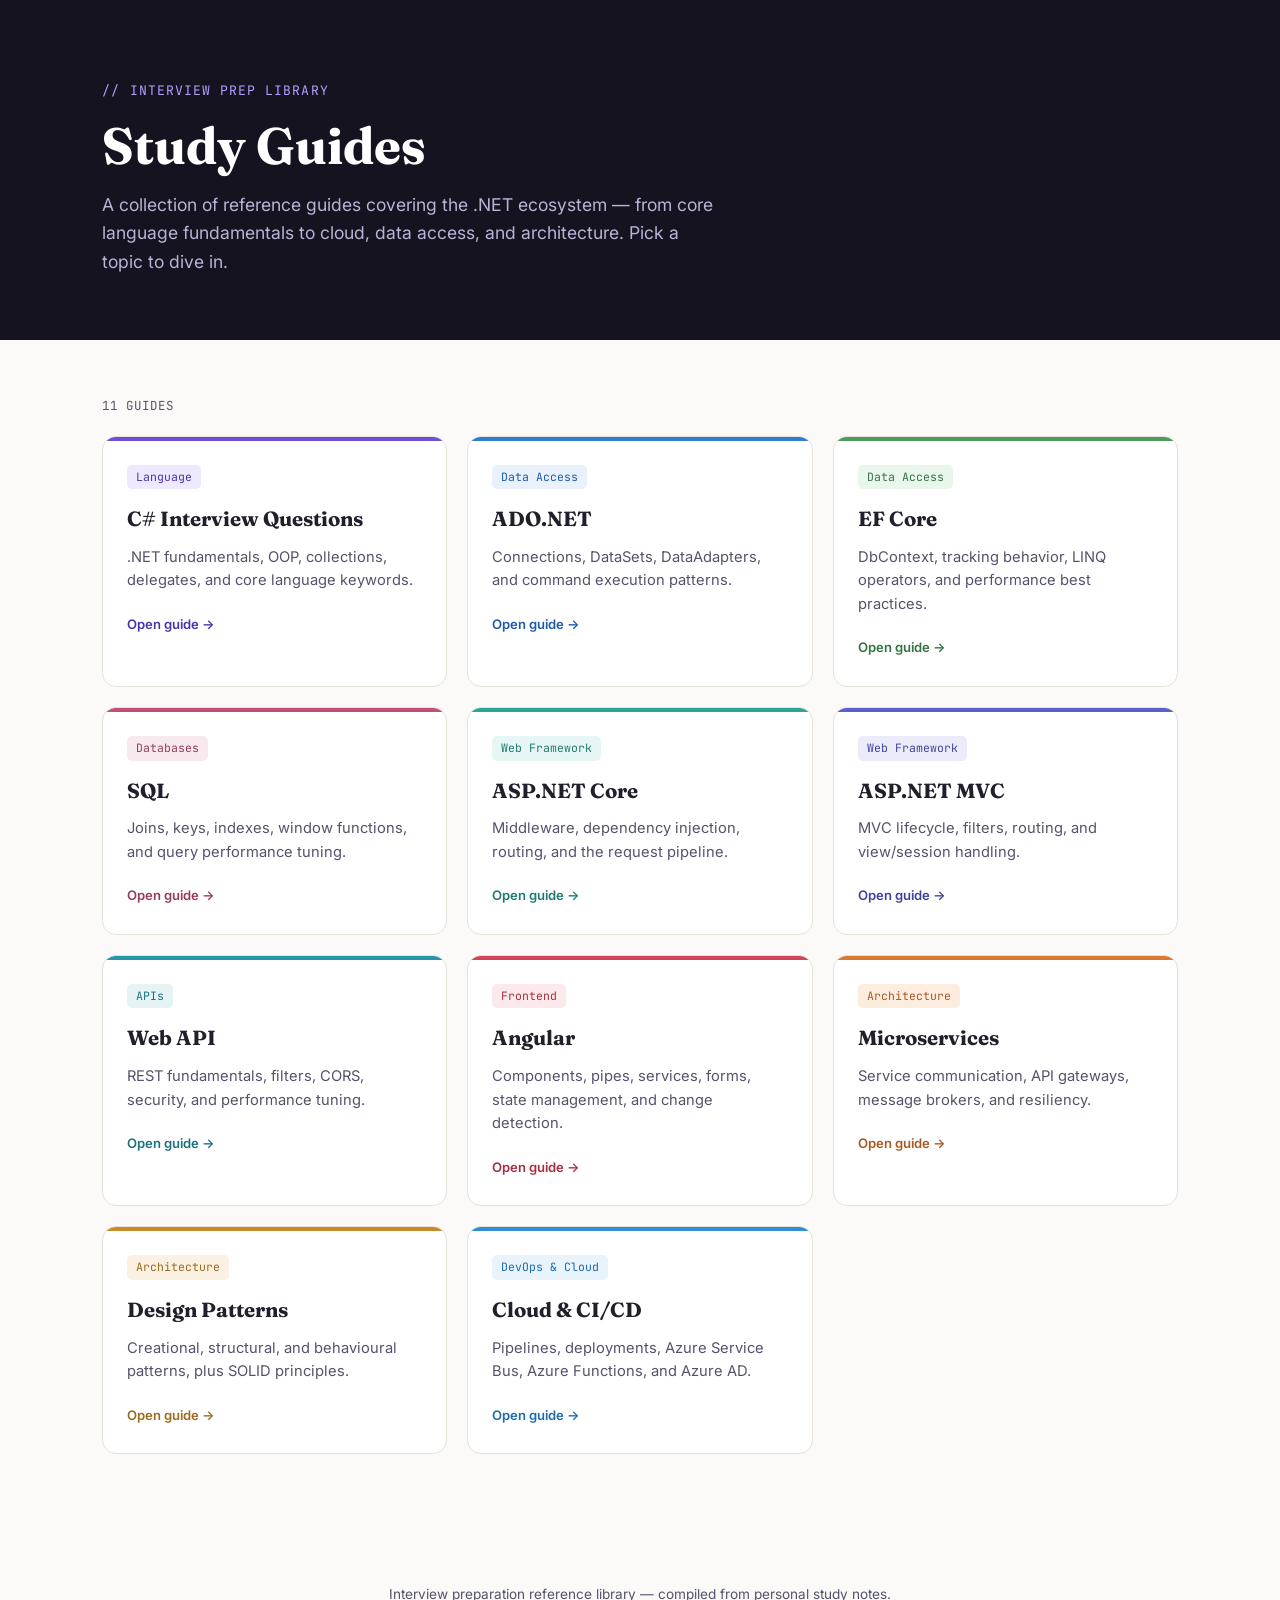
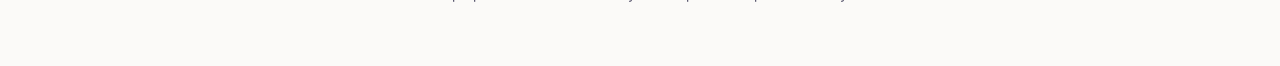
<file: index.html>
<!DOCTYPE html>
<html lang="en">
<head>
<meta charset="UTF-8">
<meta name="viewport" content="width=device-width, initial-scale=1.0">
<title>Interview Prep — Study Guides</title>
<link rel="preconnect" href="https://fonts.googleapis.com">
<link href="https://fonts.googleapis.com/css2?family=Fraunces:opsz,wght@9..144,500;9..144,700&family=Inter:wght@400;500;600;700&family=JetBrains+Mono:wght@400;500;600&display=swap" rel="stylesheet">
<style>
  :root{
    --bg: #fbfaf8;
    --panel: #14131f;
    --panel-soft: #1d1c2c;
    --ink: #201f2b;
    --ink-soft: #55536b;
    --rule: #e6e2da;
    --code-key: #b79bff;
  }
  *{box-sizing:border-box;}
  body{
    margin:0;
    background:var(--bg);
    color:var(--ink);
    font-family:'Inter', system-ui, sans-serif;
    line-height:1.6;
  }
  header.hero{
    background:var(--panel);
    color:#fff;
    padding:80px 8vw 64px;
  }
  header.hero .eyebrow{
    font-family:'JetBrains Mono', monospace;
    font-size:.82rem;
    color:var(--code-key);
    letter-spacing:.08em;
    text-transform:uppercase;
    margin-bottom:18px;
    display:block;
  }
  header.hero h1{
    font-family:'Fraunces', serif;
    font-weight:700;
    font-size:3.2rem;
    line-height:1.06;
    margin:0 0 18px;
    max-width:16ch;
  }
  header.hero p{
    color:#b8b4d6;
    font-size:1.1rem;
    max-width:56ch;
    margin:0;
  }
  .grid-wrap{
    padding:56px 8vw 100px;
    max-width:1280px;
    margin:0 auto;
  }
  .grid-label{
    font-family:'JetBrains Mono', monospace;
    font-size:.78rem;
    text-transform:uppercase;
    letter-spacing:.08em;
    color:var(--ink-soft);
    margin-bottom:20px;
    display:block;
  }
  .grid{
    display:grid;
    grid-template-columns:repeat(auto-fill, minmax(280px, 1fr));
    gap:20px;
  }
  .card{
    display:block;
    background:#fff;
    border:1px solid var(--rule);
    border-radius:14px;
    padding:26px 24px;
    text-decoration:none;
    color:inherit;
    position:relative;
    overflow:hidden;
    transition:transform .16s ease, box-shadow .16s ease, border-color .16s ease;
  }
  .card::before{
    content:"";
    position:absolute;
    top:0; left:0; right:0;
    height:4px;
    background:var(--accent);
  }
  .card:hover{
    transform:translateY(-3px);
    box-shadow:0 12px 28px rgba(20,19,31,.09);
    border-color:var(--accent);
  }
  .card .tag{
    font-family:'JetBrains Mono', monospace;
    font-size:.72rem;
    color:var(--accent-deep);
    background:var(--accent-soft);
    display:inline-block;
    padding:3px 9px;
    border-radius:5px;
    margin-bottom:14px;
  }
  .card h2{
    font-family:'Fraunces', serif;
    font-size:1.28rem;
    font-weight:700;
    margin:0 0 10px;
    color:var(--ink);
  }
  .card p{
    font-size:.92rem;
    color:var(--ink-soft);
    margin:0 0 18px;
  }
  .card .go{
    font-size:.82rem;
    font-weight:600;
    color:var(--accent-deep);
  }
  footer.site{
    text-align:center;
    color:var(--ink-soft);
    font-size:.85rem;
    padding:30px 8vw 60px;
  }
  @media (max-width:640px){
    header.hero{ padding:56px 6vw 44px; }
    header.hero h1{ font-size:2.2rem; }
    .grid-wrap{ padding:40px 6vw 80px; }
  }
</style>
</head>
<body>

<header class="hero">
  <span class="eyebrow">// Interview Prep Library</span>
  <h1>Study Guides</h1>
  <p>A collection of reference guides covering the .NET ecosystem — from core language fundamentals to cloud, data access, and architecture. Pick a topic to dive in.</p>
</header>

<div class="grid-wrap">
  <span class="grid-label">11 guides</span>
  <div class="grid">

    <a class="card" href="pages/csharp.html" style="--accent:#6c4fd6; --accent-deep:#4b34a8; --accent-soft:#efe9ff;">
      <span class="tag">Language</span>
      <h2>C# Interview Questions</h2>
      <p>.NET fundamentals, OOP, collections, delegates, and core language keywords.</p>
      <span class="go">Open guide &rarr;</span>
    </a>

    <a class="card" href="pages/ado-net.html" style="--accent:#2f7dd1; --accent-deep:#1f5aa8; --accent-soft:#e8f1fc;">
      <span class="tag">Data Access</span>
      <h2>ADO.NET</h2>
      <p>Connections, DataSets, DataAdapters, and command execution patterns.</p>
      <span class="go">Open guide &rarr;</span>
    </a>

    <a class="card" href="pages/ef-core.html" style="--accent:#4a9b5e; --accent-deep:#357245; --accent-soft:#e9f6ec;">
      <span class="tag">Data Access</span>
      <h2>EF Core</h2>
      <p>DbContext, tracking behavior, LINQ operators, and performance best practices.</p>
      <span class="go">Open guide &rarr;</span>
    </a>

    <a class="card" href="pages/sql.html" style="--accent:#c14f7a; --accent-deep:#953c5e; --accent-soft:#f8e9ef;">
      <span class="tag">Databases</span>
      <h2>SQL</h2>
      <p>Joins, keys, indexes, window functions, and query performance tuning.</p>
      <span class="go">Open guide &rarr;</span>
    </a>

    <a class="card" href="pages/aspnet-core.html" style="--accent:#2ea39a; --accent-deep:#1f7a73; --accent-soft:#e6f6f4;">
      <span class="tag">Web Framework</span>
      <h2>ASP.NET Core</h2>
      <p>Middleware, dependency injection, routing, and the request pipeline.</p>
      <span class="go">Open guide &rarr;</span>
    </a>

    <a class="card" href="pages/mvc.html" style="--accent:#5b5fc7; --accent-deep:#40439c; --accent-soft:#ecebfa;">
      <span class="tag">Web Framework</span>
      <h2>ASP.NET MVC</h2>
      <p>MVC lifecycle, filters, routing, and view/session handling.</p>
      <span class="go">Open guide &rarr;</span>
    </a>

    <a class="card" href="pages/web-api.html" style="--accent:#2696a8; --accent-deep:#1c7180; --accent-soft:#e5f3f5;">
      <span class="tag">APIs</span>
      <h2>Web API</h2>
      <p>REST fundamentals, filters, CORS, security, and performance tuning.</p>
      <span class="go">Open guide &rarr;</span>
    </a>

    <a class="card" href="pages/angular.html" style="--accent:#d1435a; --accent-deep:#a52f42; --accent-soft:#fbe9ec;">
      <span class="tag">Frontend</span>
      <h2>Angular</h2>
      <p>Components, pipes, services, forms, state management, and change detection.</p>
      <span class="go">Open guide &rarr;</span>
    </a>

    <a class="card" href="pages/microservices.html" style="--accent:#d97a34; --accent-deep:#a85923; --accent-soft:#fcedde;">
      <span class="tag">Architecture</span>
      <h2>Microservices</h2>
      <p>Service communication, API gateways, message brokers, and resiliency.</p>
      <span class="go">Open guide &rarr;</span>
    </a>

    <a class="card" href="pages/design-patterns.html" style="--accent:#c98a2b; --accent-deep:#9c6a1e; --accent-soft:#faf1e3;">
      <span class="tag">Architecture</span>
      <h2>Design Patterns</h2>
      <p>Creational, structural, and behavioural patterns, plus SOLID principles.</p>
      <span class="go">Open guide &rarr;</span>
    </a>

    <a class="card" href="pages/cloud-cicd.html" style="--accent:#2f8fd1; --accent-deep:#1f6aa8; --accent-soft:#e8f3fc;">
      <span class="tag">DevOps &amp; Cloud</span>
      <h2>Cloud &amp; CI/CD</h2>
      <p>Pipelines, deployments, Azure Service Bus, Azure Functions, and Azure AD.</p>
      <span class="go">Open guide &rarr;</span>
    </a>

  </div>
</div>

<footer class="site">Interview preparation reference library — compiled from personal study notes.</footer>

</body>
</html>
</file>
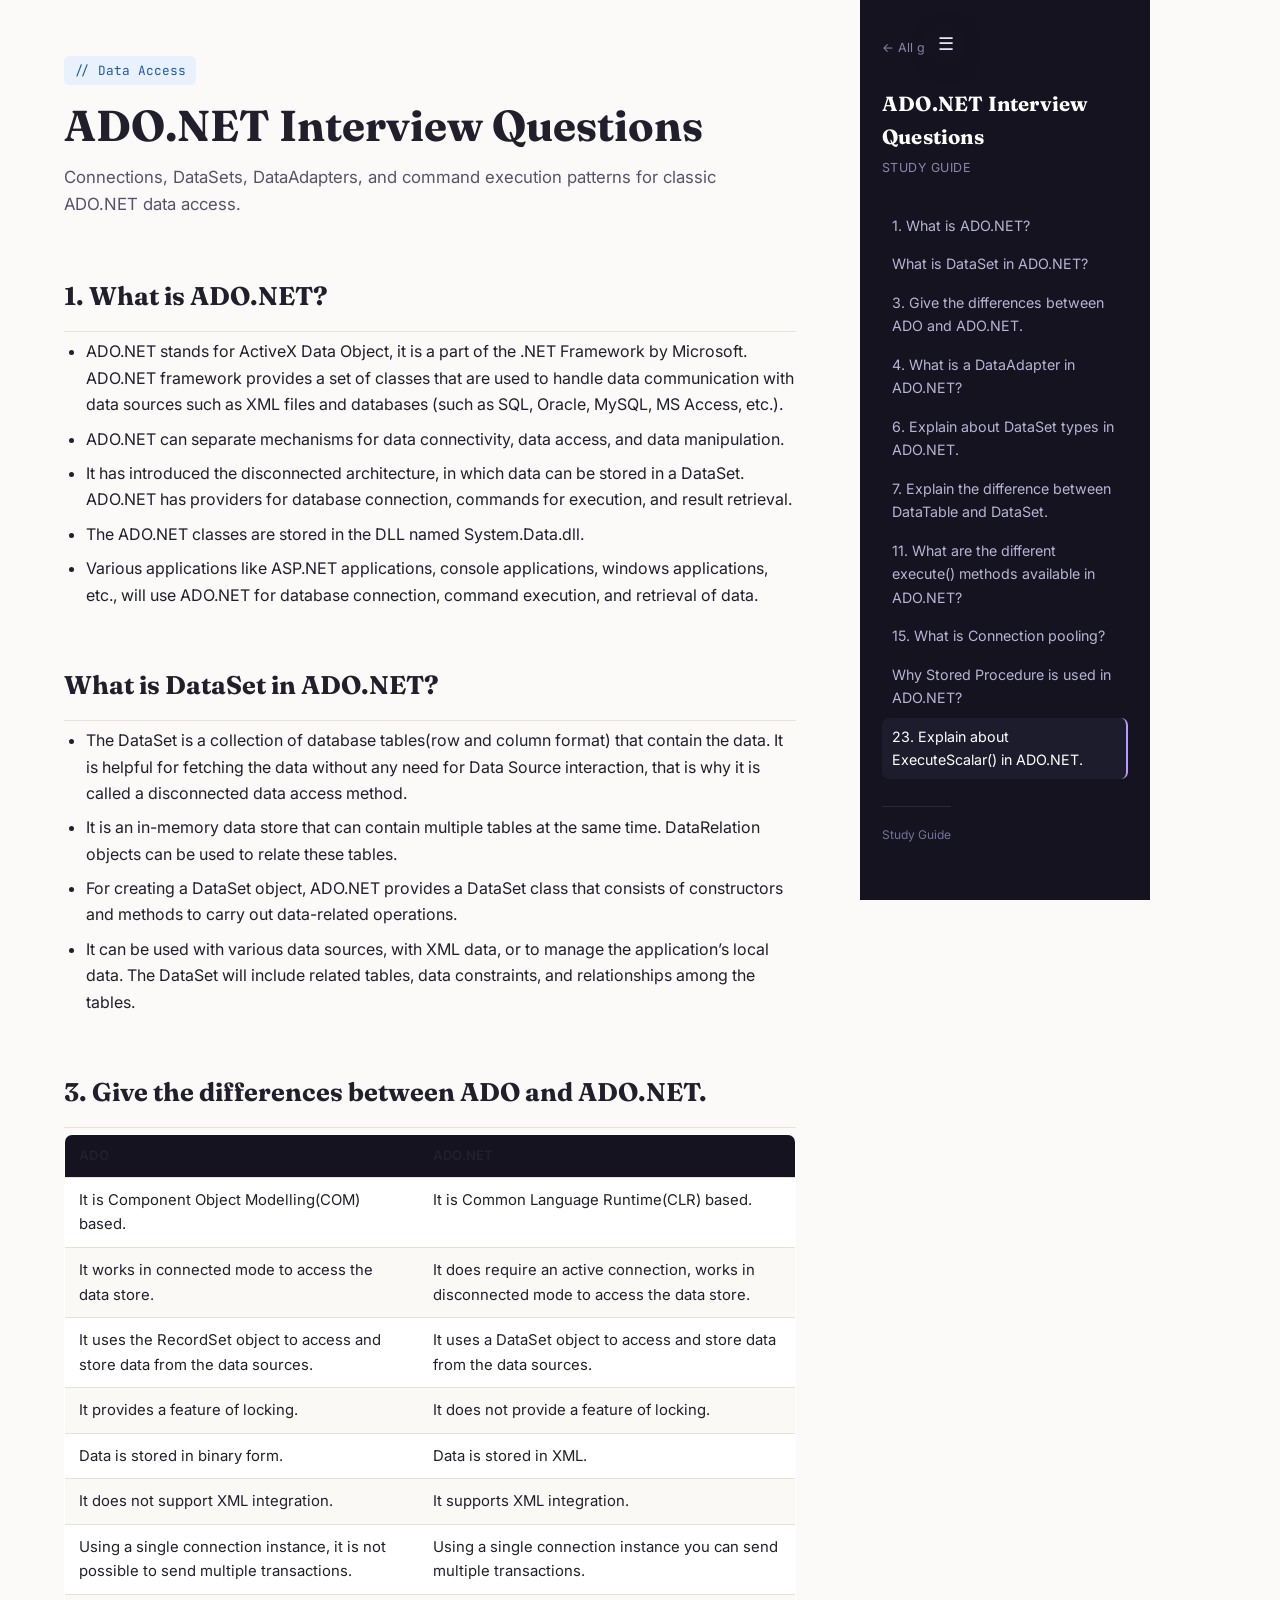
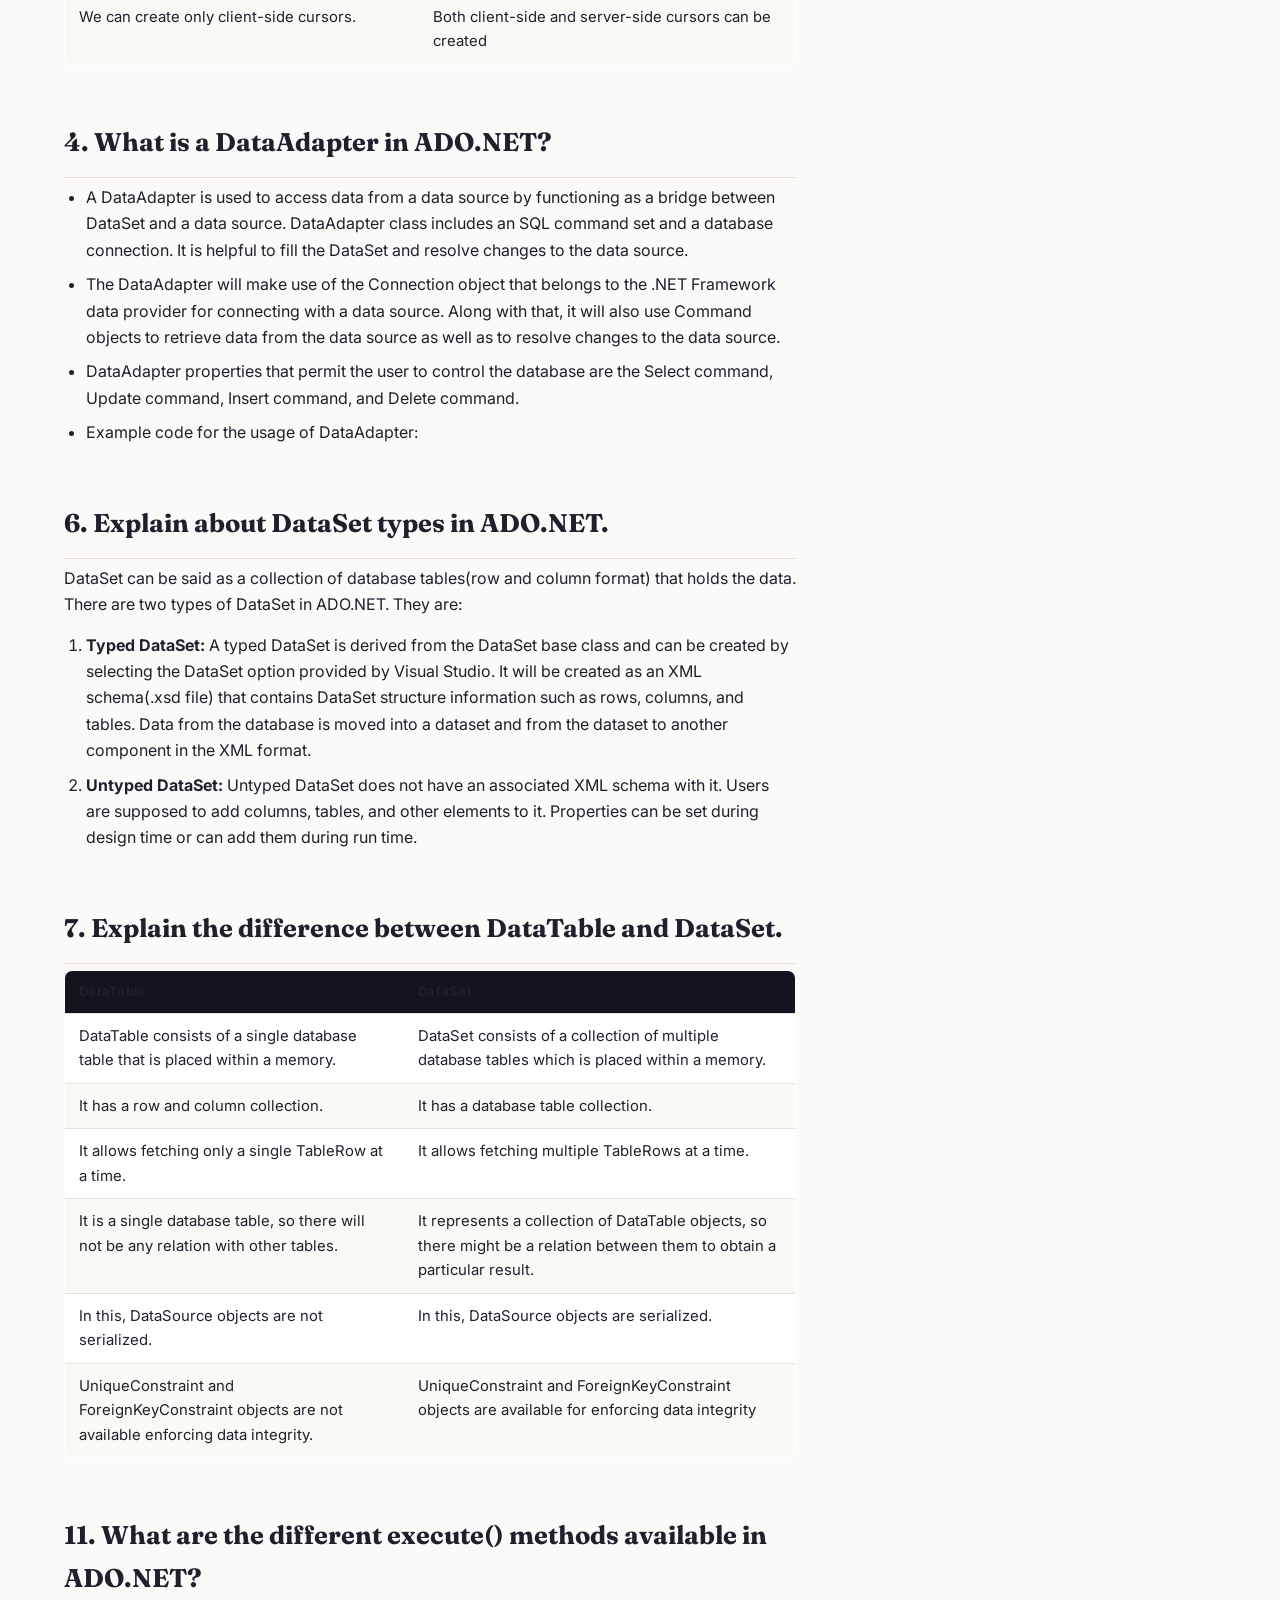
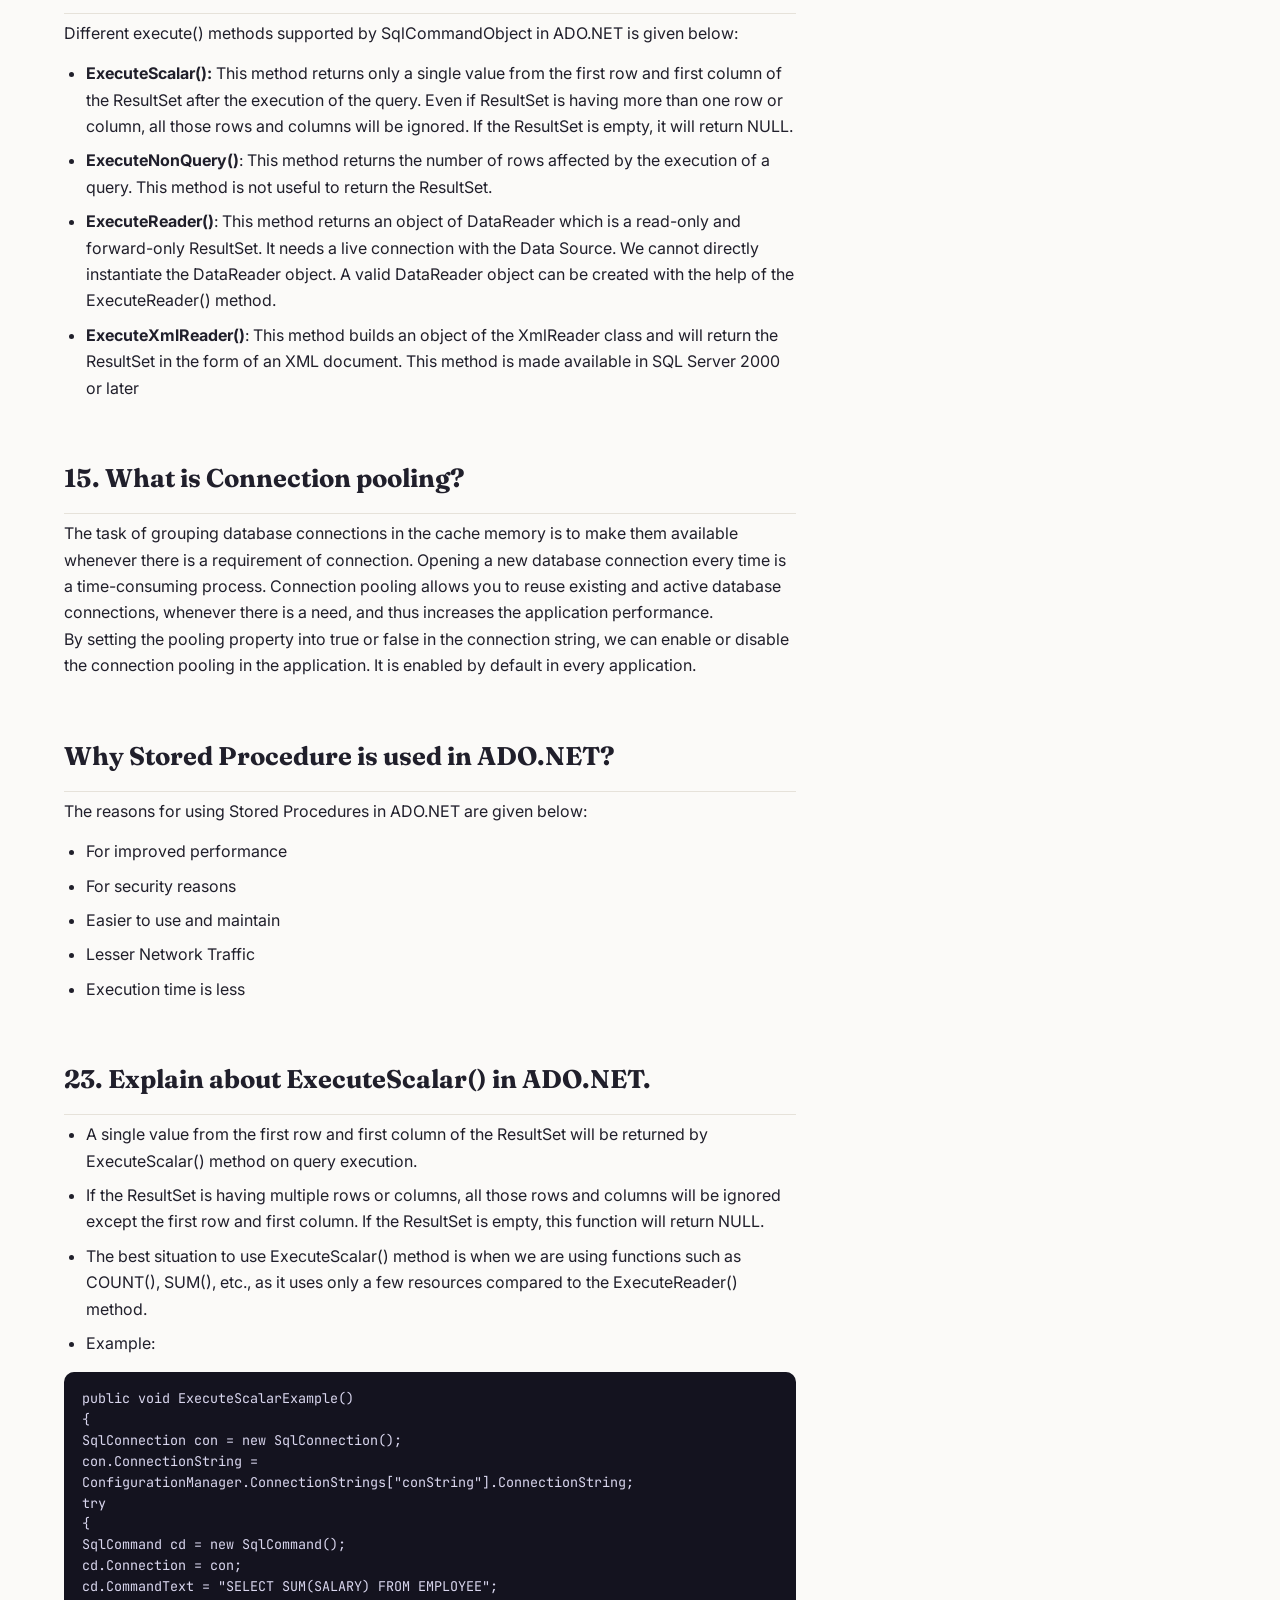
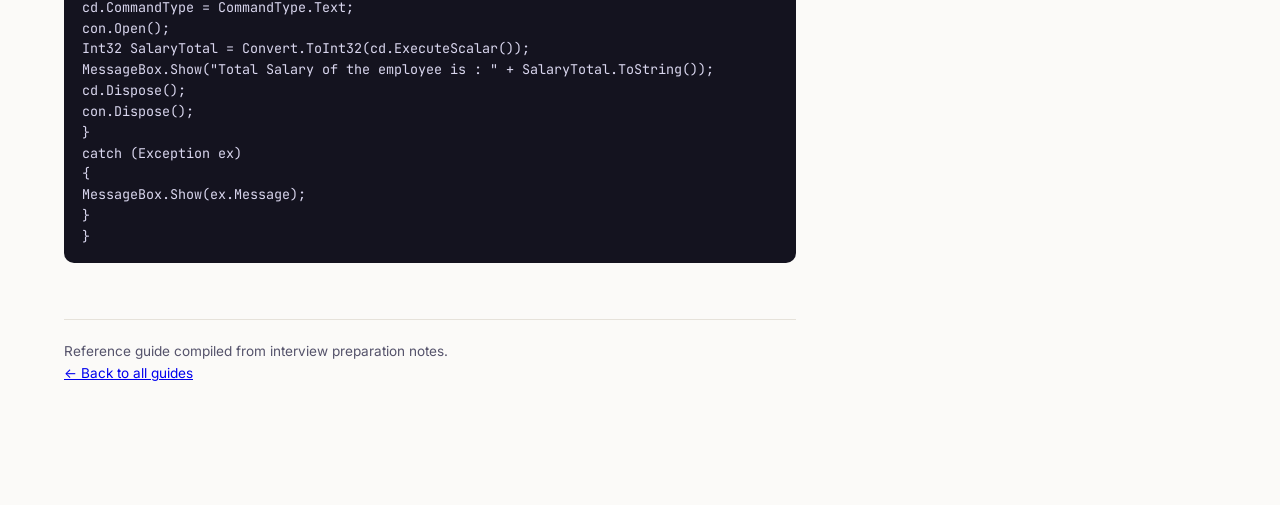
<file: pages/ado-net.html>
<!DOCTYPE html>
<html lang="en">
<head>
<meta charset="UTF-8">
<meta name="viewport" content="width=device-width, initial-scale=1.0">
<title>ADO.NET Interview Questions — Interview Prep</title>
<link rel="preconnect" href="https://fonts.googleapis.com">
<link href="https://fonts.googleapis.com/css2?family=Fraunces:opsz,wght@9..144,500;9..144,700&family=Inter:wght@400;500;600;700&family=JetBrains+Mono:wght@400;500;600&display=swap" rel="stylesheet">
<link rel="stylesheet" href="../assets/style.css">
<style>
  :root {
    --accent: #2f7dd1;
    --accent-deep: #1f5aa8;
    --accent-soft: #e8f1fc;
  }
</style>
</head>
<body>
<button class="nav-toggle" id="navToggle" aria-label="Toggle navigation" title="Toggle navigation">&#9776;</button>
<div class="shell">

  <main>
    <header class="hero">
      <span class="eyebrow">// Data Access</span>
      <h1>ADO.NET Interview Questions</h1>
      <p>Connections, DataSets, DataAdapters, and command execution patterns for classic ADO.NET data access.</p>
    </header>

    <section class="topic" id="what-is-ado.net">
      <h2>1. What is ADO.NET?</h2>
<ul>
<li><p>ADO.NET stands for ActiveX Data Object, it is a part of the .NET Framework by Microsoft. ADO.NET framework provides a set of classes that are used to handle data communication with data sources such as XML files and databases (such as SQL, Oracle, MySQL, MS Access, etc.).</p></li>
<li><p>ADO.NET can separate mechanisms for data connectivity, data access, and data manipulation.</p></li>
<li><p>It has introduced the disconnected architecture, in which data can be stored in a DataSet. ADO.NET has providers for database connection, commands for execution, and result retrieval.</p></li>
<li><p>The ADO.NET classes are stored in the DLL named System.Data.dll.</p></li>
<li><p>Various applications like ASP.NET applications, console applications, windows applications, etc., will use ADO.NET for database connection, command execution, and retrieval of data.</p></li>
</ul>
    </section>

    <section class="topic" id="what-is-dataset-in-ado.net">
      <h2>What is DataSet in ADO.NET?</h2>
<ul>
<li><p>The DataSet is a collection of database tables(row and column format) that contain the data. It is helpful for fetching the data without any need for Data Source interaction, that is why it is called a disconnected data access method.</p></li>
<li><p>It is an in-memory data store that can contain multiple tables at the same time. DataRelation objects can be used to relate these tables.</p></li>
<li><p>For creating a DataSet object, ADO.NET provides a DataSet class that consists of constructors and methods to carry out data-related operations.</p></li>
<li><p>It can be used with various data sources, with XML data, or to manage the application’s local data. The DataSet will include related tables, data constraints, and relationships among the tables.</p></li>
</ul>
    </section>

    <section class="topic" id="give-the-differences-between-ado-and-ado.net.">
      <h2>3. Give the differences between ADO and ADO.NET.</h2>
<table>
<colgroup>
<col style="width: 48%"/>
<col style="width: 51%"/>
</colgroup>
<thead>
<tr class="header">
<th><strong>ADO</strong></th>
<th><strong>ADO.NET</strong></th>
</tr>
</thead>
<tbody>
<tr class="odd">
<td>It is Component Object Modelling(COM) based.</td>
<td>It is Common Language Runtime(CLR) based.</td>
</tr>
<tr class="even">
<td>It works in connected mode to access the data store.</td>
<td>It does require an active connection, works in disconnected mode to access the data store.</td>
</tr>
<tr class="odd">
<td>It uses the RecordSet object to access and store data from the data sources.</td>
<td>It uses a DataSet object to access and store data from the data sources.</td>
</tr>
<tr class="even">
<td>It provides a feature of locking.</td>
<td>It does not provide a feature of locking.</td>
</tr>
<tr class="odd">
<td>Data is stored in binary form.</td>
<td>Data is stored in XML.</td>
</tr>
<tr class="even">
<td>It does not support XML integration.</td>
<td>It supports XML integration.</td>
</tr>
<tr class="odd">
<td>Using a single connection instance, it is not possible to send multiple transactions.</td>
<td>Using a single connection instance you can send multiple transactions.</td>
</tr>
<tr class="even">
<td>We can create only client-side cursors.</td>
<td>Both client-side and server-side cursors can be created</td>
</tr>
</tbody>
</table>
    </section>

    <section class="topic" id="what-is-a-dataadapter-in-ado.net">
      <h2>4. What is a DataAdapter in ADO.NET?</h2>
<ul>
<li><p>A DataAdapter is used to access data from a data source by functioning as a bridge between DataSet and a data source. DataAdapter class includes an SQL command set and a database connection. It is helpful to fill the DataSet and resolve changes to the data source.</p></li>
<li><p>The DataAdapter will make use of the Connection object that belongs to the .NET Framework data provider for connecting with a data source. Along with that, it will also use Command objects to retrieve data from the data source as well as to resolve changes to the data source.</p></li>
<li><p>DataAdapter properties that permit the user to control the database are the Select command, Update command, Insert command, and Delete command.</p></li>
<li><p>Example code for the usage of DataAdapter:</p></li>
</ul>
    </section>

    <section class="topic" id="explain-about-dataset-types-in-ado.net.">
      <h2>6. Explain about DataSet types in ADO.NET.</h2>
<p>DataSet can be said as a collection of database tables(row and column format) that holds the data. There are two types of DataSet in ADO.NET. They are:</p>
<ol type="1">
<li><p><strong>Typed DataSet:</strong> A typed DataSet is derived from the DataSet base class and can be created by selecting the DataSet option provided by Visual Studio. It will be created as an XML schema(.xsd file) that contains DataSet structure information such as rows, columns, and tables. Data from the database is moved into a dataset and from the dataset to another component in the XML format.</p></li>
<li><p><strong>Untyped DataSet:</strong> Untyped DataSet does not have an associated XML schema with it. Users are supposed to add columns, tables, and other elements to it. Properties can be set during design time or can add them during run time.</p></li>
</ol>
    </section>

    <section class="topic" id="explain-the-difference-between-datatable-and-dataset.">
      <h2>7. Explain the difference between DataTable and DataSet.</h2>
<table>
<colgroup>
<col style="width: 46%"/>
<col style="width: 53%"/>
</colgroup>
<thead>
<tr class="header">
<th><strong>DataTable</strong></th>
<th><strong>DataSet</strong></th>
</tr>
</thead>
<tbody>
<tr class="odd">
<td>DataTable consists of a single database table that is placed within a memory.</td>
<td>DataSet consists of a collection of multiple database tables which is placed within a memory.</td>
</tr>
<tr class="even">
<td>It has a row and column collection.</td>
<td>It has a database table collection.</td>
</tr>
<tr class="odd">
<td>It allows fetching only a single TableRow at a time.</td>
<td>It allows fetching multiple TableRows at a time.</td>
</tr>
<tr class="even">
<td>It is a single database table, so there will not be any relation with other tables.</td>
<td>It represents a collection of DataTable objects, so there might be a relation between them to obtain a particular result.</td>
</tr>
<tr class="odd">
<td>In this, DataSource objects are not serialized.</td>
<td>In this, DataSource objects are serialized.</td>
</tr>
<tr class="even">
<td>UniqueConstraint and ForeignKeyConstraint objects are not available enforcing data integrity.</td>
<td>UniqueConstraint and ForeignKeyConstraint objects are available for enforcing data integrity</td>
</tr>
</tbody>
</table>
    </section>

    <section class="topic" id="what-are-the-different-execute-methods-available-in-ado.net">
      <h2>11. What are the different execute() methods available in ADO.NET?</h2>
<p>Different execute() methods supported by SqlCommandObject in ADO.NET is given below:</p>
<ul>
<li><p><strong>ExecuteScalar():</strong> This method returns only a single value from the first row and first column of the ResultSet after the execution of the query. Even if ResultSet is having more than one row or column, all those rows and columns will be ignored. If the ResultSet is empty, it will return NULL.</p></li>
<li><p><strong>ExecuteNonQuery()</strong>: This method returns the number of rows affected by the execution of a query. This method is not useful to return the ResultSet.</p></li>
<li><p><strong>ExecuteReader()</strong>: This method returns an object of DataReader which is a read-only and forward-only ResultSet. It needs a live connection with the Data Source. We cannot directly instantiate the DataReader object. A valid DataReader object can be created with the help of the ExecuteReader() method.</p></li>
<li><p><strong>ExecuteXmlReader()</strong>: This method builds an object of the XmlReader class and will return the ResultSet in the form of an XML document. This method is made available in SQL Server 2000 or later</p></li>
</ul>
    </section>

    <section class="topic" id="what-is-connection-pooling">
      <h2>15. What is Connection pooling?</h2>
<p>The task of grouping database connections in the cache memory is to make them available whenever there is a requirement of connection. Opening a new database connection every time is a time-consuming process. Connection pooling allows you to reuse existing and active database connections, whenever there is a need, and thus increases the application performance.<br/>
By setting the pooling property into true or false in the connection string, we can enable or disable the connection pooling in the application. It is enabled by default in every application.</p>
    </section>

    <section class="topic" id="why-stored-procedure-is-used-in-ado.net">
      <h2>Why Stored Procedure is used in ADO.NET?</h2>
<p>The reasons for using Stored Procedures in ADO.NET are given below:</p>
<ul>
<li><p>For improved performance</p></li>
<li><p>For security reasons</p></li>
<li><p>Easier to use and maintain</p></li>
<li><p>Lesser Network Traffic</p></li>
<li><p>Execution time is less</p></li>
</ul>
    </section>

    <section class="topic" id="explain-about-executescalar-in-ado.net.">
      <h2>23. Explain about ExecuteScalar() in ADO.NET.</h2>
<ul>
<li><p>A single value from the first row and first column of the ResultSet will be returned by ExecuteScalar() method on query execution.</p></li>
<li><p>If the ResultSet is having multiple rows or columns, all those rows and columns will be ignored except the first row and first column. If the ResultSet is empty, this function will return NULL.</p></li>
<li><p>The best situation to use ExecuteScalar() method is when we are using functions such as COUNT(), SUM(), etc., as it uses only a few resources compared to the ExecuteReader() method.</p></li>
<li><p>Example:</p></li>
</ul>
<pre><code>public void ExecuteScalarExample()
{
SqlConnection con = new SqlConnection();
con.ConnectionString = ConfigurationManager.ConnectionStrings["conString"].ConnectionString;
try
{
SqlCommand cd = new SqlCommand();
cd.Connection = con;
cd.CommandText = "SELECT SUM(SALARY) FROM EMPLOYEE";
cd.CommandType = CommandType.Text;
con.Open();
Int32 SalaryTotal = Convert.ToInt32(cd.ExecuteScalar());
MessageBox.Show("Total Salary of the employee is : " + SalaryTotal.ToString());
cd.Dispose();
con.Dispose();
}
catch (Exception ex)
{
MessageBox.Show(ex.Message);
}
}</code></pre>
    </section>

    <footer>
      Reference guide compiled from interview preparation notes.
      <br><a href="../index.html">&larr; Back to all guides</a>
    </footer>
  </main>

  <nav class="toc" id="toc">
    <a href="../index.html" class="back">&larr; All guides</a>
    <div class="brand">ADO.NET Interview Questions</div>
    <div class="sub">Study Guide</div>
    <a href="#what-is-ado.net">1. What is ADO.NET?</a>
    <a href="#what-is-dataset-in-ado.net">What is DataSet in ADO.NET?</a>
    <a href="#give-the-differences-between-ado-and-ado.net.">3. Give the differences between ADO and ADO.NET.</a>
    <a href="#what-is-a-dataadapter-in-ado.net">4. What is a DataAdapter in ADO.NET?</a>
    <a href="#explain-about-dataset-types-in-ado.net.">6. Explain about DataSet types in ADO.NET.</a>
    <a href="#explain-the-difference-between-datatable-and-dataset.">7. Explain the difference between DataTable and DataSet.</a>
    <a href="#what-are-the-different-execute-methods-available-in-ado.net">11. What are the different execute() methods available in ADO.NET?</a>
    <a href="#what-is-connection-pooling">15. What is Connection pooling?</a>
    <a href="#why-stored-procedure-is-used-in-ado.net">Why Stored Procedure is used in ADO.NET?</a>
    <a href="#explain-about-executescalar-in-ado.net.">23. Explain about ExecuteScalar() in ADO.NET.</a>
    <div class="count">Study Guide</div>
  </nav>
</div>
<script src="../assets/toc.js"></script>
</body>
</html>
</file>
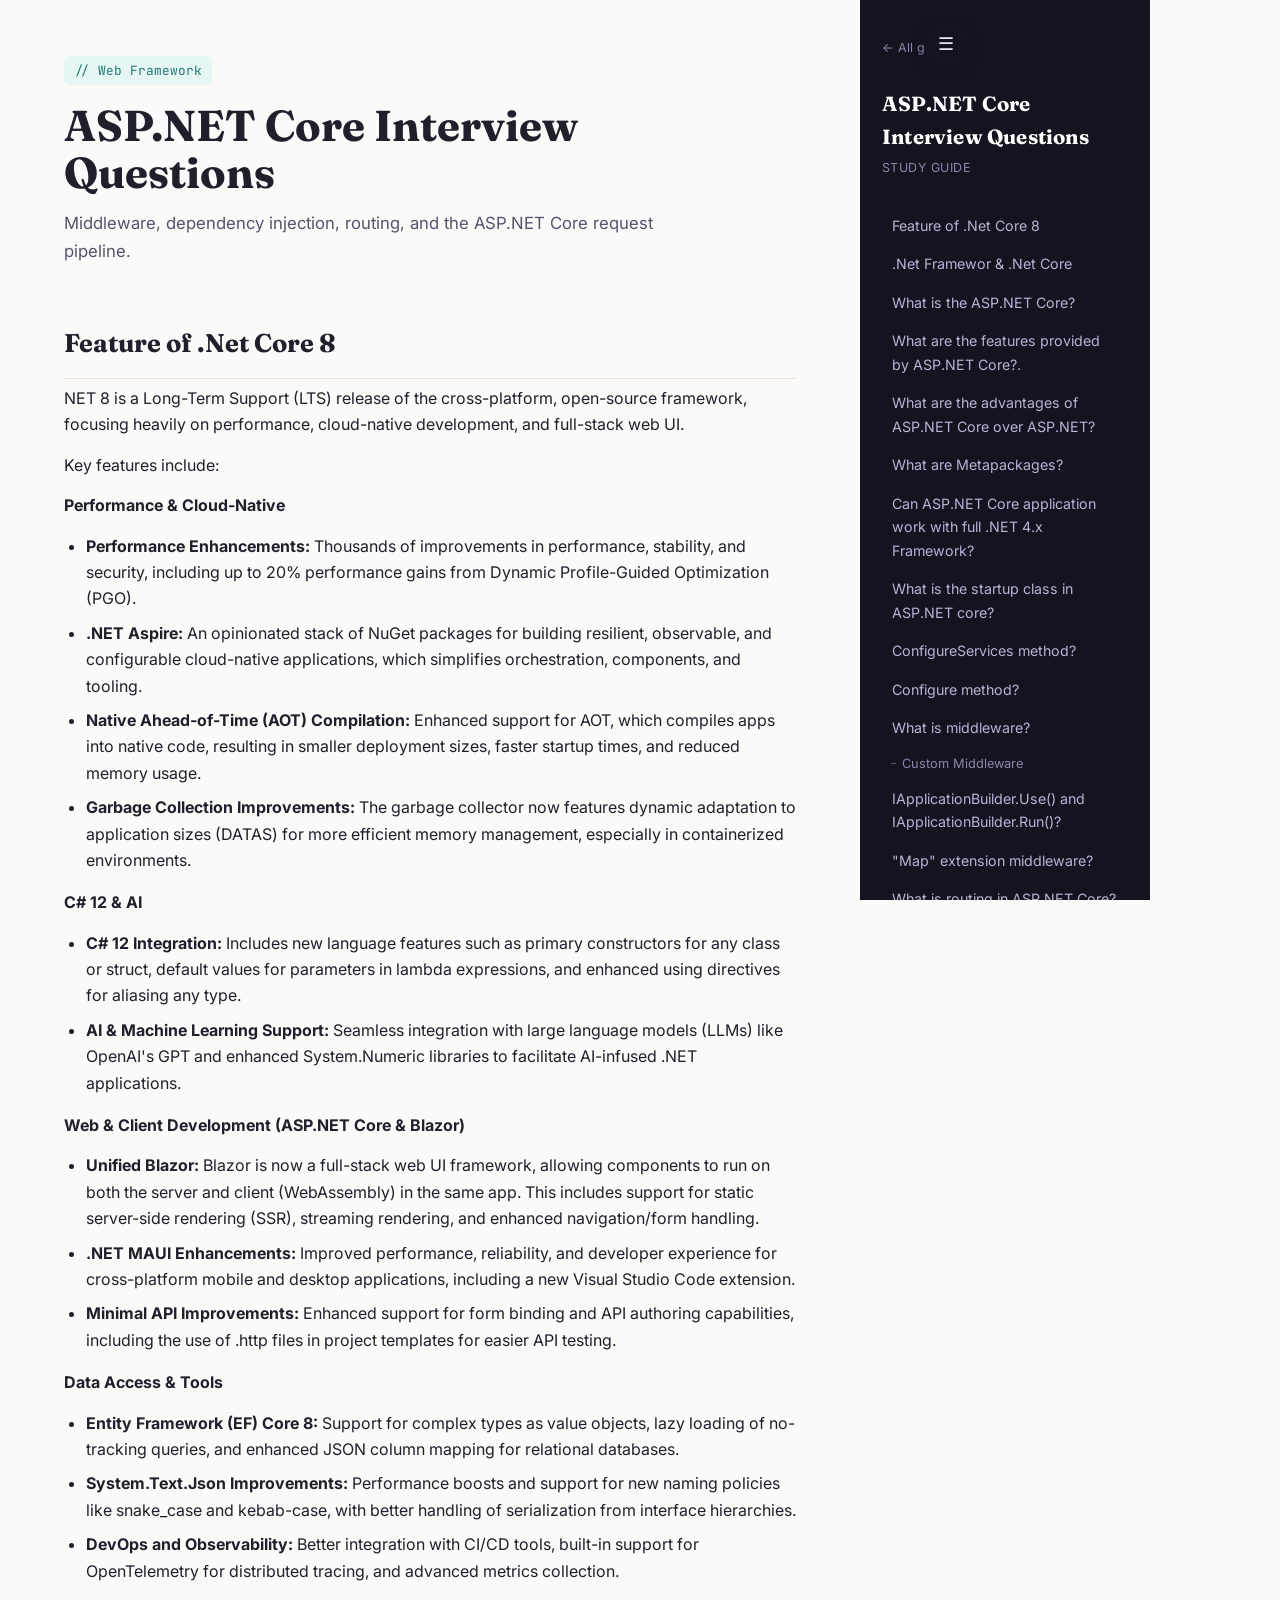
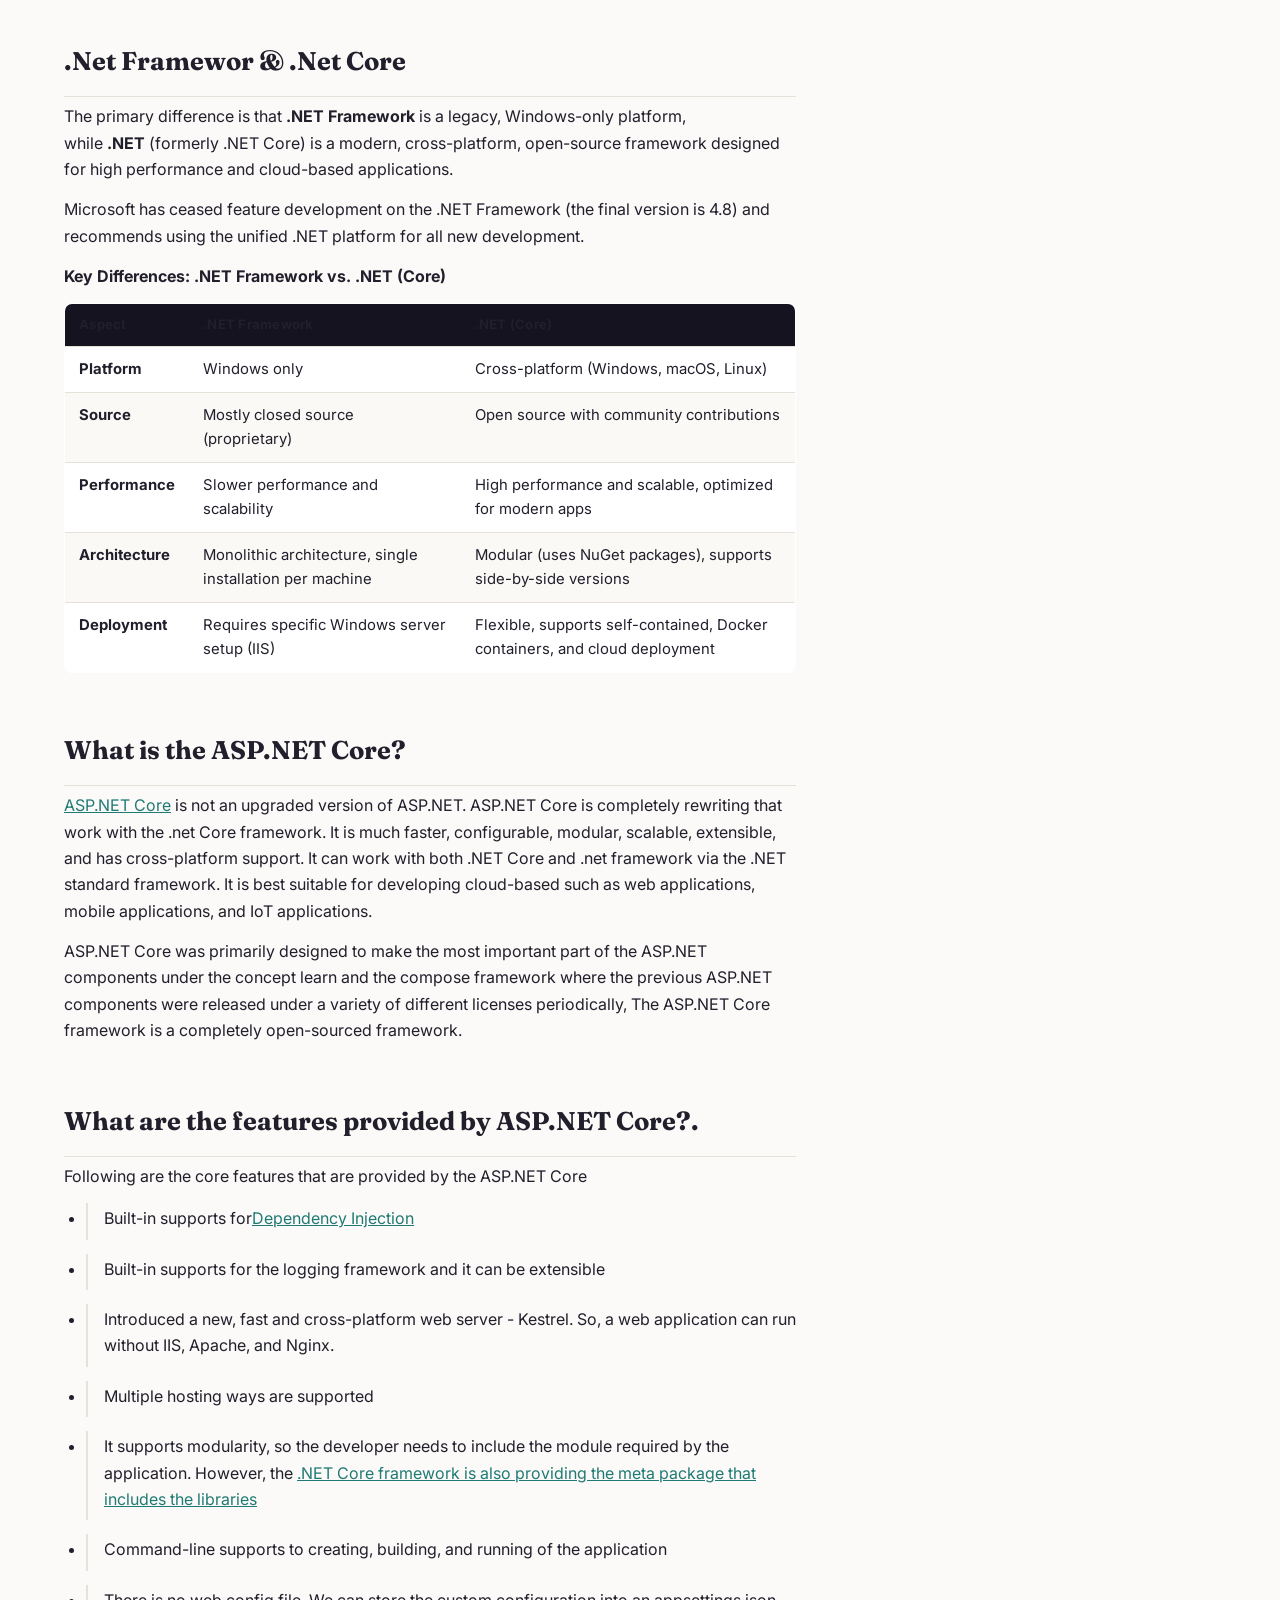
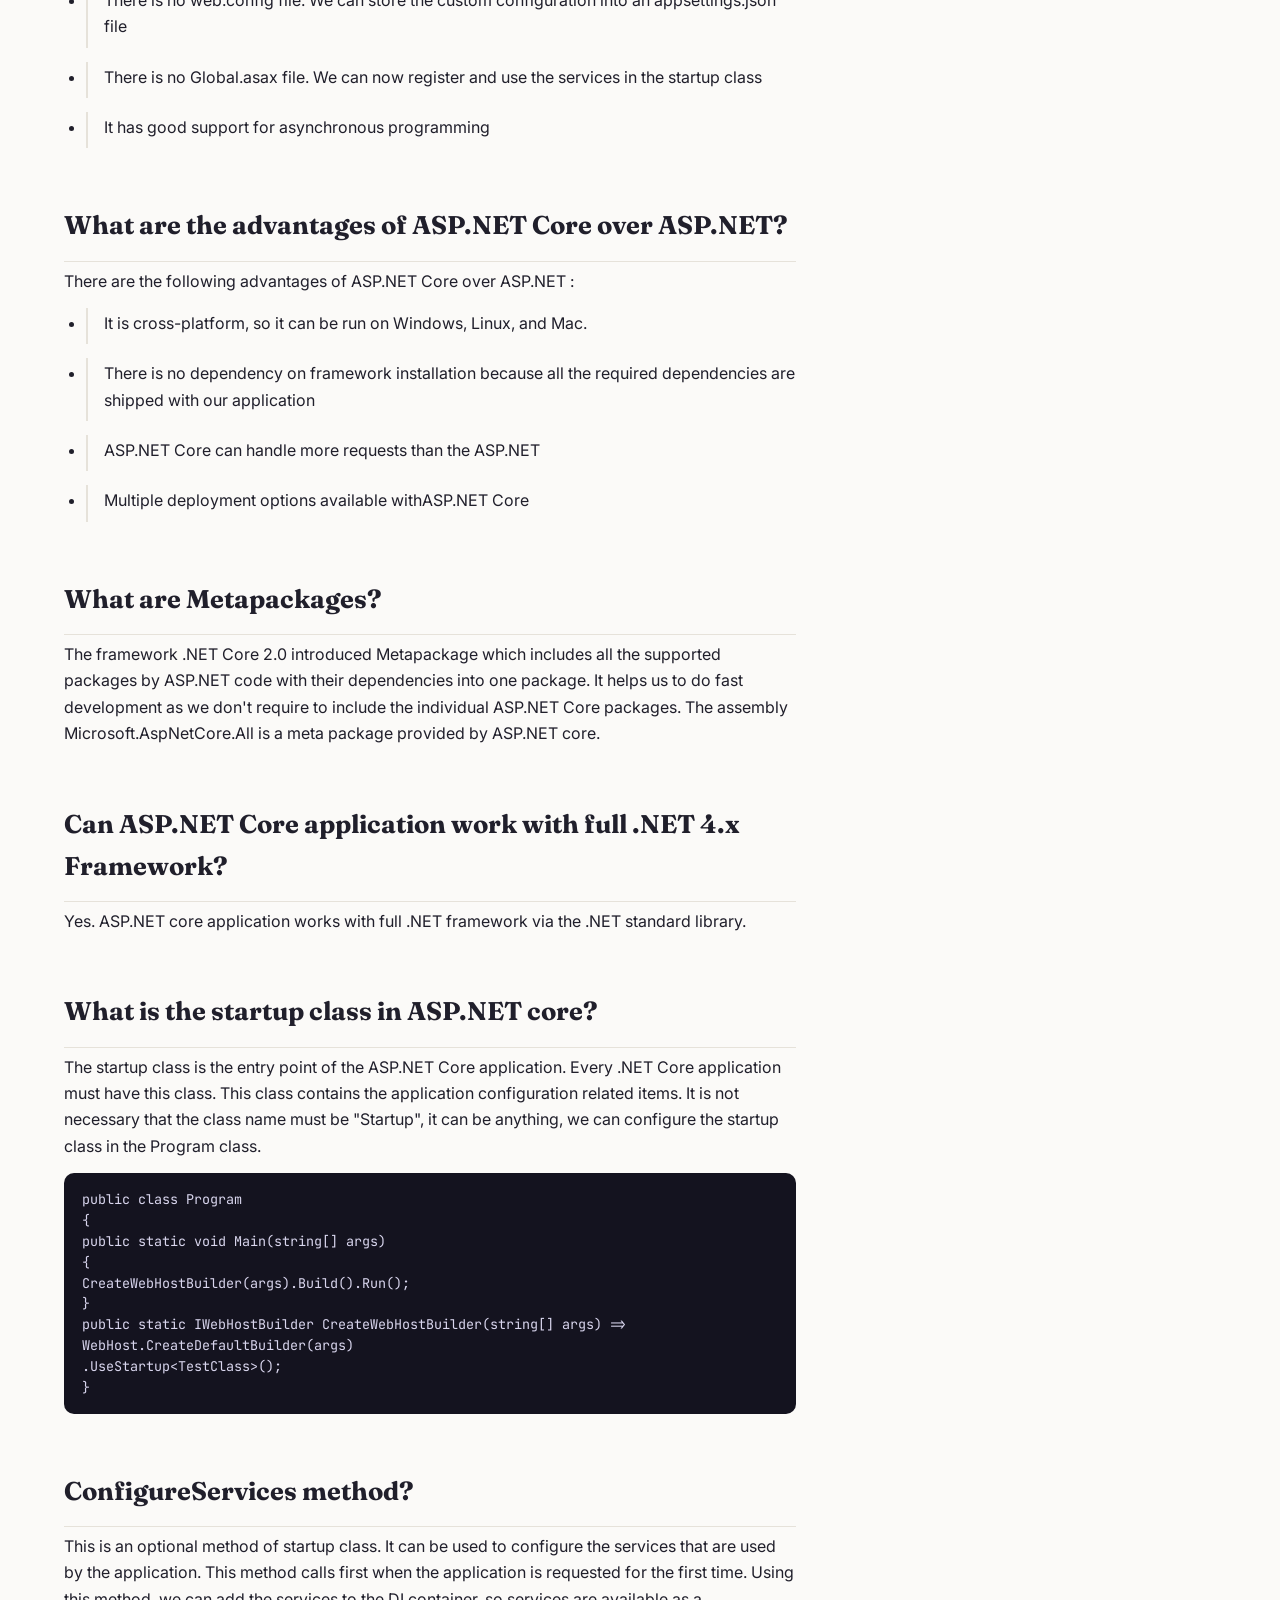
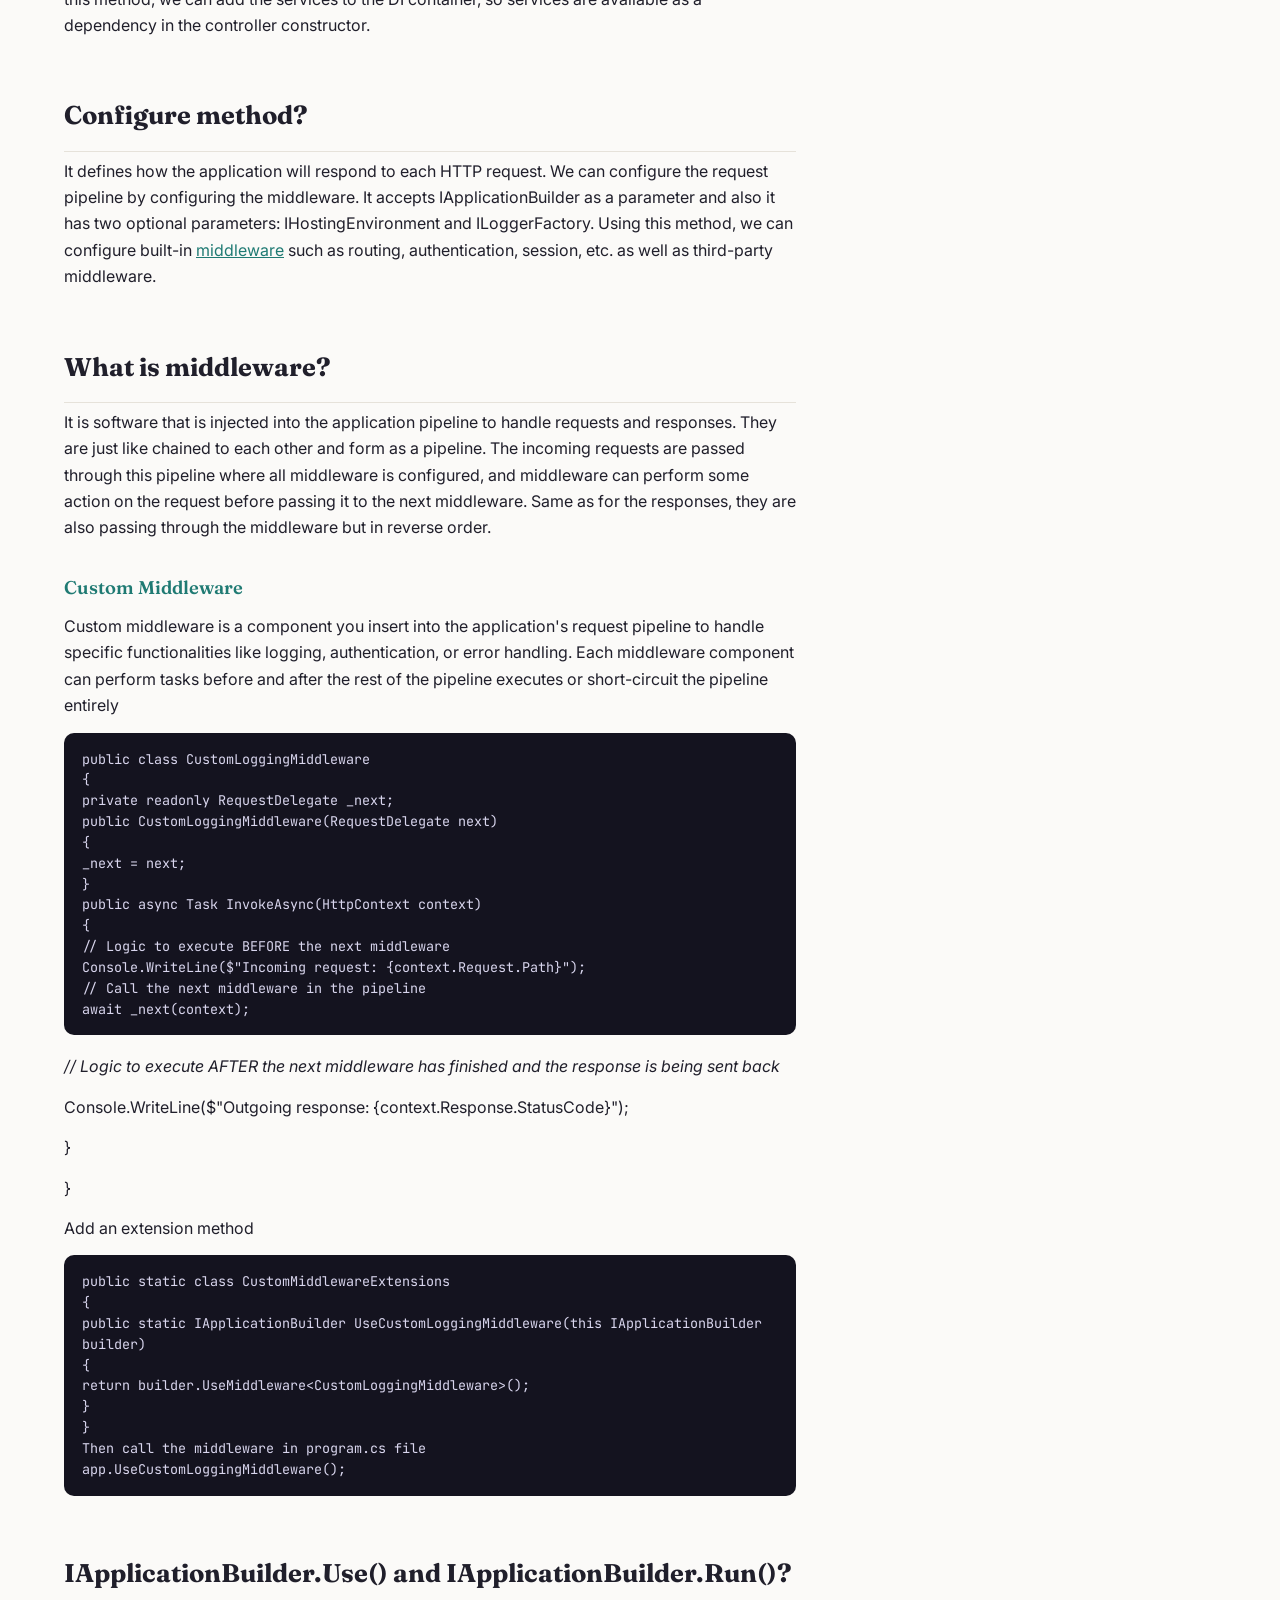
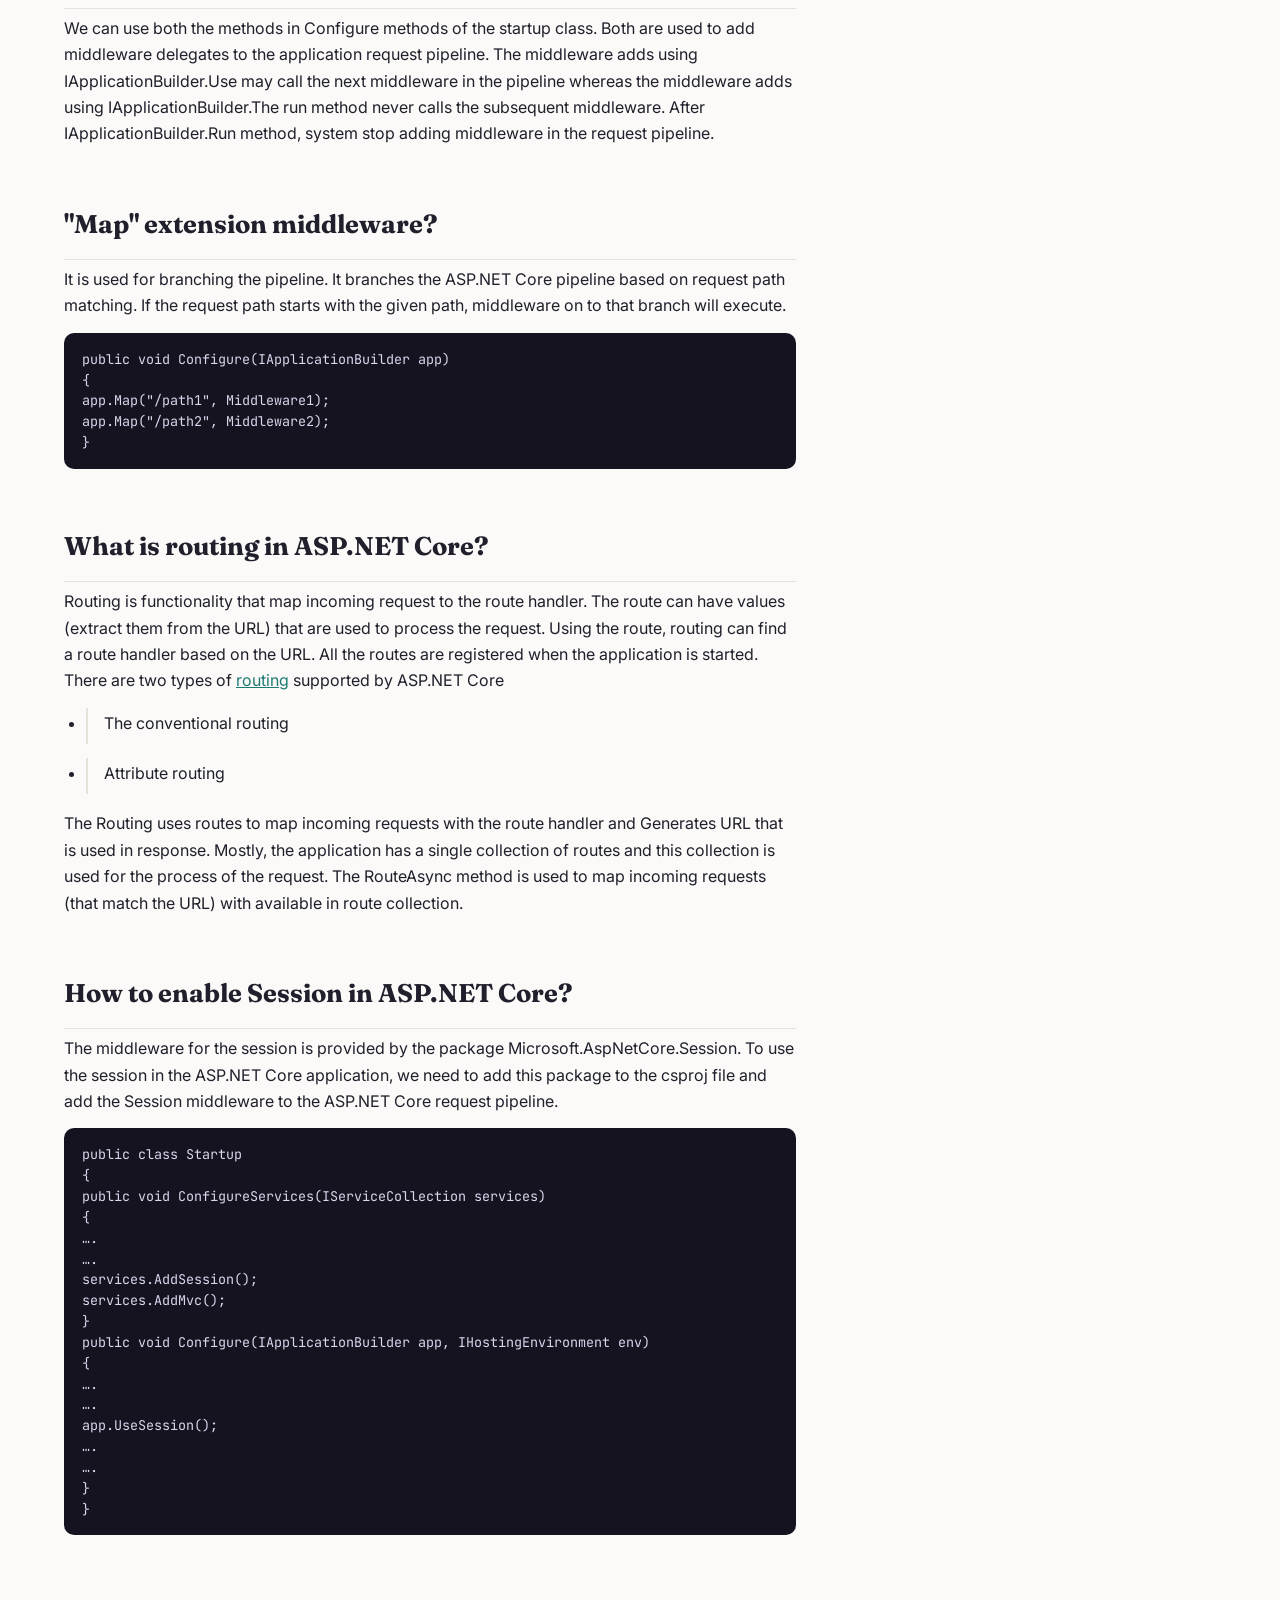
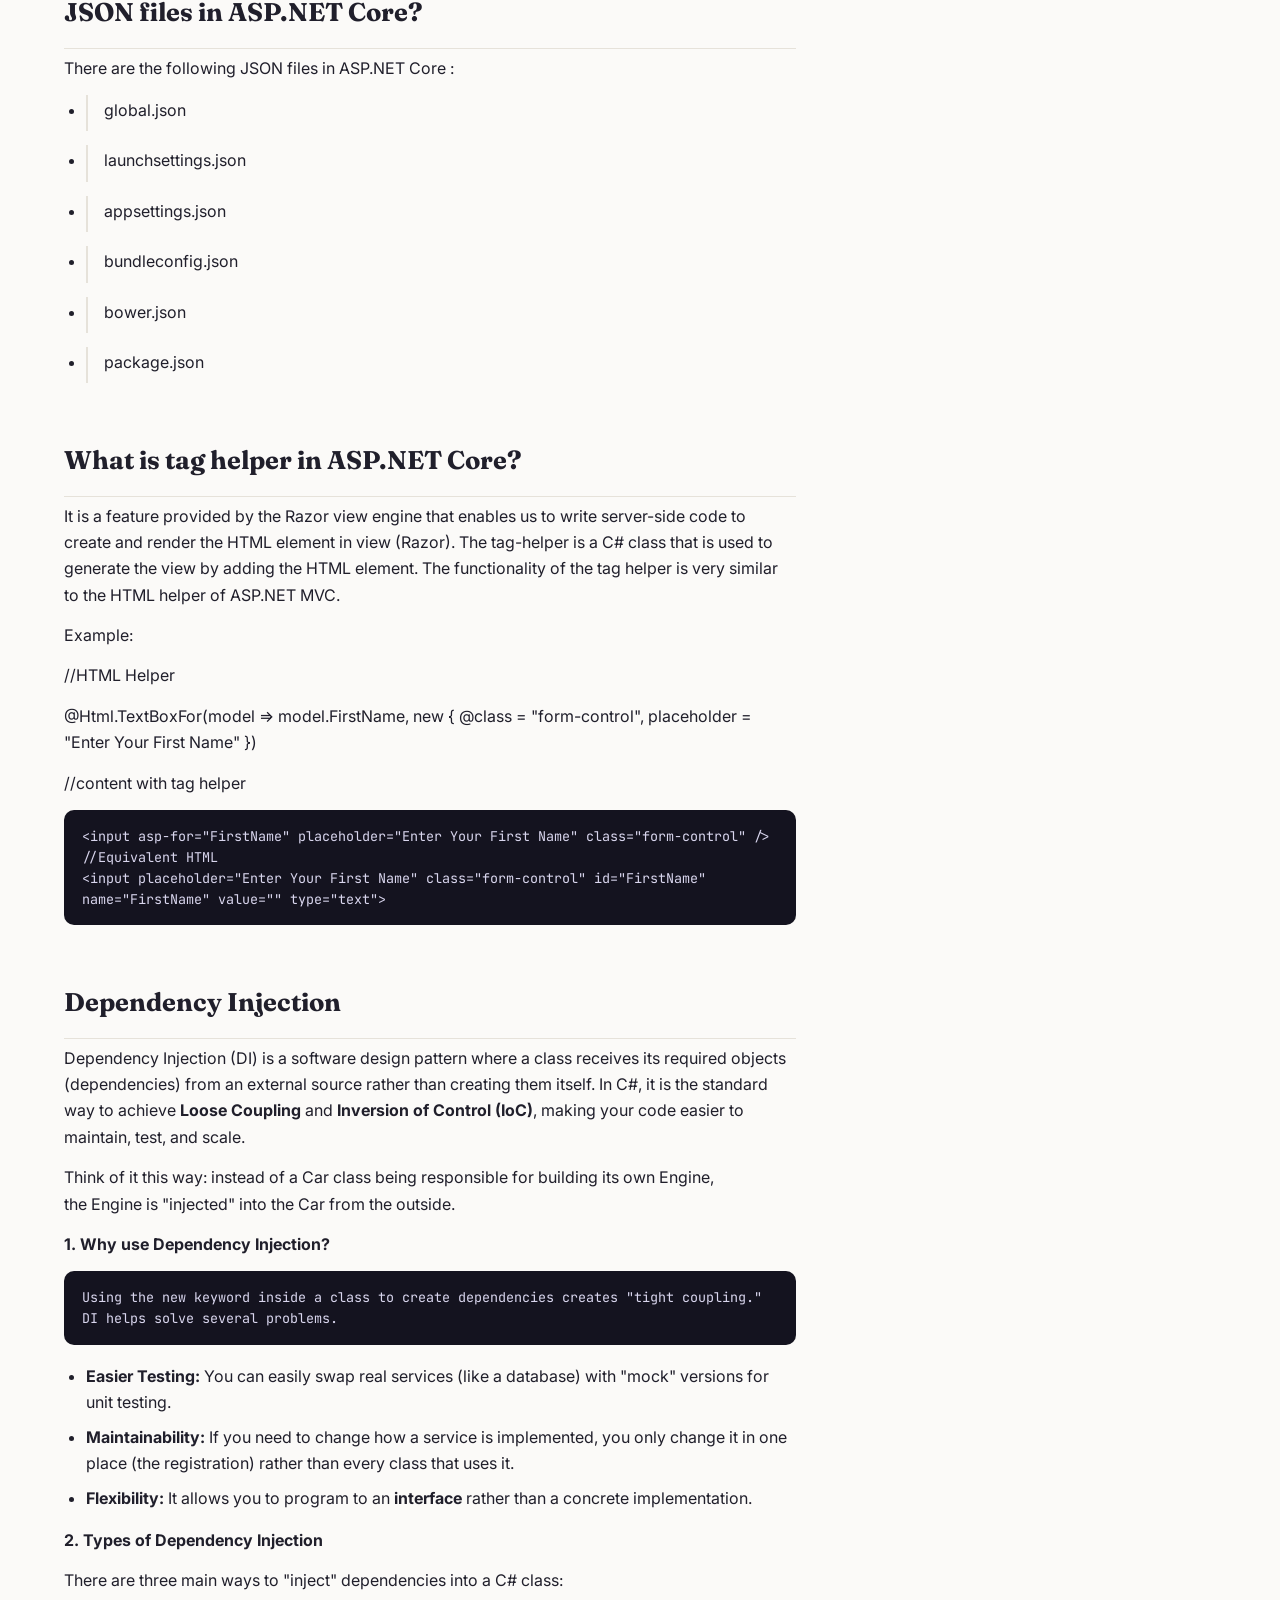
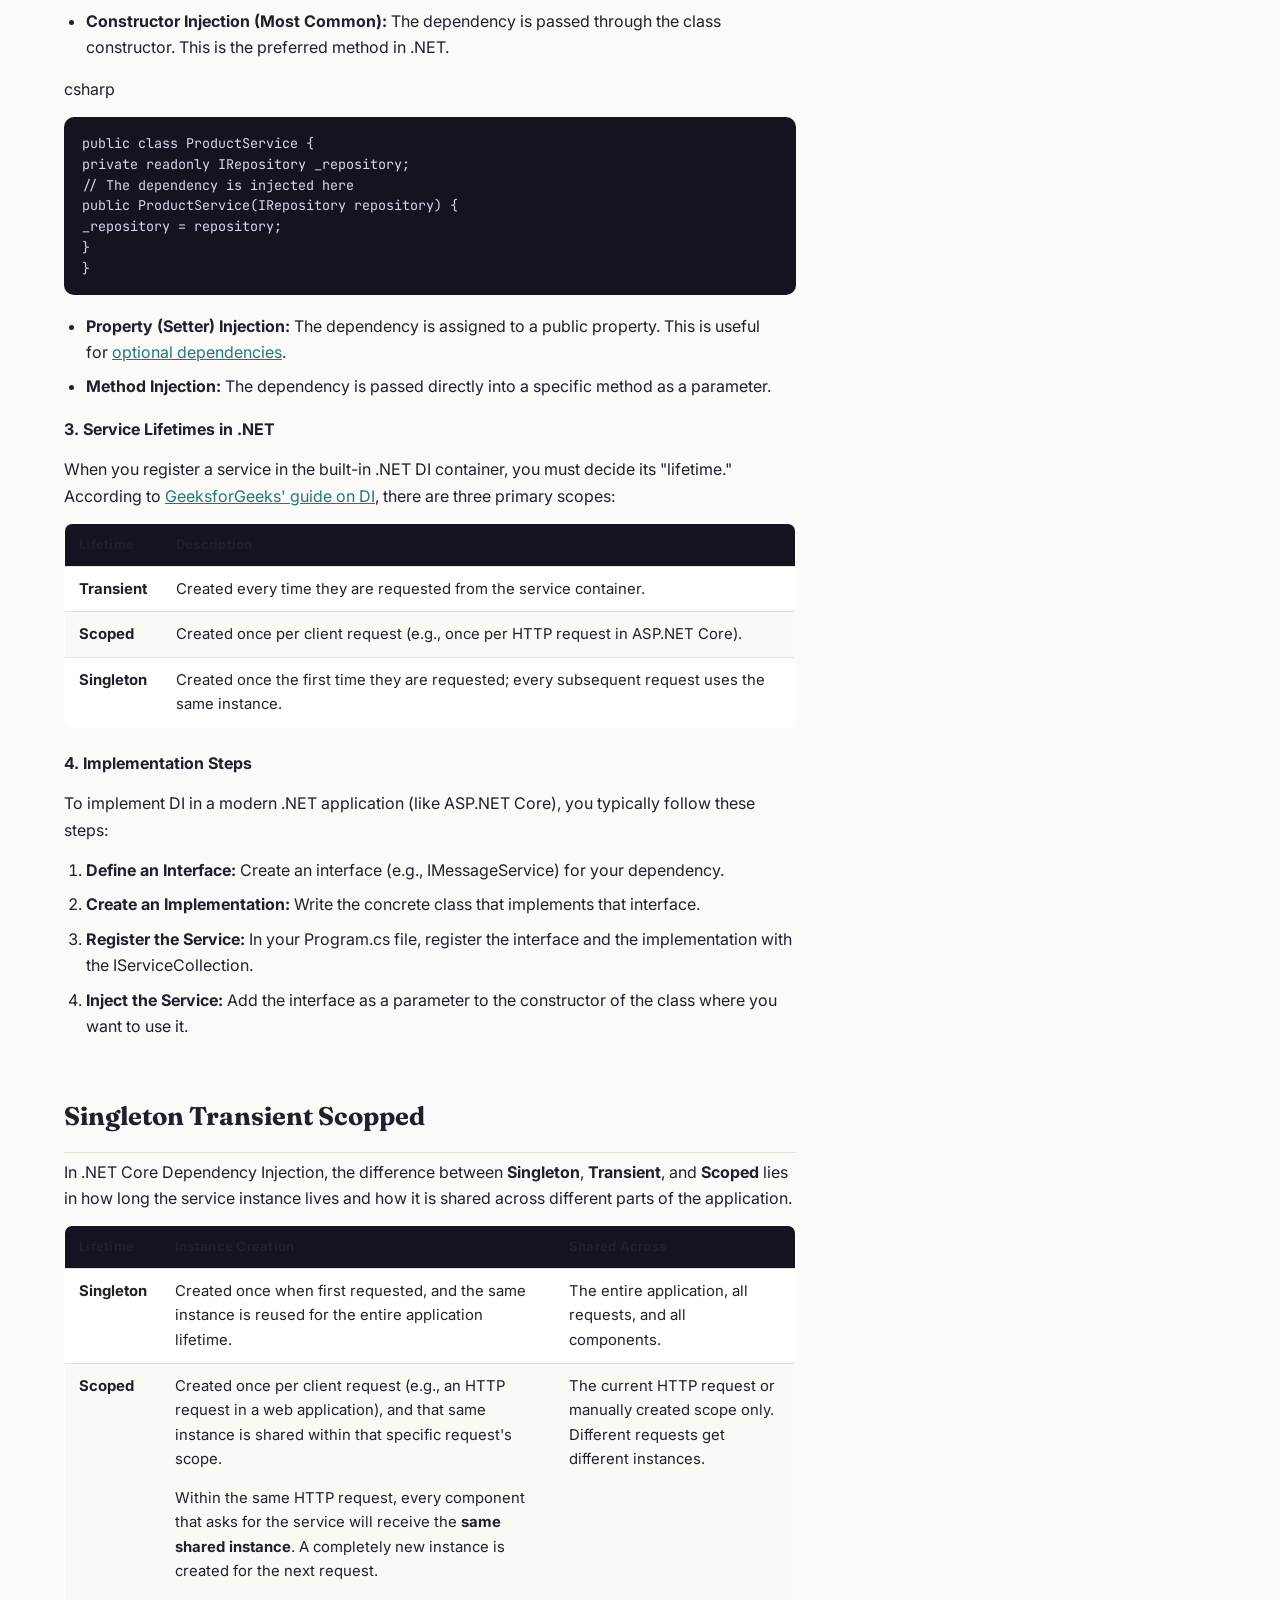
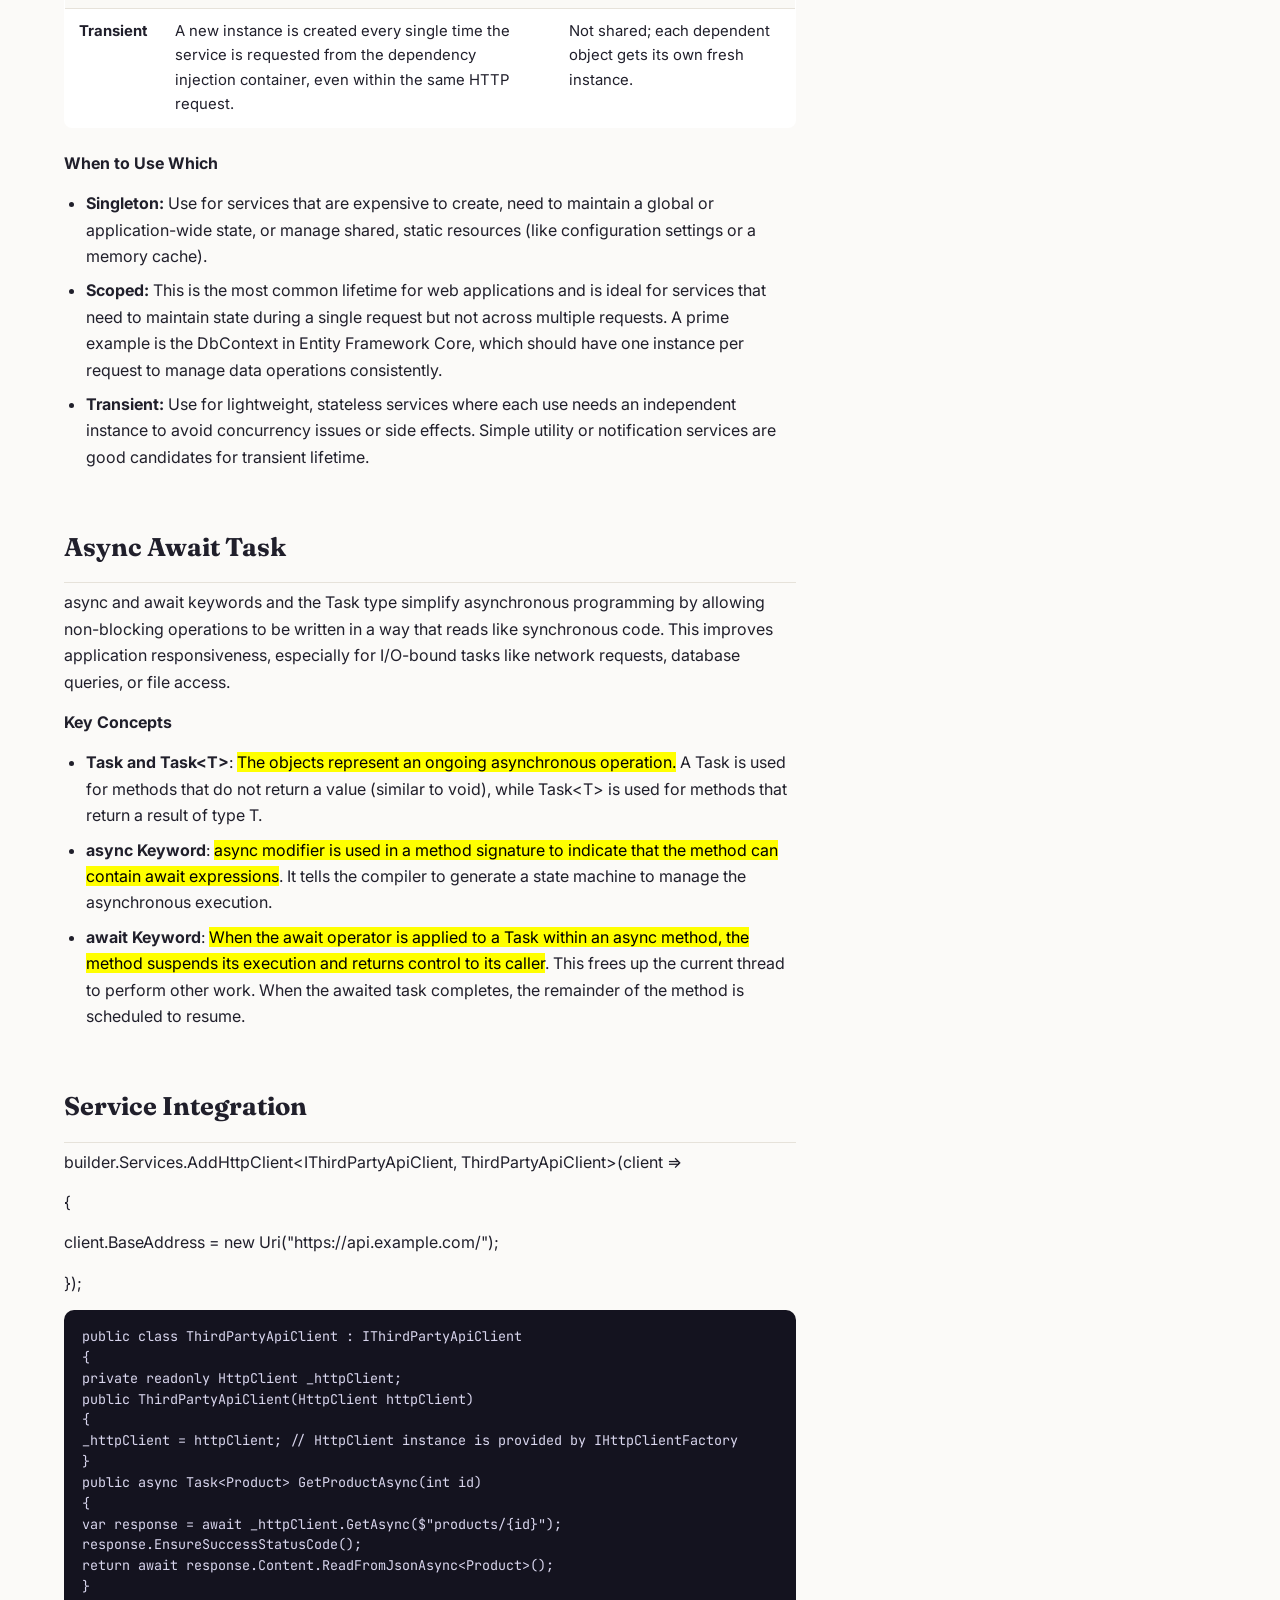
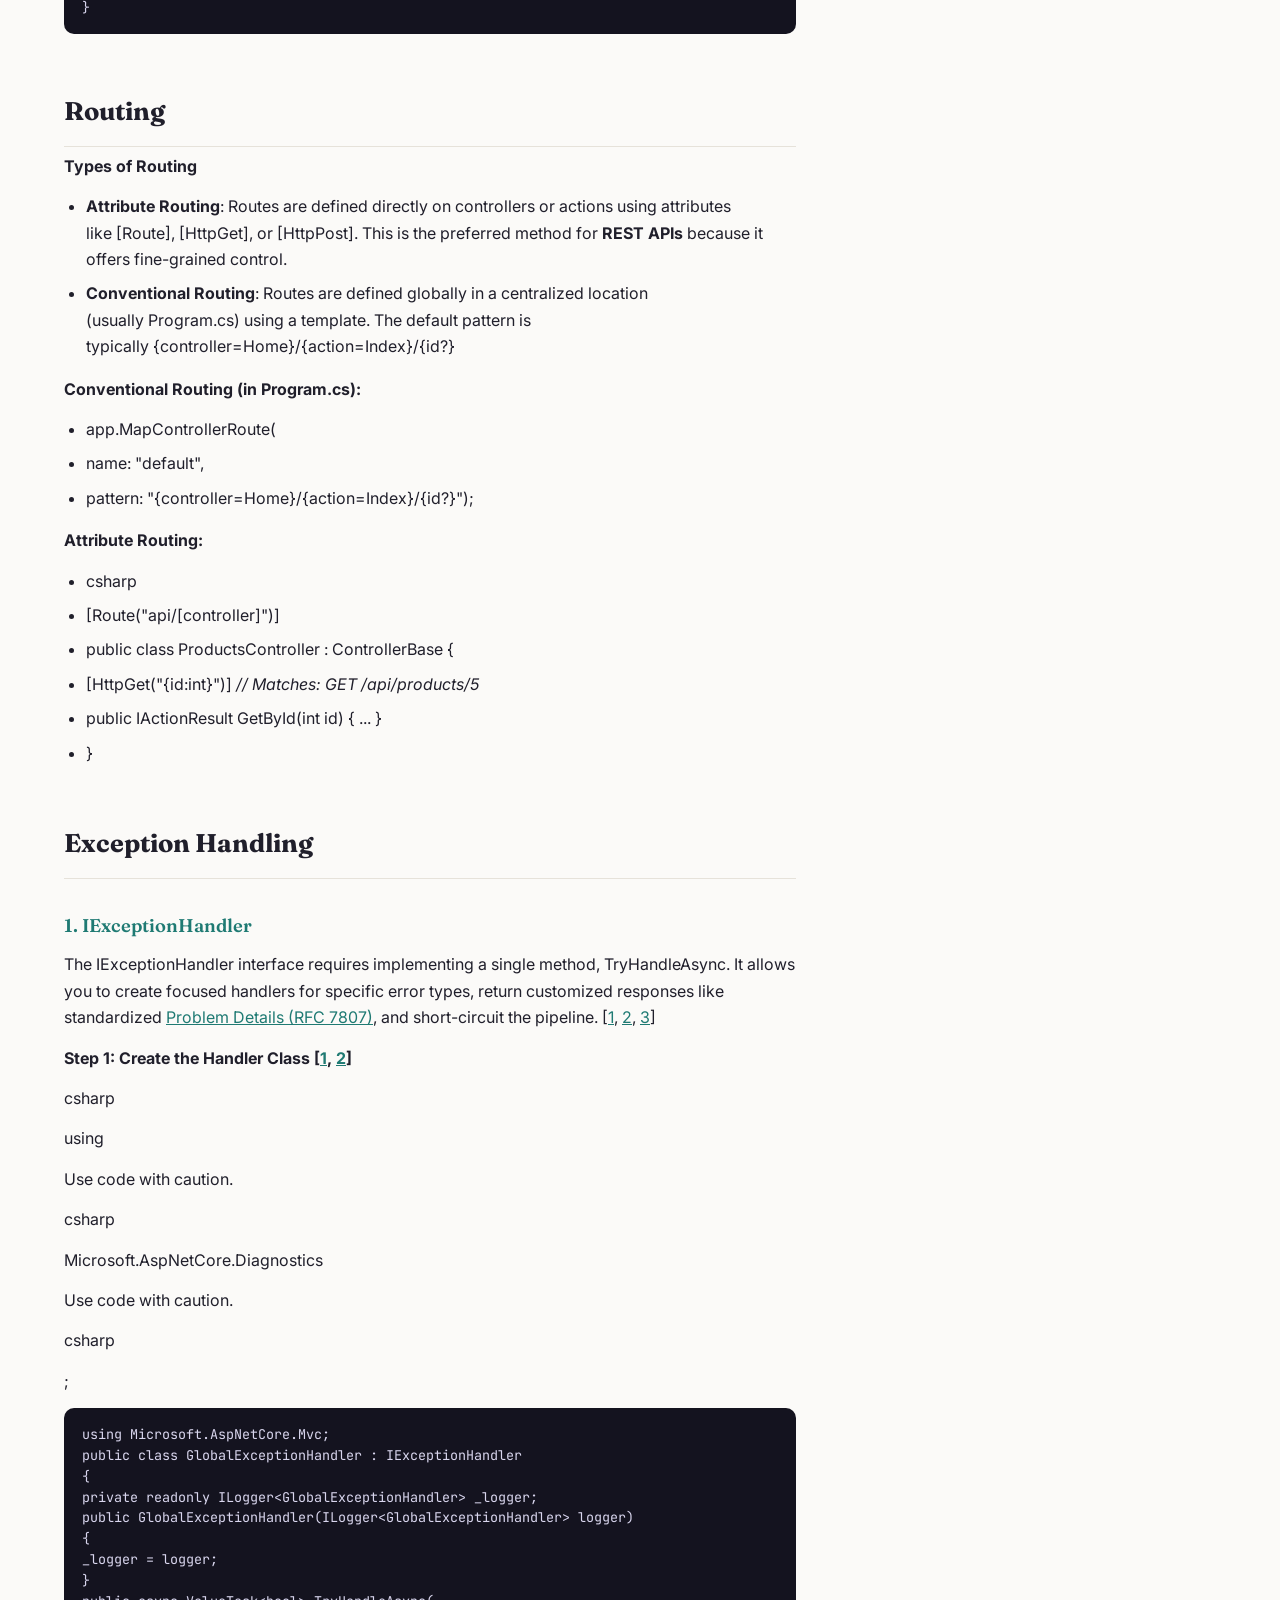
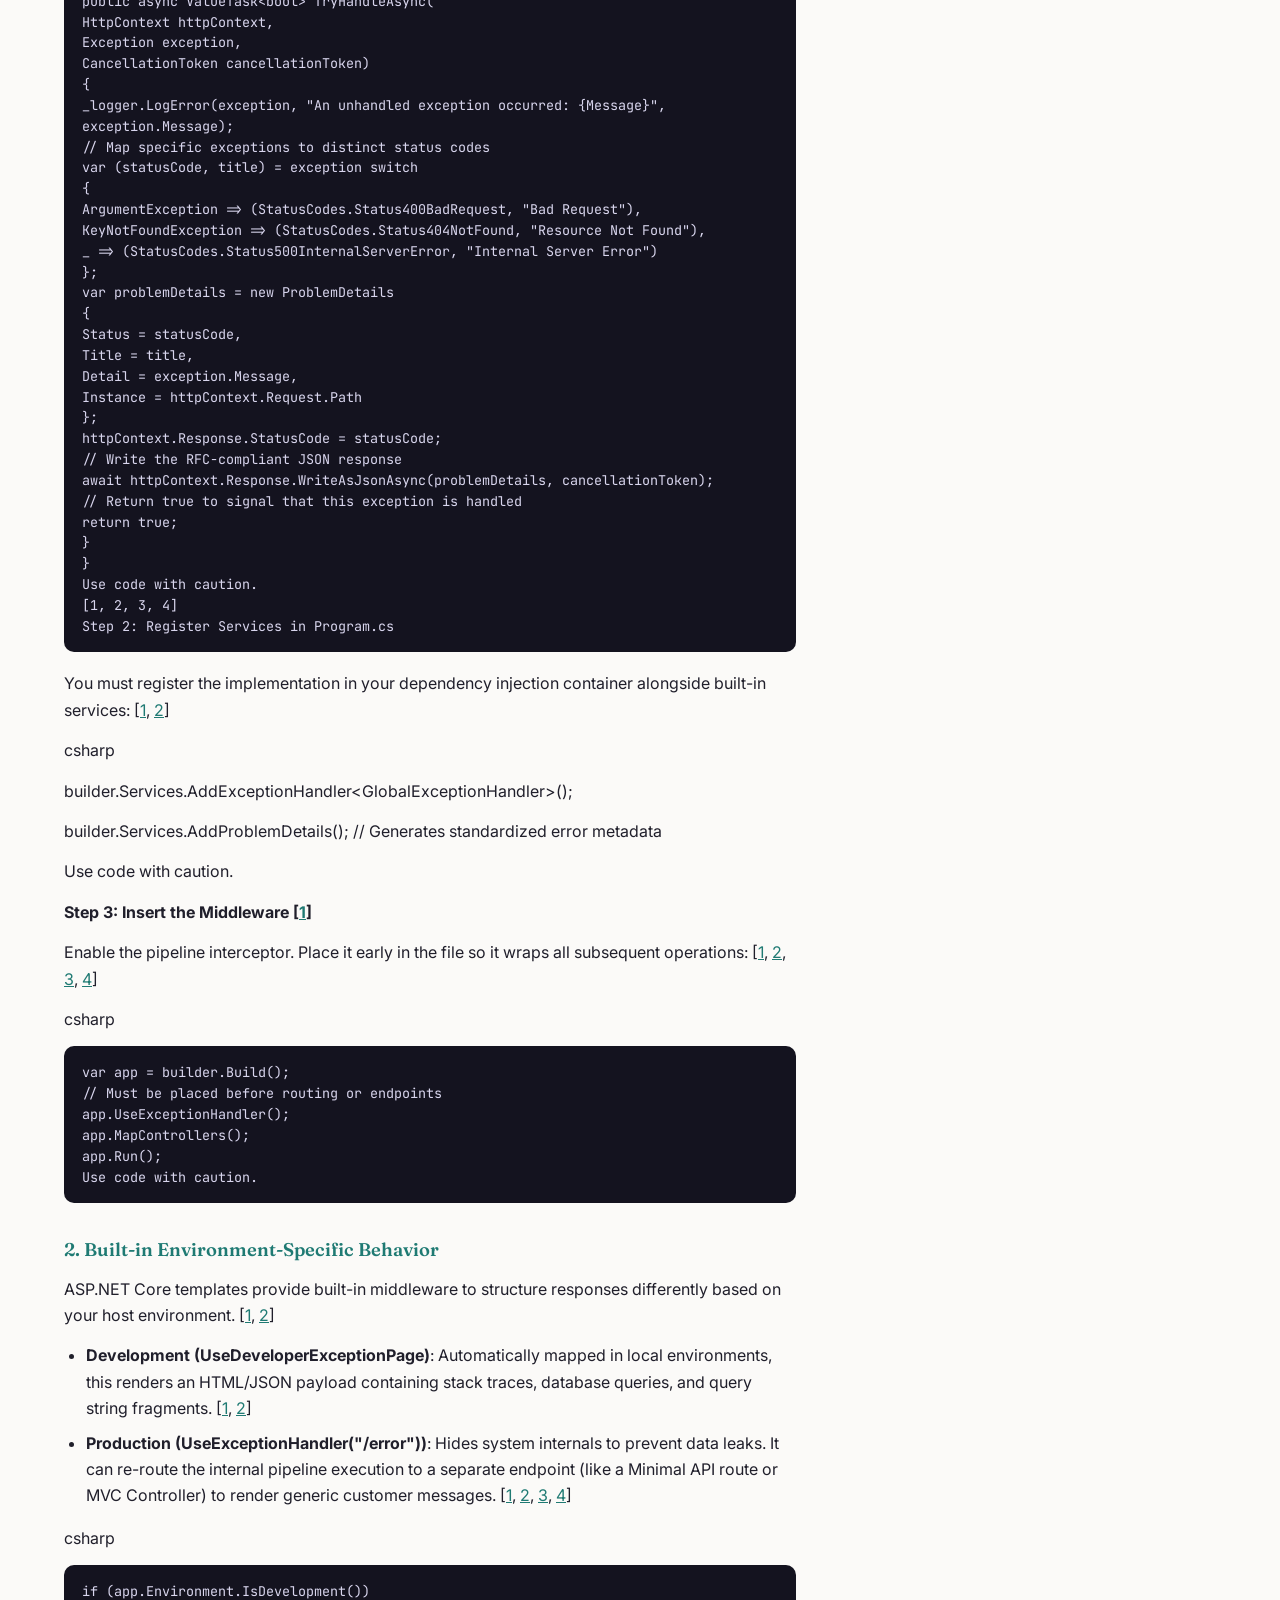
<file: pages/aspnet-core.html>
<!DOCTYPE html>
<html lang="en">
<head>
<meta charset="UTF-8">
<meta name="viewport" content="width=device-width, initial-scale=1.0">
<title>ASP.NET Core Interview Questions — Interview Prep</title>
<link rel="preconnect" href="https://fonts.googleapis.com">
<link href="https://fonts.googleapis.com/css2?family=Fraunces:opsz,wght@9..144,500;9..144,700&family=Inter:wght@400;500;600;700&family=JetBrains+Mono:wght@400;500;600&display=swap" rel="stylesheet">
<link rel="stylesheet" href="../assets/style.css">
<style>
  :root {
    --accent: #2ea39a;
    --accent-deep: #1f7a73;
    --accent-soft: #e6f6f4;
  }
</style>
</head>
<body>
<button class="nav-toggle" id="navToggle" aria-label="Toggle navigation" title="Toggle navigation">&#9776;</button>
<div class="shell">

  <main>
    <header class="hero">
      <span class="eyebrow">// Web Framework</span>
      <h1>ASP.NET Core Interview Questions</h1>
      <p>Middleware, dependency injection, routing, and the ASP.NET Core request pipeline.</p>
    </header>

    <section class="topic" id="feature-of-.net-core-8">
      <h2>Feature of .Net Core 8</h2>
<p>NET 8 is a Long-Term Support (LTS) release of the cross-platform, open-source framework, focusing heavily on performance, cloud-native development, and full-stack web UI. </p>
<p>Key features include:</p>
<p><strong>Performance &amp; Cloud-Native </strong></p>
<ul>
<li><p><strong>Performance Enhancements:</strong> Thousands of improvements in performance, stability, and security, including up to 20% performance gains from Dynamic Profile-Guided Optimization (PGO).</p></li>
<li><p><strong>.NET Aspire:</strong> An opinionated stack of NuGet packages for building resilient, observable, and configurable cloud-native applications, which simplifies orchestration, components, and tooling.</p></li>
<li><p><strong>Native Ahead-of-Time (AOT) Compilation:</strong> Enhanced support for AOT, which compiles apps into native code, resulting in smaller deployment sizes, faster startup times, and reduced memory usage.</p></li>
<li><p><strong>Garbage Collection Improvements:</strong> The garbage collector now features dynamic adaptation to application sizes (DATAS) for more efficient memory management, especially in containerized environments. </p></li>
</ul>
<p><strong>C# 12 &amp; AI</strong></p>
<ul>
<li><p><strong>C# 12 Integration:</strong> Includes new language features such as primary constructors for any class or struct, default values for parameters in lambda expressions, and enhanced using directives for aliasing any type.</p></li>
<li><p><strong>AI &amp; Machine Learning Support:</strong> Seamless integration with large language models (LLMs) like OpenAI's GPT and enhanced System.Numeric libraries to facilitate AI-infused .NET applications. </p></li>
</ul>
<p><strong>Web &amp; Client Development (ASP.NET Core &amp; Blazor) </strong></p>
<ul>
<li><p><strong>Unified Blazor:</strong> Blazor is now a full-stack web UI framework, allowing components to run on both the server and client (WebAssembly) in the same app. This includes support for static server-side rendering (SSR), streaming rendering, and enhanced navigation/form handling.</p></li>
<li><p><strong>.NET MAUI Enhancements:</strong> Improved performance, reliability, and developer experience for cross-platform mobile and desktop applications, including a new Visual Studio Code extension.</p></li>
<li><p><strong>Minimal API Improvements:</strong> Enhanced support for form binding and API authoring capabilities, including the use of .http files in project templates for easier API testing. </p></li>
</ul>
<p><strong>Data Access &amp; Tools</strong></p>
<ul>
<li><p><strong>Entity Framework (EF) Core 8:</strong> Support for complex types as value objects, lazy loading of no-tracking queries, and enhanced JSON column mapping for relational databases.</p></li>
<li><p><strong>System.Text.Json Improvements:</strong> Performance boosts and support for new naming policies like snake_case and kebab-case, with better handling of serialization from interface hierarchies.</p></li>
<li><p><strong>DevOps and Observability:</strong> Better integration with CI/CD tools, built-in support for OpenTelemetry for distributed tracing, and advanced metrics collection. </p></li>
</ul>
    </section>

    <section class="topic" id="net-framewor-.net-core">
      <h2>.Net Framewor & .Net Core</h2>
<p>The primary difference is that <strong>.NET Framework</strong> is a legacy, Windows-only platform, while <strong>.NET</strong> (formerly .NET Core) is a modern, cross-platform, open-source framework designed for high performance and cloud-based applications. </p>
<p>Microsoft has ceased feature development on the .NET Framework (the final version is 4.8) and recommends using the unified .NET platform for all new development. </p>
<p><strong>Key Differences: .NET Framework vs. .NET (Core)</strong></p>
<table>
<colgroup>
<col style="width: 13%"/>
<col style="width: 38%"/>
<col style="width: 47%"/>
</colgroup>
<thead>
<tr class="header">
<th><strong>Aspect </strong></th>
<th><strong>.NET Framework</strong></th>
<th><strong>.NET (Core)</strong></th>
</tr>
</thead>
<tbody>
<tr class="odd">
<td><strong>Platform</strong></td>
<td>Windows only</td>
<td>Cross-platform (Windows, macOS, Linux)</td>
</tr>
<tr class="even">
<td><strong>Source</strong></td>
<td>Mostly closed source (proprietary)</td>
<td>Open source with community contributions</td>
</tr>
<tr class="odd">
<td><strong>Performance</strong></td>
<td>Slower performance and scalability</td>
<td>High performance and scalable, optimized for modern apps</td>
</tr>
<tr class="even">
<td><strong>Architecture</strong></td>
<td>Monolithic architecture, single installation per machine</td>
<td>Modular (uses NuGet packages), supports side-by-side versions</td>
</tr>
<tr class="odd">
<td><strong>Deployment</strong></td>
<td>Requires specific Windows server setup (IIS)</td>
<td>Flexible, supports self-contained, Docker containers, and cloud deployment</td>
</tr>
</tbody>
</table>
    </section>

    <section class="topic" id="what-is-the-asp.net-core">
      <h2>What is the ASP.NET Core?</h2>
<p><a href="https://www.dotnettricks.com/training/masters-program/aspnet-core">ASP.NET Core</a> is not an upgraded version of ASP.NET. ASP.NET Core is completely rewriting that work with the .net Core framework. It is much faster, configurable, modular, scalable, extensible, and has cross-platform support. It can work with both .NET Core and .net framework via the .NET standard framework. It is best suitable for developing cloud-based such as web applications, mobile applications, and IoT applications.</p>
<p>ASP.NET Core was primarily designed to make the most important part of the ASP.NET components under the concept learn and the compose framework where the previous ASP.NET  components were released under a variety of different licenses periodically, The ASP.NET Core framework is a completely open-sourced framework.</p>
    </section>

    <section class="topic" id="what-are-the-features-provided-by-asp.net-core.">
      <h2>What are the features provided by ASP.NET Core?.</h2>
<p>Following are the core features that are provided by the ASP.NET Core</p>
<ul>
<li><blockquote>
<p>Built-in supports for<a href="https://www.dotnettricks.com/learn/dependencyinjection">Dependency Injection</a></p>
</blockquote></li>
<li><blockquote>
<p>Built-in supports for the logging framework and it can be extensible</p>
</blockquote></li>
<li><blockquote>
<p>Introduced a new, fast and cross-platform web server - Kestrel. So, a web application can run without IIS, Apache, and Nginx.</p>
</blockquote></li>
<li><blockquote>
<p>Multiple hosting ways are supported</p>
</blockquote></li>
<li><blockquote>
<p>It supports modularity, so the developer needs to include the module required by the application. However, the <a href="https://www.dotnettricks.com/learn/netcore">.NET Core framework is also providing the meta package that includes the libraries</a></p>
</blockquote></li>
<li><blockquote>
<p>Command-line supports to creating, building, and running of the application</p>
</blockquote></li>
<li><blockquote>
<p>There is no web.config file. We can store the custom configuration into an appsettings.json file</p>
</blockquote></li>
<li><blockquote>
<p>There is no Global.asax file. We can now register and use the services in the startup class</p>
</blockquote></li>
<li><blockquote>
<p>It has good support for asynchronous programming</p>
</blockquote></li>
</ul>
    </section>

    <section class="topic" id="what-are-the-advantages-of-asp.net-core-over-asp.net">
      <h2>What are the advantages of ASP.NET Core over ASP.NET?</h2>
<p>There are the following advantages of ASP.NET Core over ASP.NET :</p>
<ul>
<li><blockquote>
<p>It is cross-platform, so it can be run on Windows, Linux, and Mac.</p>
</blockquote></li>
<li><blockquote>
<p>There is no dependency on framework installation because all the required dependencies are shipped with our application</p>
</blockquote></li>
<li><blockquote>
<p>ASP.NET Core can handle more requests than the ASP.NET</p>
</blockquote></li>
<li><blockquote>
<p>Multiple deployment options available withASP.NET Core</p>
</blockquote></li>
</ul>
    </section>

    <section class="topic" id="what-are-metapackages">
      <h2>What are Metapackages?</h2>
<p>The framework .NET Core 2.0 introduced Metapackage which includes all the supported packages by ASP.NET code with their dependencies into one package. It helps us to do fast development as we don't require to include the individual ASP.NET Core packages. The assembly Microsoft.AspNetCore.All is a meta package provided by ASP.NET core.</p>
    </section>

    <section class="topic" id="can-asp.net-core-application-work-with-full-.net-4.x-framework">
      <h2>Can ASP.NET Core application work with full .NET 4.x Framework?</h2>
<p>Yes. ASP.NET core application works with full .NET framework via the .NET standard library.</p>
    </section>

    <section class="topic" id="what-is-the-startup-class-in-asp.net-core">
      <h2>What is the startup class in ASP.NET core?</h2>
<p>The startup class is the entry point of the ASP.NET Core application. Every .NET Core application must have this class. This class contains the application configuration related items. It is not necessary that the class name must be "Startup", it can be anything, we can configure the startup class in the Program class.</p>
<pre><code>public class Program
{
public static void Main(string[] args)
{
CreateWebHostBuilder(args).Build().Run();
}
public static IWebHostBuilder CreateWebHostBuilder(string[] args) =&gt;
WebHost.CreateDefaultBuilder(args)
.UseStartup&lt;TestClass&gt;();
}</code></pre>
    </section>

    <section class="topic" id="configureservices-method">
      <h2>ConfigureServices method?</h2>
<p>This is an optional method of startup class. It can be used to configure the services that are used by the application. This method calls first when the application is requested for the first time. Using this method, we can add the services to the DI container, so services are available as a dependency in the controller constructor.</p>
    </section>

    <section class="topic" id="configure-method">
      <h2>Configure method?</h2>
<p>It defines how the application will respond to each HTTP request. We can configure the request pipeline by configuring the middleware. It accepts IApplicationBuilder as a parameter and also it has two optional parameters: IHostingEnvironment and ILoggerFactory. Using this method, we can configure built-in <a href="https://www.dotnettricks.com/learn/aspnetcore/middleware-custom-pipeline">middleware</a> such as routing, authentication, session, etc. as well as third-party middleware.</p>
    </section>

    <section class="topic" id="what-is-middleware">
      <h2>What is middleware?</h2>
<p>It is software that is injected into the application pipeline to handle requests and responses. They are just like chained to each other and form as a pipeline. The incoming requests are passed through this pipeline where all middleware is configured, and middleware can perform some action on the request before passing it to the next middleware. Same as for the responses, they are also passing through the middleware but in reverse order.</p>
<h3 id="custom-middleware">Custom Middleware</h3>
<p>Custom middleware is a component you insert into the application's request pipeline to handle specific functionalities like logging, authentication, or error handling. Each middleware component can perform tasks before and after the rest of the pipeline executes or short-circuit the pipeline entirely</p>
<pre><code>public class CustomLoggingMiddleware
{
private readonly RequestDelegate _next;
public CustomLoggingMiddleware(RequestDelegate next)
{
_next = next;
}
public async Task InvokeAsync(HttpContext context)
{
// Logic to execute BEFORE the next middleware
Console.WriteLine($"Incoming request: {context.Request.Path}");
// Call the next middleware in the pipeline
await _next(context);</code></pre>
<p><em>// Logic to execute AFTER the next middleware has finished and the response is being sent back</em></p>
<p>Console.WriteLine($"Outgoing response: {context.Response.StatusCode}");</p>
<p>}</p>
<p>}</p>
<p>Add an extension method</p>
<pre><code>public static class CustomMiddlewareExtensions
{
public static IApplicationBuilder UseCustomLoggingMiddleware(this IApplicationBuilder builder)
{
return builder.UseMiddleware&lt;CustomLoggingMiddleware&gt;();
}
}
Then call the middleware in program.cs file
app.UseCustomLoggingMiddleware();</code></pre>
    </section>

    <section class="topic" id="iapplicationbuilder.use-and-iapplicationbuilder.run">
      <h2>IApplicationBuilder.Use() and IApplicationBuilder.Run()?</h2>
<p>We can use both the methods in Configure methods of the startup class. Both are used to add middleware delegates to the application request pipeline. The middleware adds using IApplicationBuilder.Use may call the next middleware in the pipeline whereas the middleware adds using IApplicationBuilder.The run method never calls the subsequent middleware. After IApplicationBuilder.Run method, system stop adding middleware in the request pipeline.</p>
    </section>

    <section class="topic" id="map-extension-middleware">
      <h2>"Map" extension middleware?</h2>
<p>It is used for branching the pipeline. It branches the ASP.NET Core pipeline based on request path matching. If the request path starts with the given path, middleware on to that branch will execute.</p>
<pre><code>public void Configure(IApplicationBuilder app)
{
app.Map("/path1", Middleware1);
app.Map("/path2", Middleware2);
}</code></pre>
    </section>

    <section class="topic" id="what-is-routing-in-asp.net-core">
      <h2>What is routing in ASP.NET Core?</h2>
<p>Routing is functionality that map incoming request to the route handler. The route can have values (extract them from the URL) that are used to process the request. Using the route, routing can find a route handler based on the URL. All the routes are registered when the application is started. There are two types of <a href="https://www.dotnettricks.com/learn/aspnetcore/routing">routing</a> supported by ASP.NET Core</p>
<ul>
<li><blockquote>
<p>The conventional routing</p>
</blockquote></li>
<li><blockquote>
<p>Attribute routing</p>
</blockquote></li>
</ul>
<p>The Routing uses routes to map incoming requests with the route handler and Generates URL that is used in response. Mostly, the application has a single collection of routes and this collection is used for the process of the request. The RouteAsync method is used to map incoming requests (that match the URL) with available in route collection.</p>
    </section>

    <section class="topic" id="how-to-enable-session-in-asp.net-core">
      <h2>How to enable Session in ASP.NET Core?</h2>
<p>The middleware for the session is provided by the package Microsoft.AspNetCore.Session. To use the session in the ASP.NET Core application, we need to add this package to the csproj file and add the Session middleware to the ASP.NET Core request pipeline.</p>
<pre><code>public class Startup
{
public void ConfigureServices(IServiceCollection services)
{
….
….
services.AddSession();
services.AddMvc();
}
public void Configure(IApplicationBuilder app, IHostingEnvironment env)
{
….
….
app.UseSession();
….
….
}
}</code></pre>
    </section>

    <section class="topic" id="json-files-in-asp.net-core">
      <h2>JSON files in ASP.NET Core?</h2>
<p>There are the following JSON files in ASP.NET Core :</p>
<ul>
<li><blockquote>
<p>global.json</p>
</blockquote></li>
<li><blockquote>
<p>launchsettings.json</p>
</blockquote></li>
<li><blockquote>
<p>appsettings.json</p>
</blockquote></li>
<li><blockquote>
<p>bundleconfig.json</p>
</blockquote></li>
<li><blockquote>
<p>bower.json</p>
</blockquote></li>
<li><blockquote>
<p>package.json</p>
</blockquote></li>
</ul>
    </section>

    <section class="topic" id="what-is-tag-helper-in-asp.net-core">
      <h2>What is tag helper in ASP.NET Core?</h2>
<p>It is a feature provided by the Razor view engine that enables us to write server-side code to create and render the HTML element in view (Razor). The tag-helper is a C# class that is used to generate the view by adding the HTML element. The functionality of the tag helper is very similar to the HTML helper of ASP.NET MVC.</p>
<p>Example:</p>
<p>//HTML Helper</p>
<p>@Html.TextBoxFor(model =&gt; model.FirstName, new { @class = "form-control", placeholder = "Enter Your First Name" })</p>
<p>//content with tag helper</p>
<pre><code>&lt;input asp-for="FirstName" placeholder="Enter Your First Name" class="form-control" /&gt;
//Equivalent HTML
&lt;input placeholder="Enter Your First Name" class="form-control" id="FirstName" name="FirstName" value="" type="text"&gt;</code></pre>
    </section>

    <section class="topic" id="dependency-injection">
      <h2>Dependency Injection</h2>
<p>Dependency Injection (DI) is a software design pattern where a class receives its required objects (dependencies) from an external source rather than creating them itself. In C#, it is the standard way to achieve <strong>Loose Coupling</strong> and <strong>Inversion of Control (IoC)</strong>, making your code easier to maintain, test, and scale. </p>
<p>Think of it this way: instead of a Car class being responsible for building its own Engine, the Engine is "injected" into the Car from the outside.</p>
<p><strong>1. Why use Dependency Injection?</strong></p>
<pre><code>Using the new keyword inside a class to create dependencies creates "tight coupling." DI helps solve several problems.</code></pre>
<ul>
<li><p><strong>Easier Testing:</strong> You can easily swap real services (like a database) with "mock" versions for unit testing.</p></li>
<li><p><strong>Maintainability:</strong> If you need to change how a service is implemented, you only change it in one place (the registration) rather than every class that uses it.</p></li>
<li><p><strong>Flexibility:</strong> It allows you to program to an <strong>interface</strong> rather than a concrete implementation. </p></li>
</ul>
<p><strong>2. Types of Dependency Injection</strong></p>
<p>There are three main ways to "inject" dependencies into a C# class:</p>
<ul>
<li><p><strong>Constructor Injection (Most Common):</strong> The dependency is passed through the class constructor. This is the preferred method in .NET.</p></li>
</ul>
<p>csharp</p>
<pre><code>public class ProductService {
private readonly IRepository _repository;
// The dependency is injected here
public ProductService(IRepository repository) {
_repository = repository;
}
}</code></pre>
<ul>
<li><p><strong>Property (Setter) Injection:</strong> The dependency is assigned to a public property. This is useful for <a href="https://www.codeguru.com/csharp/dependency-injection-c-sharp/">optional dependencies</a>.</p></li>
<li><p><strong>Method Injection:</strong> The dependency is passed directly into a specific method as a parameter. </p></li>
</ul>
<p><strong>3. Service Lifetimes in .NET </strong></p>
<p>When you register a service in the built-in .NET DI container, you must decide its "lifetime." According to <a href="https://www.geeksforgeeks.org/system-design/dependency-injectiondi-design-pattern/">GeeksforGeeks' guide on DI</a>, there are three primary scopes: </p>
<table>
<colgroup>
<col style="width: 13%"/>
<col style="width: 86%"/>
</colgroup>
<thead>
<tr class="header">
<th><strong>Lifetime </strong></th>
<th><strong>Description</strong></th>
</tr>
</thead>
<tbody>
<tr class="odd">
<td><strong>Transient</strong></td>
<td>Created every time they are requested from the service container.</td>
</tr>
<tr class="even">
<td><strong>Scoped</strong></td>
<td>Created once per client request (e.g., once per HTTP request in ASP.NET Core).</td>
</tr>
<tr class="odd">
<td><strong>Singleton</strong></td>
<td>Created once the first time they are requested; every subsequent request uses the same instance.</td>
</tr>
</tbody>
</table>
<p><strong>4. Implementation Steps</strong></p>
<p>To implement DI in a modern .NET application (like ASP.NET Core), you typically follow these steps:</p>
<ol type="1">
<li><p><strong>Define an Interface:</strong> Create an interface (e.g., IMessageService) for your dependency.</p></li>
<li><p><strong>Create an Implementation:</strong> Write the concrete class that implements that interface.</p></li>
<li><p><strong>Register the Service:</strong> In your Program.cs file, register the interface and the implementation with the IServiceCollection.</p></li>
<li><p><strong>Inject the Service:</strong> Add the interface as a parameter to the constructor of the class where you want to use it. </p></li>
</ol>
    </section>

    <section class="topic" id="singleton-transient-scopped">
      <h2>Singleton Transient Scopped</h2>
<p>In .NET Core Dependency Injection, the difference between <strong>Singleton</strong>, <strong>Transient</strong>, and <strong>Scoped</strong> lies in how long the service instance lives and how it is shared across different parts of the application. </p>
<table>
<colgroup>
<col style="width: 12%"/>
<col style="width: 54%"/>
<col style="width: 33%"/>
</colgroup>
<thead>
<tr class="header">
<th><strong>Lifetime </strong></th>
<th><strong>Instance Creation</strong></th>
<th><strong>Shared Across</strong></th>
</tr>
</thead>
<tbody>
<tr class="odd">
<td><strong>Singleton</strong></td>
<td>Created once when first requested, and the same instance is reused for the entire application lifetime.</td>
<td>The entire application, all requests, and all components.</td>
</tr>
<tr class="even">
<td><strong>Scoped</strong></td>
<td><p>Created once per client request (e.g., an HTTP request in a web application), and that same instance is shared within that specific request's scope.</p>
<p>Within the same HTTP request, every component that asks for the service will receive the <strong>same shared instance</strong>. A completely new instance is created for the next request.</p></td>
<td>The current HTTP request or manually created scope only. Different requests get different instances.</td>
</tr>
<tr class="odd">
<td><strong>Transient</strong></td>
<td>A new instance is created every single time the service is requested from the dependency injection container, even within the same HTTP request.</td>
<td>Not shared; each dependent object gets its own fresh instance.</td>
</tr>
</tbody>
</table>
<p><strong>When to Use Which</strong></p>
<ul>
<li><p><strong>Singleton:</strong> Use for services that are expensive to create, need to maintain a global or application-wide state, or manage shared, static resources (like configuration settings or a memory cache).</p></li>
<li><p><strong>Scoped:</strong> This is the most common lifetime for web applications and is ideal for services that need to maintain state during a single request but not across multiple requests. A prime example is the DbContext in Entity Framework Core, which should have one instance per request to manage data operations consistently.</p></li>
<li><p><strong>Transient:</strong> Use for lightweight, stateless services where each use needs an independent instance to avoid concurrency issues or side effects. Simple utility or notification services are good candidates for transient lifetime.</p></li>
</ul>
    </section>

    <section class="topic" id="async-await-task">
      <h2>Async Await Task</h2>
<p>async and await keywords and the Task type simplify asynchronous programming by allowing non-blocking operations to be written in a way that reads like synchronous code. This improves application responsiveness, especially for I/O-bound tasks like network requests, database queries, or file access. </p>
<p><strong>Key Concepts</strong></p>
<ul>
<li><p><strong>Task and Task&lt;T&gt;</strong>: <mark>The objects represent an ongoing asynchronous operation.</mark> A Task is used for methods that do not return a value (similar to void), while Task&lt;T&gt; is used for methods that return a result of type T.</p></li>
<li><p><strong>async Keyword</strong>: <mark>async modifier is used in a method signature to indicate that the method can contain await expressions</mark>. It tells the compiler to generate a state machine to manage the asynchronous execution.</p></li>
<li><p><strong>await Keyword</strong>: <mark>When the await operator is applied to a Task within an async method, the method suspends its execution and returns control to its caller</mark>. This frees up the current thread to perform other work. When the awaited task completes, the remainder of the method is scheduled to resume. </p></li>
</ul>
    </section>

    <section class="topic" id="service-integration">
      <h2>Service Integration</h2>
<p>builder.Services.AddHttpClient&lt;IThirdPartyApiClient, ThirdPartyApiClient&gt;(client =&gt;</p>
<p>{</p>
<p>client.BaseAddress = new Uri("https://api.example.com/");</p>
<p>});</p>
<pre><code>public class ThirdPartyApiClient : IThirdPartyApiClient
{
private readonly HttpClient _httpClient;
public ThirdPartyApiClient(HttpClient httpClient)
{
_httpClient = httpClient; // HttpClient instance is provided by IHttpClientFactory
}
public async Task&lt;Product&gt; GetProductAsync(int id)
{
var response = await _httpClient.GetAsync($"products/{id}");
response.EnsureSuccessStatusCode();
return await response.Content.ReadFromJsonAsync&lt;Product&gt;();
}
}</code></pre>
    </section>

    <section class="topic" id="routing">
      <h2>Routing</h2>
<p><strong>Types of Routing</strong></p>
<ul>
<li><p><strong>Attribute Routing</strong>: Routes are defined directly on controllers or actions using attributes like [Route], [HttpGet], or [HttpPost]. This is the preferred method for <strong>REST APIs</strong> because it offers fine-grained control.</p></li>
<li><p><strong>Conventional Routing</strong>: Routes are defined globally in a centralized location (usually Program.cs) using a template. The default pattern is typically {controller=Home}/{action=Index}/{id?}</p></li>
</ul>
<p><strong>Conventional Routing (in Program.cs):</strong></p>
<ul>
<li><p>app.MapControllerRoute(</p></li>
<li><p>name: "default",</p></li>
<li><p>pattern: "{controller=Home}/{action=Index}/{id?}");</p></li>
</ul>
<p><strong>Attribute Routing:</strong></p>
<ul>
<li><p>csharp</p></li>
<li><p>[Route("api/[controller]")]</p></li>
<li><p>public class ProductsController : ControllerBase {</p></li>
<li><p>[HttpGet("{id:int}")] <em>// Matches: GET /api/products/5</em></p></li>
<li><p>public IActionResult GetById(int id) { ... }</p></li>
<li><p>}</p></li>
</ul>
    </section>

    <section class="topic" id="exception-handling">
      <h2>Exception Handling</h2>
<h3 id="iexceptionhandler">1. IExceptionHandler</h3>
<p>The IExceptionHandler interface requires implementing a single method, TryHandleAsync. It allows you to create focused handlers for specific error types, return customized responses like standardized <a href="https://learn.microsoft.com/en-us/aspnet/core/fundamentals/error-handling-api?view=aspnetcore-10.0">Problem Details (RFC 7807)</a>, and short-circuit the pipeline. [<a href="https://www.youtube.com/watch?v=rXdsm9R5TR0&amp;t=15">1</a>, <a href="https://www.youtube.com/watch?v=HTCb1zXQ6E4">2</a>, <a href="https://www.milanjovanovic.tech/blog/global-error-handling-in-aspnetcore-from-middleware-to-modern-handlers">3</a>]</p>
<p><strong>Step 1: Create the Handler Class [<a href="https://timdeschryver.dev/blog/translating-exceptions-into-problem-details-responses">1</a>, <a href="https://medium.com/@quentinsims89/c-exception-design-patterns-part-5-modern-exception-handling-with-net-8-d296aa08356a">2</a>]</strong></p>
<p>csharp</p>
<p>using</p>
<p>Use code with caution.</p>
<p>csharp</p>
<p>Microsoft.AspNetCore.Diagnostics</p>
<p>Use code with caution.</p>
<p>csharp</p>
<p>;</p>
<pre><code>using Microsoft.AspNetCore.Mvc;
public class GlobalExceptionHandler : IExceptionHandler
{
private readonly ILogger&lt;GlobalExceptionHandler&gt; _logger;
public GlobalExceptionHandler(ILogger&lt;GlobalExceptionHandler&gt; logger)
{
_logger = logger;
}
public async ValueTask&lt;bool&gt; TryHandleAsync(
HttpContext httpContext,
Exception exception,
CancellationToken cancellationToken)
{
_logger.LogError(exception, "An unhandled exception occurred: {Message}", exception.Message);
// Map specific exceptions to distinct status codes
var (statusCode, title) = exception switch
{
ArgumentException =&gt; (StatusCodes.Status400BadRequest, "Bad Request"),
KeyNotFoundException =&gt; (StatusCodes.Status404NotFound, "Resource Not Found"),
_ =&gt; (StatusCodes.Status500InternalServerError, "Internal Server Error")
};
var problemDetails = new ProblemDetails
{
Status = statusCode,
Title = title,
Detail = exception.Message,
Instance = httpContext.Request.Path
};
httpContext.Response.StatusCode = statusCode;
// Write the RFC-compliant JSON response
await httpContext.Response.WriteAsJsonAsync(problemDetails, cancellationToken);
// Return true to signal that this exception is handled
return true;
}
}
Use code with caution.
[1, 2, 3, 4]
Step 2: Register Services in Program.cs</code></pre>
<p>You must register the implementation in your dependency injection container alongside built-in services: [<a href="https://codewithmukesh.com/blog/global-exception-handling-in-aspnet-core/">1</a>, <a href="https://www.milanjovanovic.tech/blog/global-error-handling-in-aspnetcore-from-middleware-to-modern-handlers">2</a>]</p>
<p>csharp</p>
<p>builder.Services.AddExceptionHandler&lt;GlobalExceptionHandler&gt;();</p>
<p>builder.Services.AddProblemDetails(); // Generates standardized error metadata</p>
<p>Use code with caution.</p>
<p><strong>Step 3: Insert the Middleware [<a href="https://www.infoworld.com/article/2267138/how-to-use-response-caching-middleware-in-aspnet-core.html">1</a>]</strong></p>
<p>Enable the pipeline interceptor. Place it early in the file so it wraps all subsequent operations: [<a href="https://learn.microsoft.com/en-us/aspnet/core/fundamentals/error-handling?view=aspnetcore-10.0">1</a>, <a href="https://www.c-sharpcorner.com/article/how-to-implement-global-exception-handling-in-asp-net-core/">2</a>, <a href="https://codewithmukesh.com/blog/global-exception-handling-in-aspnet-core/">3</a>, <a href="https://www.milanjovanovic.tech/blog/global-error-handling-in-aspnetcore-from-middleware-to-modern-handlers">4</a>]</p>
<p>csharp</p>
<pre><code>var app = builder.Build();
// Must be placed before routing or endpoints
app.UseExceptionHandler();
app.MapControllers();
app.Run();
Use code with caution.</code></pre>
<h3 id="built-in-environment-specific-behavior">2. Built-in Environment-Specific Behavior</h3>
<p>ASP.NET Core templates provide built-in middleware to structure responses differently based on your host environment. [<a href="https://learn.microsoft.com/en-us/aspnet/core/fundamentals/error-handling-api?view=aspnetcore-10.0">1</a>, <a href="https://www.c-sharpcorner.com/article/exception-handling-3-in-asp-net-core-mvc/">2</a>]</p>
<ul>
<li><p><strong>Development (UseDeveloperExceptionPage)</strong>: Automatically mapped in local environments, this renders an HTML/JSON payload containing stack traces, database queries, and query string fragments. [<a href="https://www.tutorialsteacher.com/core/aspnet-core-exception-handling">1</a>, <a href="https://learn.microsoft.com/en-us/aspnet/core/fundamentals/error-handling-api?view=aspnetcore-10.0">2</a>]</p></li>
<li><p><strong>Production (UseExceptionHandler("/error"))</strong>: Hides system internals to prevent data leaks. It can re-route the internal pipeline execution to a separate endpoint (like a Minimal API route or MVC Controller) to render generic customer messages. [<a href="https://www.linkedin.com/pulse/exception-handling-best-practices-aspnet-core-c-mohammed-rehan-javed-lolyf">1</a>, <a href="https://learn.microsoft.com/en-us/aspnet/core/fundamentals/error-handling?view=aspnetcore-10.0">2</a>, <a href="https://codewithmukesh.com/blog/global-exception-handling-in-aspnet-core/">3</a>, <a href="https://www.c-sharpcorner.com/article/exception-handling-3-in-asp-net-core-mvc/">4</a>]</p></li>
</ul>
<p>csharp</p>
<pre><code>if (app.Environment.IsDevelopment())
{
app.UseDeveloperExceptionPage();
}
else
{
app.UseExceptionHandler("/error"); // Reroutes internal execution path safely
}
Use code with caution.</code></pre>
<h3 id="alternative-approaches-legacy-specialized">3. Alternative Approaches (Legacy & Specialized)</h3>
<p>While IExceptionHandler is preferred for modern projects, alternative options exist based on structural constraints: [<a href="https://codewithmukesh.com/blog/global-exception-handling-in-aspnet-core/">1</a>]</p>
<table>
<colgroup>
<col style="width: 17%"/>
<col style="width: 32%"/>
<col style="width: 50%"/>
</colgroup>
<thead>
<tr class="header">
<th><strong>Method</strong></th>
<th><strong>Best For</strong></th>
<th><strong>Trade-offs</strong></th>
</tr>
</thead>
<tbody>
<tr class="odd">
<td><strong>Custom Middleware</strong></td>
<td>Legacy .NET 7 or older architectures</td>
<td>Requires manual try/catch and direct stream modification.</td>
</tr>
<tr class="even">
<td><strong>Exception Filters</strong></td>
<td>MVC/Controller-specific context actions</td>
<td>Runs only inside MVC context; ignores errors in Minimal APIs or preceding middleware.</td>
</tr>
<tr class="odd">
<td><strong>Try-Catch Blocks</strong></td>
<td>Localized error recovery or alternative workflows</td>
<td>Overusing causes messy code; never use for global architecture fallback.</td>
</tr>
</tbody>
</table>
    </section>

    <footer>
      Reference guide compiled from interview preparation notes.
      <br><a href="../index.html">&larr; Back to all guides</a>
    </footer>
  </main>

  <nav class="toc" id="toc">
    <a href="../index.html" class="back">&larr; All guides</a>
    <div class="brand">ASP.NET Core Interview Questions</div>
    <div class="sub">Study Guide</div>
    <a href="#feature-of-.net-core-8">Feature of .Net Core 8</a>
    <a href="#net-framewor-.net-core">.Net Framewor & .Net Core</a>
    <a href="#what-is-the-asp.net-core">What is the ASP.NET Core?</a>
    <a href="#what-are-the-features-provided-by-asp.net-core.">What are the features provided by ASP.NET Core?.</a>
    <a href="#what-are-the-advantages-of-asp.net-core-over-asp.net">What are the advantages of ASP.NET Core over ASP.NET?</a>
    <a href="#what-are-metapackages">What are Metapackages?</a>
    <a href="#can-asp.net-core-application-work-with-full-.net-4.x-framework">Can ASP.NET Core application work with full .NET 4.x Framework?</a>
    <a href="#what-is-the-startup-class-in-asp.net-core">What is the startup class in ASP.NET core?</a>
    <a href="#configureservices-method">ConfigureServices method?</a>
    <a href="#configure-method">Configure method?</a>
    <a href="#what-is-middleware">What is middleware?</a>
    <a href="#custom-middleware" class="sub-link">Custom Middleware</a>
    <a href="#iapplicationbuilder.use-and-iapplicationbuilder.run">IApplicationBuilder.Use() and IApplicationBuilder.Run()?</a>
    <a href="#map-extension-middleware">"Map" extension middleware?</a>
    <a href="#what-is-routing-in-asp.net-core">What is routing in ASP.NET Core?</a>
    <a href="#how-to-enable-session-in-asp.net-core">How to enable Session in ASP.NET Core?</a>
    <a href="#json-files-in-asp.net-core">JSON files in ASP.NET Core?</a>
    <a href="#what-is-tag-helper-in-asp.net-core">What is tag helper in ASP.NET Core?</a>
    <a href="#dependency-injection">Dependency Injection</a>
    <a href="#singleton-transient-scopped">Singleton Transient Scopped</a>
    <a href="#async-await-task">Async Await Task</a>
    <a href="#service-integration">Service Integration</a>
    <a href="#routing">Routing</a>
    <a href="#exception-handling">Exception Handling</a>
    <a href="#iexceptionhandler" class="sub-link">1. IExceptionHandler</a>
    <a href="#built-in-environment-specific-behavior" class="sub-link">2. Built-in Environment-Specific Behavior</a>
    <a href="#alternative-approaches-legacy-specialized" class="sub-link">3. Alternative Approaches (Legacy & Specialized)</a>
    <div class="count">Study Guide</div>
  </nav>
</div>
<script src="../assets/toc.js"></script>
</body>
</html>
</file>
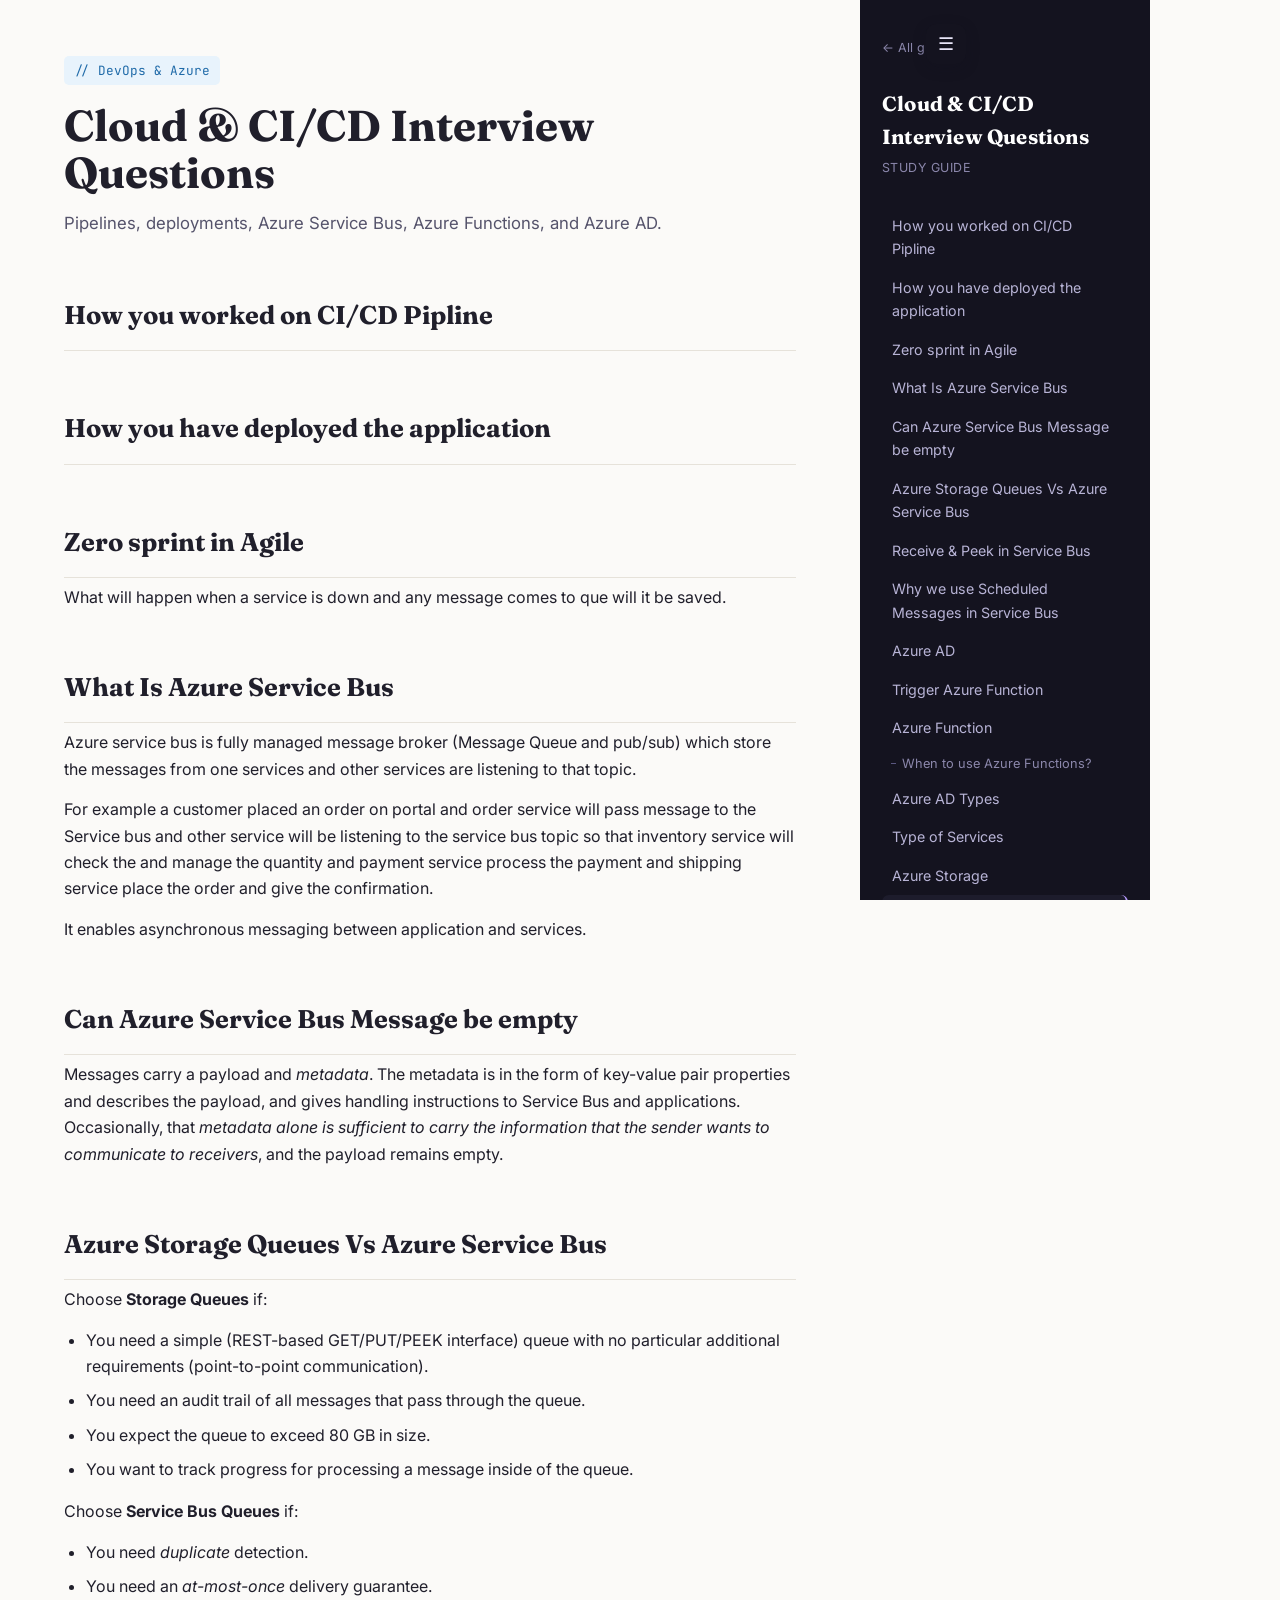
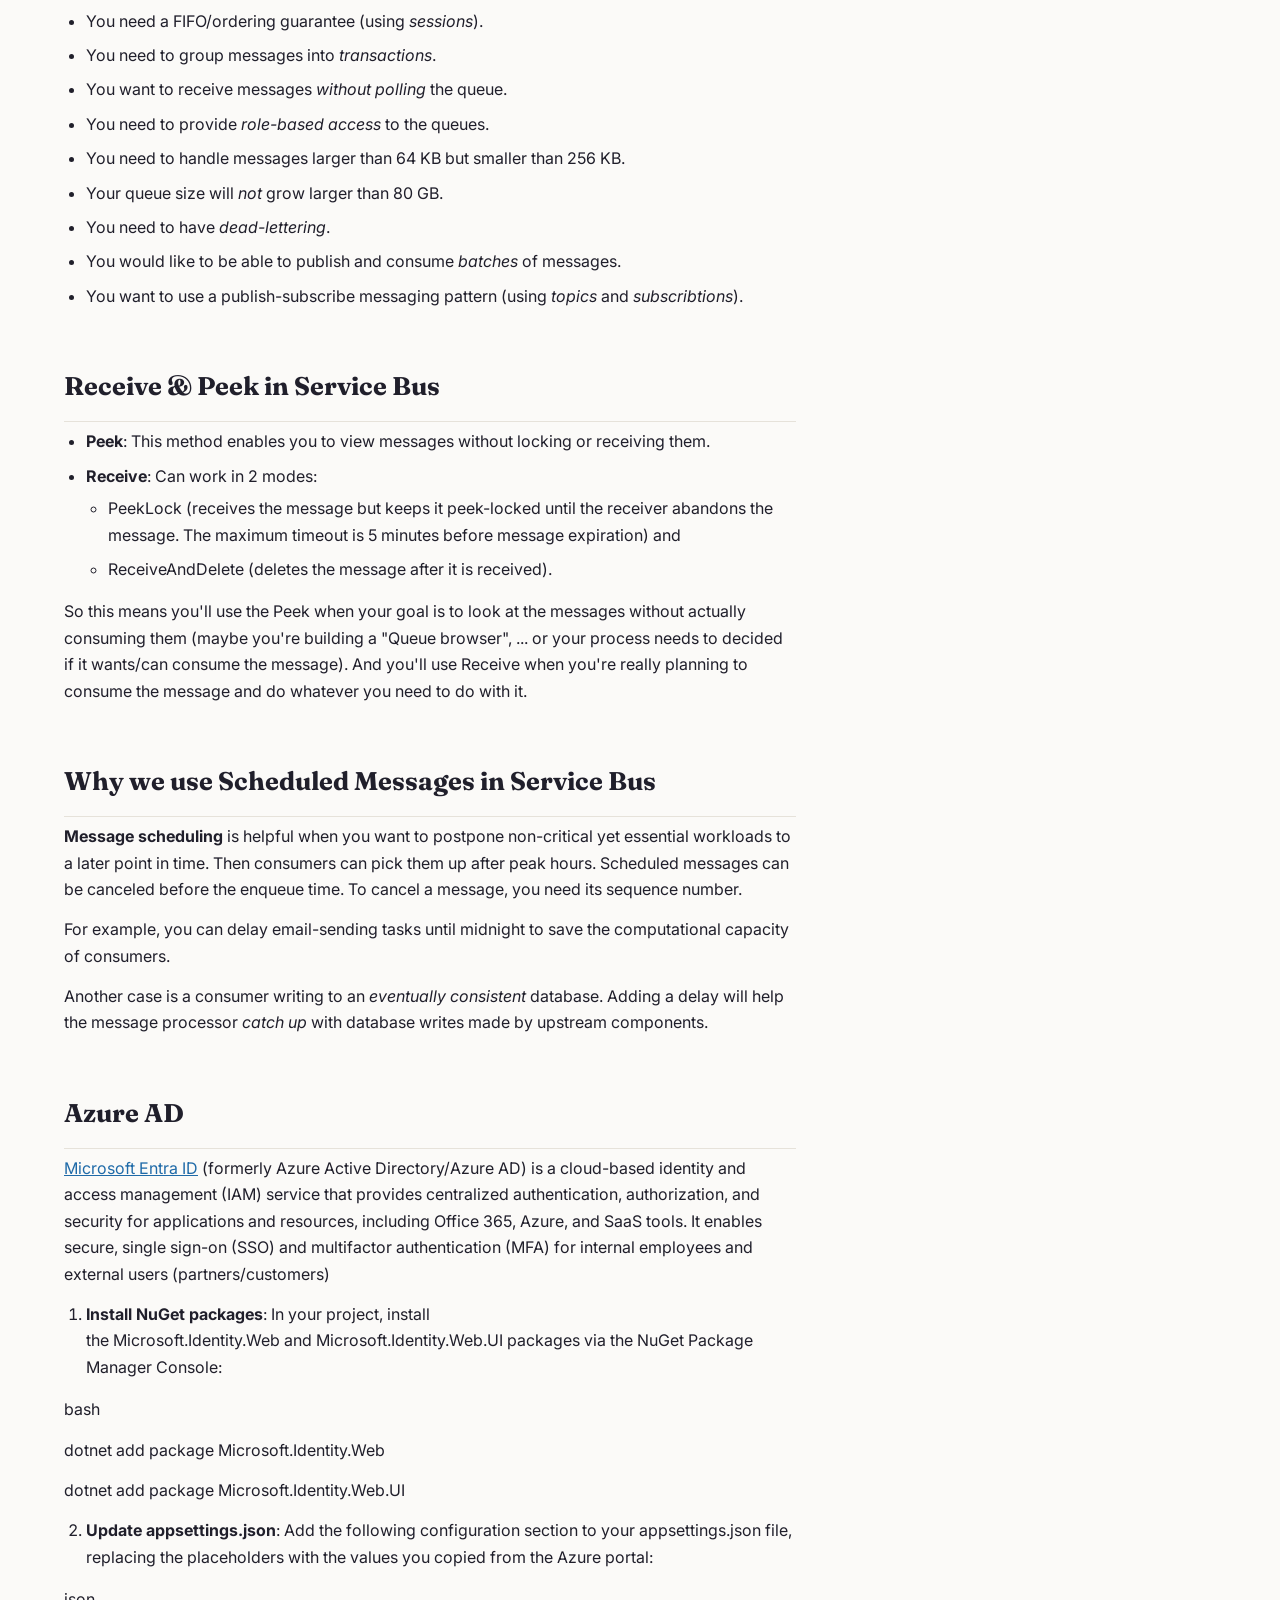
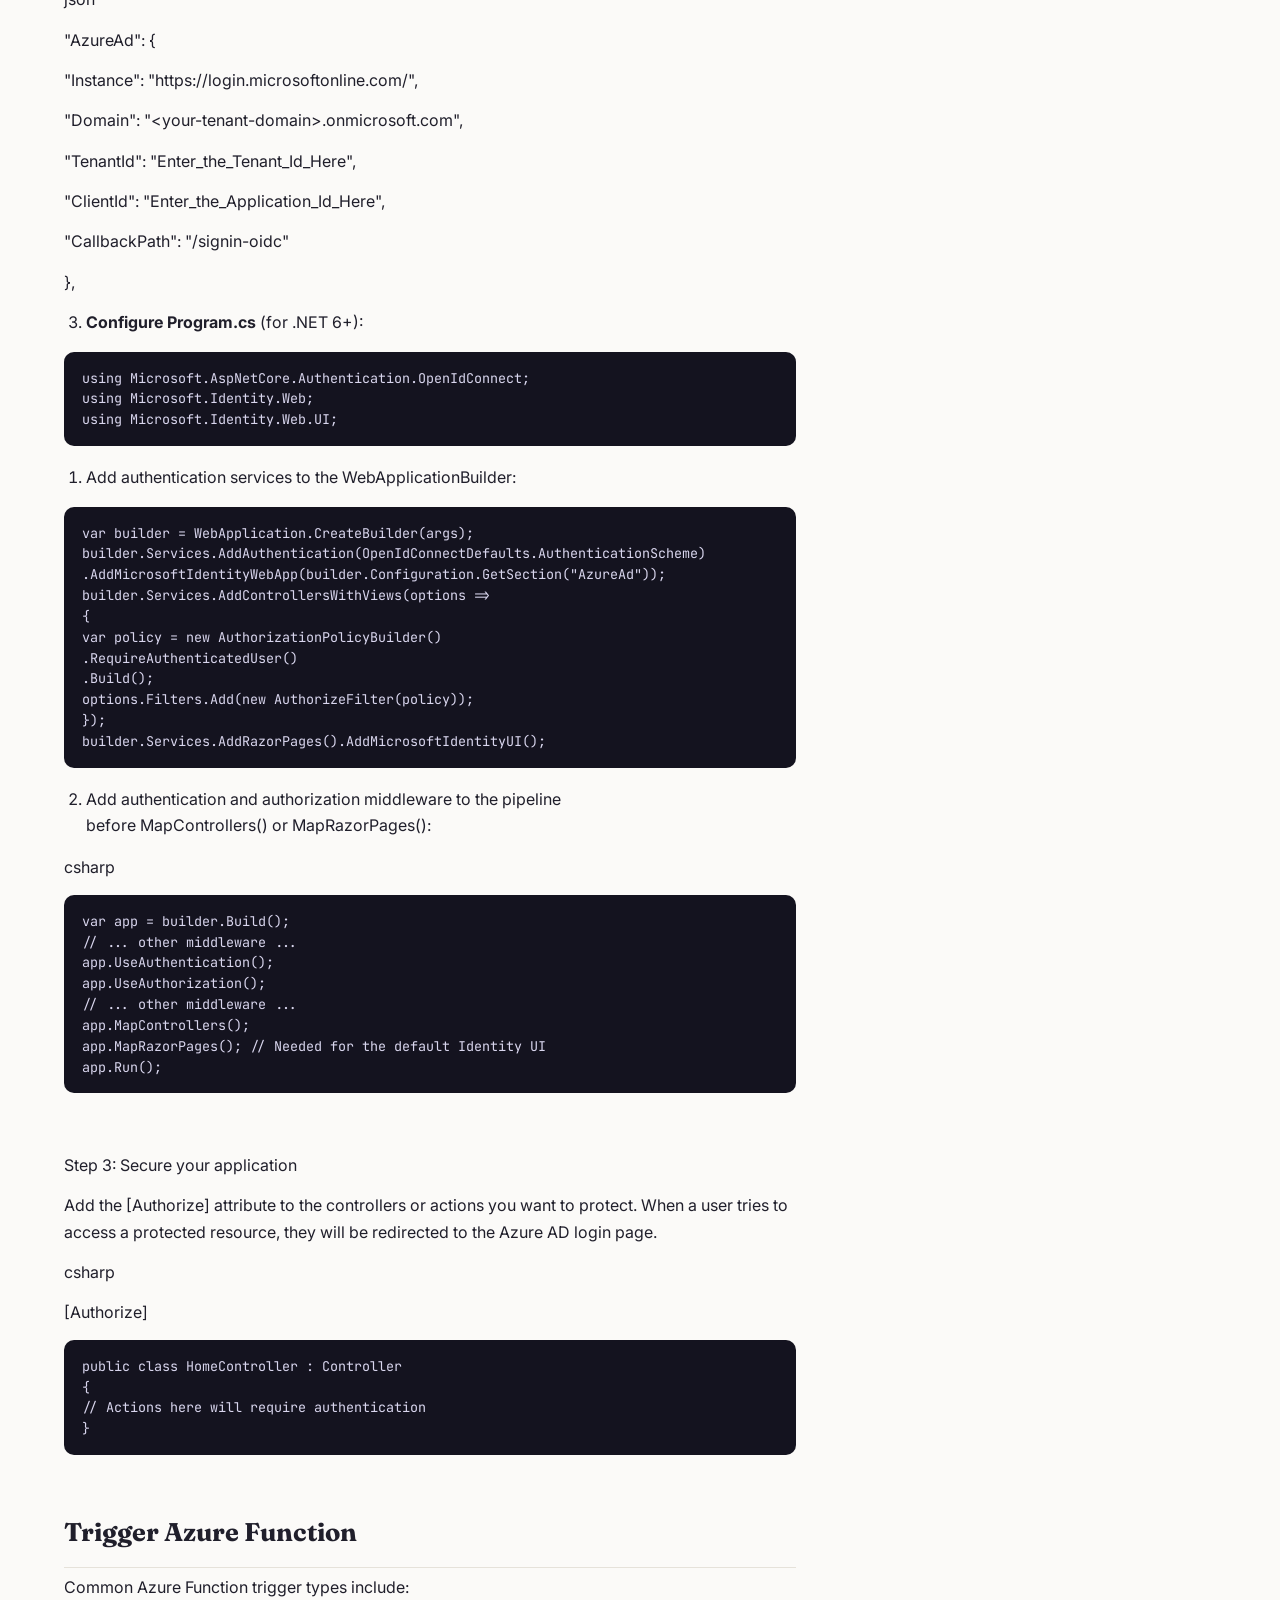
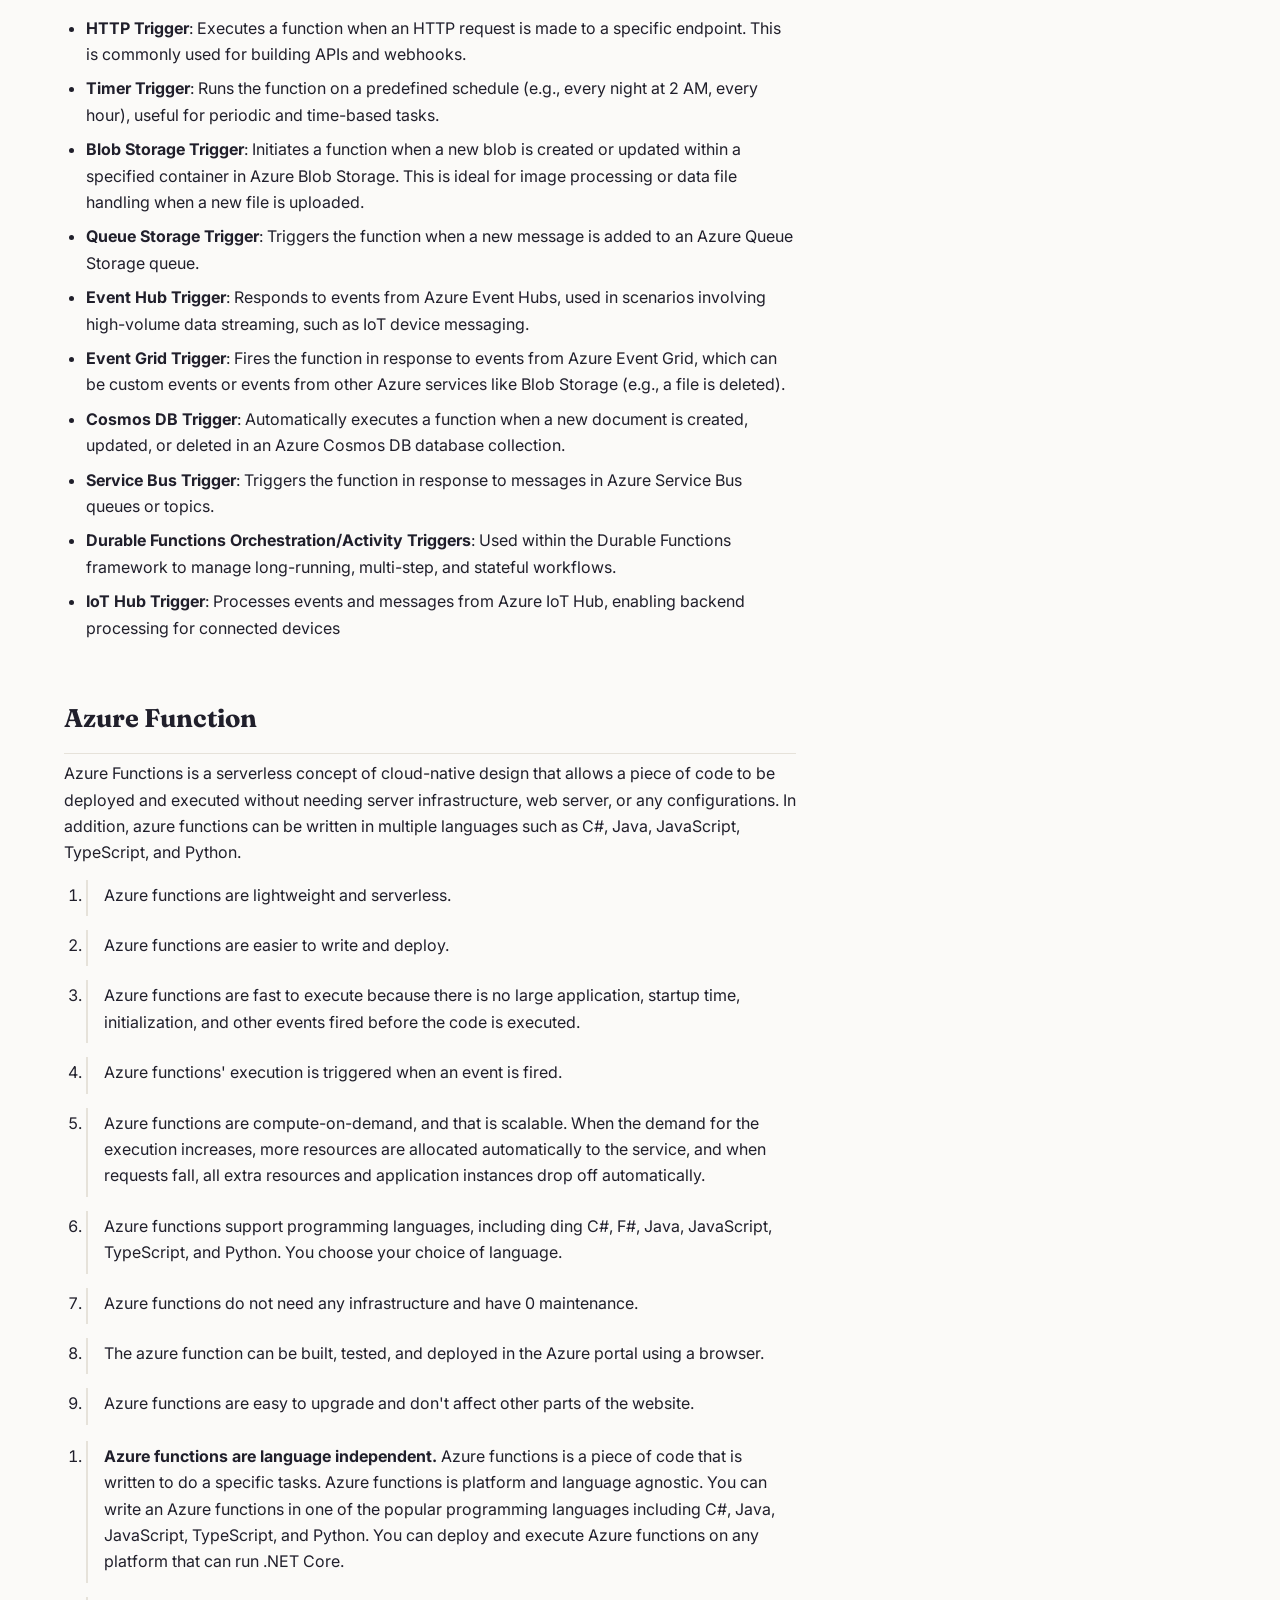
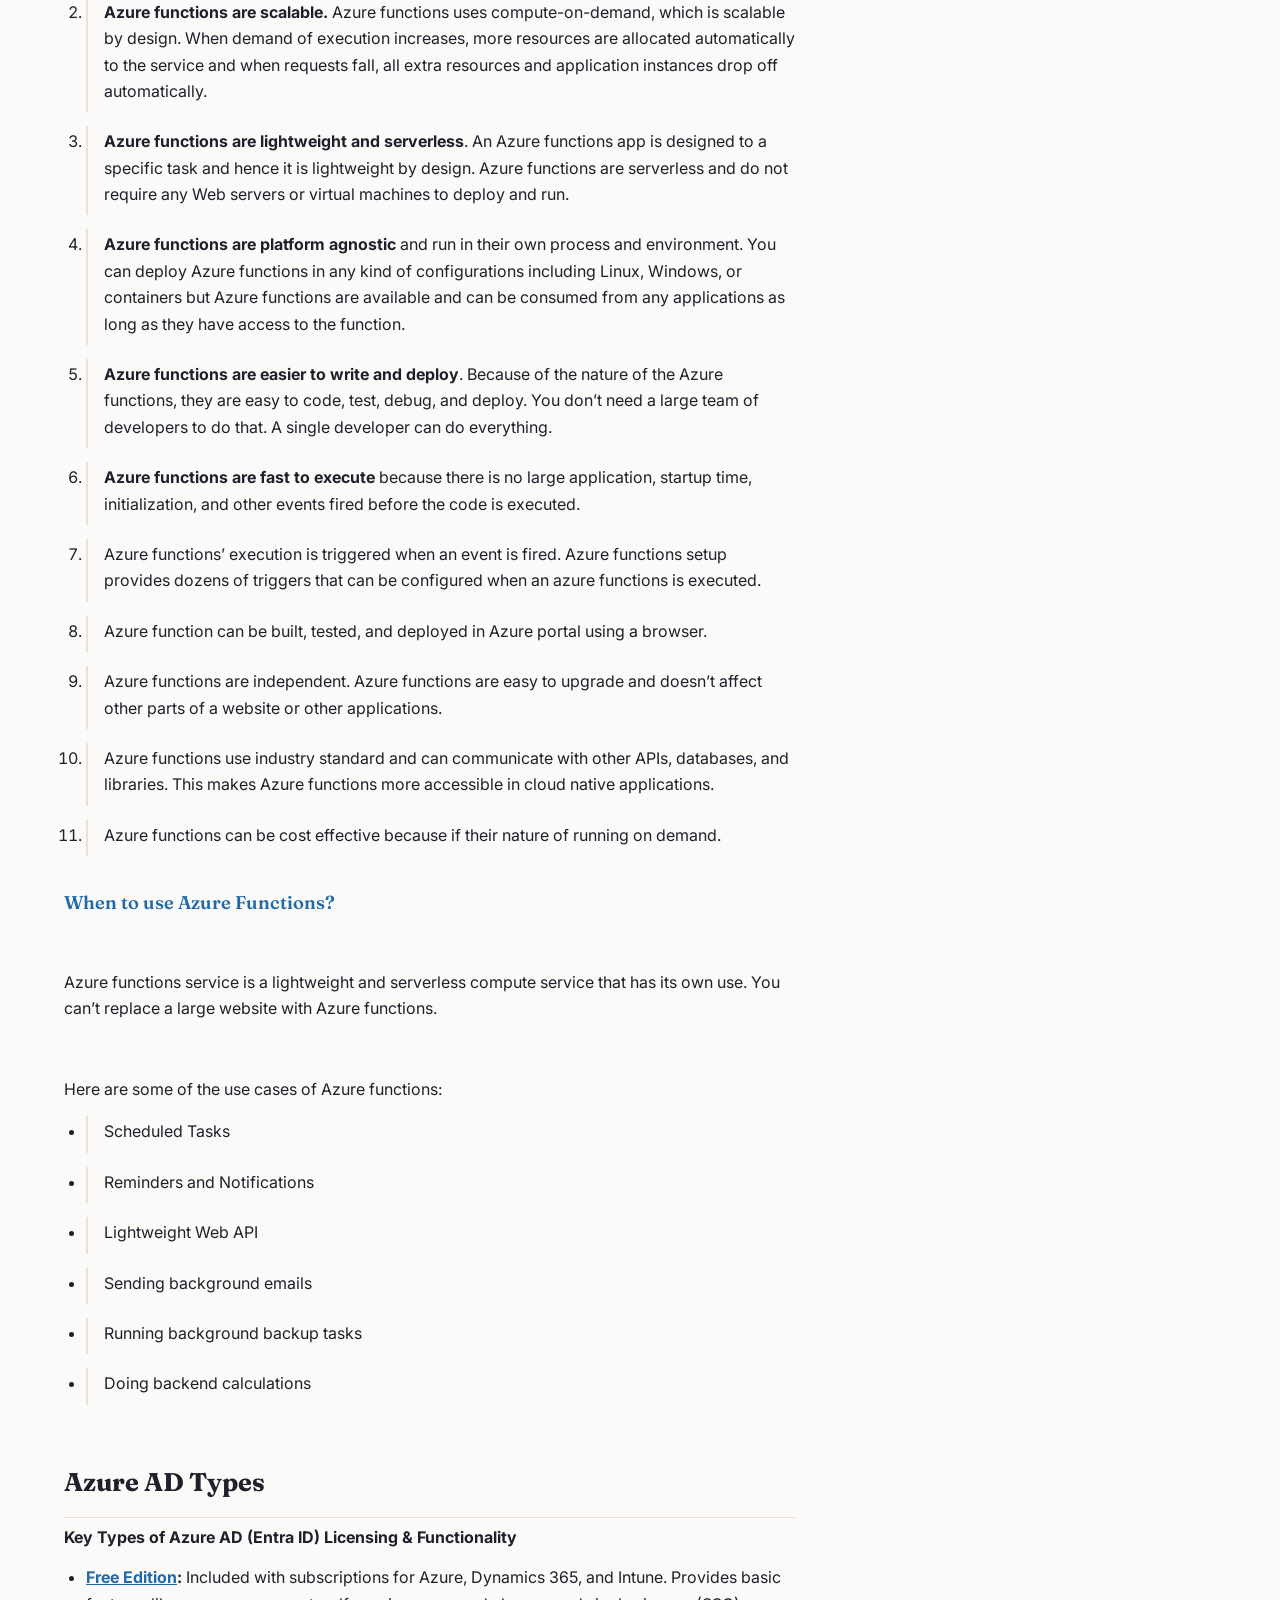
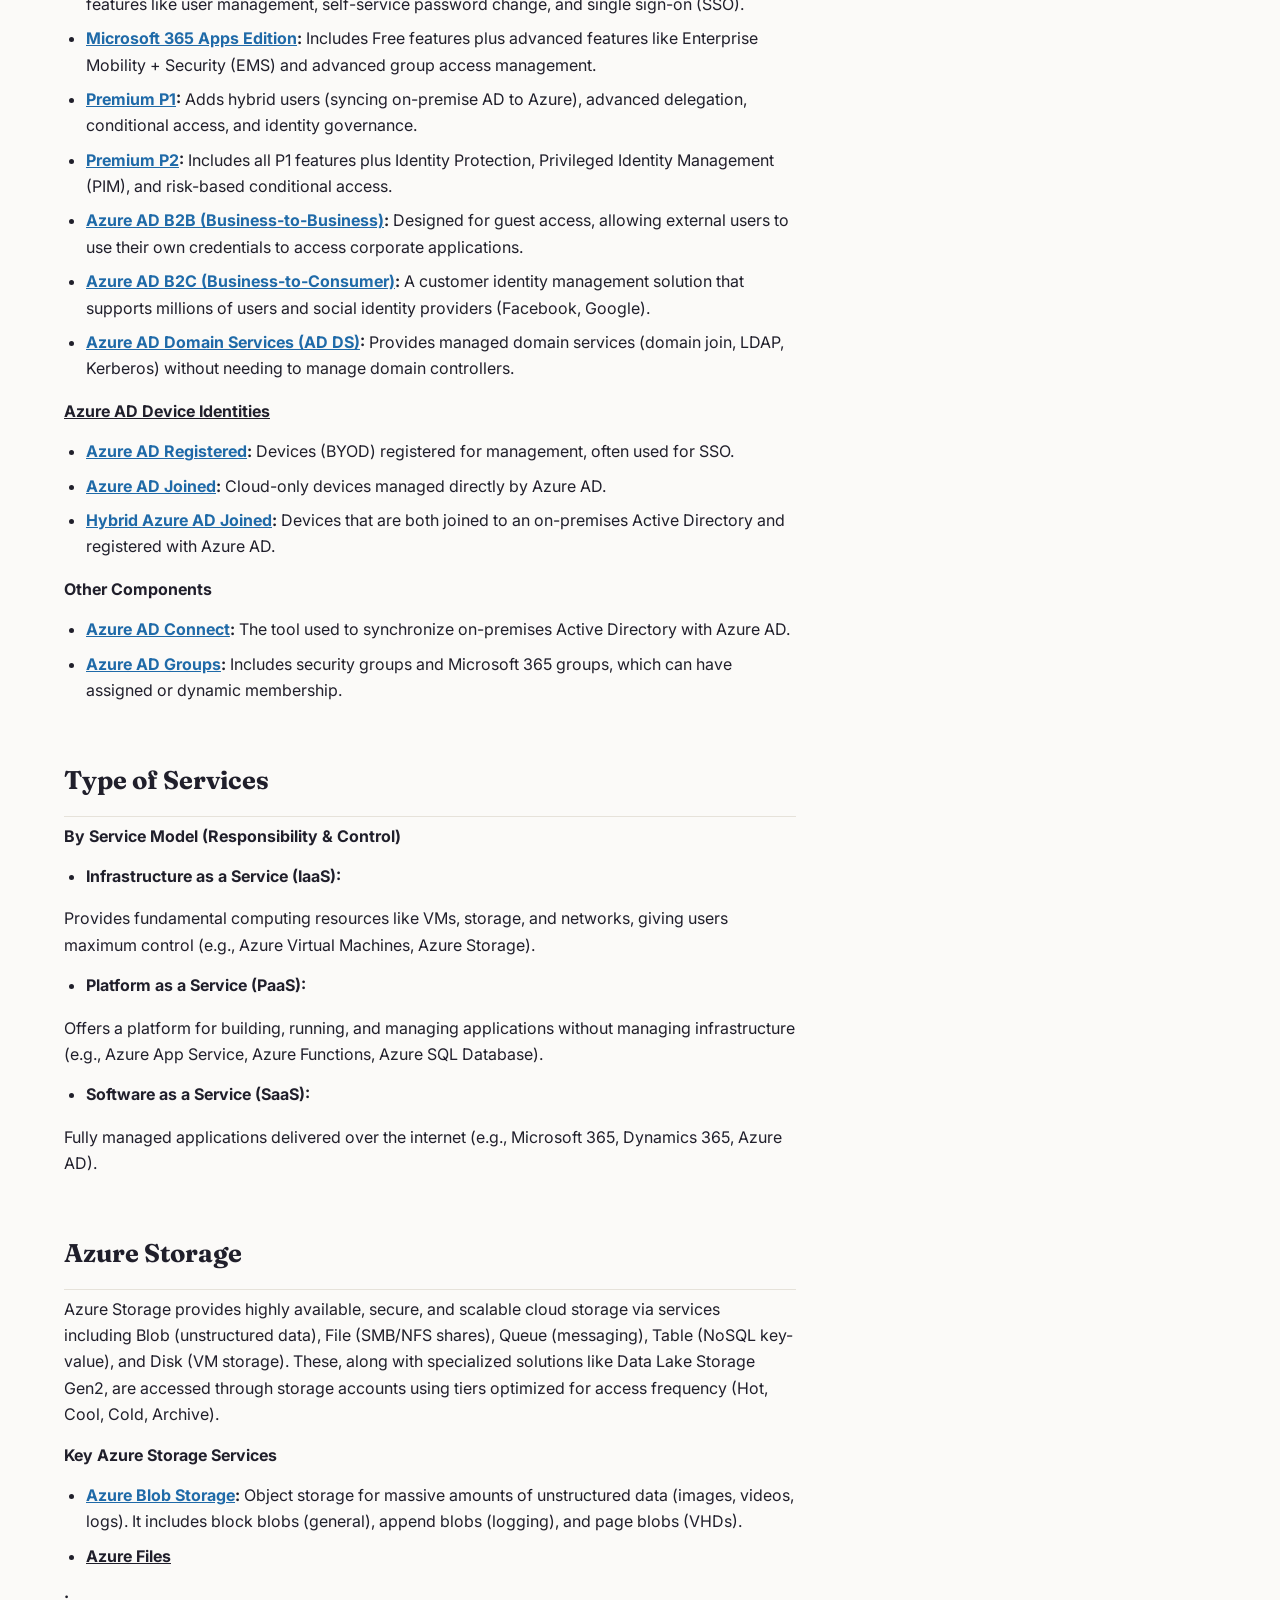
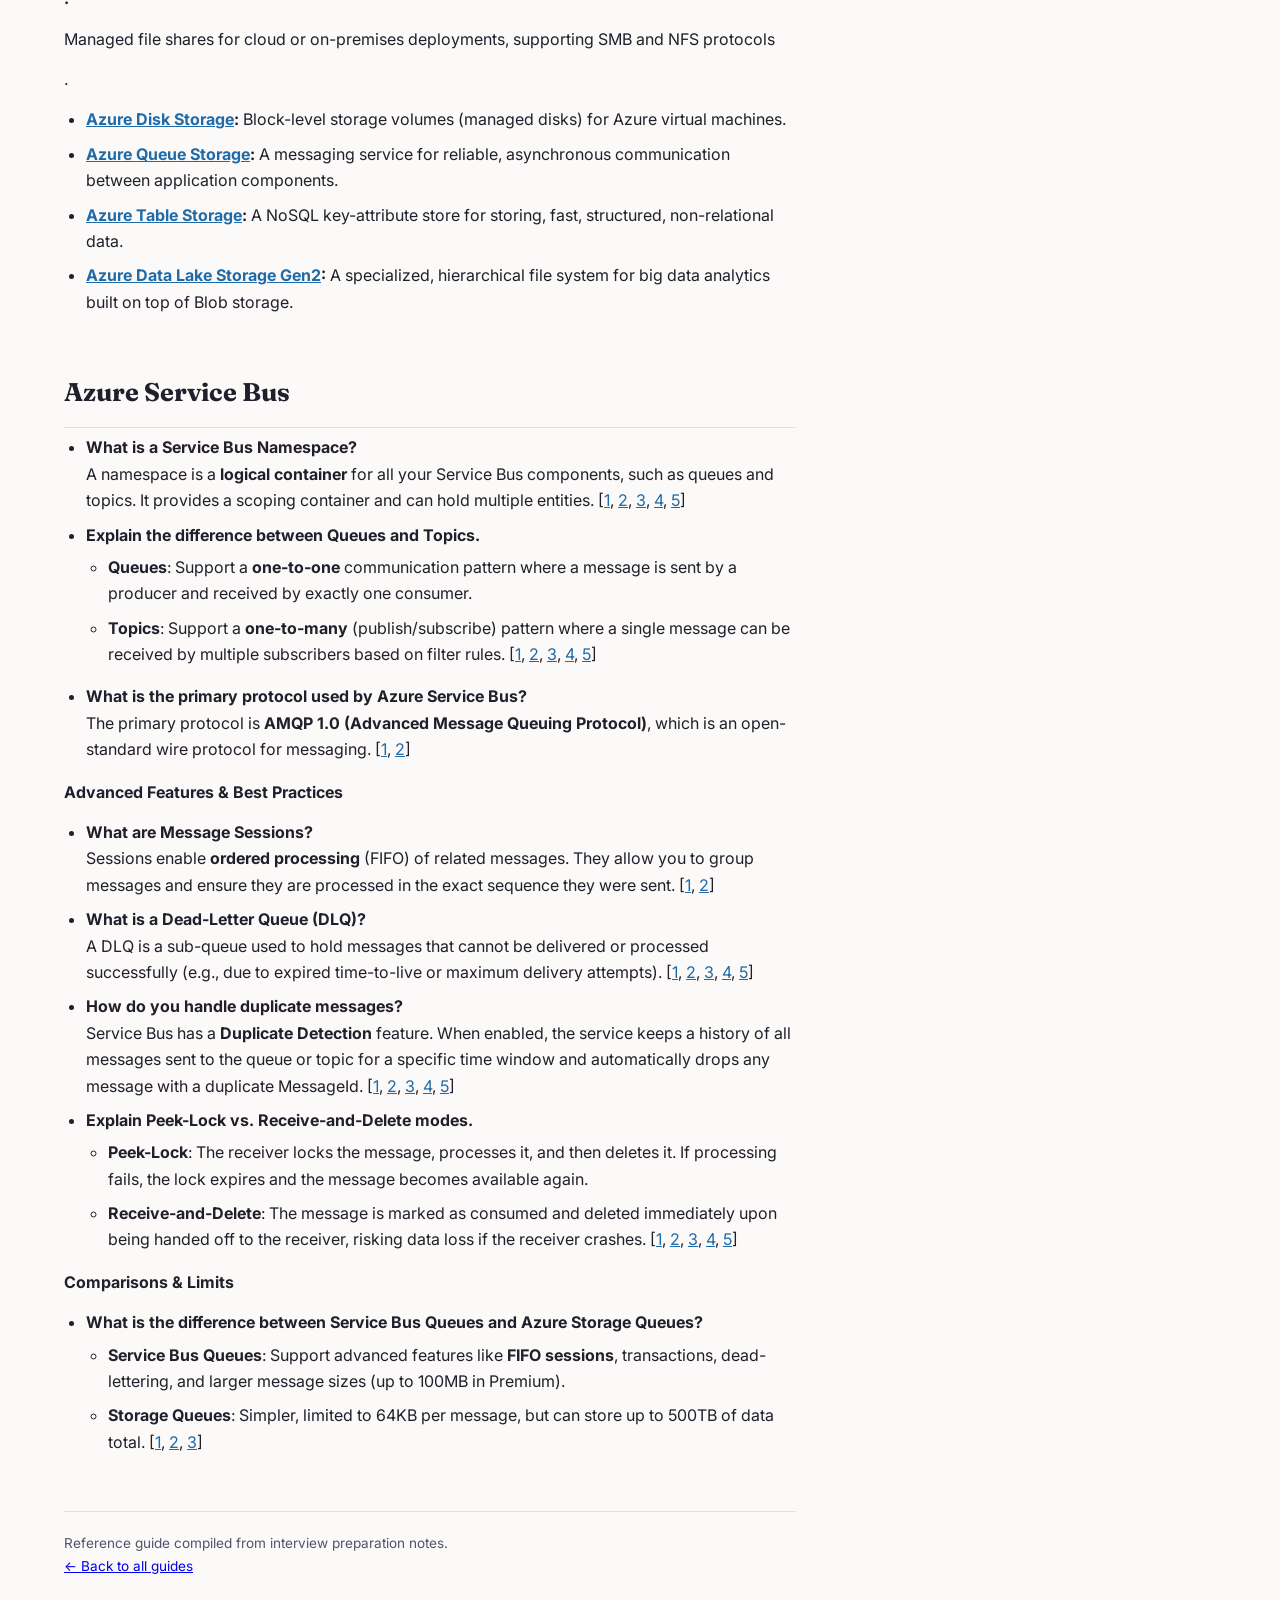
<file: pages/cloud-cicd.html>
<!DOCTYPE html>
<html lang="en">
<head>
<meta charset="UTF-8">
<meta name="viewport" content="width=device-width, initial-scale=1.0">
<title>Cloud & CI/CD Interview Questions — Interview Prep</title>
<link rel="preconnect" href="https://fonts.googleapis.com">
<link href="https://fonts.googleapis.com/css2?family=Fraunces:opsz,wght@9..144,500;9..144,700&family=Inter:wght@400;500;600;700&family=JetBrains+Mono:wght@400;500;600&display=swap" rel="stylesheet">
<link rel="stylesheet" href="../assets/style.css">
<style>
  :root {
    --accent: #2f8fd1;
    --accent-deep: #1f6aa8;
    --accent-soft: #e8f3fc;
  }
</style>
</head>
<body>
<button class="nav-toggle" id="navToggle" aria-label="Toggle navigation" title="Toggle navigation">&#9776;</button>
<div class="shell">

  <main>
    <header class="hero">
      <span class="eyebrow">// DevOps & Azure</span>
      <h1>Cloud & CI/CD Interview Questions</h1>
      <p>Pipelines, deployments, Azure Service Bus, Azure Functions, and Azure AD.</p>
    </header>

    <section class="topic" id="how-you-worked-on-cicd-pipline">
      <h2>How you worked on CI/CD Pipline</h2>

    </section>

    <section class="topic" id="how-you-have-deployed-the-application">
      <h2>How you have deployed the application</h2>

    </section>

    <section class="topic" id="zero-sprint-in-agile">
      <h2>Zero sprint in Agile</h2>
<p>What will happen when a service is down and any message comes to que will it be saved.</p>
    </section>

    <section class="topic" id="what-is-azure-service-bus">
      <h2>What Is Azure Service Bus</h2>
<p>Azure service bus is fully managed message broker (Message Queue and pub/sub) which store the messages from one services and other services are listening to that topic.</p>
<p>For example a customer placed an order on portal and order service will pass message to the Service bus and other service will be listening to the service bus topic so that inventory service will check the and manage the quantity and payment service process the payment and shipping service place the order and give the confirmation.</p>
<p>It enables asynchronous messaging between application and services.</p>
    </section>

    <section class="topic" id="can-azure-service-bus-message-be-empty">
      <h2>Can Azure Service Bus Message be empty</h2>
<p>Messages carry a payload and <em>metadata</em>. The metadata is in the form of key-value pair properties and describes the payload, and gives handling instructions to Service Bus and applications. Occasionally, that <em>metadata alone is sufficient to carry the information that the sender wants to communicate to receivers</em>, and the payload remains empty.</p>
    </section>

    <section class="topic" id="azure-storage-queues-vs-azure-service-bus">
      <h2>Azure Storage Queues Vs Azure Service Bus</h2>
<p>Choose <strong>Storage Queues</strong> if:</p>
<ul>
<li><p>You need a simple (REST-based GET/PUT/PEEK interface) queue with no particular additional requirements (point-to-point communication).</p></li>
<li><p>You need an audit trail of all messages that pass through the queue.</p></li>
<li><p>You expect the queue to exceed 80 GB in size.</p></li>
<li><p>You want to track progress for processing a message inside of the queue.</p></li>
</ul>
<p>Choose <strong>Service Bus Queues</strong> if:</p>
<ul>
<li><p>You need <em>duplicate</em> detection.</p></li>
<li><p>You need an <em>at-most-once</em> delivery guarantee.</p></li>
<li><p>You need a FIFO/ordering guarantee (using <em>sessions</em>).</p></li>
<li><p>You need to group messages into <em>transactions</em>.</p></li>
<li><p>You want to receive messages <em>without polling</em> the queue.</p></li>
<li><p>You need to provide <em>role-based access</em> to the queues.</p></li>
<li><p>You need to handle messages larger than 64 KB but smaller than 256 KB.</p></li>
<li><p>Your queue size will <em>not</em> grow larger than 80 GB.</p></li>
<li><p>You need to have <em>dead-lettering</em>.</p></li>
<li><p>You would like to be able to publish and consume <em>batches</em> of messages.</p></li>
<li><p>You want to use a publish-subscribe messaging pattern (using <em>topics</em> and <em>subscribtions</em>).</p></li>
</ul>
    </section>

    <section class="topic" id="receive-peek-in-service-bus">
      <h2>Receive & Peek in Service Bus</h2>
<ul>
<li><p><strong>Peek</strong>: This method enables you to view messages without locking or receiving them.</p></li>
<li><p><strong>Receive</strong>: Can work in 2 modes:</p>
<ul>
<li><p>PeekLock (receives the message but keeps it peek-locked until the receiver abandons the message. The maximum timeout is 5 minutes before message expiration) and</p></li>
<li><p>ReceiveAndDelete (deletes the message after it is received).</p></li>
</ul></li>
</ul>
<p>So this means you'll use the Peek when your goal is to look at the messages without actually consuming them (maybe you're building a "Queue browser", ... or your process needs to decided if it wants/can consume the message). And you'll use Receive when you're really planning to consume the message and do whatever you need to do with it.</p>
    </section>

    <section class="topic" id="why-we-use-scheduled-messages-in-service-bus">
      <h2>Why we use Scheduled Messages in Service Bus</h2>
<p><strong>Message scheduling</strong> is helpful when you want to postpone non-critical yet essential workloads to a later point in time. Then consumers can pick them up after peak hours. Scheduled messages can be canceled before the enqueue time. To cancel a message, you need its sequence number.</p>
<p>For example, you can delay email-sending tasks until midnight to save the computational capacity of consumers.</p>
<p>Another case is a consumer writing to an <em>eventually consistent</em> database. Adding a delay will help the message processor <em>catch up</em> with database writes made by upstream components.</p>
    </section>

    <section class="topic" id="azure-ad">
      <h2>Azure AD</h2>
<p><a href="https://www.google.com/search?q=Microsoft+Entra+ID&amp;oq=Azure+ac&amp;gs_lcrp=[base64]&amp;sourceid=chrome&amp;ie=UTF-8&amp;ved=2ahUKEwi4nJO5s7-SAxUuT2cHHZciEi4QgK4QegYIAQgAEAM">Microsoft Entra ID</a> (formerly Azure Active Directory/Azure AD) is a cloud-based identity and access management (IAM) service that provides centralized authentication, authorization, and security for applications and resources, including Office 365, Azure, and SaaS tools. It enables secure, single sign-on (SSO) and multifactor authentication (MFA) for internal employees and external users (partners/customers)</p>
<ol type="1">
<li><p><strong>Install NuGet packages</strong>: In your project, install the Microsoft.Identity.Web and Microsoft.Identity.Web.UI packages via the NuGet Package Manager Console:</p></li>
</ol>
<p>bash</p>
<p>dotnet add package Microsoft.Identity.Web</p>
<p>dotnet add package Microsoft.Identity.Web.UI</p>
<ol start="2" type="1">
<li><p><strong>Update appsettings.json</strong>: Add the following configuration section to your appsettings.json file, replacing the placeholders with the values you copied from the Azure portal:</p></li>
</ol>
<p>json</p>
<p>"AzureAd": {</p>
<p>"Instance": "https://login.microsoftonline.com/",</p>
<p>"Domain": "&lt;your-tenant-domain&gt;.onmicrosoft.com",</p>
<p>"TenantId": "Enter_the_Tenant_Id_Here",</p>
<p>"ClientId": "Enter_the_Application_Id_Here",</p>
<p>"CallbackPath": "/signin-oidc"</p>
<p>},</p>
<ol start="3" type="1">
<li><p><strong>Configure Program.cs</strong> (for .NET 6+):</p></li>
</ol>
<pre><code>using Microsoft.AspNetCore.Authentication.OpenIdConnect;
using Microsoft.Identity.Web;
using Microsoft.Identity.Web.UI;</code></pre>
<ol type="1">
<li><p>Add authentication services to the WebApplicationBuilder:</p></li>
</ol>
<pre><code>var builder = WebApplication.CreateBuilder(args);
builder.Services.AddAuthentication(OpenIdConnectDefaults.AuthenticationScheme)
.AddMicrosoftIdentityWebApp(builder.Configuration.GetSection("AzureAd"));
builder.Services.AddControllersWithViews(options =&gt;
{
var policy = new AuthorizationPolicyBuilder()
.RequireAuthenticatedUser()
.Build();
options.Filters.Add(new AuthorizeFilter(policy));
});
builder.Services.AddRazorPages().AddMicrosoftIdentityUI();</code></pre>
<ol start="2" type="1">
<li><p>Add authentication and authorization middleware to the pipeline before MapControllers() or MapRazorPages():</p></li>
</ol>
<p>csharp</p>
<pre><code>var app = builder.Build();
// ... other middleware ...
app.UseAuthentication();
app.UseAuthorization();
// ... other middleware ...
app.MapControllers();
app.MapRazorPages(); // Needed for the default Identity UI
app.Run();</code></pre>
<p> </p>
<p>Step 3: Secure your application </p>
<p>Add the [Authorize] attribute to the controllers or actions you want to protect. When a user tries to access a protected resource, they will be redirected to the Azure AD login page. </p>
<p>csharp</p>
<p>[Authorize]</p>
<pre><code>public class HomeController : Controller
{
// Actions here will require authentication
}</code></pre>
    </section>

    <section class="topic" id="trigger-azure-function">
      <h2>Trigger Azure Function</h2>
<p>Common Azure Function trigger types include:</p>
<ul>
<li><p><strong>HTTP Trigger</strong>: Executes a function when an HTTP request is made to a specific endpoint. This is commonly used for building APIs and webhooks.</p></li>
<li><p><strong>Timer Trigger</strong>: Runs the function on a predefined schedule (e.g., every night at 2 AM, every hour), useful for periodic and time-based tasks.</p></li>
<li><p><strong>Blob Storage Trigger</strong>: Initiates a function when a new blob is created or updated within a specified container in Azure Blob Storage. This is ideal for image processing or data file handling when a new file is uploaded.</p></li>
<li><p><strong>Queue Storage Trigger</strong>: Triggers the function when a new message is added to an Azure Queue Storage queue.</p></li>
<li><p><strong>Event Hub Trigger</strong>: Responds to events from Azure Event Hubs, used in scenarios involving high-volume data streaming, such as IoT device messaging.</p></li>
<li><p><strong>Event Grid Trigger</strong>: Fires the function in response to events from Azure Event Grid, which can be custom events or events from other Azure services like Blob Storage (e.g., a file is deleted).</p></li>
<li><p><strong>Cosmos DB Trigger</strong>: Automatically executes a function when a new document is created, updated, or deleted in an Azure Cosmos DB database collection.</p></li>
<li><p><strong>Service Bus Trigger</strong>: Triggers the function in response to messages in Azure Service Bus queues or topics.</p></li>
<li><p><strong>Durable Functions Orchestration/Activity Triggers</strong>: Used within the Durable Functions framework to manage long-running, multi-step, and stateful workflows.</p></li>
<li><p><strong>IoT Hub Trigger</strong>: Processes events and messages from Azure IoT Hub, enabling backend processing for connected devices</p></li>
</ul>
    </section>

    <section class="topic" id="azure-function">
      <h2>Azure Function</h2>
<p>Azure Functions is a serverless concept of cloud-native design that allows a piece of code to be deployed and executed without needing server infrastructure, web server, or any configurations. In addition, azure functions can be written in multiple languages such as C#, Java, JavaScript, TypeScript, and Python.</p>
<ol type="1">
<li><blockquote>
<p>Azure functions are lightweight and serverless.</p>
</blockquote></li>
<li><blockquote>
<p>Azure functions are easier to write and deploy.</p>
</blockquote></li>
<li><blockquote>
<p>Azure functions are fast to execute because there is no large application, startup time, initialization, and other events fired before the code is executed.</p>
</blockquote></li>
<li><blockquote>
<p>Azure functions' execution is triggered when an event is fired.</p>
</blockquote></li>
<li><blockquote>
<p>Azure functions are compute-on-demand, and that is scalable. When the demand for the execution increases, more resources are allocated automatically to the service, and when requests fall, all extra resources and application instances drop off automatically.</p>
</blockquote></li>
<li><blockquote>
<p>Azure functions support programming languages, including ding C#, F#, Java, JavaScript, TypeScript, and Python. You choose your choice of language.</p>
</blockquote></li>
<li><blockquote>
<p>Azure functions do not need any infrastructure and have 0 maintenance.</p>
</blockquote></li>
<li><blockquote>
<p>The azure function can be built, tested, and deployed in the Azure portal using a browser.</p>
</blockquote></li>
<li><blockquote>
<p>Azure functions are easy to upgrade and don't affect other parts of the website.</p>
</blockquote></li>
</ol>
<ol type="1">
<li><blockquote>
<p><strong>Azure functions are language independent.</strong> Azure functions is a piece of code that is written to do a specific tasks. Azure functions is platform and language agnostic. You can write an Azure functions in one of the popular programming languages including C#, Java, JavaScript, TypeScript, and Python. You can deploy and execute Azure functions on any platform that can run .NET Core. </p>
</blockquote></li>
<li><blockquote>
<p><strong>Azure functions are scalable. </strong>Azure functions uses compute-on-demand, which is scalable by design. When demand of execution increases, more resources are allocated automatically to the service and when requests fall, all extra resources and application instances drop off automatically. </p>
</blockquote></li>
<li><blockquote>
<p><strong>Azure functions are lightweight and serverless</strong>. An Azure functions app is designed to a specific task and hence it is lightweight by design. Azure functions are serverless and do not require any Web servers or virtual machines to deploy and run.</p>
</blockquote></li>
<li><blockquote>
<p><strong>Azure functions are platform agnostic</strong> and run in their own process and environment. You can deploy Azure functions in any kind of configurations including Linux, Windows, or containers but Azure functions are available and can be consumed from any applications as long as they have access to the function.</p>
</blockquote></li>
<li><blockquote>
<p><strong>Azure functions are easier to write and deploy</strong>. Because of the nature of the Azure functions, they are easy to code, test, debug, and deploy. You don’t need a large team of developers to do that. A single developer can do everything.</p>
</blockquote></li>
<li><blockquote>
<p><strong>Azure functions are fast to execute</strong> because there is no large application, startup time, initialization, and other events fired before the code is executed. </p>
</blockquote></li>
<li><blockquote>
<p>Azure functions’ execution is triggered when an event is fired. Azure functions setup provides dozens of triggers that can be configured when an azure functions is executed. </p>
</blockquote></li>
<li><blockquote>
<p>Azure function can be built, tested, and deployed in Azure portal using a browser.</p>
</blockquote></li>
<li><blockquote>
<p>Azure functions are independent. Azure functions are easy to upgrade and doesn’t affect other parts of a website or other applications.</p>
</blockquote></li>
<li><blockquote>
<p>Azure functions use industry standard and can communicate with other APIs, databases, and libraries. This makes Azure functions more accessible in cloud native applications. </p>
</blockquote></li>
<li><blockquote>
<p>Azure functions can be cost effective because if their nature of running on demand.</p>
</blockquote></li>
</ol>
<h3 id="when-to-use-azure-functions">When to use Azure Functions?</h3>
<p> </p>
<p>Azure functions service is a lightweight and serverless compute service that has its own use. You can’t replace a large website with Azure functions.</p>
<p> </p>
<p>Here are some of the use cases of Azure functions: </p>
<ul>
<li><blockquote>
<p>Scheduled Tasks</p>
</blockquote></li>
<li><blockquote>
<p>Reminders and Notifications</p>
</blockquote></li>
<li><blockquote>
<p>Lightweight Web API</p>
</blockquote></li>
<li><blockquote>
<p>Sending background emails</p>
</blockquote></li>
<li><blockquote>
<p>Running background backup tasks</p>
</blockquote></li>
<li><blockquote>
<p>Doing backend calculations</p>
</blockquote></li>
</ul>
    </section>

    <section class="topic" id="azure-ad-types">
      <h2>Azure AD Types</h2>
<p><strong>Key Types of Azure AD (Entra ID) Licensing &amp; Functionality</strong></p>
<ul>
<li><p><strong><a href="https://www.google.com/search?q=Free+Edition&amp;sca_esv=13dc0417b6064a80&amp;sxsrf=ANbL-n6q7UFBBHKqwhlxAwfUS-Ibh_5xwg%3A1770315101579&amp;source=hp&amp;ei=Xd2Eaev7IPbv4-EPmIbW-QI&amp;iflsig=AFdpzrgAAAAAaYTrbZ8A-grryJgfdmexSL9NrcW-9QAD&amp;oq=type+of+azure+a&amp;gs_lp=[base64]&amp;sclient=gws-wiz&amp;ved=2ahUKEwjL9f_e-cKSAxXiR2wGHdFXPGAQgK4QegQIAxAB"><u>Free Edition</u></a>:</strong> Included with subscriptions for Azure, Dynamics 365, and Intune. Provides basic features like user management, self-service password change, and single sign-on (SSO).</p></li>
<li><p><strong><a href="https://www.google.com/search?q=Microsoft+365+Apps+Edition&amp;sca_esv=13dc0417b6064a80&amp;sxsrf=ANbL-n6q7UFBBHKqwhlxAwfUS-Ibh_5xwg%3A1770315101579&amp;source=hp&amp;ei=Xd2Eaev7IPbv4-EPmIbW-QI&amp;iflsig=AFdpzrgAAAAAaYTrbZ8A-grryJgfdmexSL9NrcW-9QAD&amp;oq=type+of+azure+a&amp;gs_lp=[base64]&amp;sclient=gws-wiz&amp;ved=2ahUKEwjL9f_e-cKSAxXiR2wGHdFXPGAQgK4QegQIAxAD"><u>Microsoft 365 Apps Edition</u></a>:</strong> Includes Free features plus advanced features like Enterprise Mobility + Security (EMS) and advanced group access management.</p></li>
<li><p><strong><a href="https://www.google.com/search?q=Premium+P1&amp;sca_esv=13dc0417b6064a80&amp;sxsrf=ANbL-n6q7UFBBHKqwhlxAwfUS-Ibh_5xwg%3A1770315101579&amp;source=hp&amp;ei=Xd2Eaev7IPbv4-EPmIbW-QI&amp;iflsig=AFdpzrgAAAAAaYTrbZ8A-grryJgfdmexSL9NrcW-9QAD&amp;oq=type+of+azure+a&amp;gs_lp=[base64]&amp;sclient=gws-wiz&amp;ved=2ahUKEwjL9f_e-cKSAxXiR2wGHdFXPGAQgK4QegQIAxAF"><u>Premium P1</u></a>:</strong> Adds hybrid users (syncing on-premise AD to Azure), advanced delegation, conditional access, and identity governance.</p></li>
<li><p><strong><a href="https://www.google.com/search?q=Premium+P2&amp;sca_esv=13dc0417b6064a80&amp;sxsrf=ANbL-n6q7UFBBHKqwhlxAwfUS-Ibh_5xwg%3A1770315101579&amp;source=hp&amp;ei=Xd2Eaev7IPbv4-EPmIbW-QI&amp;iflsig=AFdpzrgAAAAAaYTrbZ8A-grryJgfdmexSL9NrcW-9QAD&amp;oq=type+of+azure+a&amp;gs_lp=[base64]&amp;sclient=gws-wiz&amp;ved=2ahUKEwjL9f_e-cKSAxXiR2wGHdFXPGAQgK4QegQIAxAH"><u>Premium P2</u></a>:</strong> Includes all P1 features plus Identity Protection, Privileged Identity Management (PIM), and risk-based conditional access.</p></li>
<li><p><strong><a href="https://www.google.com/search?q=Azure+AD+B2B+%28Business-to-Business%29&amp;sca_esv=13dc0417b6064a80&amp;sxsrf=ANbL-n6q7UFBBHKqwhlxAwfUS-Ibh_5xwg%3A1770315101579&amp;source=hp&amp;ei=Xd2Eaev7IPbv4-EPmIbW-QI&amp;iflsig=AFdpzrgAAAAAaYTrbZ8A-grryJgfdmexSL9NrcW-9QAD&amp;oq=type+of+azure+a&amp;gs_lp=[base64]&amp;sclient=gws-wiz&amp;ved=2ahUKEwjL9f_e-cKSAxXiR2wGHdFXPGAQgK4QegQIAxAJ"><u>Azure AD B2B (Business-to-Business)</u></a>:</strong> Designed for guest access, allowing external users to use their own credentials to access corporate applications.</p></li>
<li><p><strong><a href="https://www.google.com/search?q=Azure+AD+B2C+%28Business-to-Consumer%29&amp;sca_esv=13dc0417b6064a80&amp;sxsrf=ANbL-n6q7UFBBHKqwhlxAwfUS-Ibh_5xwg%3A1770315101579&amp;source=hp&amp;ei=Xd2Eaev7IPbv4-EPmIbW-QI&amp;iflsig=AFdpzrgAAAAAaYTrbZ8A-grryJgfdmexSL9NrcW-9QAD&amp;oq=type+of+azure+a&amp;gs_lp=[base64]&amp;sclient=gws-wiz&amp;ved=2ahUKEwjL9f_e-cKSAxXiR2wGHdFXPGAQgK4QegQIAxAL"><u>Azure AD B2C (Business-to-Consumer)</u></a>:</strong> A customer identity management solution that supports millions of users and social identity providers (Facebook, Google).</p></li>
<li><p><strong><a href="https://www.google.com/search?q=Azure+AD+Domain+Services+%28AD+DS%29&amp;sca_esv=13dc0417b6064a80&amp;sxsrf=ANbL-n6q7UFBBHKqwhlxAwfUS-Ibh_5xwg%3A1770315101579&amp;source=hp&amp;ei=Xd2Eaev7IPbv4-EPmIbW-QI&amp;iflsig=AFdpzrgAAAAAaYTrbZ8A-grryJgfdmexSL9NrcW-9QAD&amp;oq=type+of+azure+a&amp;gs_lp=[base64]&amp;sclient=gws-wiz&amp;ved=2ahUKEwjL9f_e-cKSAxXiR2wGHdFXPGAQgK4QegQIAxAN"><u>Azure AD Domain Services (AD DS)</u></a>:</strong> Provides managed domain services (domain join, LDAP, Kerberos) without needing to manage domain controllers. </p></li>
</ul>
<p><a href="https://www.google.com/search?q=Azure+AD+Device+Identities&amp;sca_esv=13dc0417b6064a80&amp;sxsrf=ANbL-n6q7UFBBHKqwhlxAwfUS-Ibh_5xwg%3A1770315101579&amp;source=hp&amp;ei=Xd2Eaev7IPbv4-EPmIbW-QI&amp;iflsig=AFdpzrgAAAAAaYTrbZ8A-grryJgfdmexSL9NrcW-9QAD&amp;oq=type+of+azure+a&amp;gs_lp=[base64]&amp;sclient=gws-wiz&amp;ved=2ahUKEwjL9f_e-cKSAxXiR2wGHdFXPGAQgK4QegQIBBAB"><strong><u>Azure AD Device Identities</u></strong></a></p>
<ul>
<li><p><strong><a href="https://www.google.com/search?q=Azure+AD+Registered&amp;sca_esv=13dc0417b6064a80&amp;sxsrf=ANbL-n6q7UFBBHKqwhlxAwfUS-Ibh_5xwg%3A1770315101579&amp;source=hp&amp;ei=Xd2Eaev7IPbv4-EPmIbW-QI&amp;iflsig=AFdpzrgAAAAAaYTrbZ8A-grryJgfdmexSL9NrcW-9QAD&amp;oq=type+of+azure+a&amp;gs_lp=[base64]&amp;sclient=gws-wiz&amp;ved=2ahUKEwjL9f_e-cKSAxXiR2wGHdFXPGAQgK4QegQIBRAB"><u>Azure AD Registered</u></a>:</strong> Devices (BYOD) registered for management, often used for SSO.</p></li>
<li><p><strong><a href="https://www.google.com/search?q=Azure+AD+Joined&amp;sca_esv=13dc0417b6064a80&amp;sxsrf=ANbL-n6q7UFBBHKqwhlxAwfUS-Ibh_5xwg%3A1770315101579&amp;source=hp&amp;ei=Xd2Eaev7IPbv4-EPmIbW-QI&amp;iflsig=AFdpzrgAAAAAaYTrbZ8A-grryJgfdmexSL9NrcW-9QAD&amp;oq=type+of+azure+a&amp;gs_lp=[base64]&amp;sclient=gws-wiz&amp;ved=2ahUKEwjL9f_e-cKSAxXiR2wGHdFXPGAQgK4QegQIBRAD"><u>Azure AD Joined</u></a>:</strong> Cloud-only devices managed directly by Azure AD.</p></li>
<li><p><strong><a href="https://www.google.com/search?q=Hybrid+Azure+AD+Joined&amp;sca_esv=13dc0417b6064a80&amp;sxsrf=ANbL-n6q7UFBBHKqwhlxAwfUS-Ibh_5xwg%3A1770315101579&amp;source=hp&amp;ei=Xd2Eaev7IPbv4-EPmIbW-QI&amp;iflsig=AFdpzrgAAAAAaYTrbZ8A-grryJgfdmexSL9NrcW-9QAD&amp;oq=type+of+azure+a&amp;gs_lp=[base64]&amp;sclient=gws-wiz&amp;ved=2ahUKEwjL9f_e-cKSAxXiR2wGHdFXPGAQgK4QegQIBRAF"><u>Hybrid Azure AD Joined</u></a>:</strong> Devices that are both joined to an on-premises Active Directory and registered with Azure AD. </p></li>
</ul>
<p><strong>Other Components</strong></p>
<ul>
<li><p><strong><a href="https://www.google.com/search?q=Azure+AD+Connect&amp;sca_esv=13dc0417b6064a80&amp;sxsrf=ANbL-n6q7UFBBHKqwhlxAwfUS-Ibh_5xwg%3A1770315101579&amp;source=hp&amp;ei=Xd2Eaev7IPbv4-EPmIbW-QI&amp;iflsig=AFdpzrgAAAAAaYTrbZ8A-grryJgfdmexSL9NrcW-9QAD&amp;oq=type+of+azure+a&amp;gs_lp=[base64]&amp;sclient=gws-wiz&amp;mstk=[base64]&amp;csui=3&amp;ved=2ahUKEwjL9f_e-cKSAxXiR2wGHdFXPGAQgK4QegQIBxAB"><u>Azure AD Connect</u></a>:</strong> The tool used to synchronize on-premises Active Directory with Azure AD.</p></li>
<li><p><strong><a href="https://www.google.com/search?q=Azure+AD+Groups&amp;sca_esv=13dc0417b6064a80&amp;sxsrf=ANbL-n6q7UFBBHKqwhlxAwfUS-Ibh_5xwg%3A1770315101579&amp;source=hp&amp;ei=Xd2Eaev7IPbv4-EPmIbW-QI&amp;iflsig=AFdpzrgAAAAAaYTrbZ8A-grryJgfdmexSL9NrcW-9QAD&amp;oq=type+of+azure+a&amp;gs_lp=[base64]&amp;sclient=gws-wiz&amp;mstk=[base64]&amp;csui=3&amp;ved=2ahUKEwjL9f_e-cKSAxXiR2wGHdFXPGAQgK4QegQIBxAD"><u>Azure AD Groups</u></a>:</strong> Includes security groups and Microsoft 365 groups, which can have assigned or dynamic membership. </p></li>
</ul>
    </section>

    <section class="topic" id="type-of-services">
      <h2>Type of Services</h2>
<p><strong>By Service Model (Responsibility &amp; Control)</strong></p>
<ul>
<li><p><strong>Infrastructure as a Service (IaaS):</strong> </p></li>
</ul>
<p>Provides fundamental computing resources like VMs, storage, and networks, giving users maximum control (e.g., Azure Virtual Machines, Azure Storage).</p>
<ul>
<li><p><strong>Platform as a Service (PaaS):</strong> </p></li>
</ul>
<p>Offers a platform for building, running, and managing applications without managing infrastructure (e.g., Azure App Service, Azure Functions, Azure SQL Database).</p>
<ul>
<li><p><strong>Software as a Service (SaaS):</strong> </p></li>
</ul>
<p>Fully managed applications delivered over the internet (e.g., Microsoft 365, Dynamics 365, Azure AD).</p>
    </section>

    <section class="topic" id="azure-storage">
      <h2>Azure Storage</h2>
<p>Azure Storage provides highly available, secure, and scalable cloud storage via services including Blob (unstructured data), File (SMB/NFS shares), Queue (messaging), Table (NoSQL key-value), and Disk (VM storage). These, along with specialized solutions like Data Lake Storage Gen2, are accessed through storage accounts using tiers optimized for access frequency (Hot, Cool, Cold, Archive). </p>
<p><strong>Key Azure Storage Services</strong></p>
<ul>
<li><p><strong><a href="https://www.google.com/search?q=Azure+Blob+Storage&amp;sca_esv=13dc0417b6064a80&amp;biw=1920&amp;bih=945&amp;sxsrf=ANbL-n5ftiFgAe_vizLvmU6dn0sjvqFEwQ%3A1770315229018&amp;ei=3d2EacNtocbj4Q-46ciZAQ&amp;oq=types+of+azure+&amp;gs_lp=[base64]&amp;sclient=gws-wiz-serp&amp;ved=2ahUKEwjqhNrP-sKSAxXJzDgGHRhqDHoQgK4QegYIAQgAEAg"><u>Azure Blob Storage</u></a>:</strong> Object storage for massive amounts of unstructured data (images, videos, logs). It includes block blobs (general), append blobs (logging), and page blobs (VHDs).</p></li>
<li><p><a href="https://www.google.com/search?q=Azure+Files&amp;sca_esv=13dc0417b6064a80&amp;biw=1920&amp;bih=945&amp;sxsrf=ANbL-n5ftiFgAe_vizLvmU6dn0sjvqFEwQ%3A1770315229018&amp;ei=3d2EacNtocbj4Q-46ciZAQ&amp;oq=types+of+azure+&amp;gs_lp=[base64]&amp;sclient=gws-wiz-serp&amp;ved=2ahUKEwjqhNrP-sKSAxXJzDgGHRhqDHoQgK4QegYIAQgAEAo"><strong><u>Azure Files</u></strong></a></p></li>
</ul>
<p><strong>:</strong></p>
<p>Managed file shares for cloud or on-premises deployments, supporting SMB and NFS protocols</p>
<p>.</p>
<ul>
<li><p><strong><a href="https://www.google.com/search?q=Azure+Disk+Storage&amp;sca_esv=13dc0417b6064a80&amp;biw=1920&amp;bih=945&amp;sxsrf=ANbL-n5ftiFgAe_vizLvmU6dn0sjvqFEwQ%3A1770315229018&amp;ei=3d2EacNtocbj4Q-46ciZAQ&amp;oq=types+of+azure+&amp;gs_lp=[base64]&amp;sclient=gws-wiz-serp&amp;ved=2ahUKEwjqhNrP-sKSAxXJzDgGHRhqDHoQgK4QegYIAQgBEAE"><u>Azure Disk Storage</u></a>:</strong> Block-level storage volumes (managed disks) for Azure virtual machines.</p></li>
<li><p><strong><a href="https://www.google.com/search?q=Azure+Queue+Storage&amp;sca_esv=13dc0417b6064a80&amp;biw=1920&amp;bih=945&amp;sxsrf=ANbL-n5ftiFgAe_vizLvmU6dn0sjvqFEwQ%3A1770315229018&amp;ei=3d2EacNtocbj4Q-46ciZAQ&amp;oq=types+of+azure+&amp;gs_lp=[base64]&amp;sclient=gws-wiz-serp&amp;ved=2ahUKEwjqhNrP-sKSAxXJzDgGHRhqDHoQgK4QegYIAQgCEAE"><u>Azure Queue Storage</u></a>:</strong> A messaging service for reliable, asynchronous communication between application components.</p></li>
<li><p><strong><a href="https://www.google.com/search?q=Azure+Table+Storage&amp;sca_esv=13dc0417b6064a80&amp;biw=1920&amp;bih=945&amp;sxsrf=ANbL-n5ftiFgAe_vizLvmU6dn0sjvqFEwQ%3A1770315229018&amp;ei=3d2EacNtocbj4Q-46ciZAQ&amp;oq=types+of+azure+&amp;gs_lp=[base64]&amp;sclient=gws-wiz-serp&amp;ved=2ahUKEwjqhNrP-sKSAxXJzDgGHRhqDHoQgK4QegYIAQgDEAE"><u>Azure Table Storage</u></a>:</strong> A NoSQL key-attribute store for storing, fast, structured, non-relational data.</p></li>
<li><p><strong><a href="https://www.google.com/search?q=Azure+Data+Lake+Storage+Gen2&amp;sca_esv=13dc0417b6064a80&amp;biw=1920&amp;bih=945&amp;sxsrf=ANbL-n5ftiFgAe_vizLvmU6dn0sjvqFEwQ%3A1770315229018&amp;ei=3d2EacNtocbj4Q-46ciZAQ&amp;oq=types+of+azure+&amp;gs_lp=[base64]&amp;sclient=gws-wiz-serp&amp;ved=2ahUKEwjqhNrP-sKSAxXJzDgGHRhqDHoQgK4QegYIAQgEEAE"><u>Azure Data Lake Storage Gen2</u></a>:</strong> A specialized, hierarchical file system for big data analytics built on top of Blob storage. </p></li>
</ul>
    </section>

    <section class="topic" id="azure-service-bus">
      <h2>Azure Service Bus</h2>
<ul>
<li><p><strong>What is a Service Bus Namespace?</strong><br/>
A namespace is a <strong>logical container</strong> for all your Service Bus components, such as queues and topics. It provides a scoping container and can hold multiple entities. [<a href="https://www.youtube.com/watch?v=1l744A-psG4&amp;t=90">1</a>, <a href="https://www.tech-findings.com/2023/02/Interview-questions-answers-Azure-Service-Bus.html">2</a>, <a href="https://intellipaat.com/blog/tutorial/microsoft-azure-tutorial/azure-service-bus/">3</a>, <a href="https://learn.microsoft.com/en-us/azure/service-bus-messaging/service-bus-faq">4</a>, <a href="https://turbo360.com/guide/azure-service-bus">5</a>]</p></li>
<li><p><strong>Explain the difference between Queues and Topics.</strong></p>
<ul>
<li><p><strong>Queues</strong>: Support a <strong>one-to-one</strong> communication pattern where a message is sent by a producer and received by exactly one consumer.</p></li>
<li><p><strong>Topics</strong>: Support a <strong>one-to-many</strong> (publish/subscribe) pattern where a single message can be received by multiple subscribers based on filter rules. [<a href="https://medium.com/awesome-azure/azure-difference-between-azure-service-bus-queues-and-topics-4cc97770b65">1</a>, <a href="https://www.youtube.com/watch?v=1l744A-psG4&amp;t=90">2</a>, <a href="https://dev.to/willvelida/working-with-queues-and-topics-in-azure-service-bus-279i">3</a>, <a href="https://thecloudhub.com/2019/03/13/whats-the-difference-between-an-azure-service-bus-queue-and-topic/">4</a>, <a href="https://medium.com/awesome-azure/azure-difference-between-azure-service-bus-queues-and-topics-4cc97770b65">5</a>]</p></li>
</ul></li>
<li><p><strong>What is the primary protocol used by Azure Service Bus?</strong><br/>
The primary protocol is <strong>AMQP 1.0 (Advanced Message Queuing Protocol)</strong>, which is an open-standard wire protocol for messaging. [<a href="https://learn.microsoft.com/en-us/azure/service-bus-messaging/service-bus-messaging-overview">1</a>, <a href="https://learn.microsoft.com/en-us/azure/service-bus-messaging/service-bus-messaging-overview">2</a>]</p></li>
</ul>
<p><strong>Advanced Features &amp; Best Practices</strong></p>
<ul>
<li><p><strong>What are Message Sessions?</strong><br/>
Sessions enable <strong>ordered processing</strong> (FIFO) of related messages. They allow you to group messages and ensure they are processed in the exact sequence they were sent. [<a href="https://learn.microsoft.com/en-us/azure/service-bus-messaging/message-sessions">1</a>, <a href="https://www.naukri.com/code360/library/azure-service-bus">2</a>]</p></li>
<li><p><strong>What is a Dead-Letter Queue (DLQ)?</strong><br/>
A DLQ is a sub-queue used to hold messages that cannot be delivered or processed successfully (e.g., due to expired time-to-live or maximum delivery attempts). [<a href="https://www.youtube.com/watch?v=1l744A-psG4&amp;t=90">1</a>, <a href="https://learn.microsoft.com/en-us/azure/service-bus-messaging/service-bus-messaging-overview">2</a>, <a href="https://learn.microsoft.com/en-us/azure/service-bus-messaging/service-bus-dead-letter-queues">3</a>, <a href="https://www.claria.com/technologies/microsoft-azure/azure-service-bus">4</a>, <a href="https://learn.microsoft.com/en-us/azure/service-bus-messaging/jms-developer-guide">5</a>]</p></li>
<li><p><strong>How do you handle duplicate messages?</strong><br/>
Service Bus has a <strong>Duplicate Detection</strong> feature. When enabled, the service keeps a history of all messages sent to the queue or topic for a specific time window and automatically drops any message with a duplicate MessageId. [<a href="https://www.youtube.com/watch?v=1l744A-psG4&amp;t=90">1</a>, <a href="https://www.scaler.com/topics/azure-service-bus/">2</a>, <a href="https://azureintegrations.com/2020/03/01/azure-servce-bus-best-practises/">3</a>, <a href="https://learn.microsoft.com/en-us/azure/service-bus-messaging/duplicate-detection">4</a>, <a href="https://oneuptime.com/blog/post/2026-02-16-how-to-enable-duplicate-detection-in-azure-service-bus-topics/view">5</a>]</p></li>
<li><p><strong>Explain Peek-Lock vs. Receive-and-Delete modes.</strong></p>
<ul>
<li><p><strong>Peek-Lock</strong>: The receiver locks the message, processes it, and then deletes it. If processing fails, the lock expires and the message becomes available again.</p></li>
<li><p><strong>Receive-and-Delete</strong>: The message is marked as consumed and deleted immediately upon being handed off to the receiver, risking data loss if the receiver crashes. [<a href="https://vigowebs.medium.com/frequently-asked-azure-interview-questions-and-answers-c5196c22be95">1</a>, <a href="https://www.youtube.com/watch?v=1l744A-psG4&amp;t=90">2</a>, <a href="https://www.codemag.com/Article/2505041/Get-on-the-Bus%E2%80%94The-Azure-Service-Bus">3</a>, <a href="https://intellipaat.com/blog/tutorial/microsoft-azure-tutorial/azure-service-bus/">4</a>, <a href="https://help.boomi.com/docs/Atomsphere/Integration/Connectors/r-atm-Microsoft_Azure_Service_Bus_operation_499c678d-644a-4a15-a0e3-3f4590f8c369">5</a>]</p></li>
</ul></li>
</ul>
<p><strong>Comparisons &amp; Limits</strong></p>
<ul>
<li><p><strong>What is the difference between Service Bus Queues and Azure Storage Queues?</strong></p>
<ul>
<li><p><strong>Service Bus Queues</strong>: Support advanced features like <strong>FIFO sessions</strong>, transactions, dead-lettering, and larger message sizes (up to 100MB in Premium).</p></li>
<li><p><strong>Storage Queues</strong>: Simpler, limited to 64KB per message, but can store up to 500TB of data total. [<a href="https://vigowebs.medium.com/frequently-asked-azure-interview-questions-and-answers-c5196c22be95">1</a>, <a href="https://learn.microsoft.com/en-us/azure/service-bus-messaging/service-bus-quotas">2</a>, <a href="https://turbo360.com/blog/azure-storage-queue-vs-service-bus-queue">3</a>]</p></li>
</ul></li>
</ul>
    </section>

    <footer>
      Reference guide compiled from interview preparation notes.
      <br><a href="../index.html">&larr; Back to all guides</a>
    </footer>
  </main>

  <nav class="toc" id="toc">
    <a href="../index.html" class="back">&larr; All guides</a>
    <div class="brand">Cloud & CI/CD Interview Questions</div>
    <div class="sub">Study Guide</div>
    <a href="#how-you-worked-on-cicd-pipline">How you worked on CI/CD Pipline</a>
    <a href="#how-you-have-deployed-the-application">How you have deployed the application</a>
    <a href="#zero-sprint-in-agile">Zero sprint in Agile</a>
    <a href="#what-is-azure-service-bus">What Is Azure Service Bus</a>
    <a href="#can-azure-service-bus-message-be-empty">Can Azure Service Bus Message be empty</a>
    <a href="#azure-storage-queues-vs-azure-service-bus">Azure Storage Queues Vs Azure Service Bus</a>
    <a href="#receive-peek-in-service-bus">Receive & Peek in Service Bus</a>
    <a href="#why-we-use-scheduled-messages-in-service-bus">Why we use Scheduled Messages in Service Bus</a>
    <a href="#azure-ad">Azure AD</a>
    <a href="#trigger-azure-function">Trigger Azure Function</a>
    <a href="#azure-function">Azure Function</a>
    <a href="#when-to-use-azure-functions" class="sub-link">When to use Azure Functions?</a>
    <a href="#azure-ad-types">Azure AD Types</a>
    <a href="#type-of-services">Type of Services</a>
    <a href="#azure-storage">Azure Storage</a>
    <a href="#azure-service-bus">Azure Service Bus</a>
    <div class="count">Study Guide</div>
  </nav>
</div>
<script src="../assets/toc.js"></script>
</body>
</html>
</file>
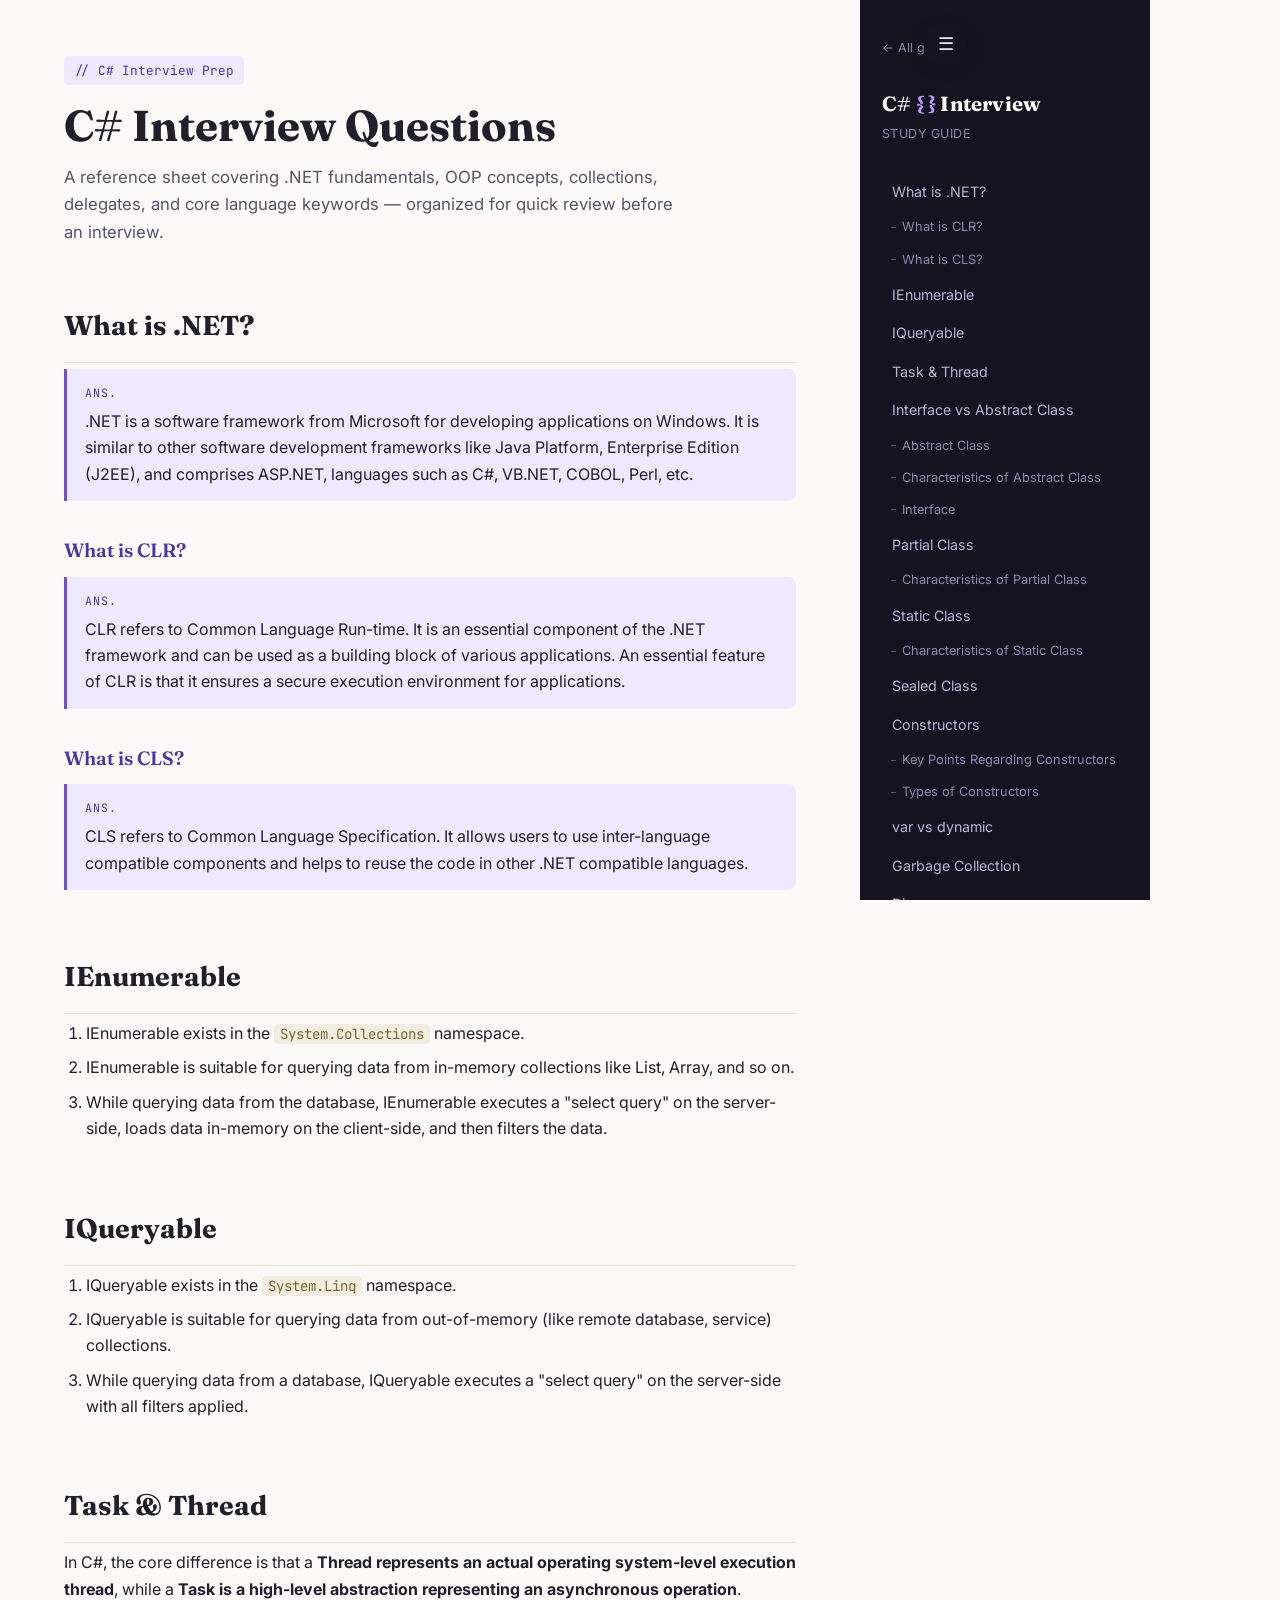
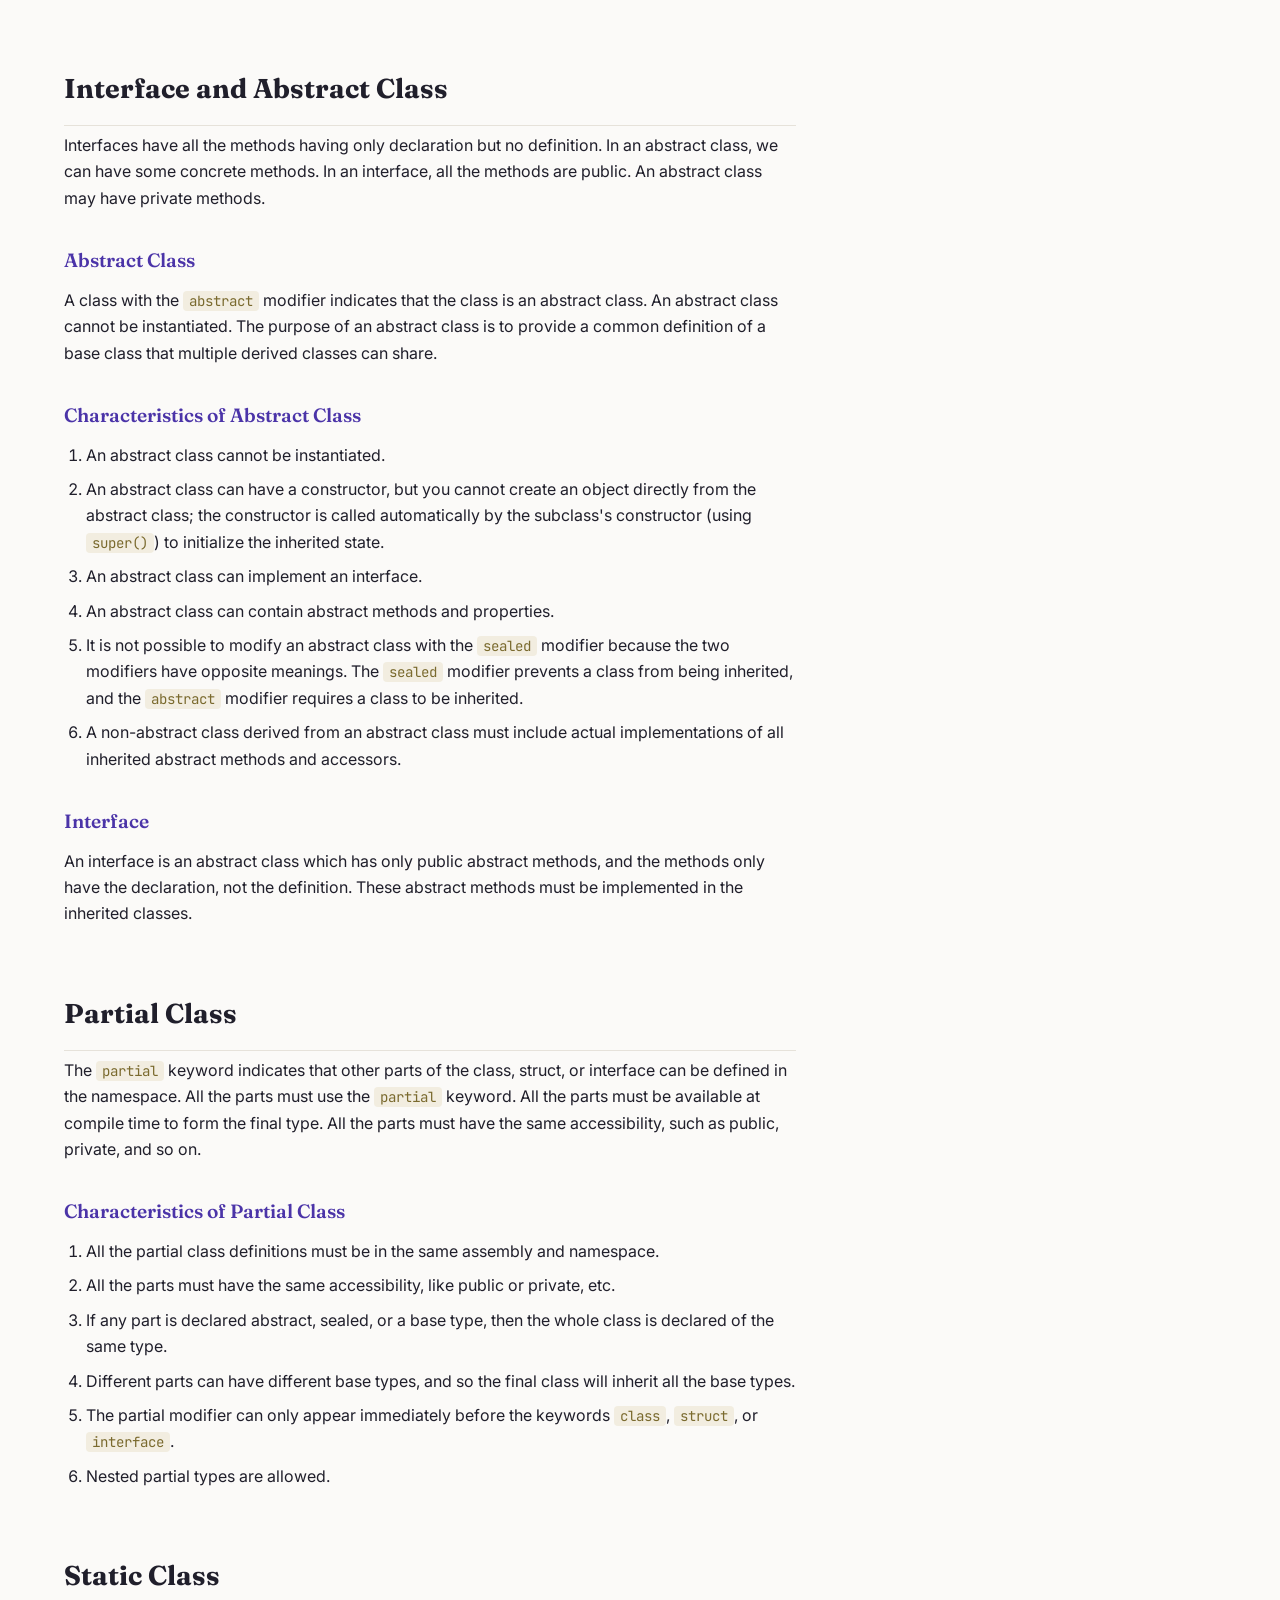
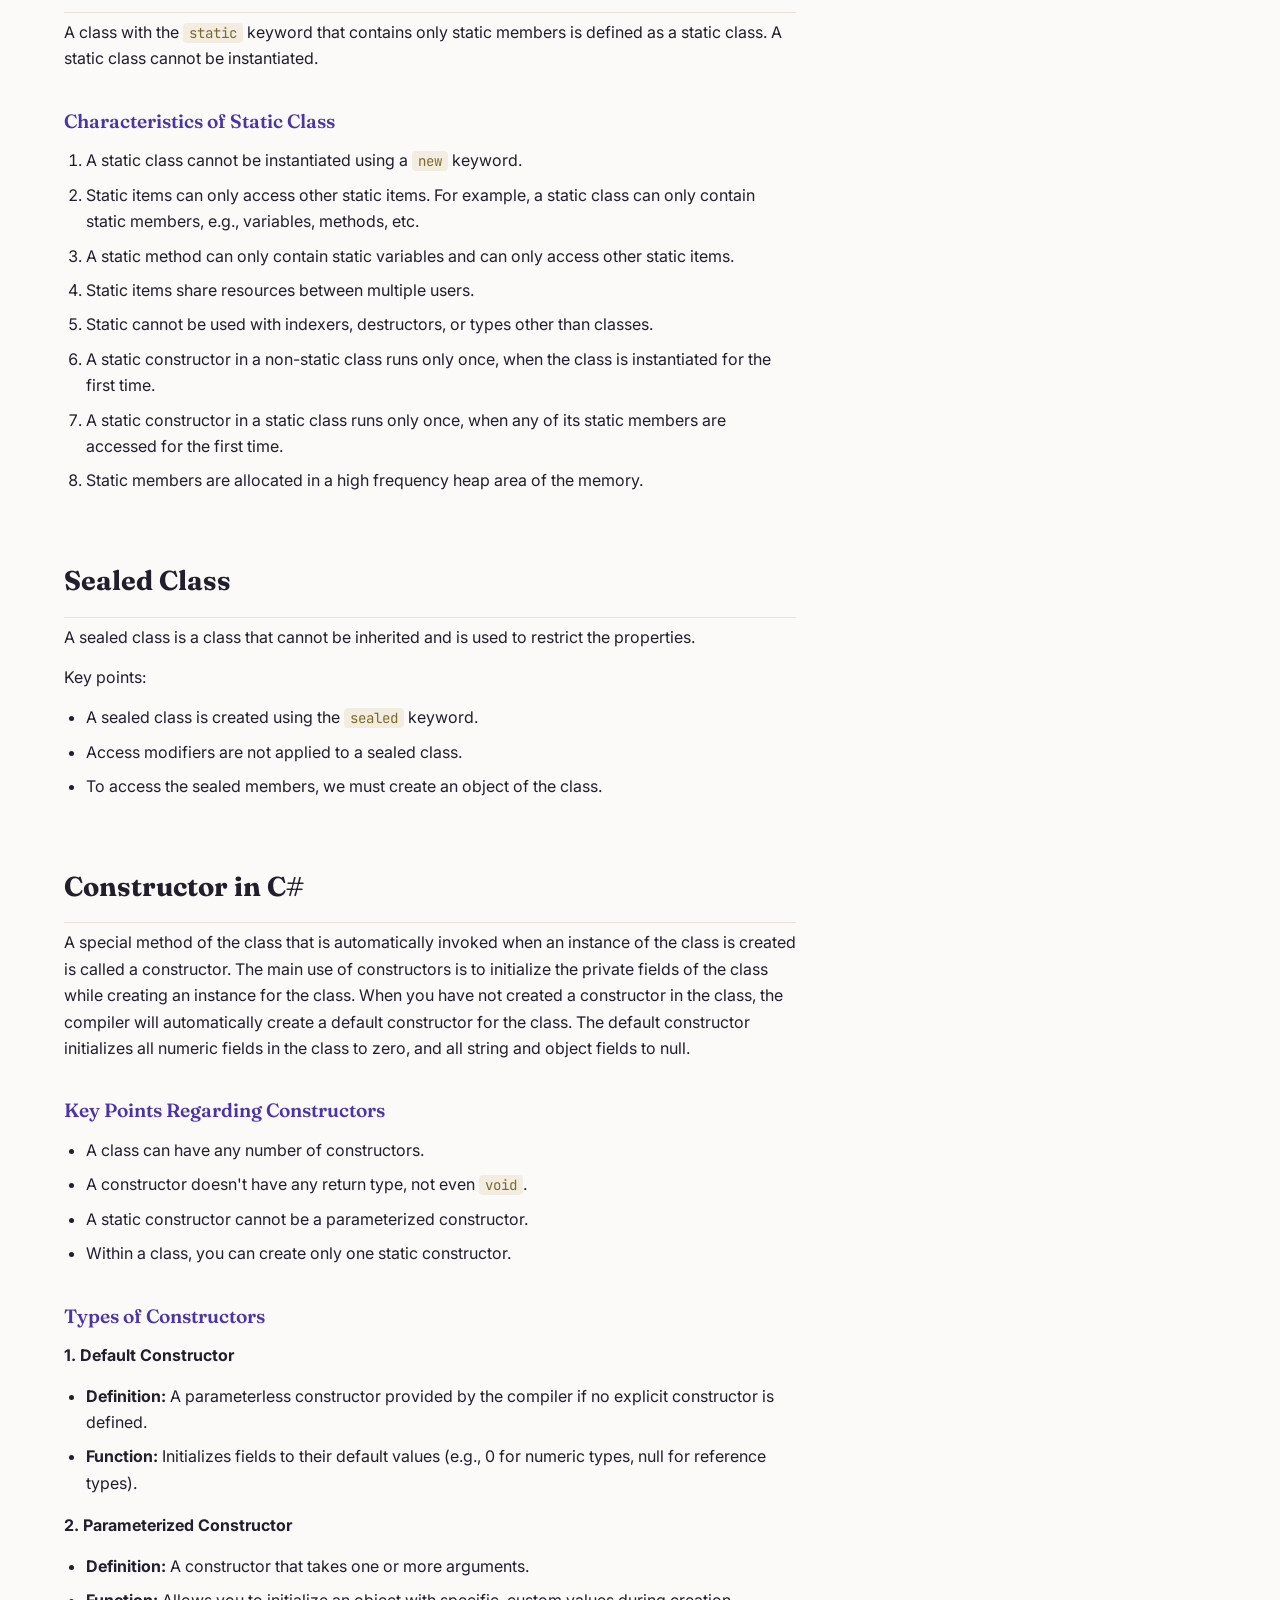
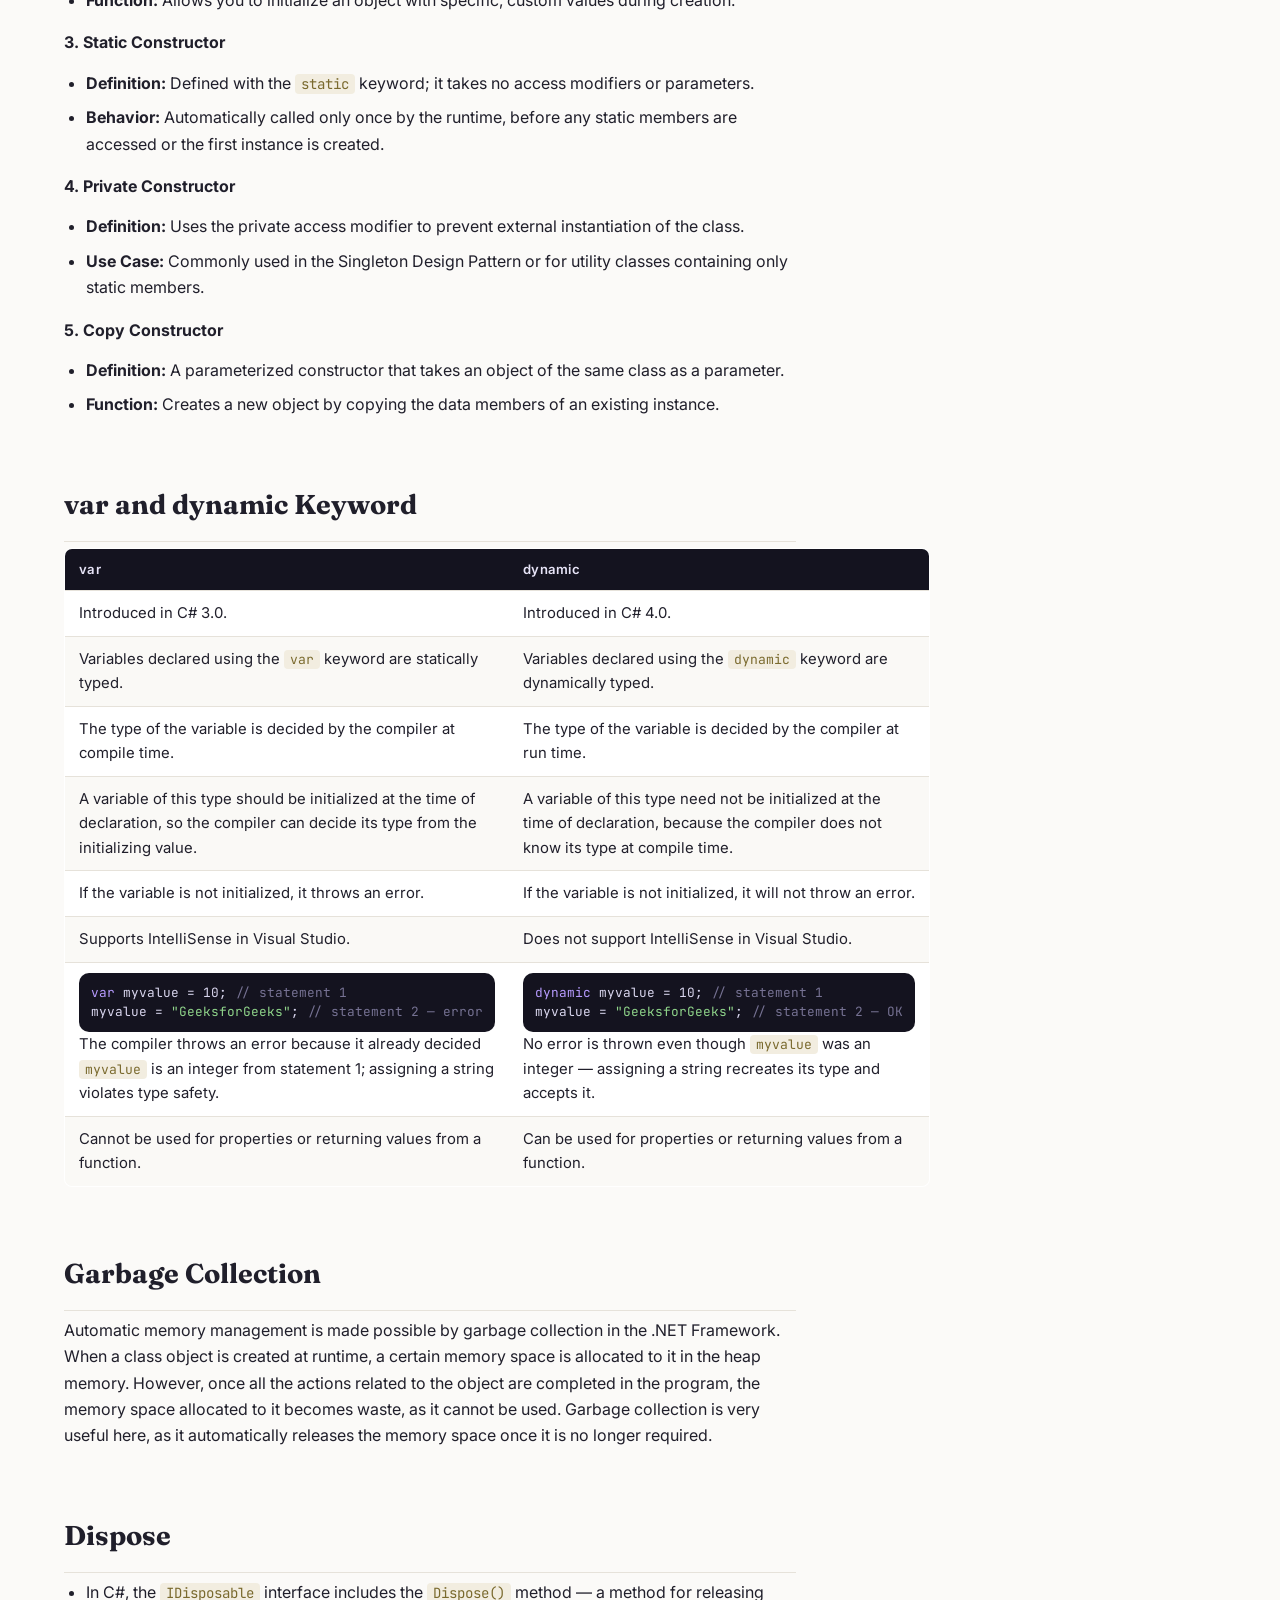
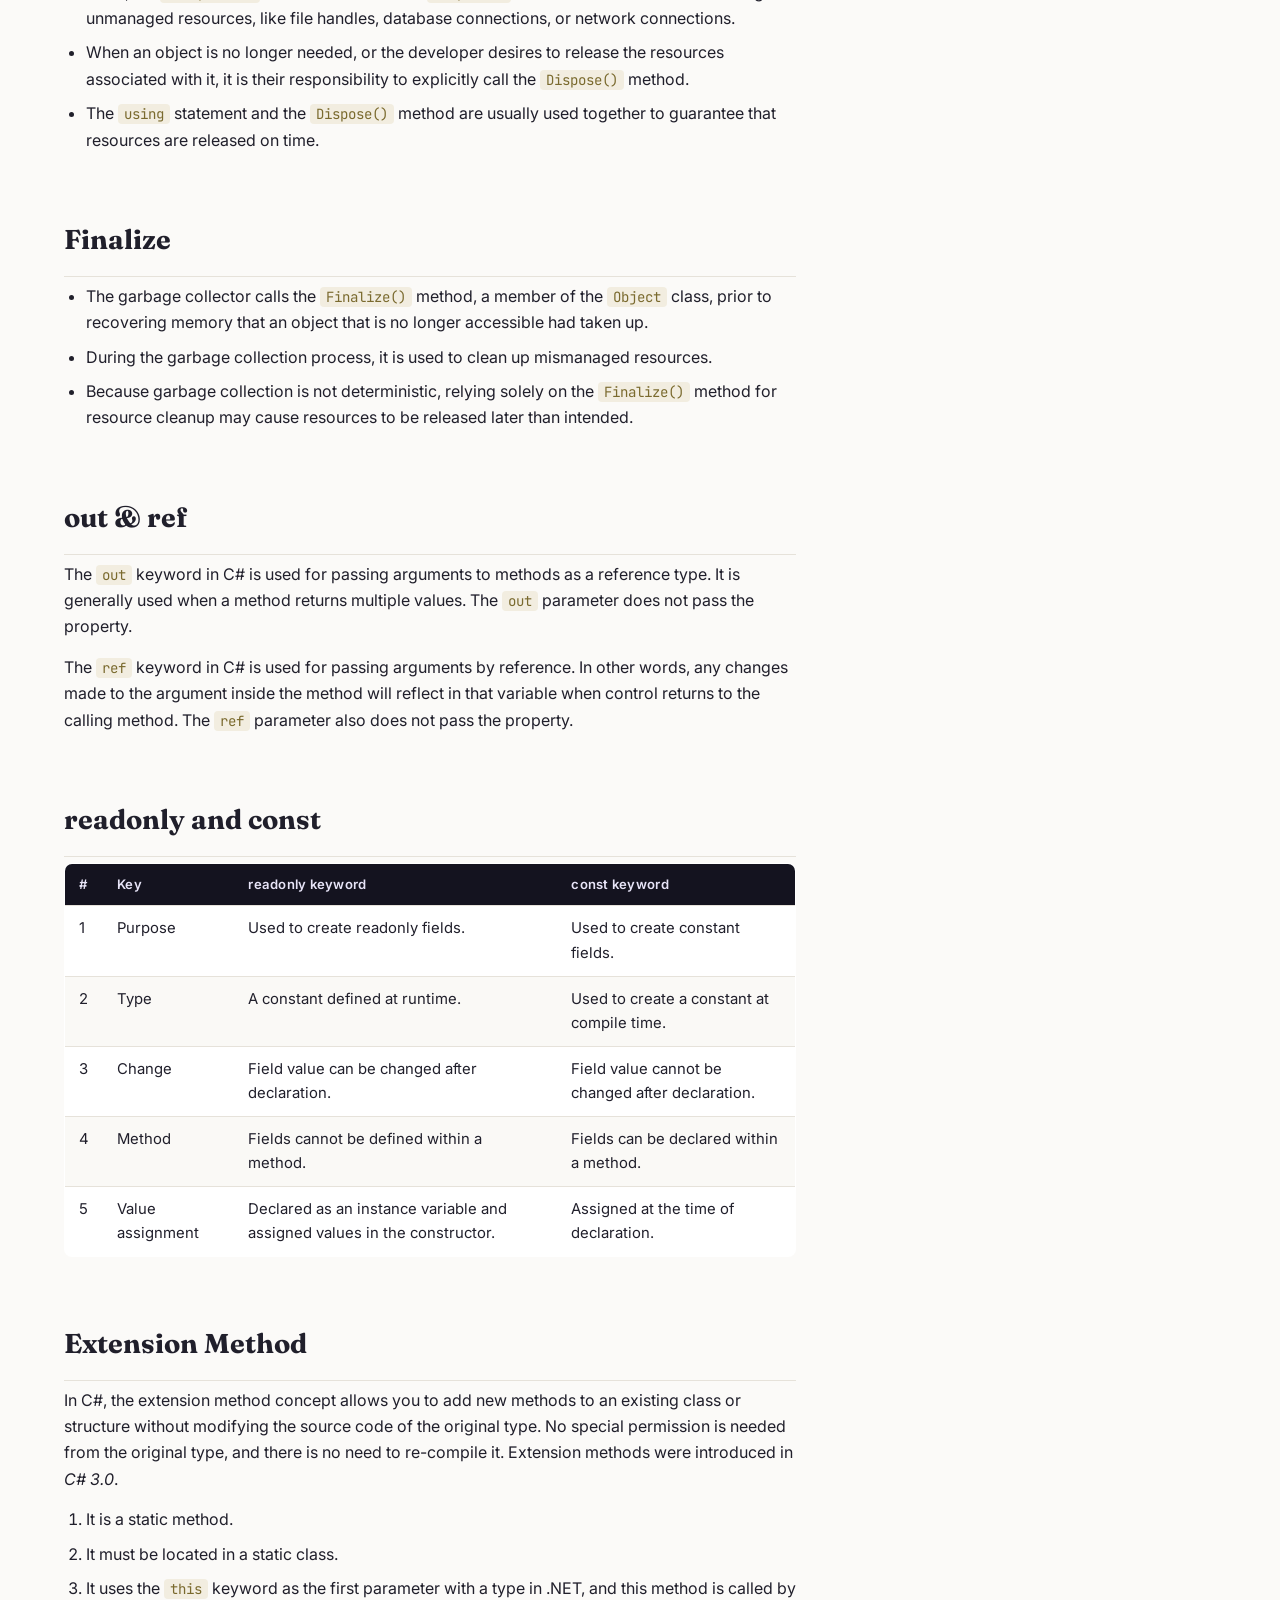
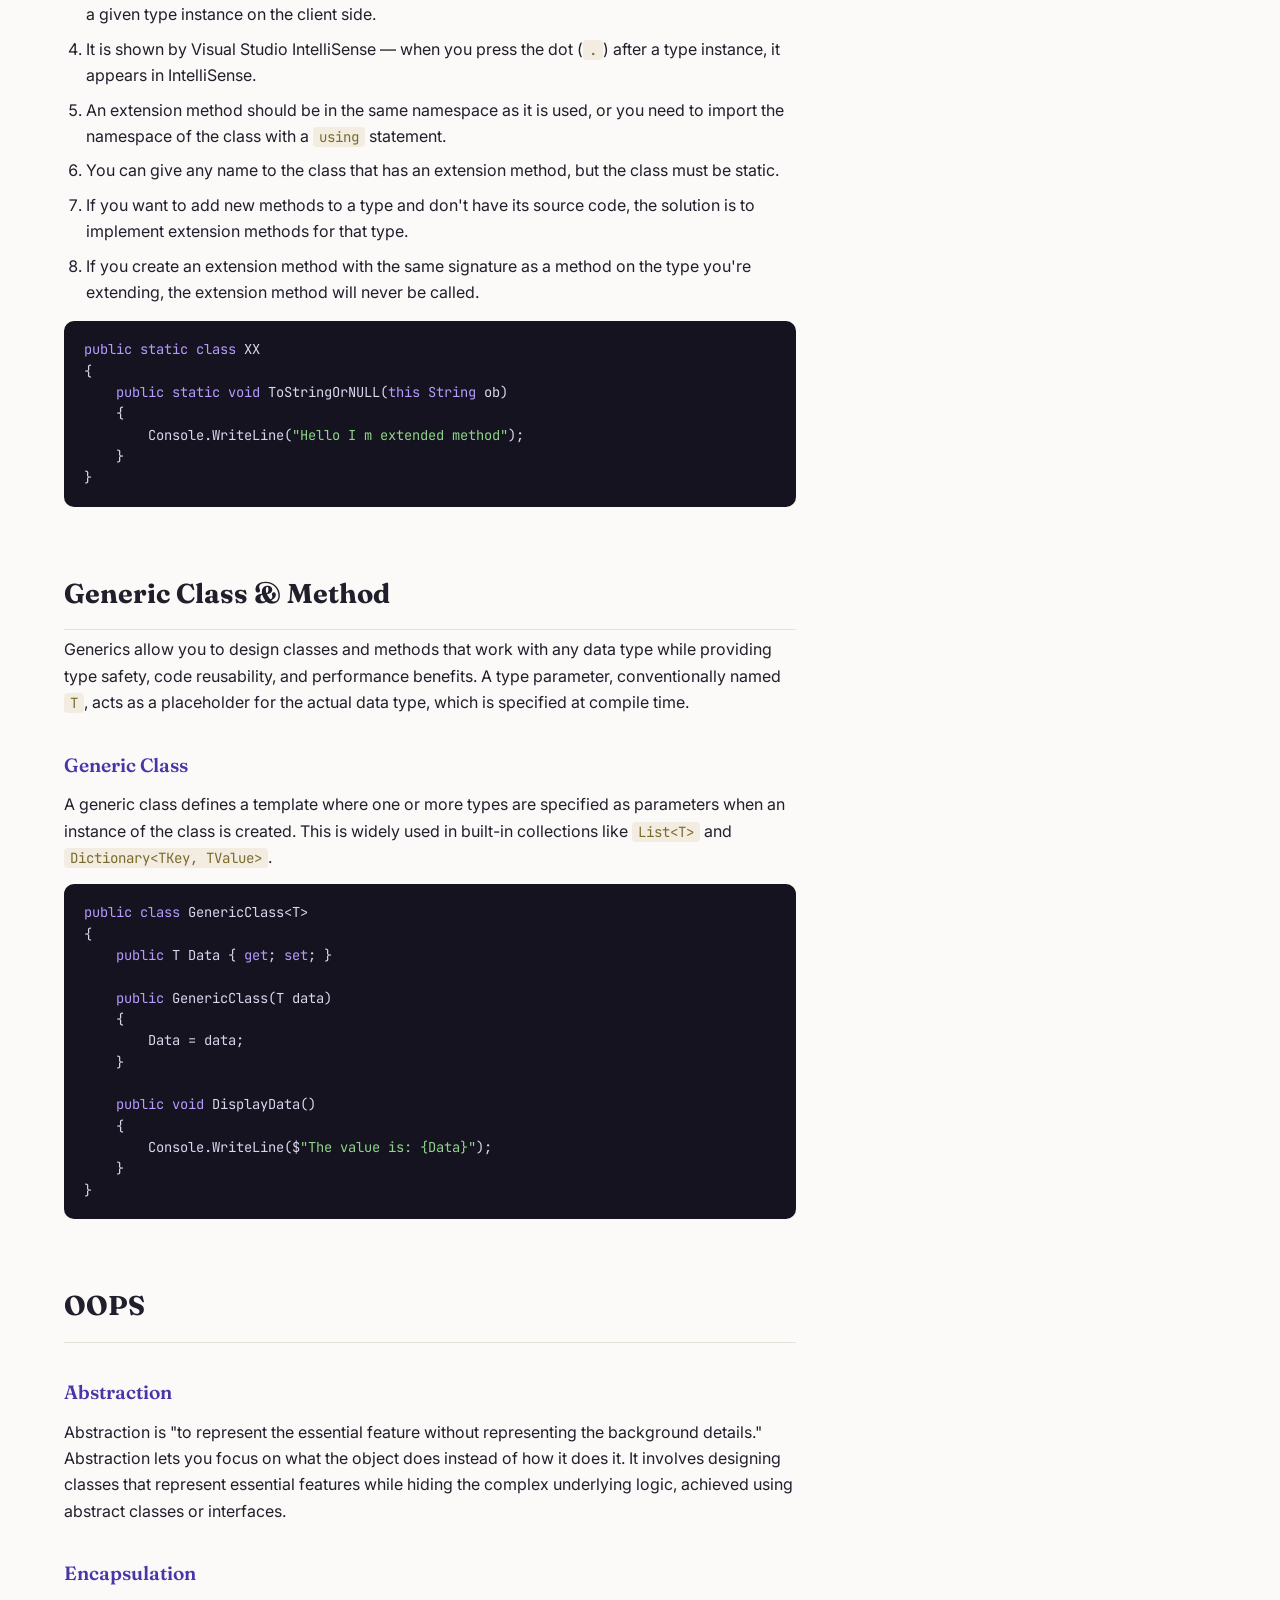
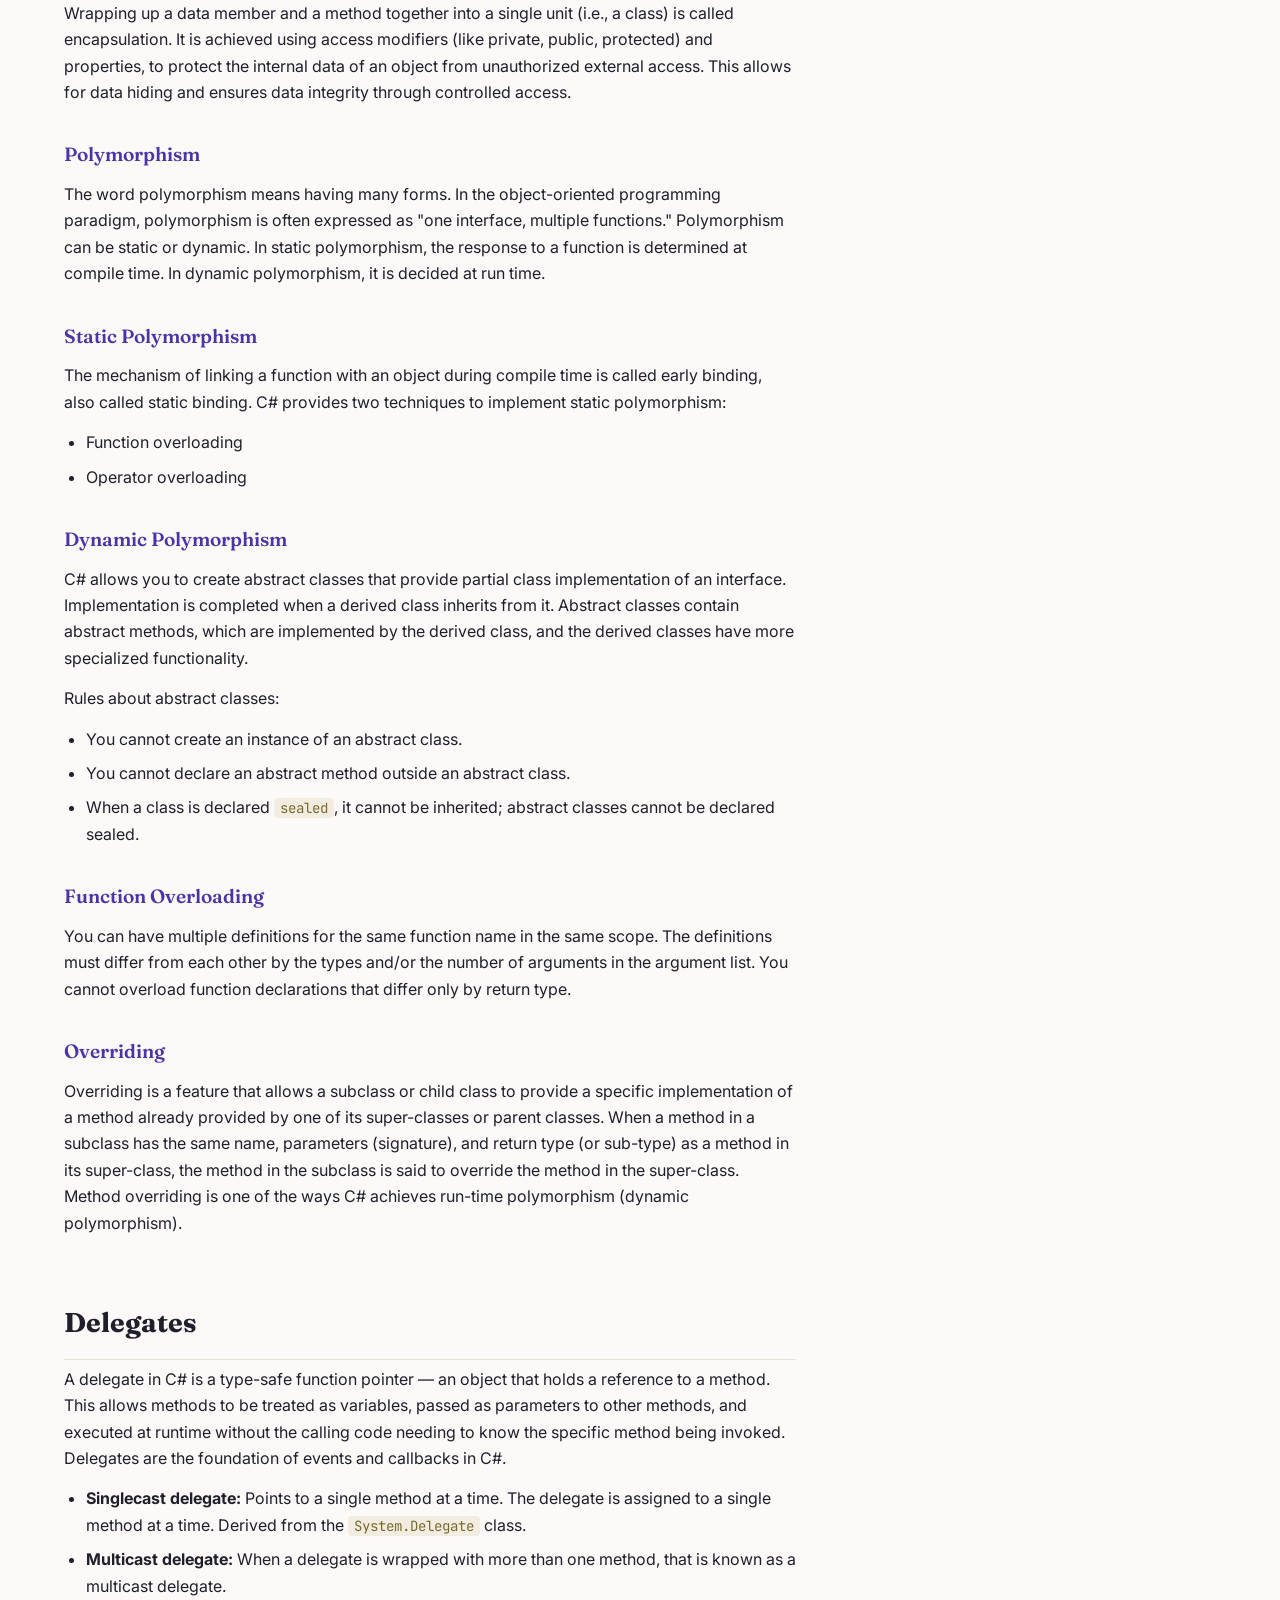
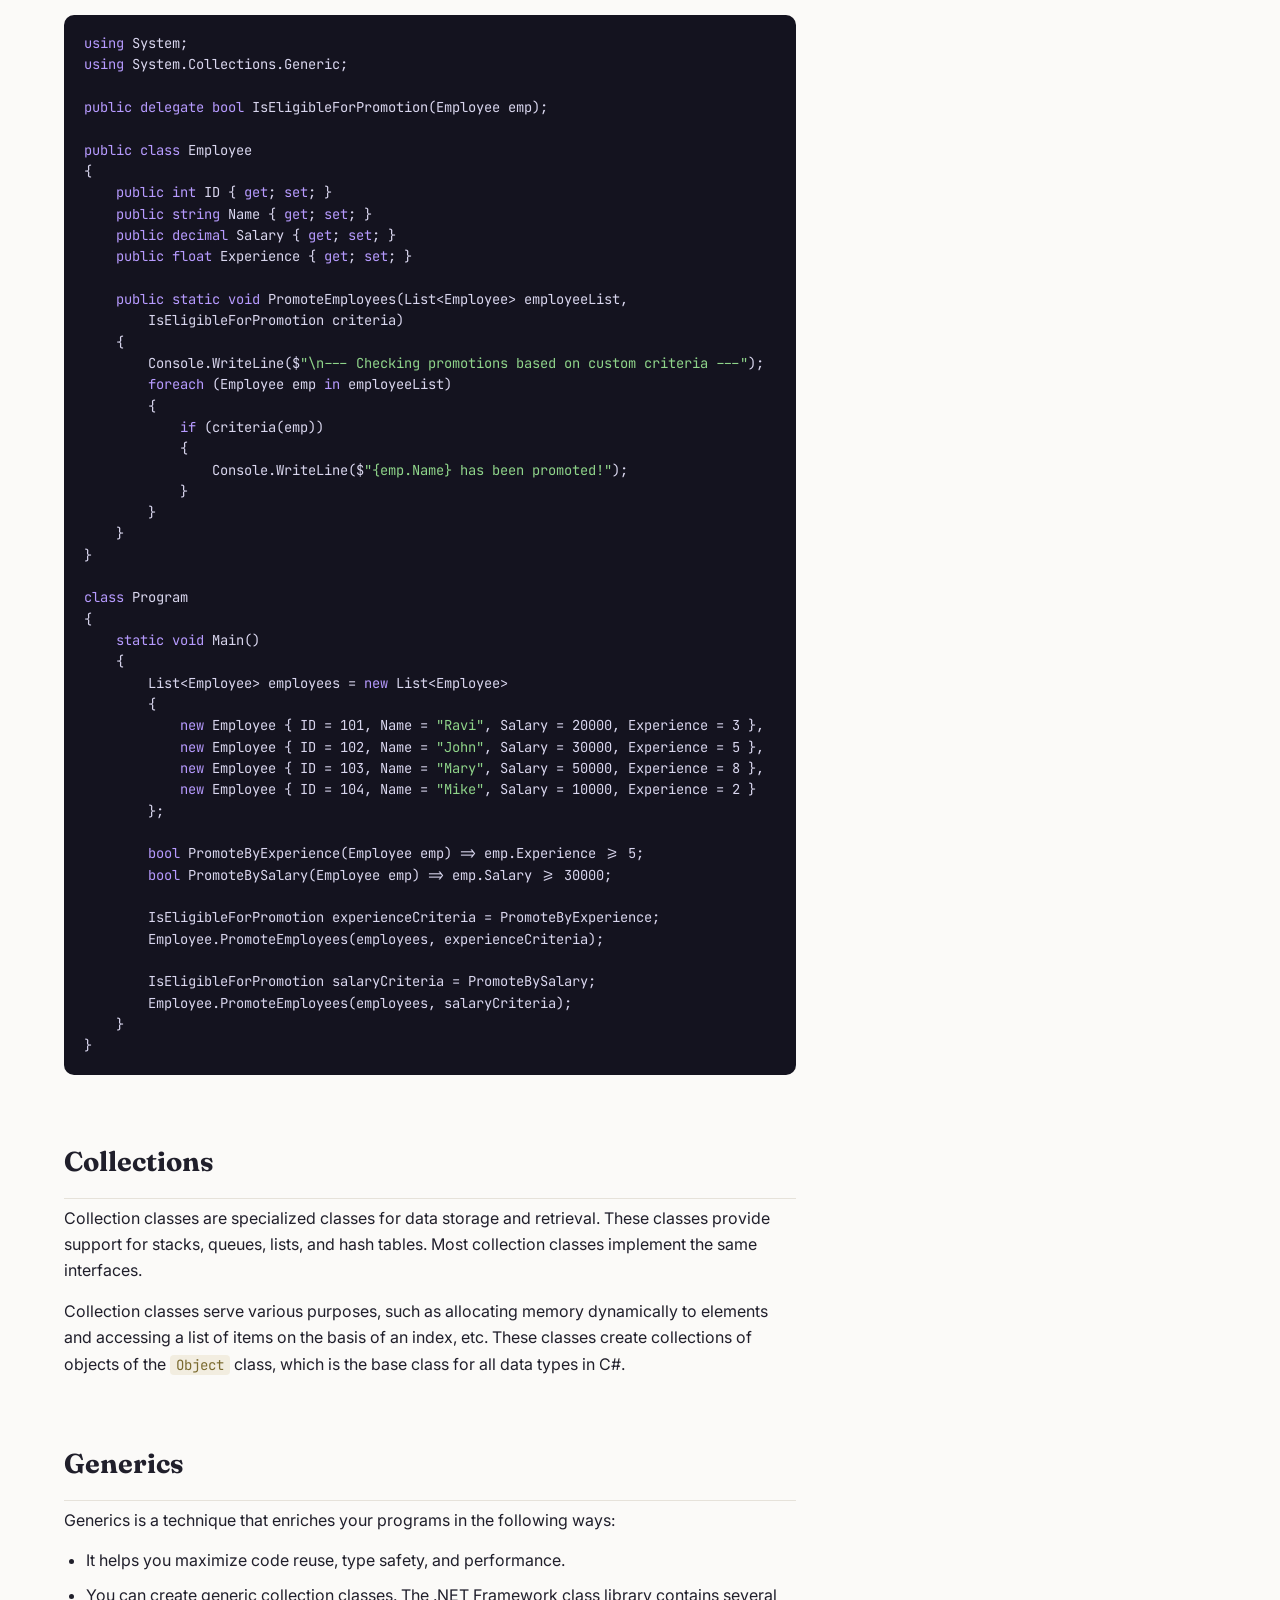
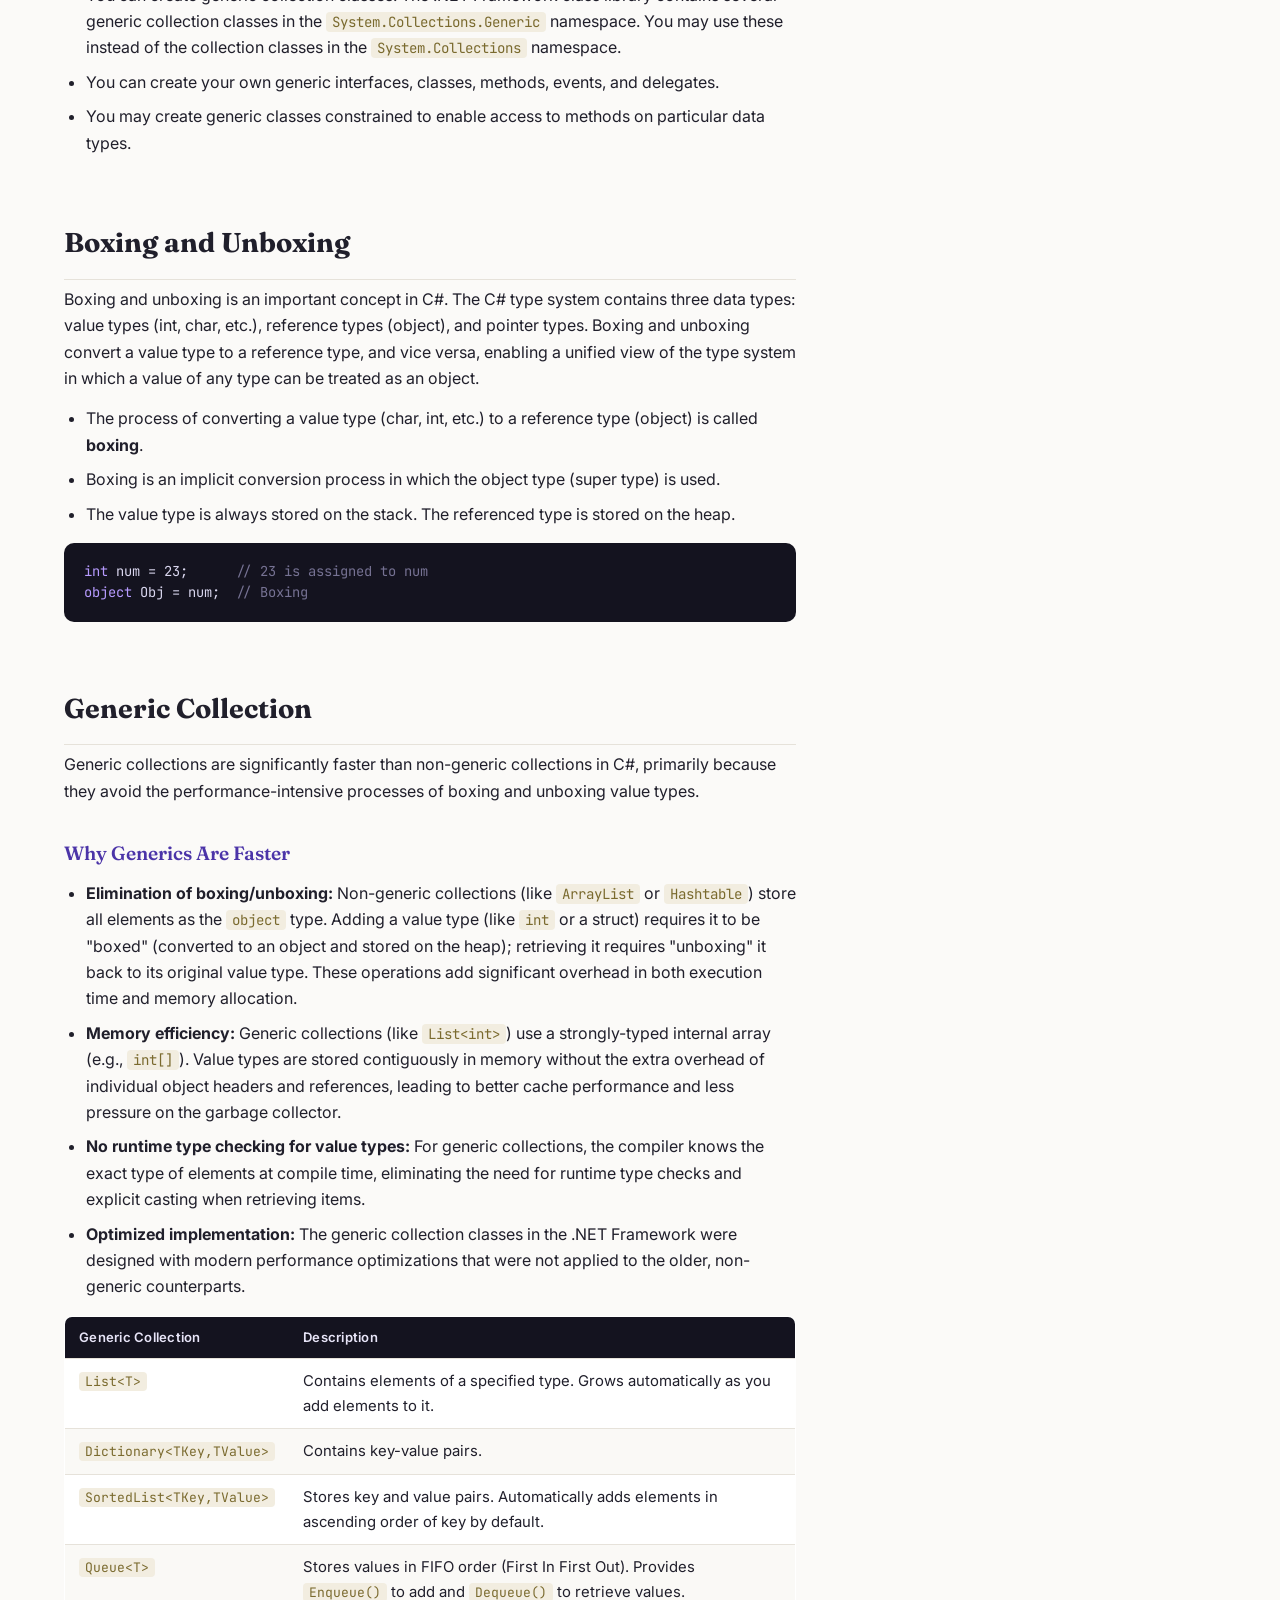
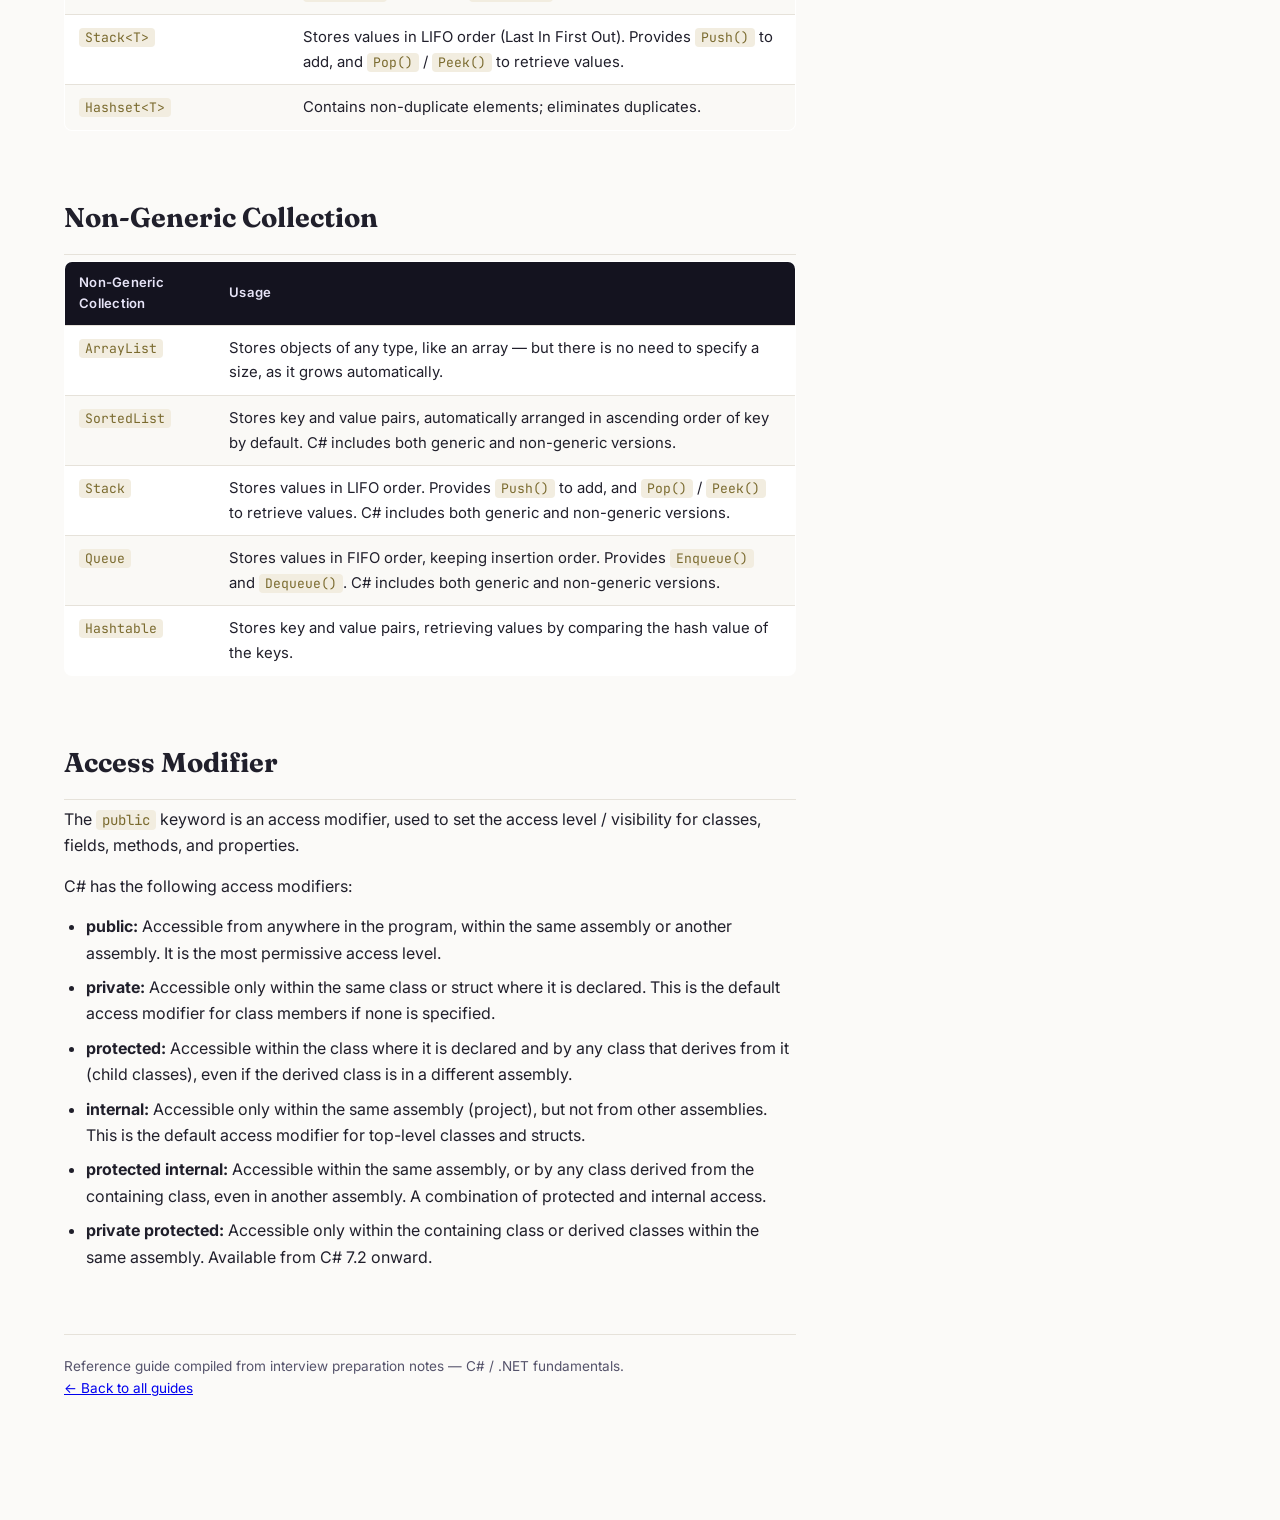
<file: pages/csharp.html>
<!DOCTYPE html>
<html lang="en">
<head>
<meta charset="UTF-8">
<meta name="viewport" content="width=device-width, initial-scale=1.0">
<title>C# Interview Questions — Study Guide</title>
<link rel="preconnect" href="https://fonts.googleapis.com">
<link href="https://fonts.googleapis.com/css2?family=Fraunces:opsz,wght@9..144,500;9..144,700&family=Inter:wght@400;500;600;700&family=JetBrains+Mono:wght@400;500;600&display=swap" rel="stylesheet">
<style>
  :root{
    --bg: #fbfaf8;
    --panel: #14131f;
    --panel-soft: #1d1c2c;
    --ink: #201f2b;
    --ink-soft: #55536b;
    --rule: #e6e2da;
    --accent: #6c4fd6;
    --accent-soft: #efe9ff;
    --accent-deep: #4b34a8;
    --code-bg: #14131f;
    --code-ink: #d9d6ee;
    --code-key: #b79bff;
    --code-str: #8fd48a;
    --code-com: #767293;
    --tag: #f2ede0;
    --tag-ink: #7a6a2e;
  }
  *{box-sizing:border-box;}
  html{scroll-behavior:smooth;}
  body{
    margin:0;
    background:var(--bg);
    color:var(--ink);
    font-family:'Inter', system-ui, sans-serif;
    font-size:16px;
    line-height:1.65;
  }
  /* Layout */
  .shell{ display:flex; min-height:100vh; }
  nav.toc{
    width:290px; flex-shrink:0;
    background:var(--panel);
    color:#cfcbe6;
    position:sticky; top:0; height:100vh; overflow-y:auto;
    padding:32px 22px 40px;
    transition:width .25s ease, padding .25s ease, opacity .2s ease;
  }
  nav.toc.collapsed{
    width:0;
    padding:0;
    opacity:0;
    overflow:hidden;
  }
  nav.toc .brand{
    font-family:'Fraunces', serif;
    font-weight:700;
    font-size:1.28rem;
    color:#fff;
    letter-spacing:.2px;
    margin-bottom:4px;
  }
  nav.toc .brand span{ color: var(--code-key); }
  nav.toc .sub{
    font-size:.78rem;
    color:#8b87ab;
    margin-bottom:28px;
    letter-spacing:.04em;
    text-transform:uppercase;
  }
  nav.toc a{
    display:block;
    color:#b8b4d6;
    text-decoration:none;
    font-size:.89rem;
    padding:7px 10px;
    border-radius:7px;
    margin-bottom:1px;
    transition:background .15s, color .15s;
    border-right:2px solid transparent;
  }
  nav.toc a.sub-link{
    font-size:.8rem;
    color:#8b87ab;
    padding:5px 10px 5px 20px;
    position:relative;
  }
  nav.toc a.sub-link::before{
    content:"";
    position:absolute;
    left:9px; top:50%;
    width:5px; height:1px;
    background:#5a5780;
  }
  nav.toc a:hover{ background:var(--panel-soft); color:#fff; }
  nav.toc a.active{ background:var(--panel-soft); color:#fff; border-right:2px solid var(--code-key); }
  nav.toc .count{
    display:inline-block; margin-top:26px; padding-top:18px;
    border-top:1px solid #2a2940;
    font-size:.75rem; color:#75729a;
  }
  nav.toc .back{
    display:inline-flex; align-items:center; gap:6px;
    font-size:.78rem; color:#8b87ab;
    text-decoration:none;
    margin-bottom:22px;
    padding:6px 10px 6px 0;
  }
  nav.toc .back:hover{ color:#fff; }

  main{
    flex:1;
    max-width:860px;
    padding:56px 64px 120px;
  }
  header.hero{ margin-bottom:56px; }
  header.hero .eyebrow{
    font-family:'JetBrains Mono', monospace;
    font-size:.8rem;
    color:var(--accent-deep);
    background:var(--accent-soft);
    display:inline-block;
    padding:4px 10px;
    border-radius:5px;
    margin-bottom:18px;
  }
  header.hero h1{
    font-family:'Fraunces', serif;
    font-weight:700;
    font-size:2.7rem;
    line-height:1.08;
    margin:0 0 14px;
    color:var(--ink);
  }
  header.hero p{
    color:var(--ink-soft);
    font-size:1.05rem;
    max-width:56ch;
    margin:0;
  }

  section.topic{
    margin-bottom:64px;
    scroll-margin-top:24px;
  }
  section.topic h2{
    font-family:'Fraunces', serif;
    font-size:1.7rem;
    font-weight:700;
    color:var(--ink);
    margin:0 0 6px;
    padding-bottom:14px;
    border-bottom:1px solid var(--rule);
  }
  section.topic h3{
    font-family:'Fraunces', serif;
    font-size:1.2rem;
    font-weight:600;
    color:var(--accent-deep);
    margin:34px 0 10px;
  }
  section.topic .idx{
    font-family:'JetBrains Mono', monospace;
    color:#b8b0e0;
    font-size:.85rem;
    margin-right:8px;
  }
  section.topic p{ margin:0 0 14px; color:var(--ink); }
  section.topic ul, section.topic ol{ margin:0 0 16px; padding-left:22px; }
  section.topic li{ margin-bottom:8px; }
  section.topic strong{ color:var(--ink); }

  .answer{
    background:var(--accent-soft);
    border-left:3px solid var(--accent);
    padding:14px 18px;
    border-radius:0 8px 8px 0;
    margin:0 0 18px;
  }
  .answer .lbl{
    font-family:'JetBrains Mono', monospace;
    font-size:.72rem;
    text-transform:uppercase;
    letter-spacing:.08em;
    color:var(--accent-deep);
    display:block;
    margin-bottom:6px;
  }

  table{
    width:100%;
    border-collapse:collapse;
    margin:0 0 22px;
    font-size:.93rem;
    background:#fff;
    border:1px solid var(--rule);
    border-radius:8px;
    overflow:hidden;
  }
  table th{
    background:var(--panel);
    color:#e7e4f7;
    text-align:left;
    padding:10px 14px;
    font-weight:600;
    font-size:.82rem;
    letter-spacing:.02em;
  }
  table td{
    padding:10px 14px;
    border-top:1px solid var(--rule);
    vertical-align:top;
  }
  table tr:nth-child(even) td{ background:#faf9f6; }

  pre{
    background:var(--code-bg);
    color:var(--code-ink);
    padding:18px 20px;
    border-radius:10px;
    overflow-x:auto;
    font-family:'JetBrains Mono', monospace;
    font-size:.86rem;
    line-height:1.55;
    margin:0 0 18px;
  }
  code{
    font-family:'JetBrains Mono', monospace;
    background:var(--tag);
    color:var(--tag-ink);
    padding:1px 6px;
    border-radius:4px;
    font-size:.88em;
  }
  pre code{ background:none; padding:0; color:inherit; font-size:1em; }

  .kw{ color:var(--code-key); }
  .str{ color:var(--code-str); }
  .com{ color:var(--code-com); }

  .divider{
    height:1px;
    background:linear-gradient(to right, var(--accent), transparent);
    margin:40px 0;
  }

  footer{
    color:var(--ink-soft);
    font-size:.85rem;
    padding-top:20px;
    border-top:1px solid var(--rule);
  }

  @media (max-width: 900px){
    nav.toc{ display:none; }
    .nav-toggle{ display:none; }
    main{ padding:36px 22px 100px; }
    header.hero h1{ font-size:2.1rem; }
  }

  .nav-toggle{
    position:fixed;
    top:24px;
    right:314px;
    z-index:100;
    width:40px; height:40px;
    border-radius:10px;
    background:var(--panel);
    color:#e7e4f7;
    border:none;
    cursor:pointer;
    display:flex; align-items:center; justify-content:center;
    font-size:1.15rem;
    line-height:1;
    box-shadow:0 4px 14px rgba(20,19,31,.22);
    transition:right .25s ease, background .15s ease;
  }
  .nav-toggle:hover{ background:var(--panel-soft); }
  body.nav-collapsed .nav-toggle{ right:24px; }
</style>
</head>
<body>
<button class="nav-toggle" id="navToggle" aria-label="Toggle navigation" title="Toggle navigation">&#9776;</button>
<div class="shell">

  <main>
    <header class="hero">
      <span class="eyebrow">// C# Interview Prep</span>
      <h1>C# Interview Questions</h1>
      <p>A reference sheet covering .NET fundamentals, OOP concepts, collections, delegates, and core language keywords — organized for quick review before an interview.</p>
    </header>

    <section class="topic" id="dotnet">
      <h2>What is .NET?</h2>
      <div class="answer">
        <span class="lbl">Ans.</span>
        .NET is a software framework from Microsoft for developing applications on Windows. It is similar to other software development frameworks like Java Platform, Enterprise Edition (J2EE), and comprises ASP.NET, languages such as C#, VB.NET, COBOL, Perl, etc.
      </div>

      <h3 id="clr">What is CLR?</h3>
      <div class="answer">
        <span class="lbl">Ans.</span>
        CLR refers to Common Language Run-time. It is an essential component of the .NET framework and can be used as a building block of various applications. An essential feature of CLR is that it ensures a secure execution environment for applications.
      </div>

      <h3 id="cls">What is CLS?</h3>
      <div class="answer">
        <span class="lbl">Ans.</span>
        CLS refers to Common Language Specification. It allows users to use inter-language compatible components and helps to reuse the code in other .NET compatible languages.
      </div>
    </section>

    <section class="topic" id="ienumerable">
      <h2>IEnumerable</h2>
      <ol>
        <li>IEnumerable exists in the <code>System.Collections</code> namespace.</li>
        <li>IEnumerable is suitable for querying data from in-memory collections like List, Array, and so on.</li>
        <li>While querying data from the database, IEnumerable executes a "select query" on the server-side, loads data in-memory on the client-side, and then filters the data.</li>
      </ol>
    </section>

    <section class="topic" id="iqueryable">
      <h2>IQueryable</h2>
      <ol>
        <li>IQueryable exists in the <code>System.Linq</code> namespace.</li>
        <li>IQueryable is suitable for querying data from out-of-memory (like remote database, service) collections.</li>
        <li>While querying data from a database, IQueryable executes a "select query" on the server-side with all filters applied.</li>
      </ol>
    </section>

    <section class="topic" id="task-thread">
      <h2>Task &amp; Thread</h2>
      <p>In C#, the core difference is that a <strong>Thread represents an actual operating system-level execution thread</strong>, while a <strong>Task is a high-level abstraction representing an asynchronous operation</strong>.</p>
    </section>

    <section class="topic" id="interface-abstract">
      <h2>Interface and Abstract Class</h2>
      <p>Interfaces have all the methods having only declaration but no definition. In an abstract class, we can have some concrete methods. In an interface, all the methods are public. An abstract class may have private methods.</p>

      <h3 id="abstract-class">Abstract Class</h3>
      <p>A class with the <code>abstract</code> modifier indicates that the class is an abstract class. An abstract class cannot be instantiated. The purpose of an abstract class is to provide a common definition of a base class that multiple derived classes can share.</p>

      <h3 id="abstract-class-char">Characteristics of Abstract Class</h3>
      <ol>
        <li>An abstract class cannot be instantiated.</li>
        <li>An abstract class can have a constructor, but you cannot create an object directly from the abstract class; the constructor is called automatically by the subclass's constructor (using <code>super()</code>) to initialize the inherited state.</li>
        <li>An abstract class can implement an interface.</li>
        <li>An abstract class can contain abstract methods and properties.</li>
        <li>It is not possible to modify an abstract class with the <code>sealed</code> modifier because the two modifiers have opposite meanings. The <code>sealed</code> modifier prevents a class from being inherited, and the <code>abstract</code> modifier requires a class to be inherited.</li>
        <li>A non-abstract class derived from an abstract class must include actual implementations of all inherited abstract methods and accessors.</li>
      </ol>

      <h3 id="interface">Interface</h3>
      <p>An interface is an abstract class which has only public abstract methods, and the methods only have the declaration, not the definition. These abstract methods must be implemented in the inherited classes.</p>
    </section>

    <section class="topic" id="partial">
      <h2>Partial Class</h2>
      <p>The <code>partial</code> keyword indicates that other parts of the class, struct, or interface can be defined in the namespace. All the parts must use the <code>partial</code> keyword. All the parts must be available at compile time to form the final type. All the parts must have the same accessibility, such as public, private, and so on.</p>

      <h3 id="partial-char">Characteristics of Partial Class</h3>
      <ol>
        <li>All the partial class definitions must be in the same assembly and namespace.</li>
        <li>All the parts must have the same accessibility, like public or private, etc.</li>
        <li>If any part is declared abstract, sealed, or a base type, then the whole class is declared of the same type.</li>
        <li>Different parts can have different base types, and so the final class will inherit all the base types.</li>
        <li>The partial modifier can only appear immediately before the keywords <code>class</code>, <code>struct</code>, or <code>interface</code>.</li>
        <li>Nested partial types are allowed.</li>
      </ol>
    </section>

    <section class="topic" id="static">
      <h2>Static Class</h2>
      <p>A class with the <code>static</code> keyword that contains only static members is defined as a static class. A static class cannot be instantiated.</p>

      <h3 id="static-char">Characteristics of Static Class</h3>
      <ol>
        <li>A static class cannot be instantiated using a <code>new</code> keyword.</li>
        <li>Static items can only access other static items. For example, a static class can only contain static members, e.g., variables, methods, etc.</li>
        <li>A static method can only contain static variables and can only access other static items.</li>
        <li>Static items share resources between multiple users.</li>
        <li>Static cannot be used with indexers, destructors, or types other than classes.</li>
        <li>A static constructor in a non-static class runs only once, when the class is instantiated for the first time.</li>
        <li>A static constructor in a static class runs only once, when any of its static members are accessed for the first time.</li>
        <li>Static members are allocated in a high frequency heap area of the memory.</li>
      </ol>
    </section>

    <section class="topic" id="sealed">
      <h2>Sealed Class</h2>
      <p>A sealed class is a class that cannot be inherited and is used to restrict the properties.</p>
      <p>Key points:</p>
      <ul>
        <li>A sealed class is created using the <code>sealed</code> keyword.</li>
        <li>Access modifiers are not applied to a sealed class.</li>
        <li>To access the sealed members, we must create an object of the class.</li>
      </ul>
    </section>

    <section class="topic" id="constructor">
      <h2>Constructor in C#</h2>
      <p>A special method of the class that is automatically invoked when an instance of the class is created is called a constructor. The main use of constructors is to initialize the private fields of the class while creating an instance for the class. When you have not created a constructor in the class, the compiler will automatically create a default constructor for the class. The default constructor initializes all numeric fields in the class to zero, and all string and object fields to null.</p>

      <h3 id="constructor-keypoints">Key Points Regarding Constructors</h3>
      <ul>
        <li>A class can have any number of constructors.</li>
        <li>A constructor doesn't have any return type, not even <code>void</code>.</li>
        <li>A static constructor cannot be a parameterized constructor.</li>
        <li>Within a class, you can create only one static constructor.</li>
      </ul>

      <h3 id="constructor-types">Types of Constructors</h3>
      <p><strong>1. Default Constructor</strong></p>
      <ul>
        <li><strong>Definition:</strong> A parameterless constructor provided by the compiler if no explicit constructor is defined.</li>
        <li><strong>Function:</strong> Initializes fields to their default values (e.g., 0 for numeric types, null for reference types).</li>
      </ul>
      <p><strong>2. Parameterized Constructor</strong></p>
      <ul>
        <li><strong>Definition:</strong> A constructor that takes one or more arguments.</li>
        <li><strong>Function:</strong> Allows you to initialize an object with specific, custom values during creation.</li>
      </ul>
      <p><strong>3. Static Constructor</strong></p>
      <ul>
        <li><strong>Definition:</strong> Defined with the <code>static</code> keyword; it takes no access modifiers or parameters.</li>
        <li><strong>Behavior:</strong> Automatically called only once by the runtime, before any static members are accessed or the first instance is created.</li>
      </ul>
      <p><strong>4. Private Constructor</strong></p>
      <ul>
        <li><strong>Definition:</strong> Uses the private access modifier to prevent external instantiation of the class.</li>
        <li><strong>Use Case:</strong> Commonly used in the Singleton Design Pattern or for utility classes containing only static members.</li>
      </ul>
      <p><strong>5. Copy Constructor</strong></p>
      <ul>
        <li><strong>Definition:</strong> A parameterized constructor that takes an object of the same class as a parameter.</li>
        <li><strong>Function:</strong> Creates a new object by copying the data members of an existing instance.</li>
      </ul>
    </section>

    <section class="topic" id="var-dynamic">
      <h2>var and dynamic Keyword</h2>
      <table>
        <thead><tr><th>var</th><th>dynamic</th></tr></thead>
        <tbody>
          <tr><td>Introduced in C# 3.0.</td><td>Introduced in C# 4.0.</td></tr>
          <tr><td>Variables declared using the <code>var</code> keyword are statically typed.</td><td>Variables declared using the <code>dynamic</code> keyword are dynamically typed.</td></tr>
          <tr><td>The type of the variable is decided by the compiler at compile time.</td><td>The type of the variable is decided by the compiler at run time.</td></tr>
          <tr><td>A variable of this type should be initialized at the time of declaration, so the compiler can decide its type from the initializing value.</td><td>A variable of this type need not be initialized at the time of declaration, because the compiler does not know its type at compile time.</td></tr>
          <tr><td>If the variable is not initialized, it throws an error.</td><td>If the variable is not initialized, it will not throw an error.</td></tr>
          <tr><td>Supports IntelliSense in Visual Studio.</td><td>Does not support IntelliSense in Visual Studio.</td></tr>
          <tr><td>
            <pre style="margin:0;padding:10px 12px;font-size:.8rem;"><code><span class="kw">var</span> myvalue = 10; <span class="com">// statement 1</span>
myvalue = <span class="str">"GeeksforGeeks"</span>; <span class="com">// statement 2 — error</span></code></pre>
            The compiler throws an error because it already decided <code>myvalue</code> is an integer from statement 1; assigning a string violates type safety.
          </td>
          <td>
            <pre style="margin:0;padding:10px 12px;font-size:.8rem;"><code><span class="kw">dynamic</span> myvalue = 10; <span class="com">// statement 1</span>
myvalue = <span class="str">"GeeksforGeeks"</span>; <span class="com">// statement 2 — OK</span></code></pre>
            No error is thrown even though <code>myvalue</code> was an integer — assigning a string recreates its type and accepts it.
          </td></tr>
          <tr><td>Cannot be used for properties or returning values from a function.</td><td>Can be used for properties or returning values from a function.</td></tr>
        </tbody>
      </table>
    </section>

    <section class="topic" id="gc">
      <h2>Garbage Collection</h2>
      <p>Automatic memory management is made possible by garbage collection in the .NET Framework. When a class object is created at runtime, a certain memory space is allocated to it in the heap memory. However, once all the actions related to the object are completed in the program, the memory space allocated to it becomes waste, as it cannot be used. Garbage collection is very useful here, as it automatically releases the memory space once it is no longer required.</p>
    </section>

    <section class="topic" id="dispose">
      <h2>Dispose</h2>
      <ul>
        <li>In C#, the <code>IDisposable</code> interface includes the <code>Dispose()</code> method — a method for releasing unmanaged resources, like file handles, database connections, or network connections.</li>
        <li>When an object is no longer needed, or the developer desires to release the resources associated with it, it is their responsibility to explicitly call the <code>Dispose()</code> method.</li>
        <li>The <code>using</code> statement and the <code>Dispose()</code> method are usually used together to guarantee that resources are released on time.</li>
      </ul>
    </section>

    <section class="topic" id="finalize">
      <h2>Finalize</h2>
      <ul>
        <li>The garbage collector calls the <code>Finalize()</code> method, a member of the <code>Object</code> class, prior to recovering memory that an object that is no longer accessible had taken up.</li>
        <li>During the garbage collection process, it is used to clean up mismanaged resources.</li>
        <li>Because garbage collection is not deterministic, relying solely on the <code>Finalize()</code> method for resource cleanup may cause resources to be released later than intended.</li>
      </ul>
    </section>

    <section class="topic" id="out-ref">
      <h2>out &amp; ref</h2>
      <p>The <code>out</code> keyword in C# is used for passing arguments to methods as a reference type. It is generally used when a method returns multiple values. The <code>out</code> parameter does not pass the property.</p>
      <p>The <code>ref</code> keyword in C# is used for passing arguments by reference. In other words, any changes made to the argument inside the method will reflect in that variable when control returns to the calling method. The <code>ref</code> parameter also does not pass the property.</p>
    </section>

    <section class="topic" id="readonly-const">
      <h2>readonly and const</h2>
      <table>
        <thead><tr><th>#</th><th>Key</th><th>readonly keyword</th><th>const keyword</th></tr></thead>
        <tbody>
          <tr><td>1</td><td>Purpose</td><td>Used to create readonly fields.</td><td>Used to create constant fields.</td></tr>
          <tr><td>2</td><td>Type</td><td>A constant defined at runtime.</td><td>Used to create a constant at compile time.</td></tr>
          <tr><td>3</td><td>Change</td><td>Field value can be changed after declaration.</td><td>Field value cannot be changed after declaration.</td></tr>
          <tr><td>4</td><td>Method</td><td>Fields cannot be defined within a method.</td><td>Fields can be declared within a method.</td></tr>
          <tr><td>5</td><td>Value assignment</td><td>Declared as an instance variable and assigned values in the constructor.</td><td>Assigned at the time of declaration.</td></tr>
        </tbody>
      </table>
    </section>

    <section class="topic" id="extension">
      <h2>Extension Method</h2>
      <p>In C#, the extension method concept allows you to add new methods to an existing class or structure without modifying the source code of the original type. No special permission is needed from the original type, and there is no need to re-compile it. Extension methods were introduced in <em>C# 3.0</em>.</p>
      <ol>
        <li>It is a static method.</li>
        <li>It must be located in a static class.</li>
        <li>It uses the <code>this</code> keyword as the first parameter with a type in .NET, and this method is called by a given type instance on the client side.</li>
        <li>It is shown by Visual Studio IntelliSense — when you press the dot (<code>.</code>) after a type instance, it appears in IntelliSense.</li>
        <li>An extension method should be in the same namespace as it is used, or you need to import the namespace of the class with a <code>using</code> statement.</li>
        <li>You can give any name to the class that has an extension method, but the class must be static.</li>
        <li>If you want to add new methods to a type and don't have its source code, the solution is to implement extension methods for that type.</li>
        <li>If you create an extension method with the same signature as a method on the type you're extending, the extension method will never be called.</li>
      </ol>
      <pre><code><span class="kw">public static class</span> XX
{
    <span class="kw">public static void</span> ToStringOrNULL(<span class="kw">this</span> <span class="kw">String</span> ob)
    {
        Console.WriteLine(<span class="str">"Hello I m extended method"</span>);
    }
}</code></pre>
    </section>

    <section class="topic" id="generic-class">
      <h2>Generic Class &amp; Method</h2>
      <p>Generics allow you to design classes and methods that work with any data type while providing type safety, code reusability, and performance benefits. A type parameter, conventionally named <code>T</code>, acts as a placeholder for the actual data type, which is specified at compile time.</p>

      <h3 id="generic-class-sub">Generic Class</h3>
      <p>A generic class defines a template where one or more types are specified as parameters when an instance of the class is created. This is widely used in built-in collections like <code>List&lt;T&gt;</code> and <code>Dictionary&lt;TKey, TValue&gt;</code>.</p>
      <pre><code><span class="kw">public class</span> GenericClass&lt;T&gt;
{
    <span class="kw">public</span> T Data { <span class="kw">get</span>; <span class="kw">set</span>; }

    <span class="kw">public</span> GenericClass(T data)
    {
        Data = data;
    }

    <span class="kw">public void</span> DisplayData()
    {
        Console.WriteLine($<span class="str">"The value is: {Data}"</span>);
    }
}</code></pre>
    </section>

    <section class="topic" id="oops">
      <h2>OOPS</h2>

      <h3 id="abstraction">Abstraction</h3>
      <p>Abstraction is "to represent the essential feature without representing the background details." Abstraction lets you focus on what the object does instead of how it does it. It involves designing classes that represent essential features while hiding the complex underlying logic, achieved using abstract classes or interfaces.</p>

      <h3 id="encapsulation">Encapsulation</h3>
      <p>Wrapping up a data member and a method together into a single unit (i.e., a class) is called encapsulation. It is achieved using access modifiers (like private, public, protected) and properties, to protect the internal data of an object from unauthorized external access. This allows for data hiding and ensures data integrity through controlled access.</p>

      <h3 id="polymorphism">Polymorphism</h3>
      <p>The word polymorphism means having many forms. In the object-oriented programming paradigm, polymorphism is often expressed as "one interface, multiple functions." Polymorphism can be static or dynamic. In static polymorphism, the response to a function is determined at compile time. In dynamic polymorphism, it is decided at run time.</p>

      <h3 id="static-polymorphism">Static Polymorphism</h3>
      <p>The mechanism of linking a function with an object during compile time is called early binding, also called static binding. C# provides two techniques to implement static polymorphism:</p>
      <ul>
        <li>Function overloading</li>
        <li>Operator overloading</li>
      </ul>

      <h3 id="dynamic-polymorphism">Dynamic Polymorphism</h3>
      <p>C# allows you to create abstract classes that provide partial class implementation of an interface. Implementation is completed when a derived class inherits from it. Abstract classes contain abstract methods, which are implemented by the derived class, and the derived classes have more specialized functionality.</p>
      <p>Rules about abstract classes:</p>
      <ul>
        <li>You cannot create an instance of an abstract class.</li>
        <li>You cannot declare an abstract method outside an abstract class.</li>
        <li>When a class is declared <code>sealed</code>, it cannot be inherited; abstract classes cannot be declared sealed.</li>
      </ul>

      <h3 id="function-overloading">Function Overloading</h3>
      <p>You can have multiple definitions for the same function name in the same scope. The definitions must differ from each other by the types and/or the number of arguments in the argument list. You cannot overload function declarations that differ only by return type.</p>

      <h3 id="overriding">Overriding</h3>
      <p>Overriding is a feature that allows a subclass or child class to provide a specific implementation of a method already provided by one of its super-classes or parent classes. When a method in a subclass has the same name, parameters (signature), and return type (or sub-type) as a method in its super-class, the method in the subclass is said to override the method in the super-class. Method overriding is one of the ways C# achieves run-time polymorphism (dynamic polymorphism).</p>
    </section>

    <section class="topic" id="delegates">
      <h2>Delegates</h2>
      <p>A delegate in C# is a type-safe function pointer — an object that holds a reference to a method. This allows methods to be treated as variables, passed as parameters to other methods, and executed at runtime without the calling code needing to know the specific method being invoked. Delegates are the foundation of events and callbacks in C#.</p>
      <ul>
        <li><strong>Singlecast delegate:</strong> Points to a single method at a time. The delegate is assigned to a single method at a time. Derived from the <code>System.Delegate</code> class.</li>
        <li><strong>Multicast delegate:</strong> When a delegate is wrapped with more than one method, that is known as a multicast delegate.</li>
      </ul>
      <pre><code><span class="kw">using</span> System;
<span class="kw">using</span> System.Collections.Generic;

<span class="kw">public delegate bool</span> IsEligibleForPromotion(Employee emp);

<span class="kw">public class</span> Employee
{
    <span class="kw">public int</span> ID { <span class="kw">get</span>; <span class="kw">set</span>; }
    <span class="kw">public string</span> Name { <span class="kw">get</span>; <span class="kw">set</span>; }
    <span class="kw">public decimal</span> Salary { <span class="kw">get</span>; <span class="kw">set</span>; }
    <span class="kw">public float</span> Experience { <span class="kw">get</span>; <span class="kw">set</span>; }

    <span class="kw">public static void</span> PromoteEmployees(List&lt;Employee&gt; employeeList,
        IsEligibleForPromotion criteria)
    {
        Console.WriteLine($<span class="str">"\n--- Checking promotions based on custom criteria ---"</span>);
        <span class="kw">foreach</span> (Employee emp <span class="kw">in</span> employeeList)
        {
            <span class="kw">if</span> (criteria(emp))
            {
                Console.WriteLine($<span class="str">"{emp.Name} has been promoted!"</span>);
            }
        }
    }
}

<span class="kw">class</span> Program
{
    <span class="kw">static void</span> Main()
    {
        List&lt;Employee&gt; employees = <span class="kw">new</span> List&lt;Employee&gt;
        {
            <span class="kw">new</span> Employee { ID = 101, Name = <span class="str">"Ravi"</span>, Salary = 20000, Experience = 3 },
            <span class="kw">new</span> Employee { ID = 102, Name = <span class="str">"John"</span>, Salary = 30000, Experience = 5 },
            <span class="kw">new</span> Employee { ID = 103, Name = <span class="str">"Mary"</span>, Salary = 50000, Experience = 8 },
            <span class="kw">new</span> Employee { ID = 104, Name = <span class="str">"Mike"</span>, Salary = 10000, Experience = 2 }
        };

        <span class="kw">bool</span> PromoteByExperience(Employee emp) =&gt; emp.Experience &gt;= 5;
        <span class="kw">bool</span> PromoteBySalary(Employee emp) =&gt; emp.Salary &gt;= 30000;

        IsEligibleForPromotion experienceCriteria = PromoteByExperience;
        Employee.PromoteEmployees(employees, experienceCriteria);

        IsEligibleForPromotion salaryCriteria = PromoteBySalary;
        Employee.PromoteEmployees(employees, salaryCriteria);
    }
}</code></pre>
    </section>

    <section class="topic" id="collections">
      <h2>Collections</h2>
      <p>Collection classes are specialized classes for data storage and retrieval. These classes provide support for stacks, queues, lists, and hash tables. Most collection classes implement the same interfaces.</p>
      <p>Collection classes serve various purposes, such as allocating memory dynamically to elements and accessing a list of items on the basis of an index, etc. These classes create collections of objects of the <code>Object</code> class, which is the base class for all data types in C#.</p>
    </section>

    <section class="topic" id="generics">
      <h2>Generics</h2>
      <p>Generics is a technique that enriches your programs in the following ways:</p>
      <ul>
        <li>It helps you maximize code reuse, type safety, and performance.</li>
        <li>You can create generic collection classes. The .NET Framework class library contains several generic collection classes in the <code>System.Collections.Generic</code> namespace. You may use these instead of the collection classes in the <code>System.Collections</code> namespace.</li>
        <li>You can create your own generic interfaces, classes, methods, events, and delegates.</li>
        <li>You may create generic classes constrained to enable access to methods on particular data types.</li>
      </ul>
    </section>

    <section class="topic" id="boxing">
      <h2>Boxing and Unboxing</h2>
      <p>Boxing and unboxing is an important concept in C#. The C# type system contains three data types: value types (int, char, etc.), reference types (object), and pointer types. Boxing and unboxing convert a value type to a reference type, and vice versa, enabling a unified view of the type system in which a value of any type can be treated as an object.</p>
      <ul>
        <li>The process of converting a value type (char, int, etc.) to a reference type (object) is called <strong>boxing</strong>.</li>
        <li>Boxing is an implicit conversion process in which the object type (super type) is used.</li>
        <li>The value type is always stored on the stack. The referenced type is stored on the heap.</li>
      </ul>
      <pre><code><span class="kw">int</span> num = 23;      <span class="com">// 23 is assigned to num</span>
<span class="kw">object</span> Obj = num;  <span class="com">// Boxing</span></code></pre>
    </section>

    <section class="topic" id="generic-collection">
      <h2>Generic Collection</h2>
      <p>Generic collections are significantly faster than non-generic collections in C#, primarily because they avoid the performance-intensive processes of boxing and unboxing value types.</p>

      <h3 id="why-generics-faster">Why Generics Are Faster</h3>
      <ul>
        <li><strong>Elimination of boxing/unboxing:</strong> Non-generic collections (like <code>ArrayList</code> or <code>Hashtable</code>) store all elements as the <code>object</code> type. Adding a value type (like <code>int</code> or a struct) requires it to be "boxed" (converted to an object and stored on the heap); retrieving it requires "unboxing" it back to its original value type. These operations add significant overhead in both execution time and memory allocation.</li>
        <li><strong>Memory efficiency:</strong> Generic collections (like <code>List&lt;int&gt;</code>) use a strongly-typed internal array (e.g., <code>int[]</code>). Value types are stored contiguously in memory without the extra overhead of individual object headers and references, leading to better cache performance and less pressure on the garbage collector.</li>
        <li><strong>No runtime type checking for value types:</strong> For generic collections, the compiler knows the exact type of elements at compile time, eliminating the need for runtime type checks and explicit casting when retrieving items.</li>
        <li><strong>Optimized implementation:</strong> The generic collection classes in the .NET Framework were designed with modern performance optimizations that were not applied to the older, non-generic counterparts.</li>
      </ul>

      <table>
        <thead><tr><th>Generic Collection</th><th>Description</th></tr></thead>
        <tbody>
          <tr><td><code>List&lt;T&gt;</code></td><td>Contains elements of a specified type. Grows automatically as you add elements to it.</td></tr>
          <tr><td><code>Dictionary&lt;TKey,TValue&gt;</code></td><td>Contains key-value pairs.</td></tr>
          <tr><td><code>SortedList&lt;TKey,TValue&gt;</code></td><td>Stores key and value pairs. Automatically adds elements in ascending order of key by default.</td></tr>
          <tr><td><code>Queue&lt;T&gt;</code></td><td>Stores values in FIFO order (First In First Out). Provides <code>Enqueue()</code> to add and <code>Dequeue()</code> to retrieve values.</td></tr>
          <tr><td><code>Stack&lt;T&gt;</code></td><td>Stores values in LIFO order (Last In First Out). Provides <code>Push()</code> to add, and <code>Pop()</code> / <code>Peek()</code> to retrieve values.</td></tr>
          <tr><td><code>Hashset&lt;T&gt;</code></td><td>Contains non-duplicate elements; eliminates duplicates.</td></tr>
        </tbody>
      </table>
    </section>

    <section class="topic" id="non-generic-collection">
      <h2>Non-Generic Collection</h2>
      <table>
        <thead><tr><th>Non-Generic Collection</th><th>Usage</th></tr></thead>
        <tbody>
          <tr><td><code>ArrayList</code></td><td>Stores objects of any type, like an array — but there is no need to specify a size, as it grows automatically.</td></tr>
          <tr><td><code>SortedList</code></td><td>Stores key and value pairs, automatically arranged in ascending order of key by default. C# includes both generic and non-generic versions.</td></tr>
          <tr><td><code>Stack</code></td><td>Stores values in LIFO order. Provides <code>Push()</code> to add, and <code>Pop()</code> / <code>Peek()</code> to retrieve values. C# includes both generic and non-generic versions.</td></tr>
          <tr><td><code>Queue</code></td><td>Stores values in FIFO order, keeping insertion order. Provides <code>Enqueue()</code> and <code>Dequeue()</code>. C# includes both generic and non-generic versions.</td></tr>
          <tr><td><code>Hashtable</code></td><td>Stores key and value pairs, retrieving values by comparing the hash value of the keys.</td></tr>
        </tbody>
      </table>
    </section>

    <section class="topic" id="access-modifiers">
      <h2>Access Modifier</h2>
      <p>The <code>public</code> keyword is an access modifier, used to set the access level / visibility for classes, fields, methods, and properties.</p>
      <p>C# has the following access modifiers:</p>
      <ul>
        <li><strong>public:</strong> Accessible from anywhere in the program, within the same assembly or another assembly. It is the most permissive access level.</li>
        <li><strong>private:</strong> Accessible only within the same class or struct where it is declared. This is the default access modifier for class members if none is specified.</li>
        <li><strong>protected:</strong> Accessible within the class where it is declared and by any class that derives from it (child classes), even if the derived class is in a different assembly.</li>
        <li><strong>internal:</strong> Accessible only within the same assembly (project), but not from other assemblies. This is the default access modifier for top-level classes and structs.</li>
        <li><strong>protected internal:</strong> Accessible within the same assembly, or by any class derived from the containing class, even in another assembly. A combination of protected and internal access.</li>
        <li><strong>private protected:</strong> Accessible only within the containing class or derived classes within the same assembly. Available from C# 7.2 onward.</li>
      </ul>
    </section>

    <footer>
      Reference guide compiled from interview preparation notes — C# / .NET fundamentals.
      <br><a href="../index.html">&larr; Back to all guides</a>
    </footer>
  </main>

  <nav class="toc" id="toc">
    <a href="../index.html" class="back">&larr; All guides</a>
    <div class="brand">C# <span>{ }</span> Interview</div>
    <div class="sub">Study Guide</div>
    <a href="#dotnet">What is .NET?</a>
    <a href="#clr" class="sub-link">What is CLR?</a>
    <a href="#cls" class="sub-link">What is CLS?</a>

    <a href="#ienumerable">IEnumerable</a>
    <a href="#iqueryable">IQueryable</a>
    <a href="#task-thread">Task &amp; Thread</a>

    <a href="#interface-abstract">Interface vs Abstract Class</a>
    <a href="#abstract-class" class="sub-link">Abstract Class</a>
    <a href="#abstract-class-char" class="sub-link">Characteristics of Abstract Class</a>
    <a href="#interface" class="sub-link">Interface</a>

    <a href="#partial">Partial Class</a>
    <a href="#partial-char" class="sub-link">Characteristics of Partial Class</a>

    <a href="#static">Static Class</a>
    <a href="#static-char" class="sub-link">Characteristics of Static Class</a>

    <a href="#sealed">Sealed Class</a>

    <a href="#constructor">Constructors</a>
    <a href="#constructor-keypoints" class="sub-link">Key Points Regarding Constructors</a>
    <a href="#constructor-types" class="sub-link">Types of Constructors</a>

    <a href="#var-dynamic">var vs dynamic</a>
    <a href="#gc">Garbage Collection</a>
    <a href="#dispose">Dispose</a>
    <a href="#finalize">Finalize</a>
    <a href="#out-ref">out &amp; ref</a>
    <a href="#readonly-const">readonly vs const</a>
    <a href="#extension">Extension Methods</a>

    <a href="#generic-class">Generic Class &amp; Method</a>
    <a href="#generic-class-sub" class="sub-link">Generic Class</a>

    <a href="#oops">OOPS</a>
    <a href="#abstraction" class="sub-link">Abstraction</a>
    <a href="#encapsulation" class="sub-link">Encapsulation</a>
    <a href="#polymorphism" class="sub-link">Polymorphism</a>
    <a href="#static-polymorphism" class="sub-link">Static Polymorphism</a>
    <a href="#dynamic-polymorphism" class="sub-link">Dynamic Polymorphism</a>
    <a href="#function-overloading" class="sub-link">Function Overloading</a>
    <a href="#overriding" class="sub-link">Overriding</a>

    <a href="#delegates">Delegates</a>
    <a href="#collections">Collections</a>
    <a href="#generics">Generics</a>
    <a href="#boxing">Boxing &amp; Unboxing</a>

    <a href="#generic-collection">Generic Collections</a>
    <a href="#why-generics-faster" class="sub-link">Why Generics Are Faster</a>

    <a href="#non-generic-collection">Non-Generic Collections</a>
    <a href="#access-modifiers">Access Modifiers</a>
    <div class="count">25 topics</div>
  </nav>
</div>

<script>
  // Highlight active TOC link based on scroll position
  const sections = document.querySelectorAll('section.topic');
  const links = document.querySelectorAll('nav.toc a');
  const map = {};
  links.forEach(l => map[l.getAttribute('href').slice(1)] = l);

  const observer = new IntersectionObserver((entries) => {
    entries.forEach(entry => {
      const link = map[entry.target.id];
      if (!link) return;
      if (entry.isIntersecting) {
        links.forEach(l => l.classList.remove('active'));
        link.classList.add('active');
      }
    });
  }, { rootMargin: '-15% 0px -70% 0px' });

  sections.forEach(s => observer.observe(s));

  // Sidebar collapse / expand toggle
  const toggleBtn = document.getElementById('navToggle');
  const navEl = document.querySelector('nav.toc');
  if (toggleBtn && navEl) {
    toggleBtn.addEventListener('click', function () {
      navEl.classList.toggle('collapsed');
      document.body.classList.toggle('nav-collapsed');
    });
  }
</script>
</body>
</html>
</file>
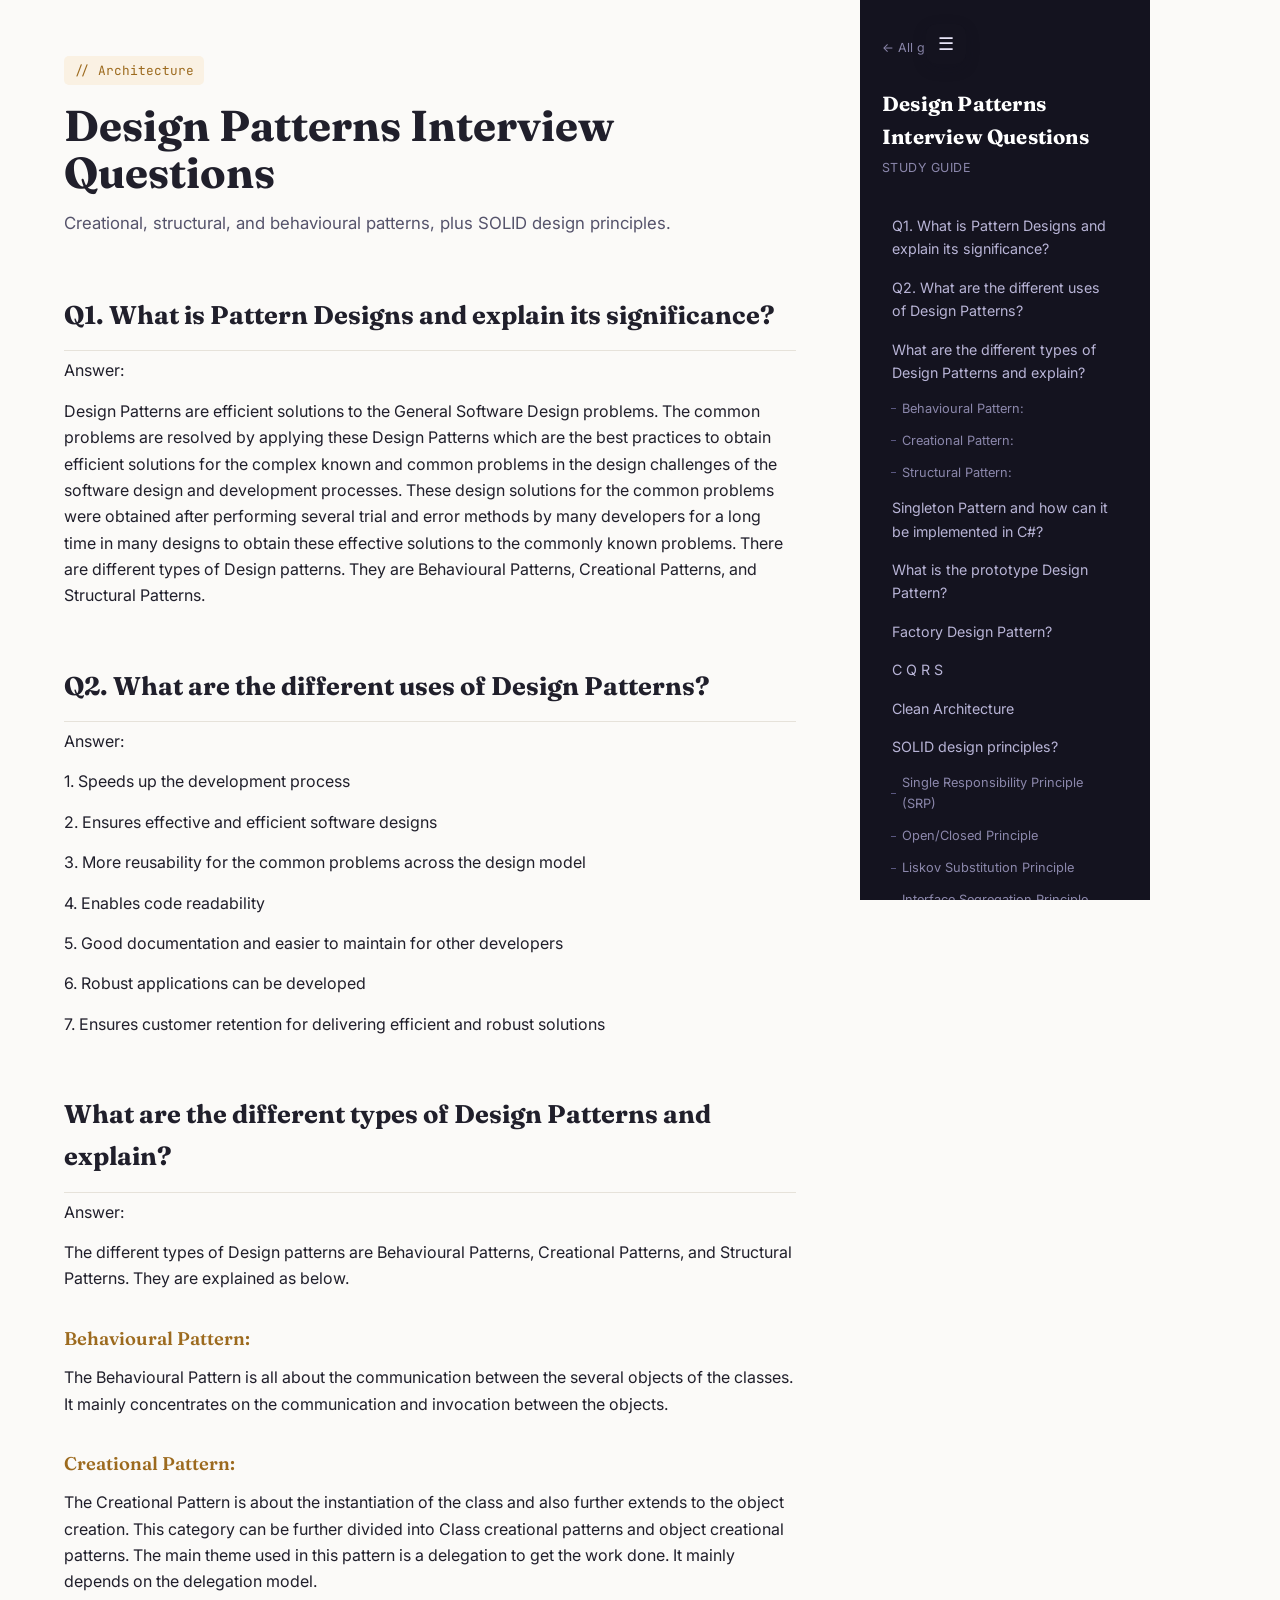
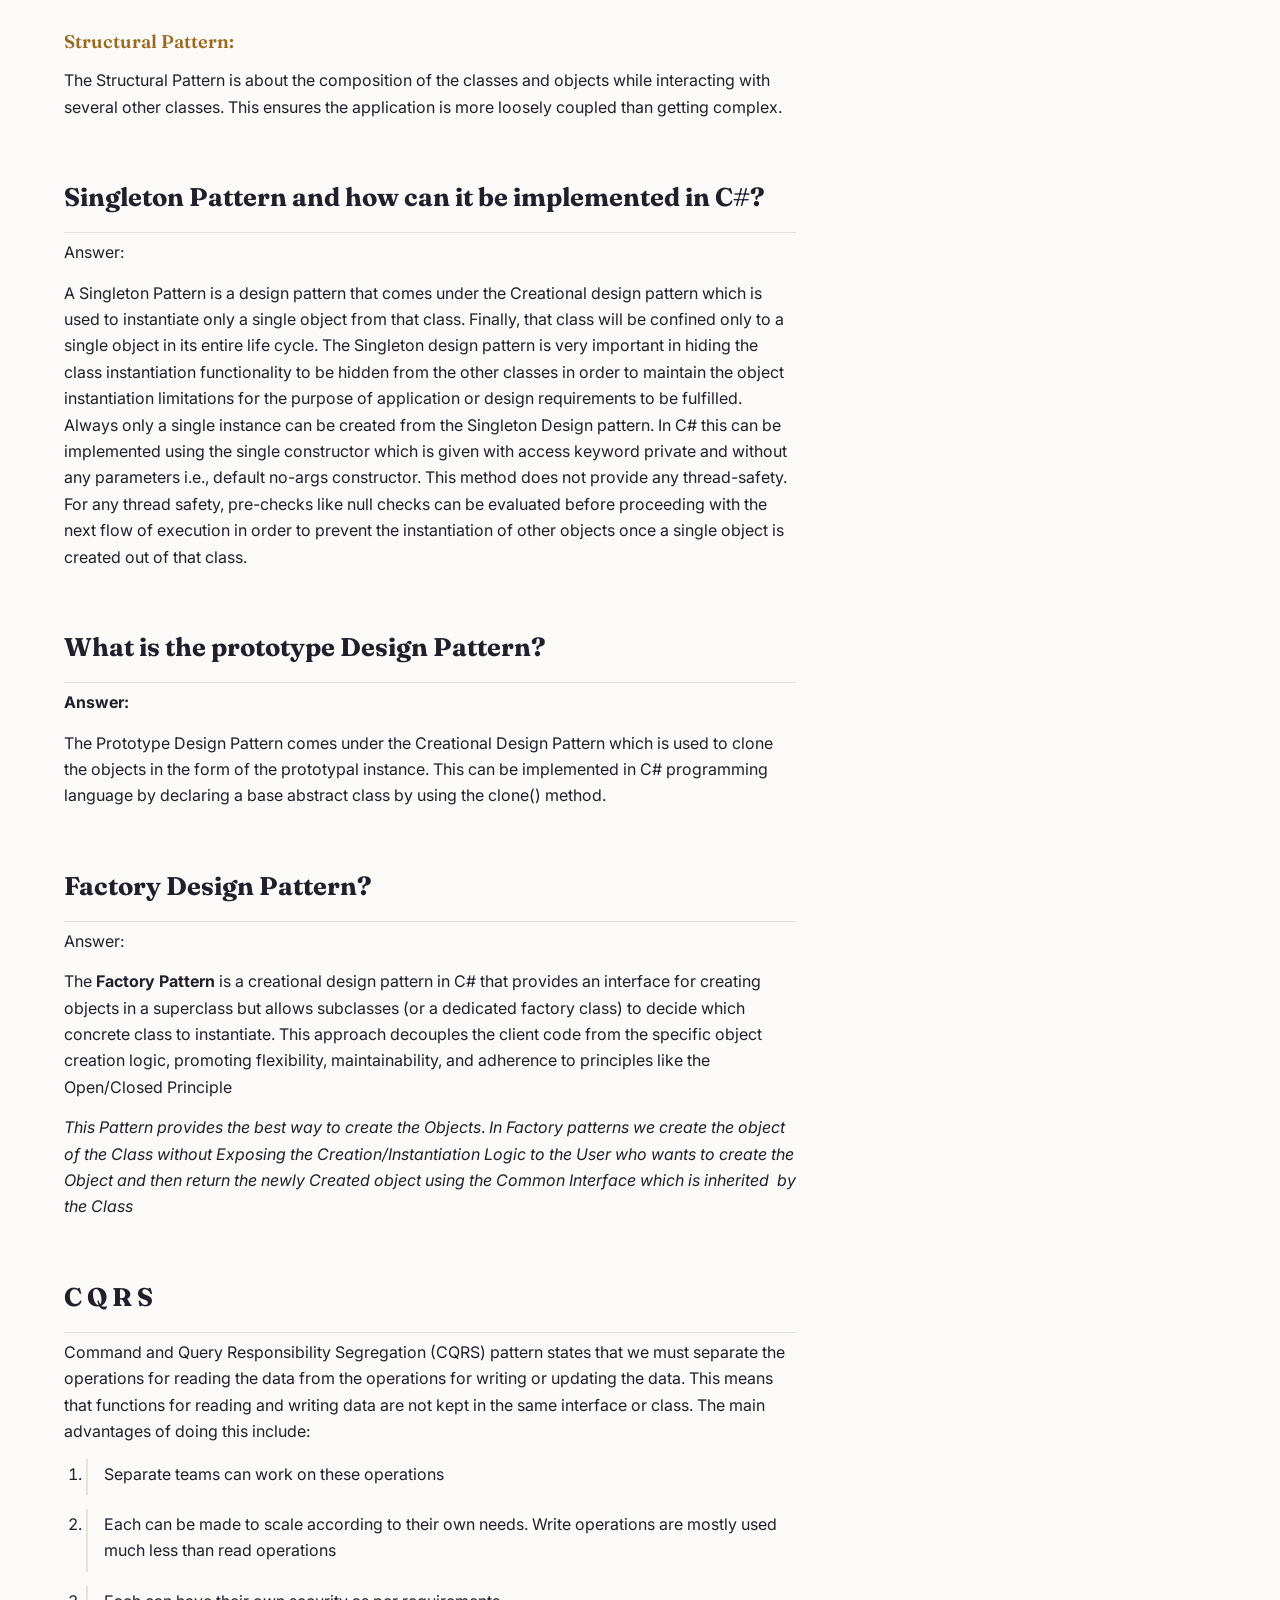
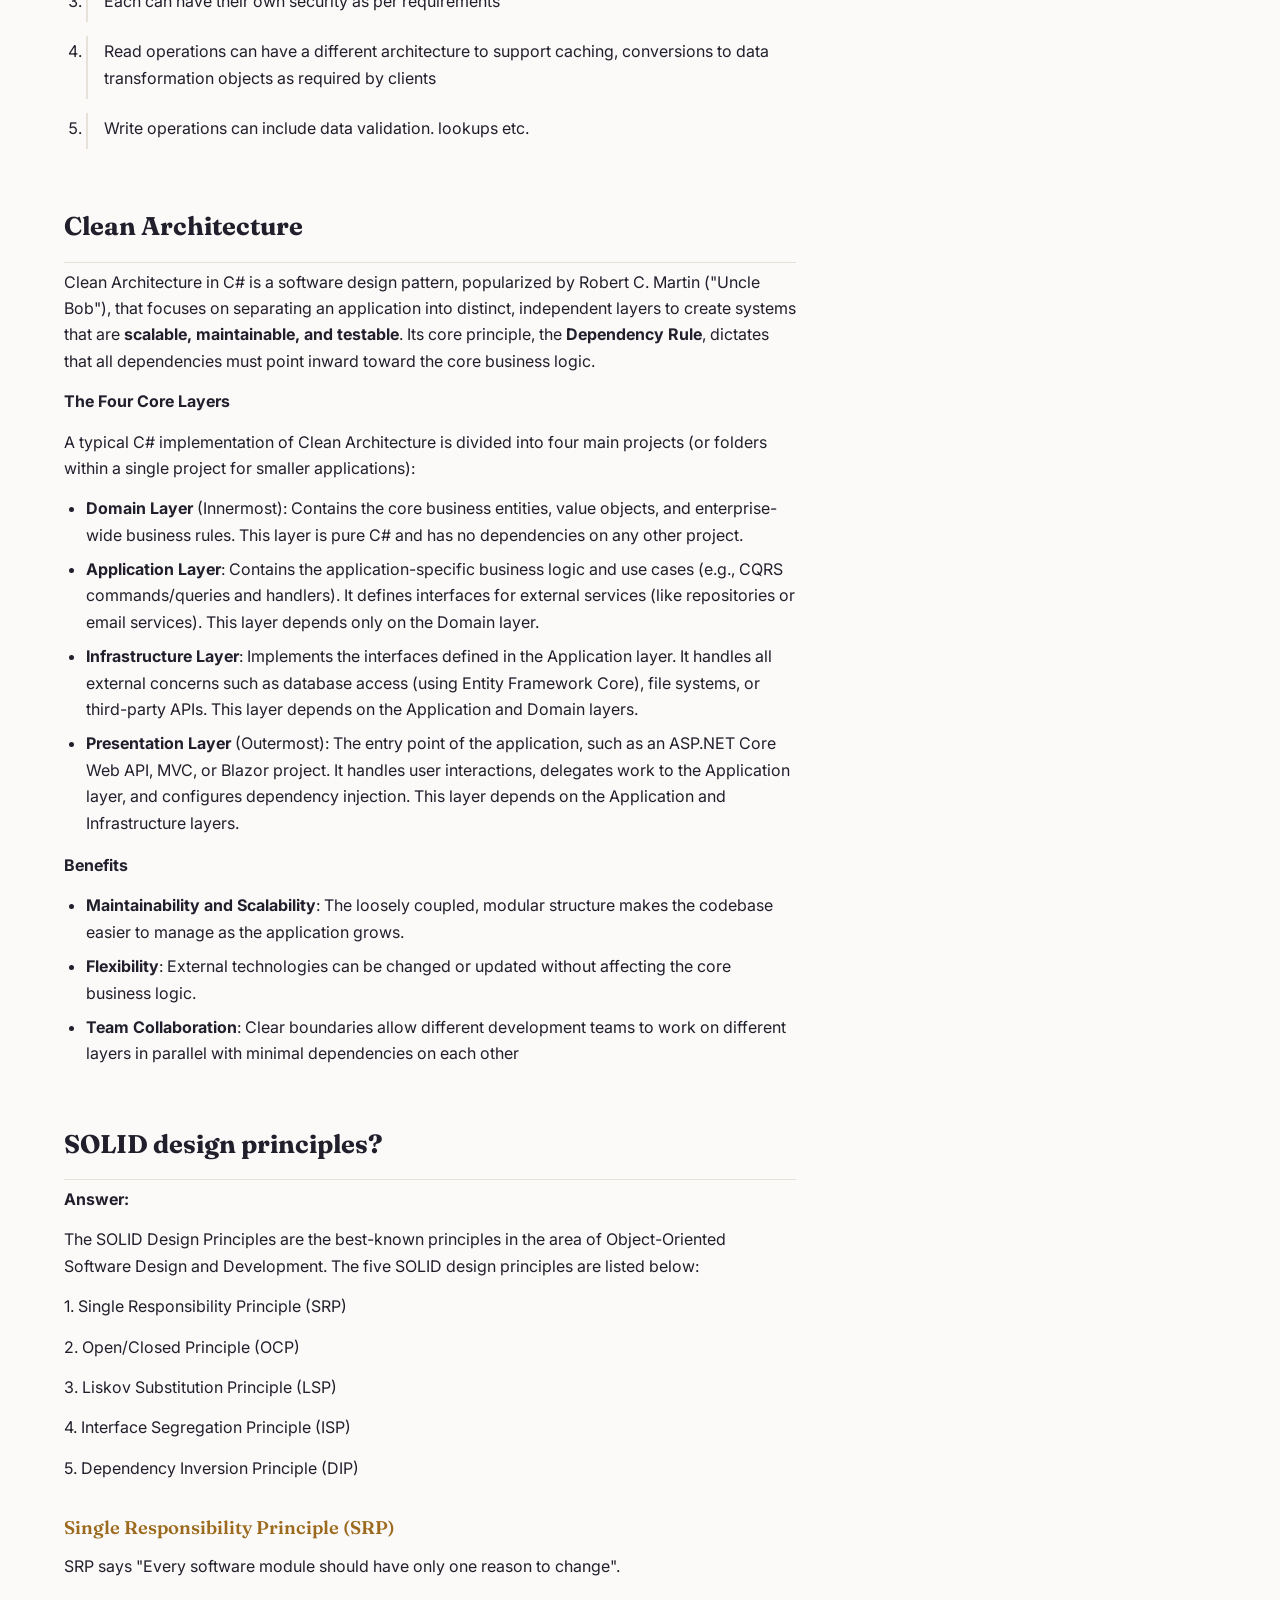
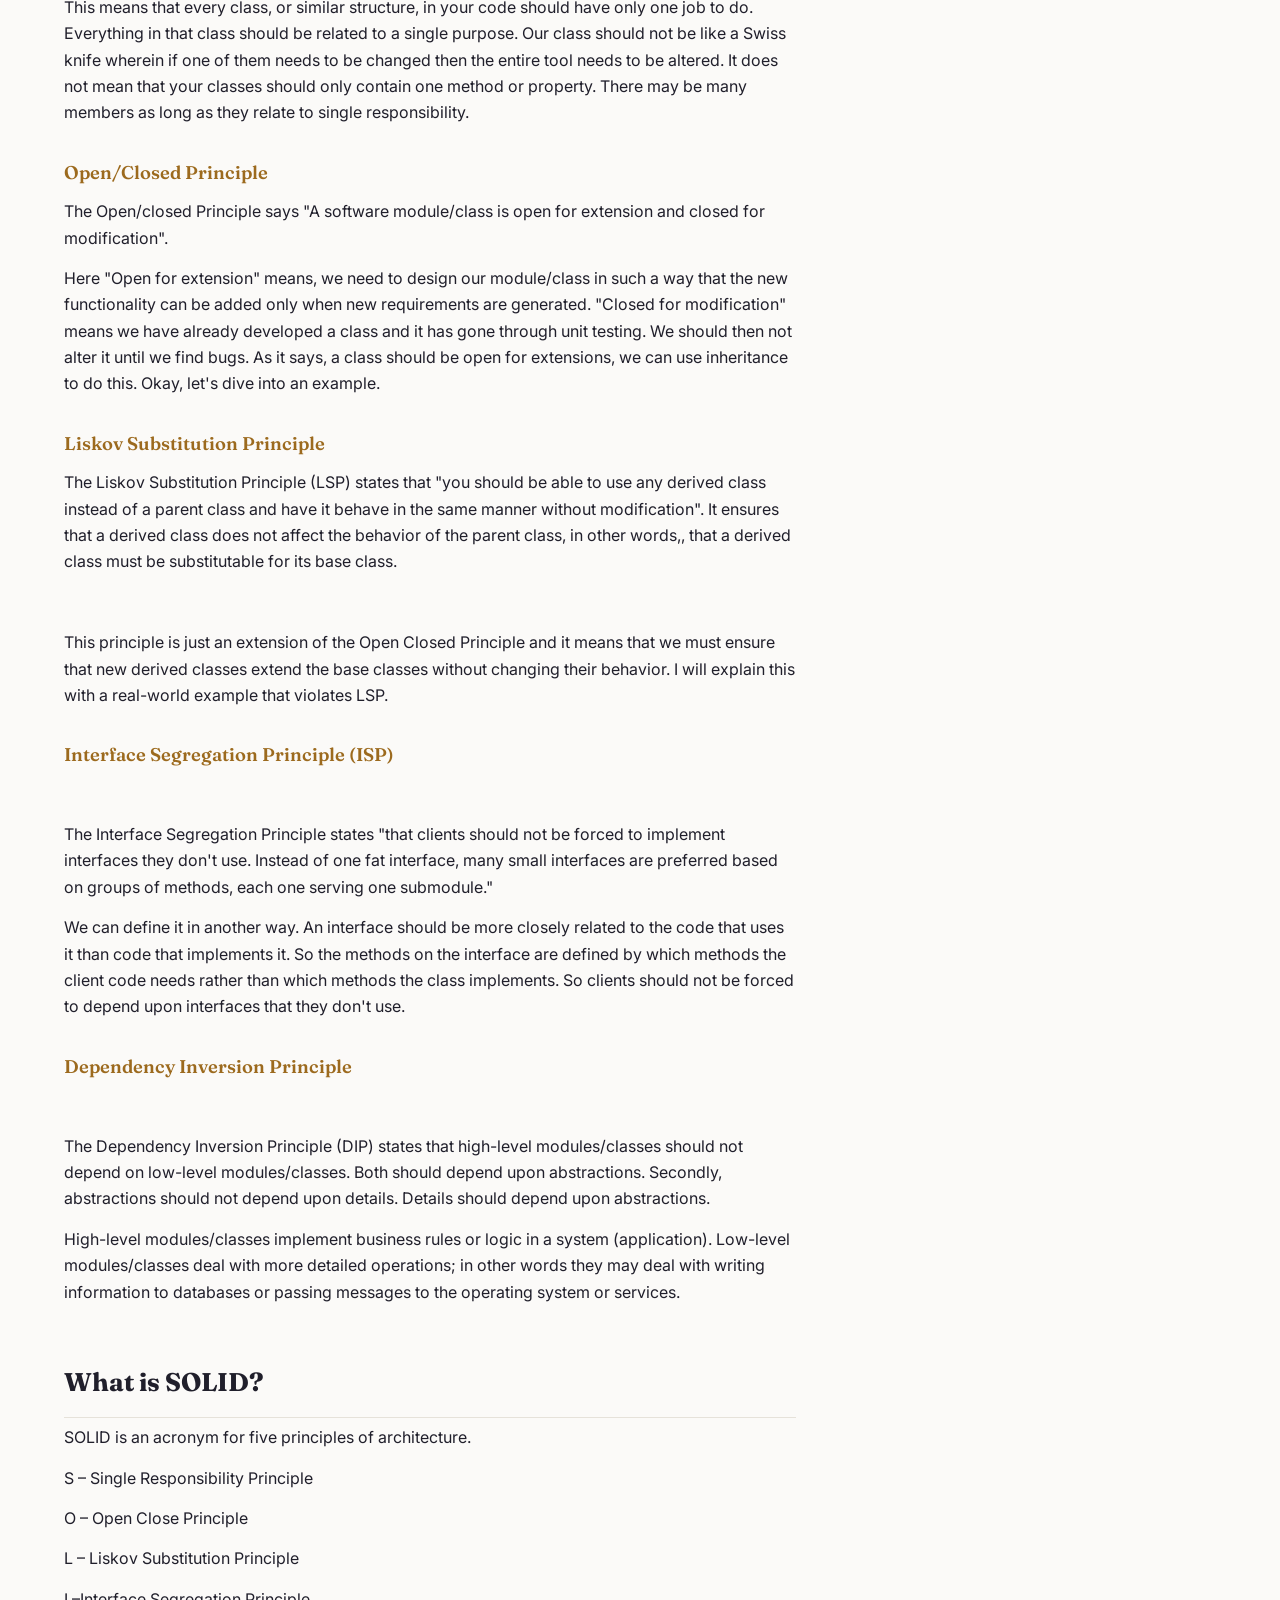
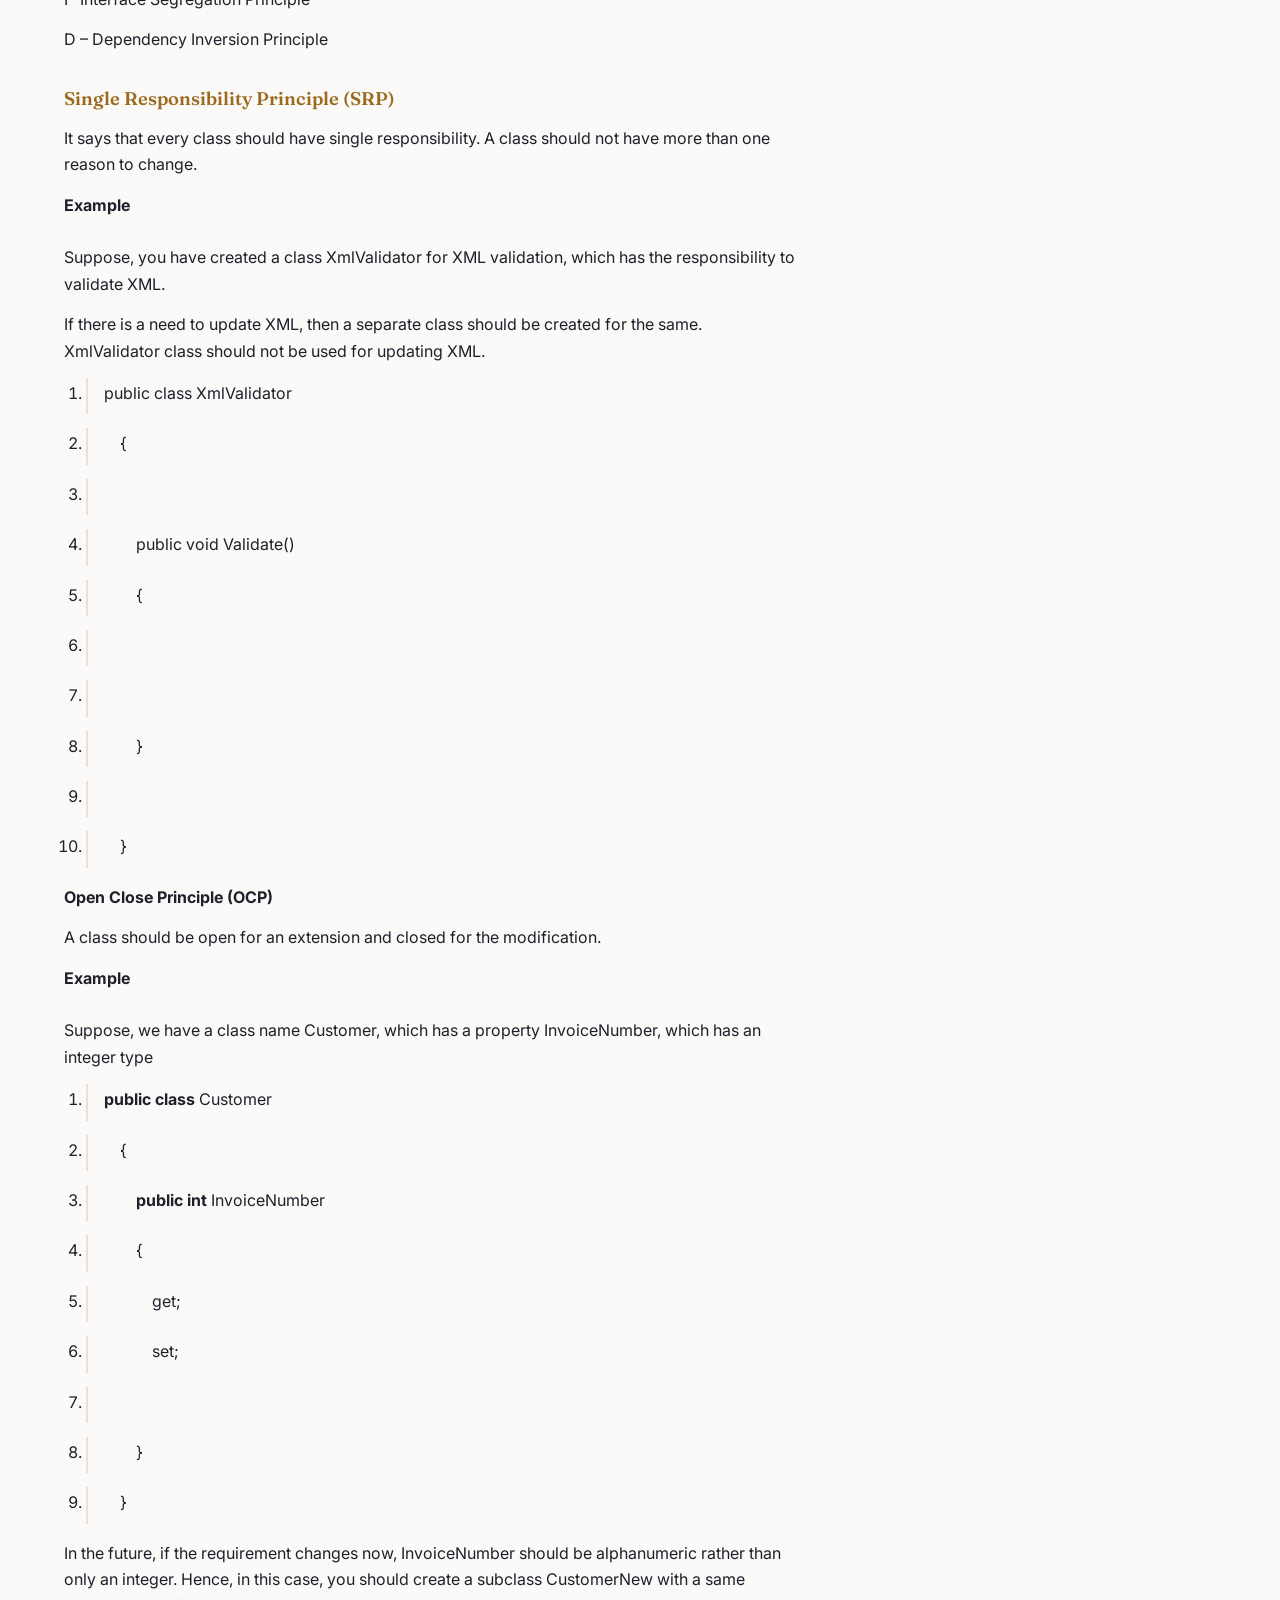
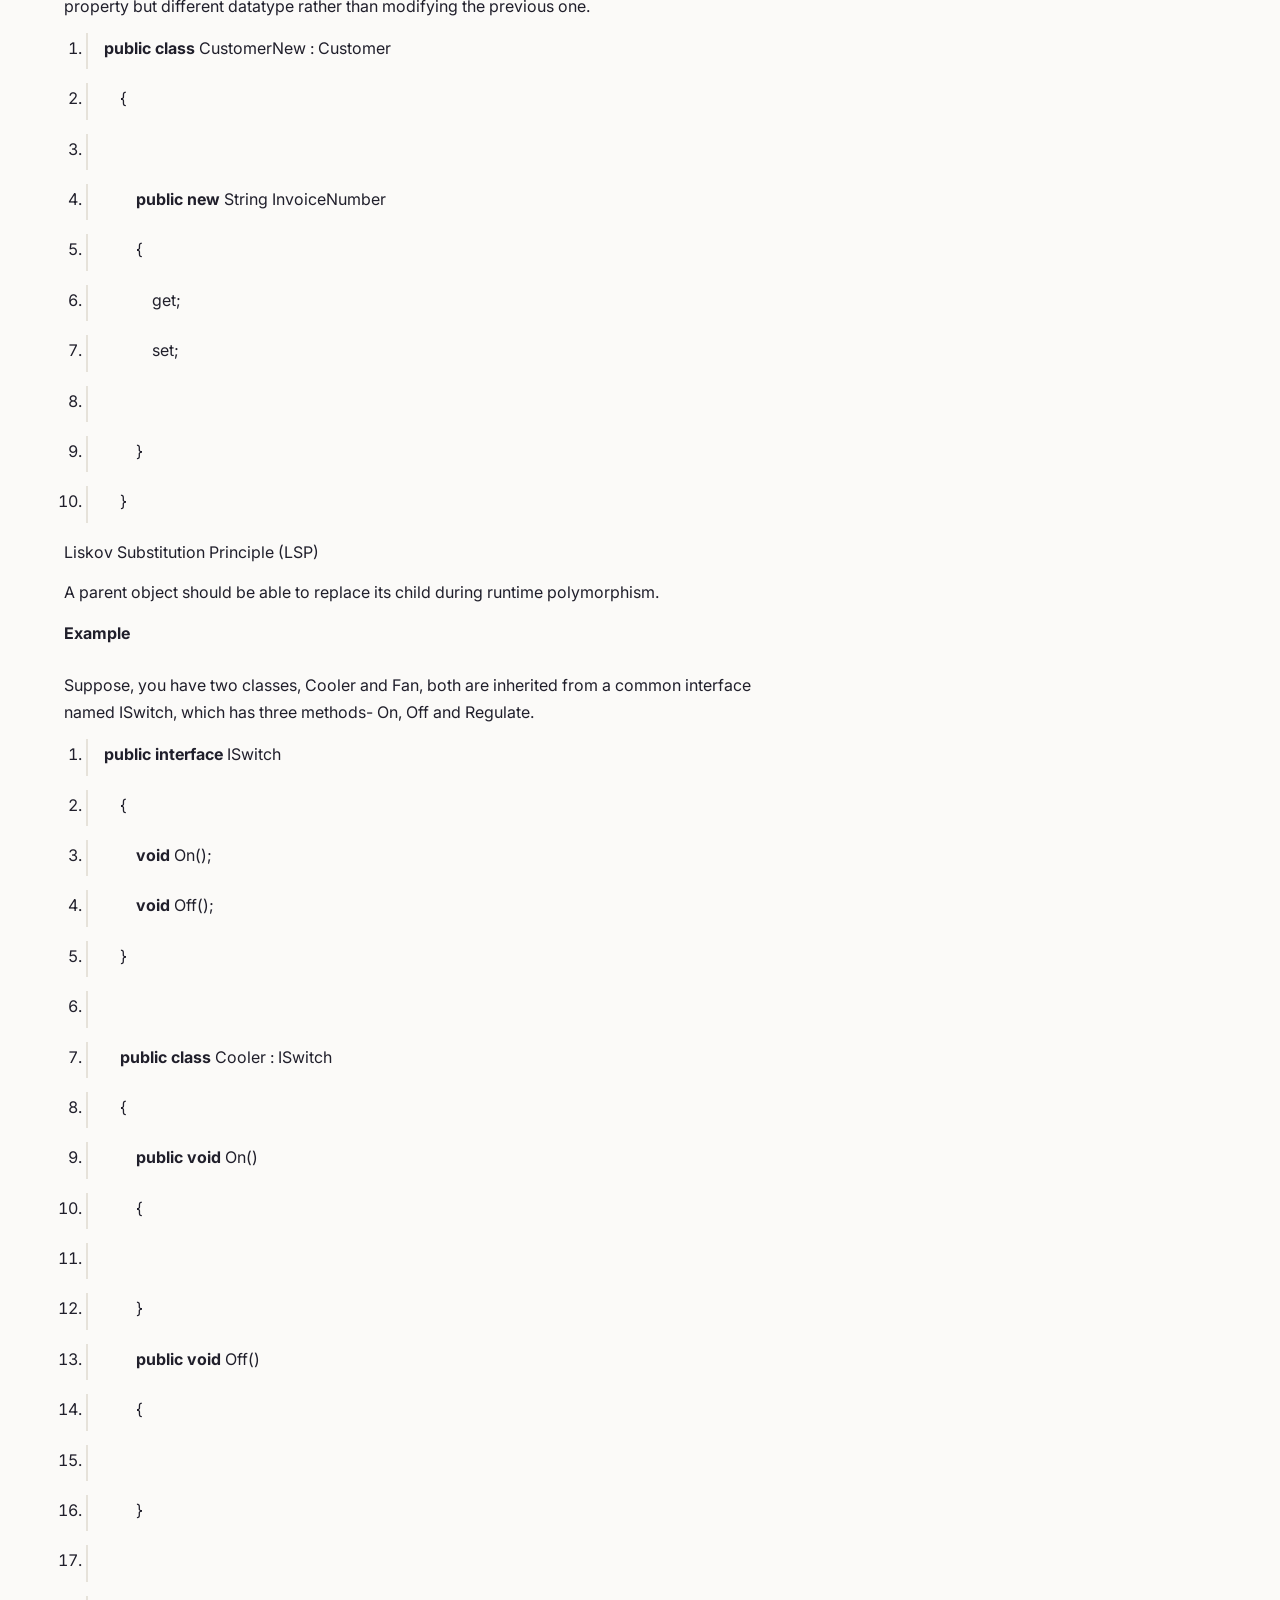
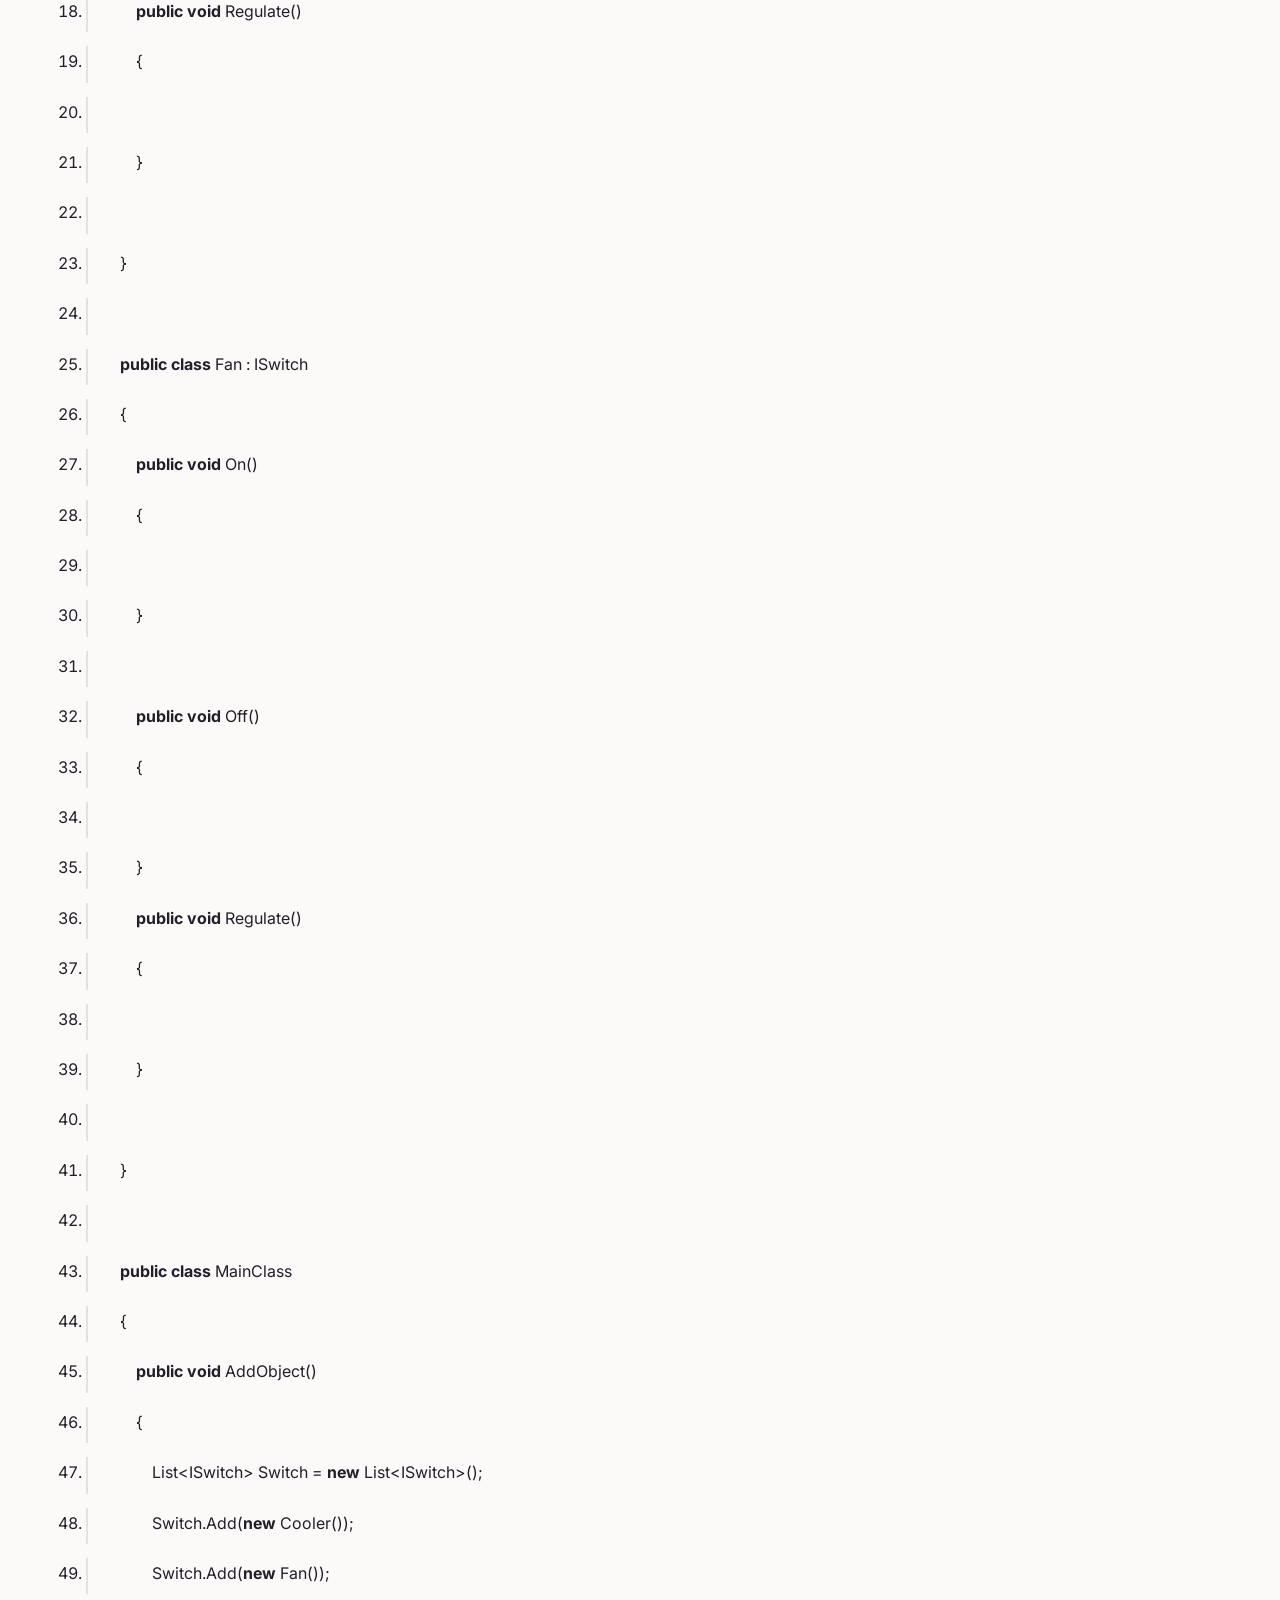
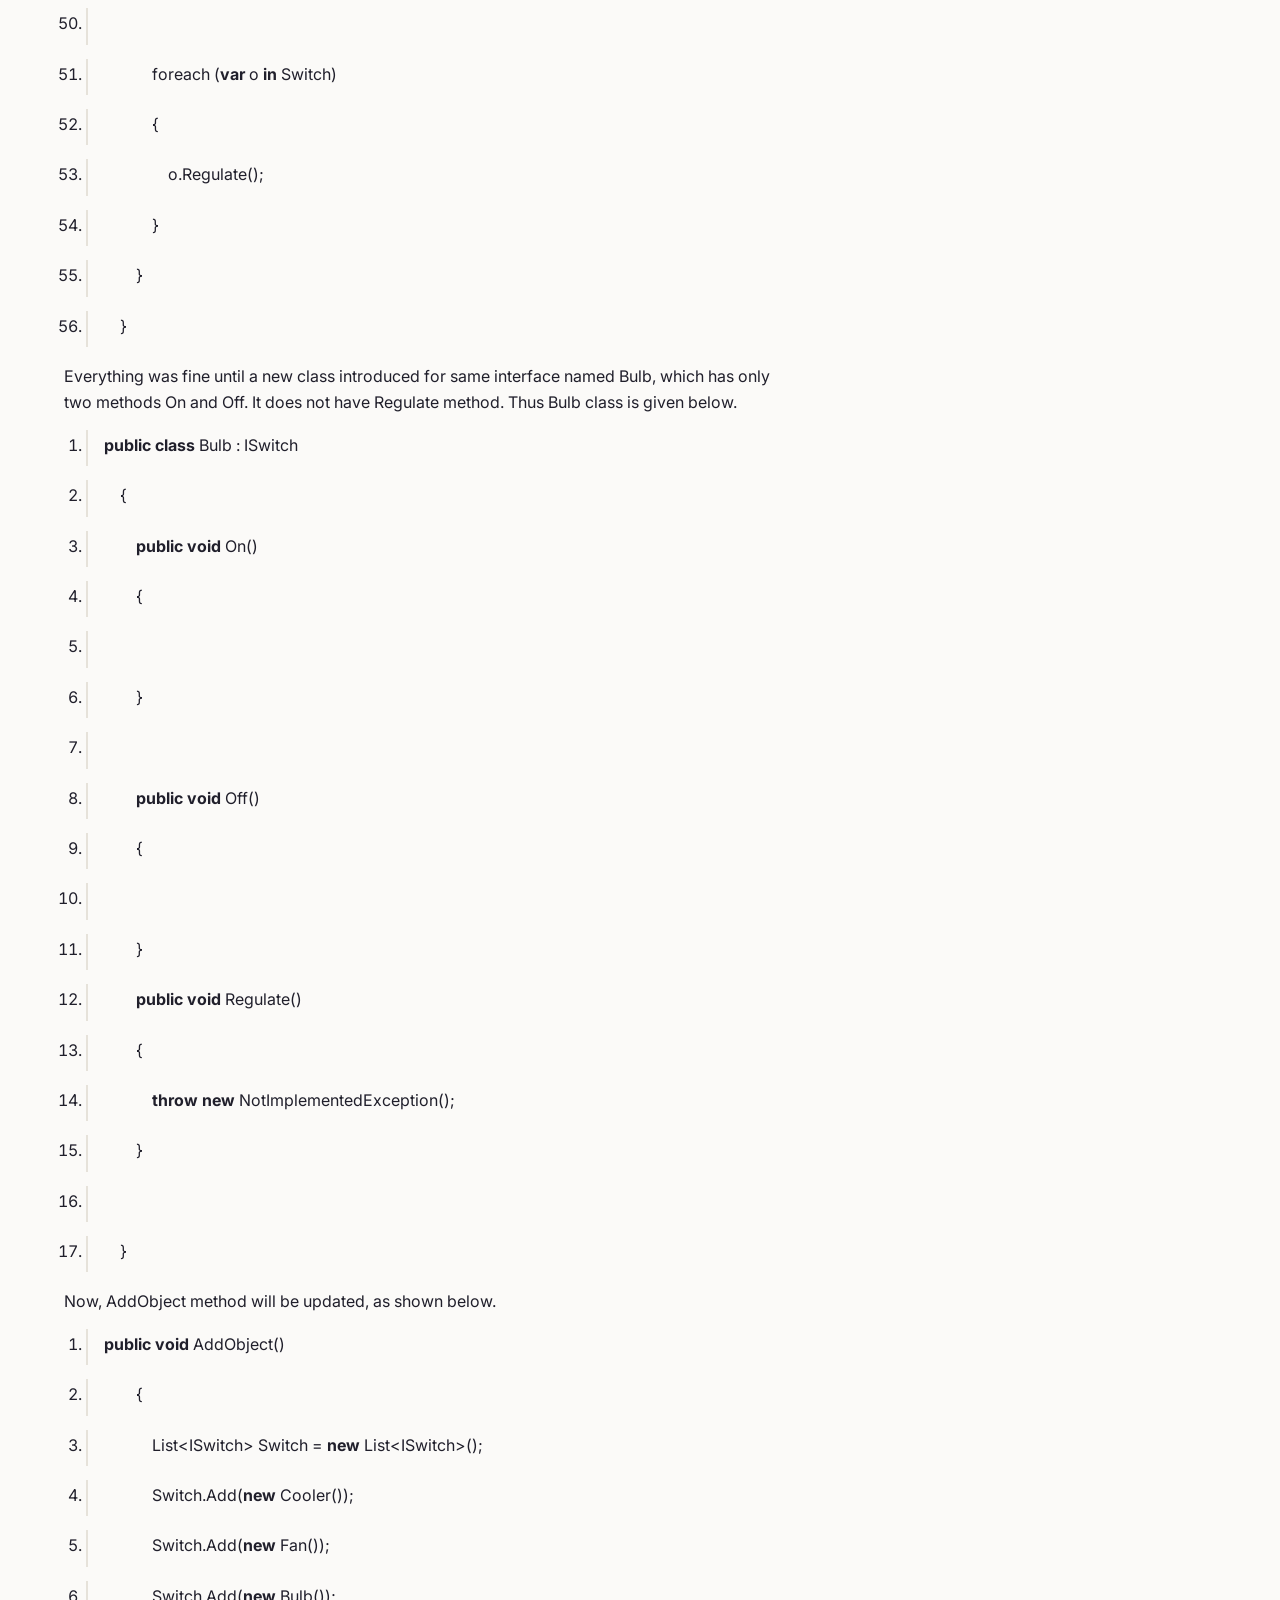
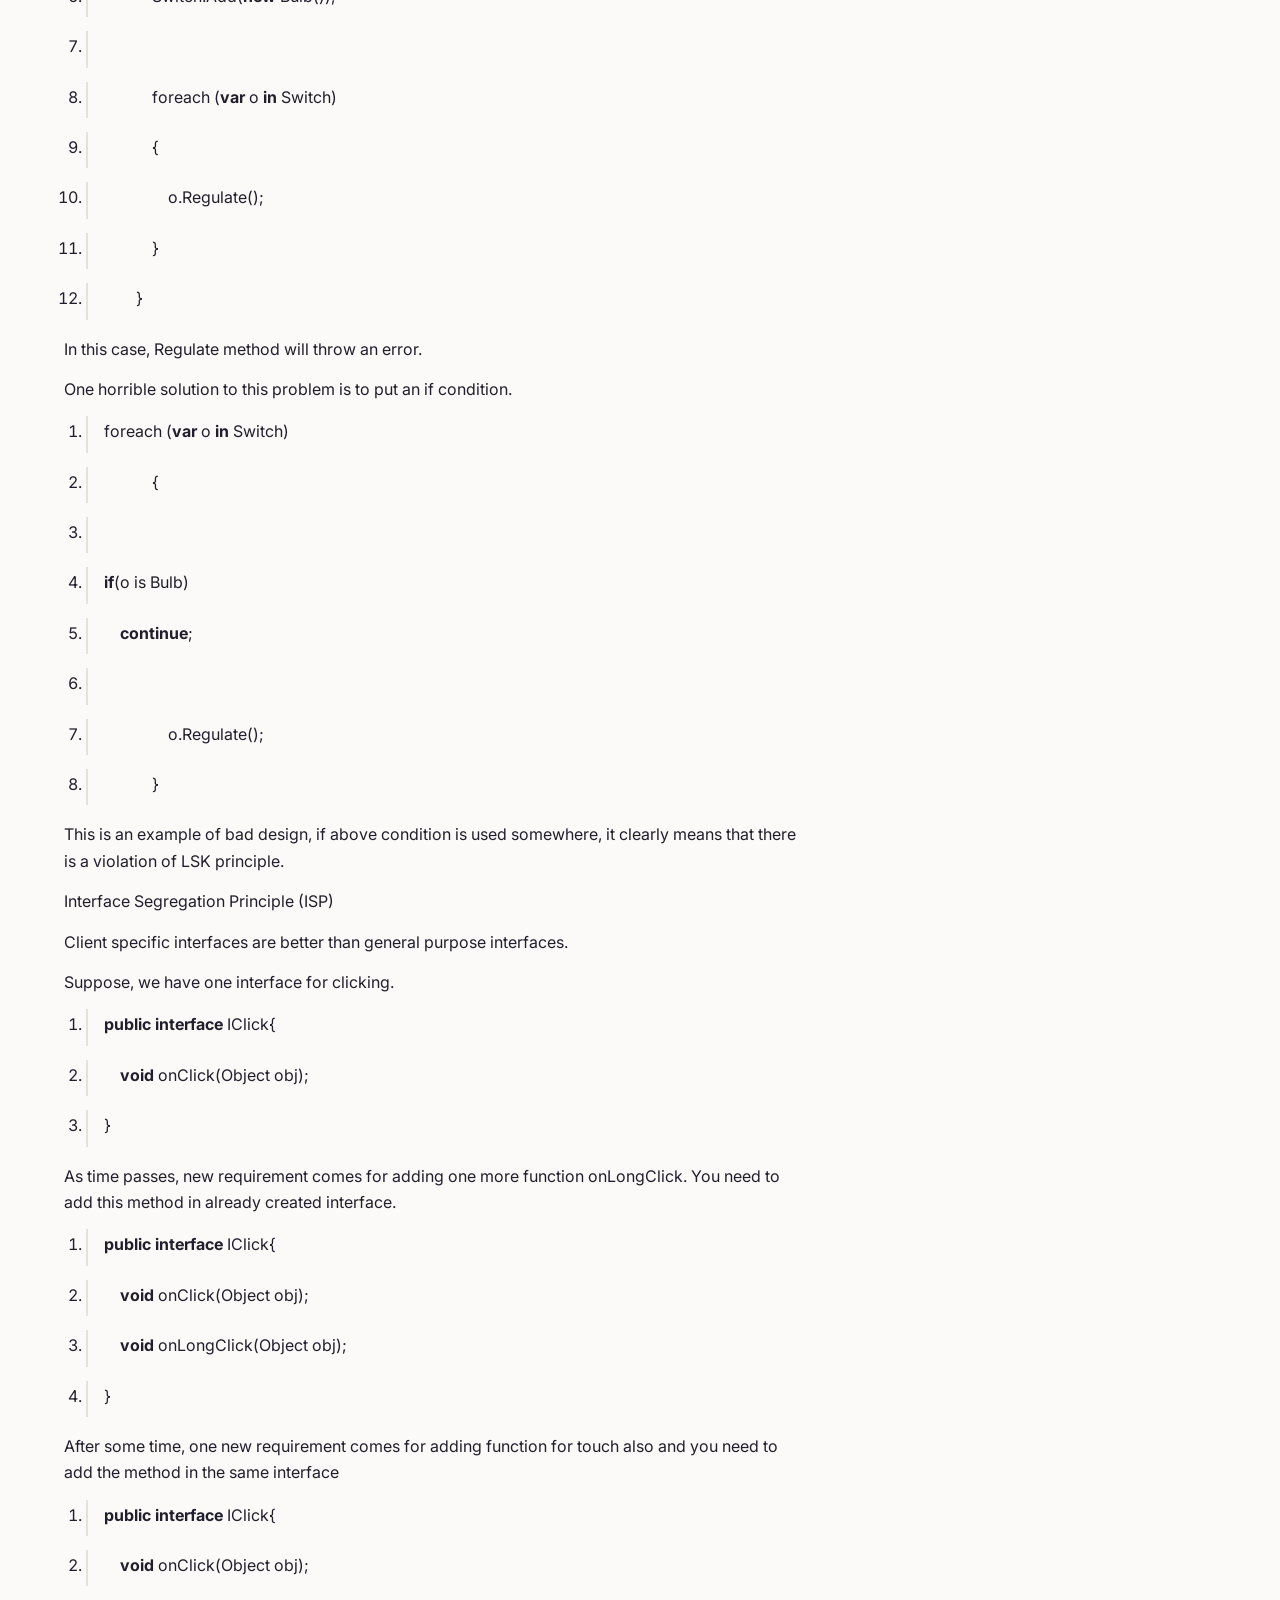
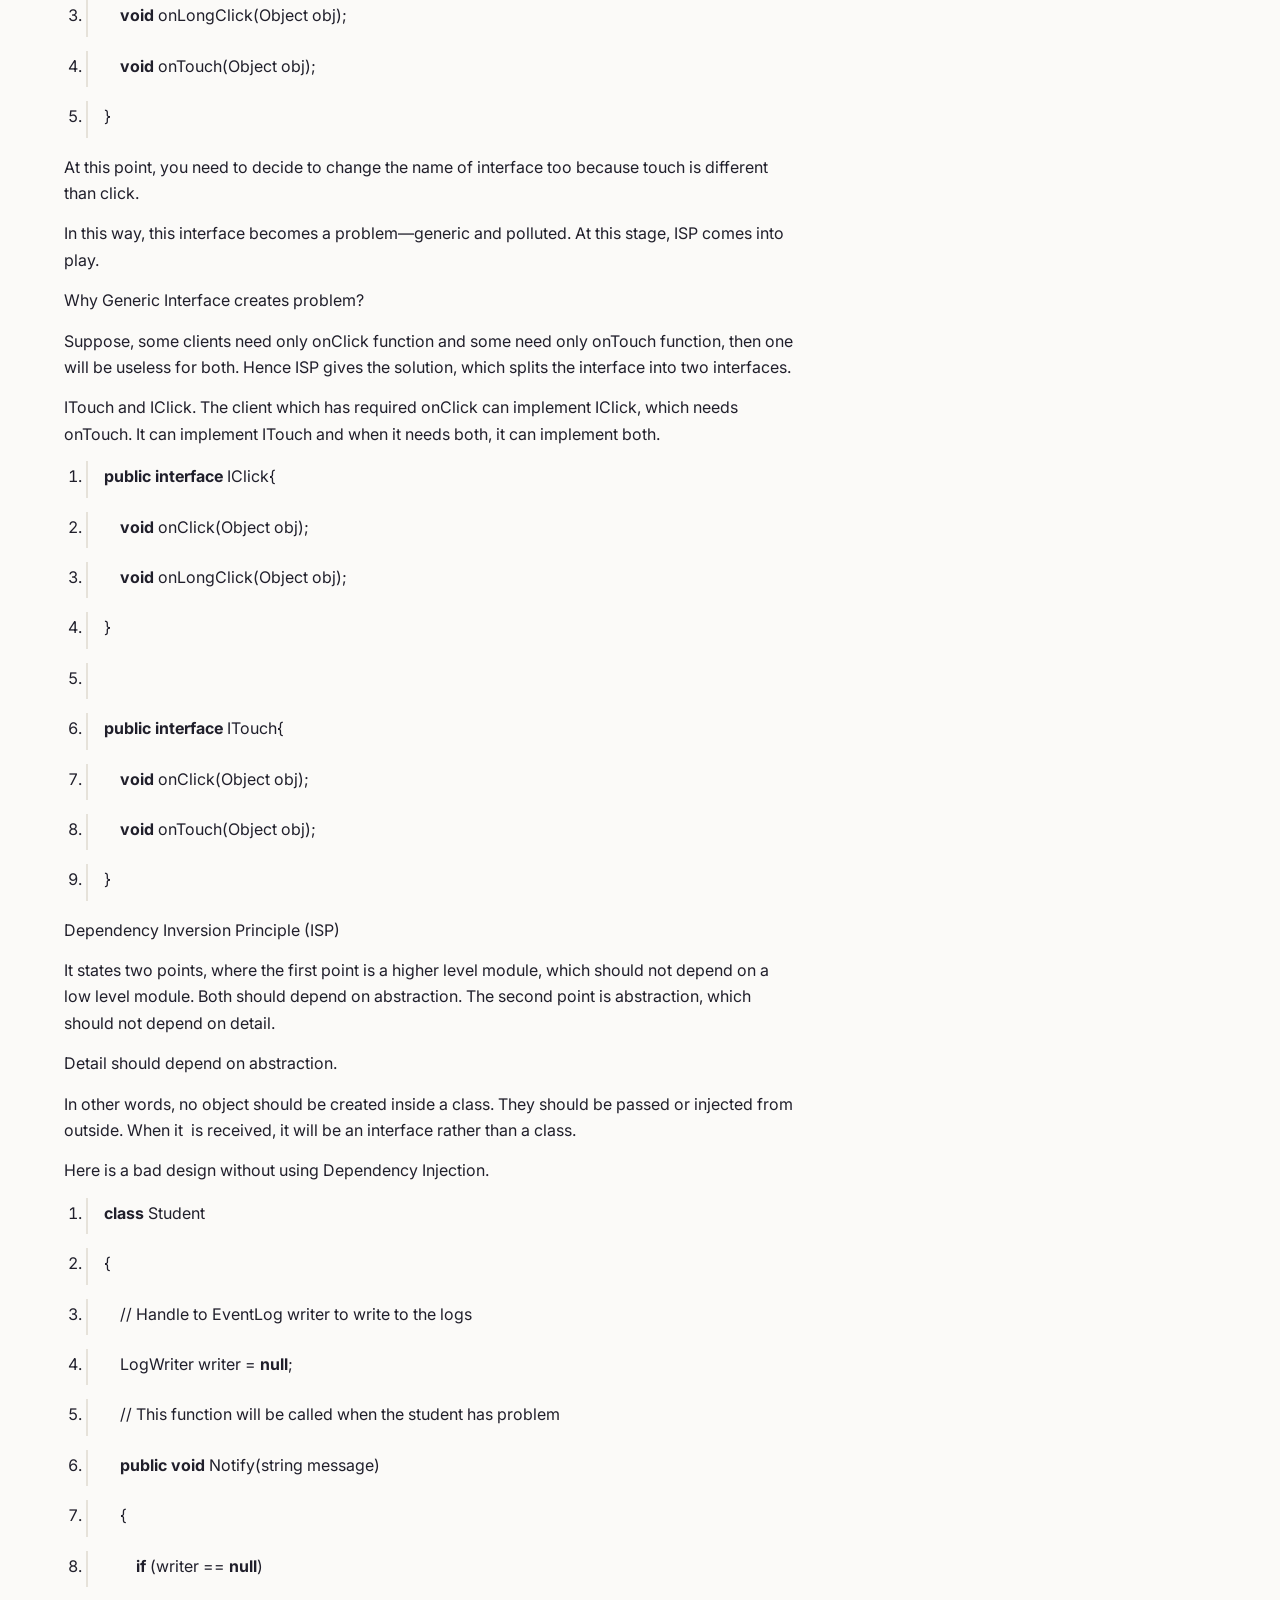
<file: pages/design-patterns.html>
<!DOCTYPE html>
<html lang="en">
<head>
<meta charset="UTF-8">
<meta name="viewport" content="width=device-width, initial-scale=1.0">
<title>Design Patterns Interview Questions — Interview Prep</title>
<link rel="preconnect" href="https://fonts.googleapis.com">
<link href="https://fonts.googleapis.com/css2?family=Fraunces:opsz,wght@9..144,500;9..144,700&family=Inter:wght@400;500;600;700&family=JetBrains+Mono:wght@400;500;600&display=swap" rel="stylesheet">
<link rel="stylesheet" href="../assets/style.css">
<style>
  :root {
    --accent: #c98a2b;
    --accent-deep: #9c6a1e;
    --accent-soft: #faf1e3;
  }
</style>
</head>
<body>
<button class="nav-toggle" id="navToggle" aria-label="Toggle navigation" title="Toggle navigation">&#9776;</button>
<div class="shell">

  <main>
    <header class="hero">
      <span class="eyebrow">// Architecture</span>
      <h1>Design Patterns Interview Questions</h1>
      <p>Creational, structural, and behavioural patterns, plus SOLID design principles.</p>
    </header>

    <section class="topic" id="q1.-what-is-pattern-designs-and-explain-its-significance">
      <h2>Q1. What is Pattern Designs and explain its significance?</h2>
<p>Answer:</p>
<p>Design Patterns are efficient solutions to the General Software Design problems. The common problems are resolved by applying these Design Patterns which are the best practices to obtain efficient solutions for the complex known and common problems in the design challenges of the software design and development processes. These design solutions for the common problems were obtained after performing several trial and error methods by many developers for a long time in many designs to obtain these effective solutions to the commonly known problems. There are different types of Design patterns. They are Behavioural Patterns, Creational Patterns, and Structural Patterns.</p>
    </section>

    <section class="topic" id="q2.-what-are-the-different-uses-of-design-patterns">
      <h2>Q2. What are the different uses of Design Patterns?</h2>
<p>Answer:</p>
<p>1. Speeds up the development process</p>
<p>2. Ensures effective and efficient software designs</p>
<p>3. More reusability for the common problems across the design model</p>
<p>4. Enables code readability</p>
<p>5. Good documentation and easier to maintain for other developers</p>
<p>6. Robust applications can be developed</p>
<p>7. Ensures customer retention for delivering efficient and robust solutions</p>
    </section>

    <section class="topic" id="what-are-the-different-types-of-design-patterns-and-explain">
      <h2>What are the different types of Design Patterns and explain?</h2>
<p>Answer:</p>
<p>The different types of Design patterns are Behavioural Patterns, Creational Patterns, and Structural Patterns. They are explained as below.</p>
<h3 id="behavioural-pattern">Behavioural Pattern:</h3>
<p>The Behavioural Pattern is all about the communication between the several objects of the classes. It mainly concentrates on the communication and invocation between the objects.</p>
<h3 id="creational-pattern">Creational Pattern:</h3>
<p>The Creational Pattern is about the instantiation of the class and also further extends to the object creation. This category can be further divided into Class creational patterns and object creational patterns. The main theme used in this pattern is a delegation to get the work done. It mainly depends on the delegation model.</p>
<h3 id="structural-pattern">Structural Pattern:</h3>
<p>The Structural Pattern is about the composition of the classes and objects while interacting with several other classes. This ensures the application is more loosely coupled than getting complex.</p>
    </section>

    <section class="topic" id="singleton-pattern-and-how-can-it-be-implemented-in-c">
      <h2>Singleton Pattern and how can it be implemented in C#?</h2>
<p>Answer:</p>
<p>A Singleton Pattern is a design pattern that comes under the Creational design pattern which is used to instantiate only a single object from that class. Finally, that class will be confined only to a single object in its entire life cycle. The Singleton design pattern is very important in hiding the class instantiation functionality to be hidden from the other classes in order to maintain the object instantiation limitations for the purpose of application or design requirements to be fulfilled. Always only a single instance can be created from the Singleton Design pattern. In C# this can be implemented using the single constructor which is given with access keyword private and without any parameters i.e., default no-args constructor. This method does not provide any thread-safety. For any thread safety, pre-checks like null checks can be evaluated before proceeding with the next flow of execution in order to prevent the instantiation of other objects once a single object is created out of that class.</p>
    </section>

    <section class="topic" id="what-is-the-prototype-design-pattern">
      <h2>What is the prototype Design Pattern?</h2>
<p><strong>Answer:</strong></p>
<p>The Prototype Design Pattern comes under the Creational Design Pattern which is used to clone the objects in the form of the prototypal instance. This can be implemented in C# programming language by declaring a base abstract class by using the clone() method.</p>
    </section>

    <section class="topic" id="factory-design-pattern">
      <h2>Factory Design Pattern?</h2>
<p>Answer:</p>
<p>The <strong>Factory Pattern</strong> is a creational design pattern in C# that provides an interface for creating objects in a superclass but allows subclasses (or a dedicated factory class) to decide which concrete class to instantiate. This approach decouples the client code from the specific object creation logic, promoting flexibility, maintainability, and adherence to principles like the Open/Closed Principle</p>
<p><em>This Pattern provides the best way to create the Objects</em>. <em>In Factory patterns we create the object of the Class without Exposing the Creation/Instantiation Logic to the User who wants to create the Object and then return the newly Created object using the Common Interface which is inherited  by the Class</em></p>
    </section>

    <section class="topic" id="c-q-r-s">
      <h2>C Q R S</h2>
<p>Command and Query Responsibility Segregation (CQRS) pattern states that we must separate the operations for reading the data from the operations for writing or updating the data. This means that functions for reading and writing data are not kept in the same interface or class. The main advantages of doing this include:</p>
<ol type="1">
<li><blockquote>
<p>Separate teams can work on these operations</p>
</blockquote></li>
<li><blockquote>
<p>Each can be made to scale according to their own needs. Write operations are mostly used much less than read operations</p>
</blockquote></li>
<li><blockquote>
<p>Each can have their own security as per requirements</p>
</blockquote></li>
<li><blockquote>
<p>Read operations can have a different architecture to support caching, conversions to data transformation objects as required by clients</p>
</blockquote></li>
<li><blockquote>
<p>Write operations can include data validation. lookups etc.</p>
</blockquote></li>
</ol>
    </section>

    <section class="topic" id="clean-architecture">
      <h2>Clean Architecture</h2>
<p>Clean Architecture in C# is a software design pattern, popularized by Robert C. Martin ("Uncle Bob"), that focuses on separating an application into distinct, independent layers to create systems that are <strong>scalable, maintainable, and testable</strong>. Its core principle, the <strong>Dependency Rule</strong>, dictates that all dependencies must point inward toward the core business logic.</p>
<p><strong>The Four Core Layers</strong></p>
<p>A typical C# implementation of Clean Architecture is divided into four main projects (or folders within a single project for smaller applications): </p>
<ul>
<li><p><strong>Domain Layer</strong> (Innermost): Contains the core business entities, value objects, and enterprise-wide business rules. This layer is pure C# and has no dependencies on any other project.</p></li>
<li><p><strong>Application Layer</strong>: Contains the application-specific business logic and use cases (e.g., CQRS commands/queries and handlers). It defines interfaces for external services (like repositories or email services). This layer depends only on the Domain layer.</p></li>
<li><p><strong>Infrastructure Layer</strong>: Implements the interfaces defined in the Application layer. It handles all external concerns such as database access (using Entity Framework Core), file systems, or third-party APIs. This layer depends on the Application and Domain layers.</p></li>
<li><p><strong>Presentation Layer</strong> (Outermost): The entry point of the application, such as an ASP.NET Core Web API, MVC, or Blazor project. It handles user interactions, delegates work to the Application layer, and configures dependency injection. This layer depends on the Application and Infrastructure layers. </p></li>
</ul>
<p><strong>Benefits</strong></p>
<ul>
<li><p><strong>Maintainability and Scalability</strong>: The loosely coupled, modular structure makes the codebase easier to manage as the application grows.</p></li>
<li><p><strong>Flexibility</strong>: External technologies can be changed or updated without affecting the core business logic.</p></li>
<li><p><strong>Team Collaboration</strong>: Clear boundaries allow different development teams to work on different layers in parallel with minimal dependencies on each other</p></li>
</ul>
    </section>

    <section class="topic" id="solid-design-principles">
      <h2>SOLID design principles?</h2>
<p><strong>Answer:</strong></p>
<p>The SOLID Design Principles are the best-known principles in the area of Object-Oriented Software Design and Development. The five SOLID design principles are listed below:</p>
<p>1. Single Responsibility Principle (SRP)</p>
<p>2. Open/Closed Principle (OCP)</p>
<p>3. Liskov Substitution Principle (LSP)</p>
<p>4. Interface Segregation Principle (ISP)</p>
<p>5. Dependency Inversion Principle (DIP)</p>
<h3 id="single-responsibility-principle-srp">Single Responsibility Principle (SRP)</h3>
<p>SRP says "Every software module should have only one reason to change".</p>
<p>This means that every class, or similar structure, in your code should have only one job to do. Everything in that class should be related to a single purpose. Our class should not be like a Swiss knife wherein if one of them needs to be changed then the entire tool needs to be altered. It does not mean that your classes should only contain one method or property. There may be many members as long as they relate to single responsibility.</p>
<h3 id="openclosed-principle">Open/Closed Principle</h3>
<p>The Open/closed Principle says "A software module/class is open for extension and closed for modification".</p>
<p>Here "Open for extension" means, we need to design our module/class in such a way that the new functionality can be added only when new requirements are generated. "Closed for modification" means we have already developed a class and it has gone through unit testing. We should then not alter it until we find bugs. As it says, a class should be open for extensions, we can use inheritance to do this. Okay, let's dive into an example.</p>
<h3 id="liskov-substitution-principle">Liskov Substitution Principle</h3>
<p>The Liskov Substitution Principle (LSP) states that "you should be able to use any derived class instead of a parent class and have it behave in the same manner without modification". It ensures that a derived class does not affect the behavior of the parent class, in other words,, that a derived class must be substitutable for its base class.</p>
<p> </p>
<p>This principle is just an extension of the Open Closed Principle and it means that we must ensure that new derived classes extend the base classes without changing their behavior. I will explain this with a real-world example that violates LSP.</p>
<h3 id="interface-segregation-principle-isp">Interface Segregation Principle (ISP)</h3>
<p> </p>
<p>The Interface Segregation Principle states "that clients should not be forced to implement interfaces they don't use. Instead of one fat interface, many small interfaces are preferred based on groups of methods, each one serving one submodule."</p>
<p>We can define it in another way. An interface should be more closely related to the code that uses it than code that implements it. So the methods on the interface are defined by which methods the client code needs rather than which methods the class implements. So clients should not be forced to depend upon interfaces that they don't use.</p>
<h3 id="dependency-inversion-principle">Dependency Inversion Principle</h3>
<p> </p>
<p>The Dependency Inversion Principle (DIP) states that high-level modules/classes should not depend on low-level modules/classes. Both should depend upon abstractions. Secondly, abstractions should not depend upon details. Details should depend upon abstractions.</p>
<p>High-level modules/classes implement business rules or logic in a system (application). Low-level modules/classes deal with more detailed operations; in other words they may deal with writing information to databases or passing messages to the operating system or services.</p>
    </section>

    <section class="topic" id="what-is-solid">
      <h2>What is SOLID?</h2>
<p>SOLID is an acronym for five principles of architecture.</p>
<p>S – Single Responsibility Principle</p>
<p>O – Open Close Principle</p>
<p>L – Liskov Substitution Principle</p>
<p>I –Interface Segregation Principle</p>
<p>D – Dependency Inversion Principle </p>
<h3 id="single-responsibility-principle-srp-1">Single Responsibility Principle (SRP)</h3>
<p>It says that every class should have single responsibility. A class should not have more than one reason to change.</p>
<p><strong>Example<br/>
</strong><br/>
Suppose, you have created a class XmlValidator for XML validation, which has the responsibility to validate XML.</p>
<p>If there is a need to update XML, then a separate class should be created for the same. XmlValidator class should not be used for updating XML. </p>
<ol type="1">
<li><blockquote>
<p>public class XmlValidator   </p>
</blockquote></li>
<li><blockquote>
<p>    {  </p>
</blockquote></li>
<li><blockquote>
<p>  </p>
</blockquote></li>
<li><blockquote>
<p>        public void Validate()  </p>
</blockquote></li>
<li><blockquote>
<p>        {  </p>
</blockquote></li>
<li><blockquote>
<p>  </p>
</blockquote></li>
<li><blockquote>
<p>              </p>
</blockquote></li>
<li><blockquote>
<p>        }  </p>
</blockquote></li>
<li><blockquote>
<p>         </p>
</blockquote></li>
<li><blockquote>
<p>    } </p>
</blockquote></li>
</ol>
<p><strong>Open Close Principle (OCP)</strong></p>
<p>A class should be open for an extension and closed for the modification.</p>
<p><strong>Example<br/>
</strong><br/>
Suppose, we have a class name Customer, which has a property InvoiceNumber, which has an integer type </p>
<ol type="1">
<li><blockquote>
<p><strong>public</strong> <strong>class</strong> Customer  </p>
</blockquote></li>
<li><blockquote>
<p>    {  </p>
</blockquote></li>
<li><blockquote>
<p>        <strong>public</strong> <strong>int</strong> InvoiceNumber  </p>
</blockquote></li>
<li><blockquote>
<p>        {  </p>
</blockquote></li>
<li><blockquote>
<p>            get;  </p>
</blockquote></li>
<li><blockquote>
<p>            set;  </p>
</blockquote></li>
<li><blockquote>
<p>  </p>
</blockquote></li>
<li><blockquote>
<p>        }  </p>
</blockquote></li>
<li><blockquote>
<p>    }   </p>
</blockquote></li>
</ol>
<p>In the future, if the requirement changes now, InvoiceNumber should be alphanumeric rather than only an integer. Hence, in this case, you should create a subclass CustomerNew with a same property but different datatype rather than modifying the previous one. </p>
<ol type="1">
<li><blockquote>
<p><strong>public</strong> <strong>class</strong> CustomerNew : Customer  </p>
</blockquote></li>
<li><blockquote>
<p>    {  </p>
</blockquote></li>
<li><blockquote>
<p>  </p>
</blockquote></li>
<li><blockquote>
<p>        <strong>public</strong> <strong>new</strong> String InvoiceNumber  </p>
</blockquote></li>
<li><blockquote>
<p>        {  </p>
</blockquote></li>
<li><blockquote>
<p>            get;  </p>
</blockquote></li>
<li><blockquote>
<p>            set;  </p>
</blockquote></li>
<li><blockquote>
<p>  </p>
</blockquote></li>
<li><blockquote>
<p>        }  </p>
</blockquote></li>
<li><blockquote>
<p>    }</p>
</blockquote></li>
</ol>
<p>Liskov Substitution Principle (LSP)</p>
<p>A parent object should be able to replace its child during runtime polymorphism.</p>
<p><strong>Example<br/>
</strong><br/>
Suppose, you have two classes, Cooler and Fan, both are inherited from a common interface named ISwitch, which has three methods- On, Off and Regulate. </p>
<ol type="1">
<li><blockquote>
<p><strong>public</strong> <strong>interface</strong> ISwitch  </p>
</blockquote></li>
<li><blockquote>
<p>    {  </p>
</blockquote></li>
<li><blockquote>
<p>        <strong>void</strong> On();  </p>
</blockquote></li>
<li><blockquote>
<p>        <strong>void</strong> Off();  </p>
</blockquote></li>
<li><blockquote>
<p>    }  </p>
</blockquote></li>
<li><blockquote>
<p>  </p>
</blockquote></li>
<li><blockquote>
<p>    <strong>public</strong> <strong>class</strong> Cooler : ISwitch  </p>
</blockquote></li>
<li><blockquote>
<p>    {  </p>
</blockquote></li>
<li><blockquote>
<p>        <strong>public</strong> <strong>void</strong> On()  </p>
</blockquote></li>
<li><blockquote>
<p>        {  </p>
</blockquote></li>
<li><blockquote>
<p>              </p>
</blockquote></li>
<li><blockquote>
<p>        }  </p>
</blockquote></li>
<li><blockquote>
<p>        <strong>public</strong> <strong>void</strong> Off()  </p>
</blockquote></li>
<li><blockquote>
<p>        {  </p>
</blockquote></li>
<li><blockquote>
<p>  </p>
</blockquote></li>
<li><blockquote>
<p>        }  </p>
</blockquote></li>
<li><blockquote>
<p>  </p>
</blockquote></li>
<li><blockquote>
<p>        <strong>public</strong> <strong>void</strong> Regulate()  </p>
</blockquote></li>
<li><blockquote>
<p>        {  </p>
</blockquote></li>
<li><blockquote>
<p>  </p>
</blockquote></li>
<li><blockquote>
<p>        }  </p>
</blockquote></li>
<li><blockquote>
<p>  </p>
</blockquote></li>
<li><blockquote>
<p>    }  </p>
</blockquote></li>
<li><blockquote>
<p>  </p>
</blockquote></li>
<li><blockquote>
<p>    <strong>public</strong> <strong>class</strong> Fan : ISwitch  </p>
</blockquote></li>
<li><blockquote>
<p>    {  </p>
</blockquote></li>
<li><blockquote>
<p>        <strong>public</strong> <strong>void</strong> On()  </p>
</blockquote></li>
<li><blockquote>
<p>        {  </p>
</blockquote></li>
<li><blockquote>
<p>  </p>
</blockquote></li>
<li><blockquote>
<p>        }  </p>
</blockquote></li>
<li><blockquote>
<p>  </p>
</blockquote></li>
<li><blockquote>
<p>        <strong>public</strong> <strong>void</strong> Off()  </p>
</blockquote></li>
<li><blockquote>
<p>        {  </p>
</blockquote></li>
<li><blockquote>
<p>  </p>
</blockquote></li>
<li><blockquote>
<p>        }  </p>
</blockquote></li>
<li><blockquote>
<p>        <strong>public</strong> <strong>void</strong> Regulate()  </p>
</blockquote></li>
<li><blockquote>
<p>        {  </p>
</blockquote></li>
<li><blockquote>
<p>  </p>
</blockquote></li>
<li><blockquote>
<p>        }  </p>
</blockquote></li>
<li><blockquote>
<p>  </p>
</blockquote></li>
<li><blockquote>
<p>    }  </p>
</blockquote></li>
<li><blockquote>
<p>  </p>
</blockquote></li>
<li><blockquote>
<p>    <strong>public</strong> <strong>class</strong> MainClass  </p>
</blockquote></li>
<li><blockquote>
<p>    {  </p>
</blockquote></li>
<li><blockquote>
<p>        <strong>public</strong> <strong>void</strong> AddObject()  </p>
</blockquote></li>
<li><blockquote>
<p>        {  </p>
</blockquote></li>
<li><blockquote>
<p>            List&lt;ISwitch&gt; Switch = <strong>new</strong> List&lt;ISwitch&gt;();  </p>
</blockquote></li>
<li><blockquote>
<p>            Switch.Add(<strong>new</strong> Cooler());  </p>
</blockquote></li>
<li><blockquote>
<p>            Switch.Add(<strong>new</strong> Fan());  </p>
</blockquote></li>
<li><blockquote>
<p>            </p>
</blockquote></li>
<li><blockquote>
<p>            foreach (<strong>var</strong> o <strong>in</strong> Switch)  </p>
</blockquote></li>
<li><blockquote>
<p>            {  </p>
</blockquote></li>
<li><blockquote>
<p>                o.Regulate();  </p>
</blockquote></li>
<li><blockquote>
<p>            }  </p>
</blockquote></li>
<li><blockquote>
<p>        }  </p>
</blockquote></li>
<li><blockquote>
<p>    }   </p>
</blockquote></li>
</ol>
<p>Everything was fine until a new class introduced for same interface named Bulb, which has only two methods On and Off. It does not have Regulate method. Thus Bulb class is given below. </p>
<ol type="1">
<li><blockquote>
<p><strong>public</strong> <strong>class</strong> Bulb : ISwitch  </p>
</blockquote></li>
<li><blockquote>
<p>    {  </p>
</blockquote></li>
<li><blockquote>
<p>        <strong>public</strong> <strong>void</strong> On()  </p>
</blockquote></li>
<li><blockquote>
<p>        {  </p>
</blockquote></li>
<li><blockquote>
<p>  </p>
</blockquote></li>
<li><blockquote>
<p>        }  </p>
</blockquote></li>
<li><blockquote>
<p>  </p>
</blockquote></li>
<li><blockquote>
<p>        <strong>public</strong> <strong>void</strong> Off()  </p>
</blockquote></li>
<li><blockquote>
<p>        {  </p>
</blockquote></li>
<li><blockquote>
<p>  </p>
</blockquote></li>
<li><blockquote>
<p>        }  </p>
</blockquote></li>
<li><blockquote>
<p>        <strong>public</strong> <strong>void</strong> Regulate()  </p>
</blockquote></li>
<li><blockquote>
<p>        {  </p>
</blockquote></li>
<li><blockquote>
<p>            <strong>throw</strong> <strong>new</strong> NotImplementedException();  </p>
</blockquote></li>
<li><blockquote>
<p>        }  </p>
</blockquote></li>
<li><blockquote>
<p>  </p>
</blockquote></li>
<li><blockquote>
<p>    }   </p>
</blockquote></li>
</ol>
<p>Now, AddObject method will be updated, as shown below. </p>
<ol type="1">
<li><blockquote>
<p><strong>public</strong> <strong>void</strong> AddObject()  </p>
</blockquote></li>
<li><blockquote>
<p>        {  </p>
</blockquote></li>
<li><blockquote>
<p>            List&lt;ISwitch&gt; Switch = <strong>new</strong> List&lt;ISwitch&gt;();  </p>
</blockquote></li>
<li><blockquote>
<p>            Switch.Add(<strong>new</strong> Cooler());  </p>
</blockquote></li>
<li><blockquote>
<p>            Switch.Add(<strong>new</strong> Fan());  </p>
</blockquote></li>
<li><blockquote>
<p>            Switch.Add(<strong>new</strong> Bulb());            </p>
</blockquote></li>
<li><blockquote>
<p>  </p>
</blockquote></li>
<li><blockquote>
<p>            foreach (<strong>var</strong> o <strong>in</strong> Switch)  </p>
</blockquote></li>
<li><blockquote>
<p>            {  </p>
</blockquote></li>
<li><blockquote>
<p>                o.Regulate();  </p>
</blockquote></li>
<li><blockquote>
<p>            }  </p>
</blockquote></li>
<li><blockquote>
<p>        }   </p>
</blockquote></li>
</ol>
<p>In this case, Regulate method will throw an error.</p>
<p>One horrible solution to this problem is to put an if condition. </p>
<ol type="1">
<li><blockquote>
<p>foreach (<strong>var</strong> o <strong>in</strong> Switch)  </p>
</blockquote></li>
<li><blockquote>
<p>            {  </p>
</blockquote></li>
<li><blockquote>
<p>  </p>
</blockquote></li>
<li><blockquote>
<p><strong>if</strong>(o is Bulb)  </p>
</blockquote></li>
<li><blockquote>
<p>    <strong>continue</strong>;  </p>
</blockquote></li>
<li><blockquote>
<p>  </p>
</blockquote></li>
<li><blockquote>
<p>                o.Regulate();  </p>
</blockquote></li>
<li><blockquote>
<p>            }   </p>
</blockquote></li>
</ol>
<p>This is an example of bad design, if above condition is used somewhere, it clearly means that there is a violation of LSK principle. </p>
<p>Interface Segregation Principle (ISP)</p>
<p>Client specific interfaces are better than general purpose interfaces.</p>
<p>Suppose, we have one interface for clicking.</p>
<ol type="1">
<li><blockquote>
<p><strong>public</strong> <strong>interface</strong> IClick{   </p>
</blockquote></li>
<li><blockquote>
<p>    <strong>void</strong> onClick(Object obj);  </p>
</blockquote></li>
<li><blockquote>
<p>}  </p>
</blockquote></li>
</ol>
<p>As time passes, new requirement comes for adding one more function onLongClick. You need to add this method in already created interface.</p>
<ol type="1">
<li><blockquote>
<p><strong>public</strong> <strong>interface</strong> IClick{   </p>
</blockquote></li>
<li><blockquote>
<p>    <strong>void</strong> onClick(Object obj);  </p>
</blockquote></li>
<li><blockquote>
<p>    <strong>void</strong> onLongClick(Object obj);  </p>
</blockquote></li>
<li><blockquote>
<p>}  </p>
</blockquote></li>
</ol>
<p>After some time, one new requirement comes for adding function for touch also and you need to add the method in the same interface</p>
<ol type="1">
<li><blockquote>
<p><strong>public</strong> <strong>interface</strong> IClick{   </p>
</blockquote></li>
<li><blockquote>
<p>    <strong>void</strong> onClick(Object obj);  </p>
</blockquote></li>
<li><blockquote>
<p>    <strong>void</strong> onLongClick(Object obj);  </p>
</blockquote></li>
<li><blockquote>
<p>    <strong>void</strong> onTouch(Object obj);  </p>
</blockquote></li>
<li><blockquote>
<p>}  </p>
</blockquote></li>
</ol>
<p>At this point, you need to decide to change the name of interface too because touch is different than click.</p>
<p>In this way, this interface becomes a problem—generic and polluted. At this stage, ISP comes into play. </p>
<p>Why Generic Interface creates problem?</p>
<p>Suppose, some clients need only onClick function and some need only onTouch function, then one will be useless for both. Hence ISP gives the solution, which splits the interface into two interfaces.</p>
<p>ITouch and IClick. The client which has required onClick can implement IClick, which needs onTouch. It can implement ITouch and when it needs both, it can implement both.</p>
<ol type="1">
<li><blockquote>
<p><strong>public</strong> <strong>interface</strong> IClick{   </p>
</blockquote></li>
<li><blockquote>
<p>    <strong>void</strong> onClick(Object obj);  </p>
</blockquote></li>
<li><blockquote>
<p>    <strong>void</strong> onLongClick(Object obj);  </p>
</blockquote></li>
<li><blockquote>
<p>}  </p>
</blockquote></li>
<li><blockquote>
<p>  </p>
</blockquote></li>
<li><blockquote>
<p><strong>public</strong> <strong>interface</strong> ITouch{   </p>
</blockquote></li>
<li><blockquote>
<p>    <strong>void</strong> onClick(Object obj);  </p>
</blockquote></li>
<li><blockquote>
<p>    <strong>void</strong> onTouch(Object obj);  </p>
</blockquote></li>
<li><blockquote>
<p>}</p>
</blockquote></li>
</ol>
<p>Dependency Inversion Principle (ISP)</p>
<p>It states two points, where the first point is a higher level module, which should not depend on a low level module. Both should depend on abstraction. The second point is abstraction, which should not depend on detail. </p>
<p>Detail should depend on abstraction.</p>
<p>In other words, no object should be created inside a class. They should be passed or injected from outside. When it  is received, it will be an interface rather than a class.</p>
<p>Here is a bad design without using Dependency Injection. </p>
<ol type="1">
<li><blockquote>
<p><strong>class</strong> Student  </p>
</blockquote></li>
<li><blockquote>
<p>{  </p>
</blockquote></li>
<li><blockquote>
<p>    // Handle to EventLog writer to write to the logs  </p>
</blockquote></li>
<li><blockquote>
<p>    LogWriter writer = <strong>null</strong>;  </p>
</blockquote></li>
<li><blockquote>
<p>    // This function will be called when the student has problem  </p>
</blockquote></li>
<li><blockquote>
<p>    <strong>public</strong> <strong>void</strong> Notify(string message)  </p>
</blockquote></li>
<li><blockquote>
<p>    {  </p>
</blockquote></li>
<li><blockquote>
<p>        <strong>if</strong> (writer == <strong>null</strong>)  </p>
</blockquote></li>
<li><blockquote>
<p>        {  </p>
</blockquote></li>
<li><blockquote>
<p>            writer = <strong>new</strong> LogWriter();  </p>
</blockquote></li>
<li><blockquote>
<p>        }  </p>
</blockquote></li>
<li><blockquote>
<p>        writer.Write(message);  </p>
</blockquote></li>
<li><blockquote>
<p>    }  </p>
</blockquote></li>
<li><blockquote>
<p>}   </p>
</blockquote></li>
</ol>
<p>This is also a bad design. </p>
<ol type="1">
<li><blockquote>
<p><strong>class</strong> Student  </p>
</blockquote></li>
<li><blockquote>
<p>{  </p>
</blockquote></li>
<li><blockquote>
<p>    // Handle to EventLog writer to write to the logs  </p>
</blockquote></li>
<li><blockquote>
<p>    LogWriter writer = <strong>null</strong>;  </p>
</blockquote></li>
<li><blockquote>
<p>Public Student(LogWriter writer)  </p>
</blockquote></li>
<li><blockquote>
<p>    {  </p>
</blockquote></li>
<li><blockquote>
<p>  </p>
</blockquote></li>
<li><blockquote>
<p>     This.writer = writer;  </p>
</blockquote></li>
<li><blockquote>
<p>}  </p>
</blockquote></li>
<li><blockquote>
<p>    // This function will be called when the student has problem  </p>
</blockquote></li>
<li><blockquote>
<p>    <strong>public</strong> <strong>void</strong> Notify(string message)  </p>
</blockquote></li>
<li><blockquote>
<p>    {  </p>
</blockquote></li>
<li><blockquote>
<p>        writer.Write(message);  </p>
</blockquote></li>
<li><blockquote>
<p>    }  </p>
</blockquote></li>
<li><blockquote>
<p>}   </p>
</blockquote></li>
</ol>
<p>The written classes given above are bad designs because in the case of a change in LogWrite, you have to disturb Student class. We should use an interface inside Student instead of a class.</p>
<pre><code>With Dependency Injection, the code is given, as shown below.</code></pre>
<ol type="1">
<li><blockquote>
<p><strong>class</strong> Student  </p>
</blockquote></li>
<li><blockquote>
<p>{  </p>
</blockquote></li>
<li><blockquote>
<p>    // Handle to EventLog writer to write to the logs  </p>
</blockquote></li>
<li><blockquote>
<p>    ILogWriter writer = <strong>null</strong>;  </p>
</blockquote></li>
<li><blockquote>
<p>Public Student(ILogWriter writer)  </p>
</blockquote></li>
<li><blockquote>
<p>    {  </p>
</blockquote></li>
<li><blockquote>
<p>  </p>
</blockquote></li>
<li><blockquote>
<p>      This.writer = writer;  </p>
</blockquote></li>
<li><blockquote>
<p>}  </p>
</blockquote></li>
<li><blockquote>
<p>    // This function will be called when the student has problem  </p>
</blockquote></li>
<li><blockquote>
<p>    <strong>public</strong> <strong>void</strong> Notify(string message)  </p>
</blockquote></li>
<li><blockquote>
<p>    {  </p>
</blockquote></li>
<li><blockquote>
<p>        writer.Write(message);  </p>
</blockquote></li>
<li><blockquote>
<p>    }  </p>
</blockquote></li>
<li><blockquote>
<p>}  </p>
</blockquote></li>
</ol>
    </section>

    <footer>
      Reference guide compiled from interview preparation notes.
      <br><a href="../index.html">&larr; Back to all guides</a>
    </footer>
  </main>

  <nav class="toc" id="toc">
    <a href="../index.html" class="back">&larr; All guides</a>
    <div class="brand">Design Patterns Interview Questions</div>
    <div class="sub">Study Guide</div>
    <a href="#q1.-what-is-pattern-designs-and-explain-its-significance">Q1. What is Pattern Designs and explain its significance?</a>
    <a href="#q2.-what-are-the-different-uses-of-design-patterns">Q2. What are the different uses of Design Patterns?</a>
    <a href="#what-are-the-different-types-of-design-patterns-and-explain">What are the different types of Design Patterns and explain?</a>
    <a href="#behavioural-pattern" class="sub-link">Behavioural Pattern:</a>
    <a href="#creational-pattern" class="sub-link">Creational Pattern:</a>
    <a href="#structural-pattern" class="sub-link">Structural Pattern:</a>
    <a href="#singleton-pattern-and-how-can-it-be-implemented-in-c">Singleton Pattern and how can it be implemented in C#?</a>
    <a href="#what-is-the-prototype-design-pattern">What is the prototype Design Pattern?</a>
    <a href="#factory-design-pattern">Factory Design Pattern?</a>
    <a href="#c-q-r-s">C Q R S</a>
    <a href="#clean-architecture">Clean Architecture</a>
    <a href="#solid-design-principles">SOLID design principles?</a>
    <a href="#single-responsibility-principle-srp" class="sub-link">Single Responsibility Principle (SRP)</a>
    <a href="#openclosed-principle" class="sub-link">Open/Closed Principle</a>
    <a href="#liskov-substitution-principle" class="sub-link">Liskov Substitution Principle</a>
    <a href="#interface-segregation-principle-isp" class="sub-link">Interface Segregation Principle (ISP)</a>
    <a href="#dependency-inversion-principle" class="sub-link">Dependency Inversion Principle</a>
    <a href="#what-is-solid">What is SOLID?</a>
    <a href="#single-responsibility-principle-srp-1" class="sub-link">Single Responsibility Principle (SRP)</a>
    <div class="count">Study Guide</div>
  </nav>
</div>
<script src="../assets/toc.js"></script>
</body>
</html>
</file>
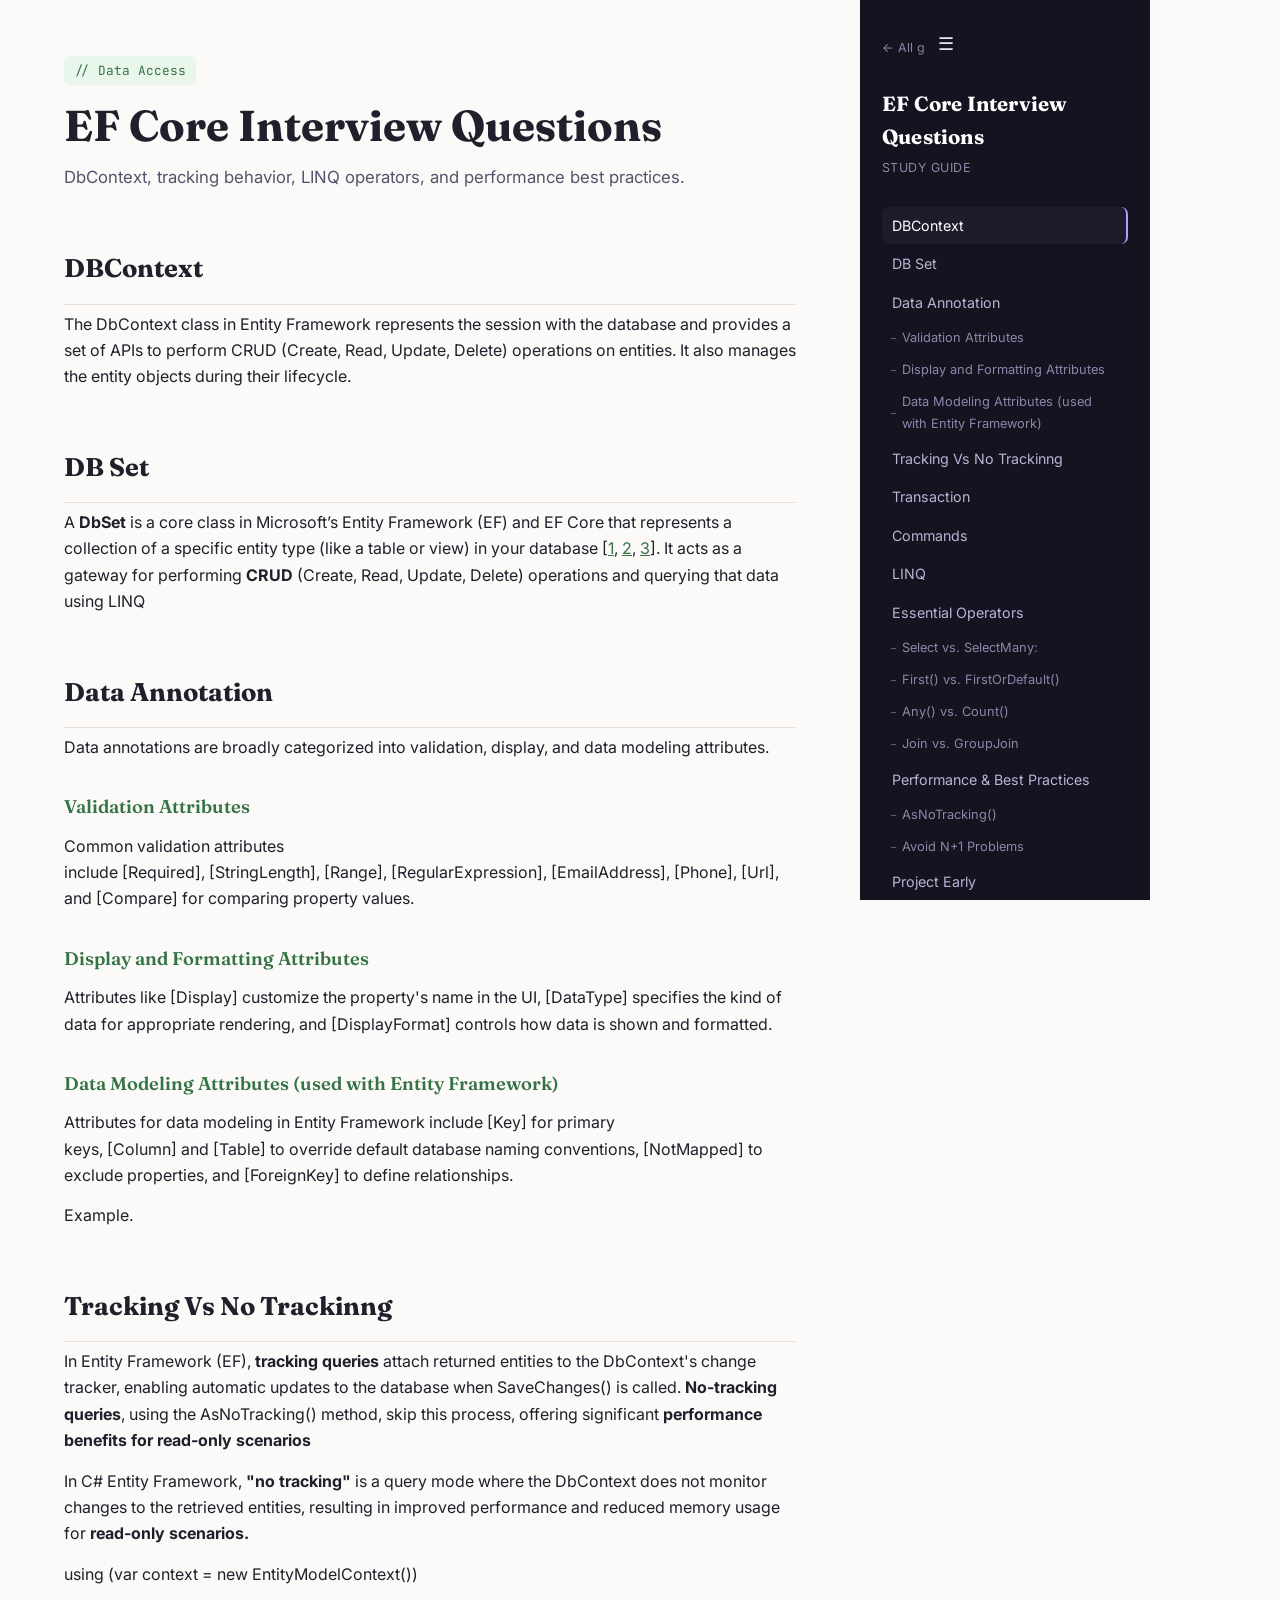
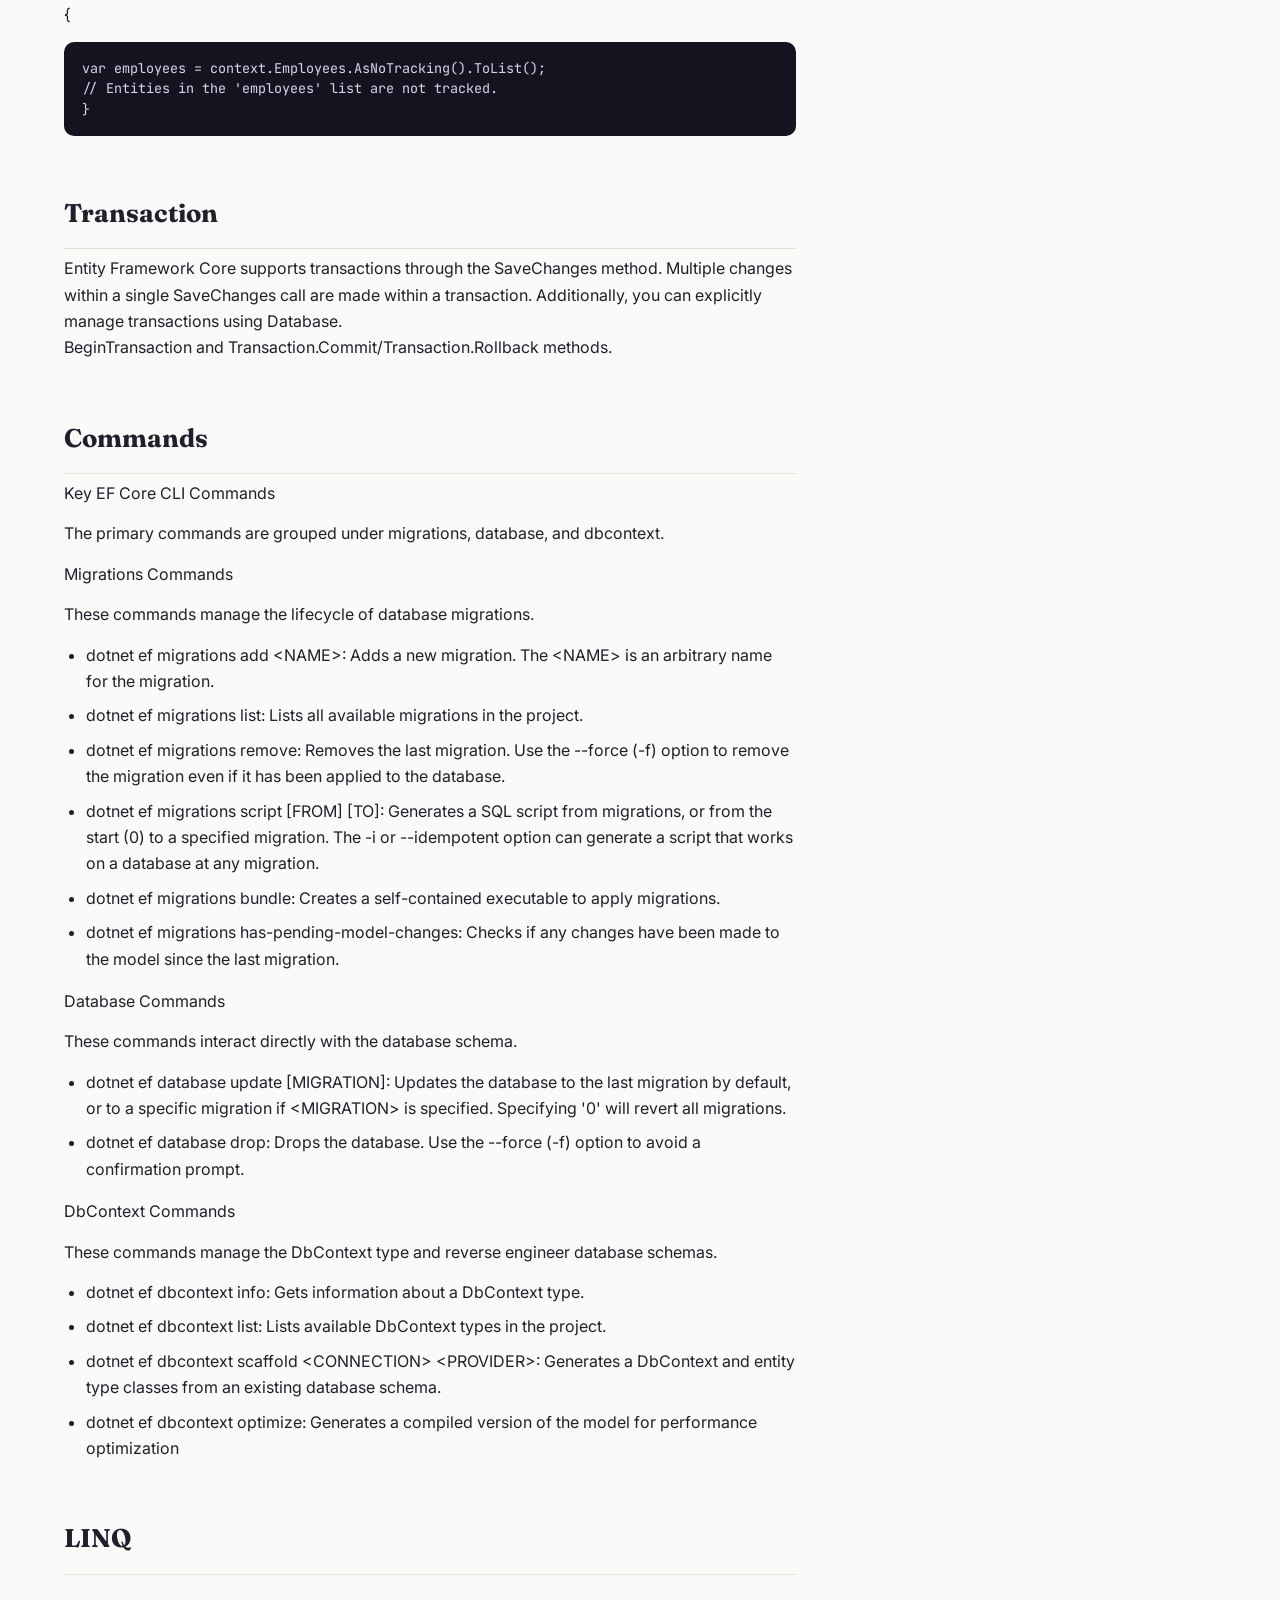
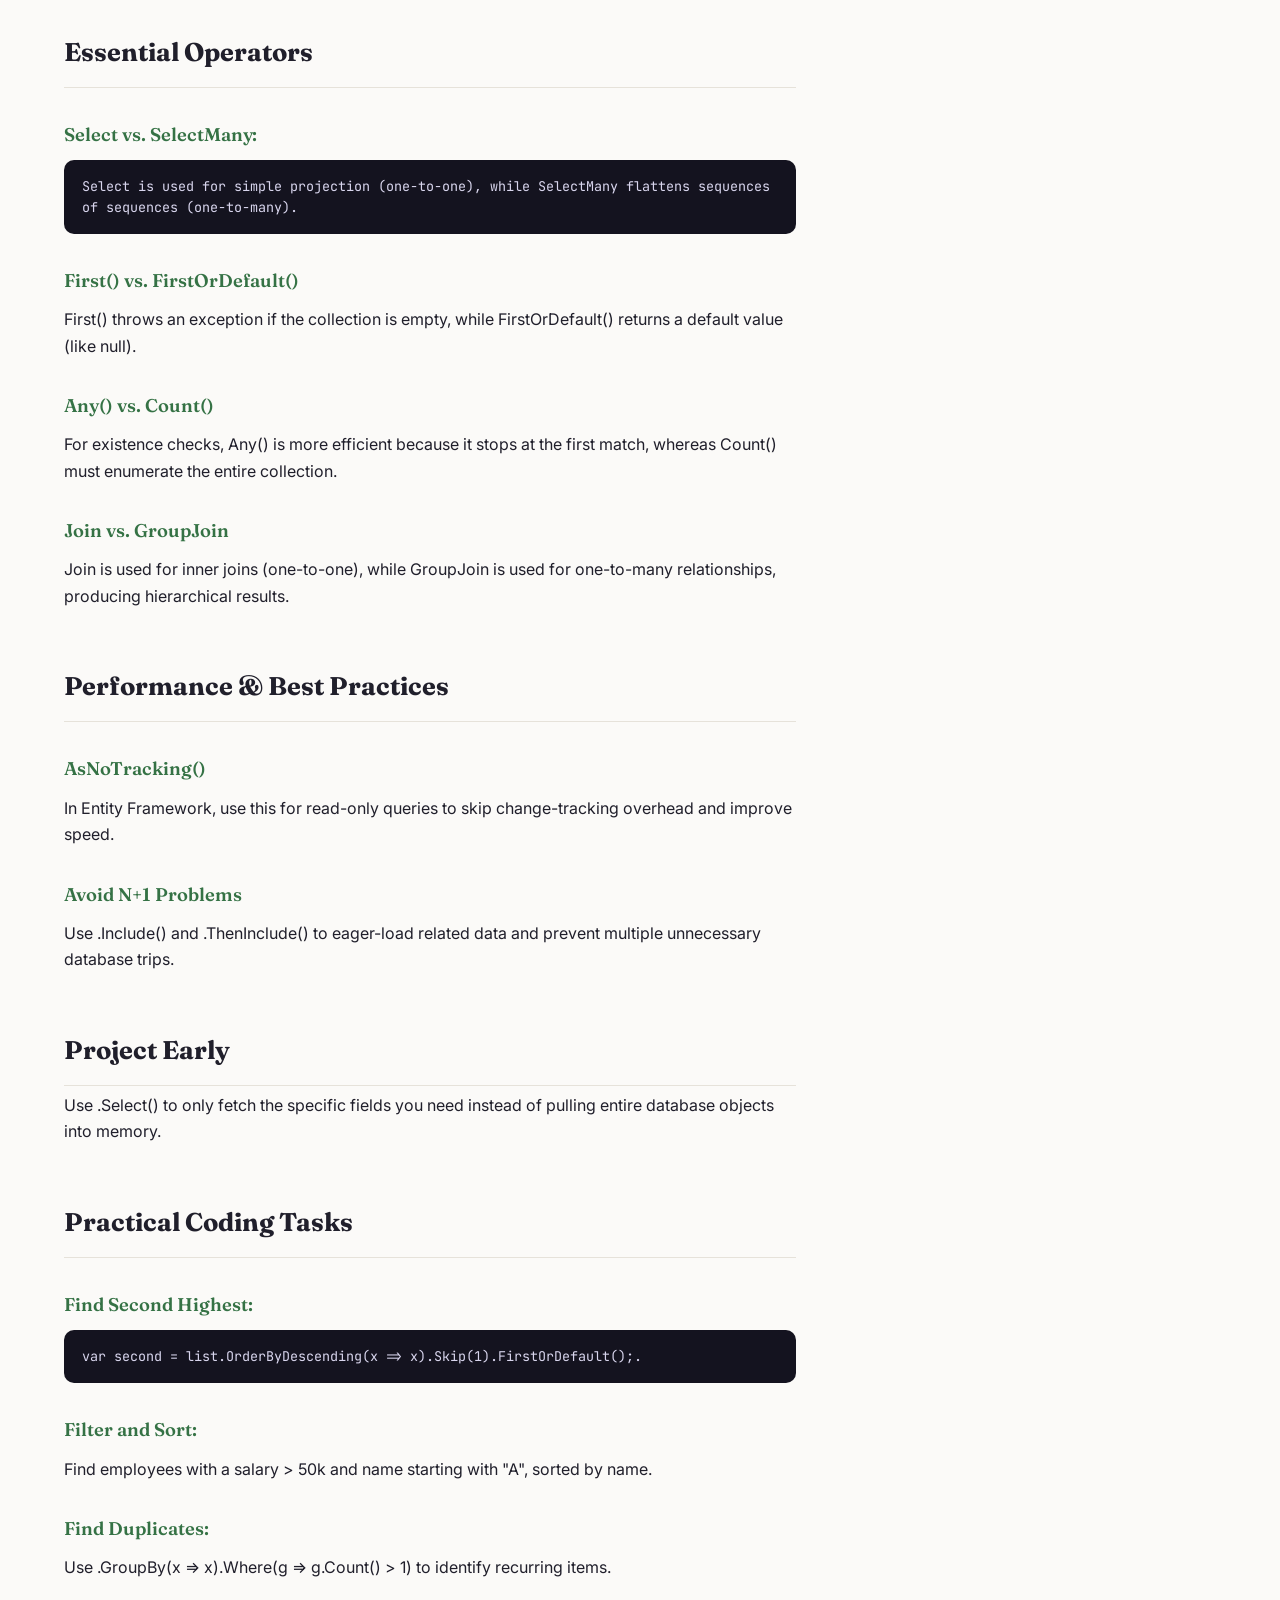
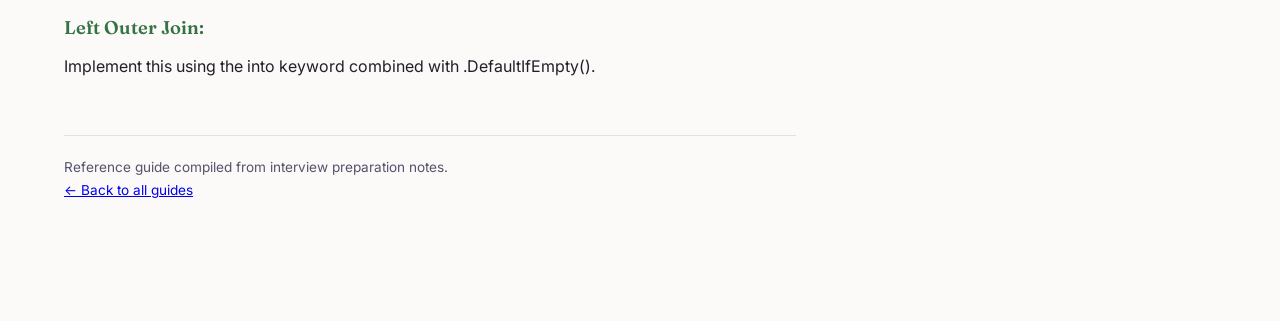
<file: pages/ef-core.html>
<!DOCTYPE html>
<html lang="en">
<head>
<meta charset="UTF-8">
<meta name="viewport" content="width=device-width, initial-scale=1.0">
<title>EF Core Interview Questions — Interview Prep</title>
<link rel="preconnect" href="https://fonts.googleapis.com">
<link href="https://fonts.googleapis.com/css2?family=Fraunces:opsz,wght@9..144,500;9..144,700&family=Inter:wght@400;500;600;700&family=JetBrains+Mono:wght@400;500;600&display=swap" rel="stylesheet">
<link rel="stylesheet" href="../assets/style.css">
<style>
  :root {
    --accent: #4a9b5e;
    --accent-deep: #357245;
    --accent-soft: #e9f6ec;
  }
</style>
</head>
<body>
<button class="nav-toggle" id="navToggle" aria-label="Toggle navigation" title="Toggle navigation">&#9776;</button>
<div class="shell">

  <main>
    <header class="hero">
      <span class="eyebrow">// Data Access</span>
      <h1>EF Core Interview Questions</h1>
      <p>DbContext, tracking behavior, LINQ operators, and performance best practices.</p>
    </header>

    <section class="topic" id="dbcontext">
      <h2>DBContext</h2>
<p>The DbContext class in Entity Framework represents the session with the database and provides a set of APIs to perform CRUD (Create, Read, Update, Delete) operations on entities. It also manages the entity objects during their lifecycle.</p>
    </section>

    <section class="topic" id="db-set">
      <h2>DB Set</h2>
<p>A <strong>DbSet</strong> is a core class in Microsoft’s Entity Framework (EF) and EF Core that represents a collection of a specific entity type (like a table or view) in your database [<a href="https://stackoverflow.com/questions/13627829/about-dbset-and-dbcontext">1</a>, <a href="https://www.learnentityframeworkcore.com/dbset">2</a>, <a href="https://www.netmentor.es/entrada/en/dbcontext-dbset">3</a>]. It acts as a gateway for performing <strong>CRUD</strong> (Create, Read, Update, Delete) operations and querying that data using LINQ</p>
    </section>

    <section class="topic" id="data-annotation">
      <h2>Data Annotation</h2>
<p>Data annotations are broadly categorized into validation, display, and data modeling attributes. </p>
<h3 id="validation-attributes">Validation Attributes</h3>
<p>Common validation attributes include [Required], [StringLength], [Range], [RegularExpression], [EmailAddress], [Phone], [Url], and [Compare] for comparing property values. </p>
<h3 id="display-and-formatting-attributes">Display and Formatting Attributes</h3>
<p>Attributes like [Display] customize the property's name in the UI, [DataType] specifies the kind of data for appropriate rendering, and [DisplayFormat] controls how data is shown and formatted. </p>
<h3 id="data-modeling-attributes-used-with-entity-framework">Data Modeling Attributes (used with Entity Framework)</h3>
<p>Attributes for data modeling in Entity Framework include [Key] for primary keys, [Column] and [Table] to override default database naming conventions, [NotMapped] to exclude properties, and [ForeignKey] to define relationships. </p>
<p>Example.</p>
    </section>

    <section class="topic" id="tracking-vs-no-trackinng">
      <h2>Tracking Vs No Trackinng</h2>
<p>In Entity Framework (EF), <strong>tracking queries</strong> attach returned entities to the DbContext's change tracker, enabling automatic updates to the database when SaveChanges() is called. <strong>No-tracking queries</strong>, using the AsNoTracking() method, skip this process, offering significant <strong>performance benefits for read-only scenarios</strong></p>
<p>In C# Entity Framework, <strong>"no tracking"</strong> is a query mode where the DbContext does not monitor changes to the retrieved entities, resulting in improved performance and reduced memory usage for <strong>read-only scenarios.</strong></p>
<p>using (var context = new EntityModelContext())</p>
<p>{</p>
<pre><code>var employees = context.Employees.AsNoTracking().ToList();
// Entities in the 'employees' list are not tracked.
}</code></pre>
    </section>

    <section class="topic" id="transaction">
      <h2>Transaction</h2>
<p>Entity Framework Core supports transactions through the SaveChanges method. Multiple changes within a single SaveChanges call are made within a transaction. Additionally, you can explicitly manage transactions using Database. BeginTransaction and Transaction.Commit/Transaction.Rollback methods.</p>
    </section>

    <section class="topic" id="commands">
      <h2>Commands</h2>
<p>Key EF Core CLI Commands</p>
<p>The primary commands are grouped under migrations, database, and dbcontext. </p>
<p>Migrations Commands</p>
<p>These commands manage the lifecycle of database migrations. </p>
<ul>
<li><p>dotnet ef migrations add &lt;NAME&gt;: Adds a new migration. The &lt;NAME&gt; is an arbitrary name for the migration.</p></li>
<li><p>dotnet ef migrations list: Lists all available migrations in the project.</p></li>
<li><p>dotnet ef migrations remove: Removes the last migration. Use the --force (-f) option to remove the migration even if it has been applied to the database.</p></li>
<li><p>dotnet ef migrations script [FROM] [TO]: Generates a SQL script from migrations, or from the start (0) to a specified migration. The -i or --idempotent option can generate a script that works on a database at any migration.</p></li>
<li><p>dotnet ef migrations bundle: Creates a self-contained executable to apply migrations.</p></li>
<li><p>dotnet ef migrations has-pending-model-changes: Checks if any changes have been made to the model since the last migration. </p></li>
</ul>
<p>Database Commands</p>
<p>These commands interact directly with the database schema. </p>
<ul>
<li><p>dotnet ef database update [MIGRATION]: Updates the database to the last migration by default, or to a specific migration if &lt;MIGRATION&gt; is specified. Specifying '0' will revert all migrations.</p></li>
<li><p>dotnet ef database drop: Drops the database. Use the --force (-f) option to avoid a confirmation prompt. </p></li>
</ul>
<p>DbContext Commands</p>
<p>These commands manage the DbContext type and reverse engineer database schemas. </p>
<ul>
<li><p>dotnet ef dbcontext info: Gets information about a DbContext type.</p></li>
<li><p>dotnet ef dbcontext list: Lists available DbContext types in the project.</p></li>
<li><p>dotnet ef dbcontext scaffold &lt;CONNECTION&gt; &lt;PROVIDER&gt;: Generates a DbContext and entity type classes from an existing database schema.</p></li>
<li><p>dotnet ef dbcontext optimize: Generates a compiled version of the model for performance optimization</p></li>
</ul>
    </section>

    <section class="topic" id="linq">
      <h2>LINQ</h2>

    </section>

    <section class="topic" id="essential-operators">
      <h2>Essential Operators</h2>
<h3 id="select-vs.-selectmany">Select vs. SelectMany:</h3>
<pre><code>Select is used for simple projection (one-to-one), while SelectMany flattens sequences of sequences (one-to-many).</code></pre>
<h3 id="first-vs.-firstordefault">First() vs. FirstOrDefault()</h3>
<p>First() throws an exception if the collection is empty, while FirstOrDefault() returns a default value (like null).</p>
<h3 id="any-vs.-count">Any() vs. Count()</h3>
<p>For existence checks, Any() is more efficient because it stops at the first match, whereas Count() must enumerate the entire collection.</p>
<h3 id="join-vs.-groupjoin">Join vs. GroupJoin</h3>
<p>Join is used for inner joins (one-to-one), while GroupJoin is used for one-to-many relationships, producing hierarchical results.</p>
    </section>

    <section class="topic" id="performance-best-practices">
      <h2>Performance & Best Practices</h2>
<h3 id="asnotracking">AsNoTracking()</h3>
<p>In Entity Framework, use this for read-only queries to skip change-tracking overhead and improve speed.</p>
<h3 id="avoid-n1-problems">Avoid N+1 Problems</h3>
<p>Use .Include() and .ThenInclude() to eager-load related data and prevent multiple unnecessary database trips.</p>
    </section>

    <section class="topic" id="project-early">
      <h2>Project Early</h2>
<p>Use .Select() to only fetch the specific fields you need instead of pulling entire database objects into memory.</p>
    </section>

    <section class="topic" id="practical-coding-tasks">
      <h2>Practical Coding Tasks</h2>
<h3 id="find-second-highest">Find Second Highest:</h3>
<pre><code>var second = list.OrderByDescending(x =&gt; x).Skip(1).FirstOrDefault();.</code></pre>
<h3 id="filter-and-sort">Filter and Sort:</h3>
<p>Find employees with a salary &gt; 50k and name starting with "A", sorted by name.</p>
<h3 id="find-duplicates">Find Duplicates:</h3>
<p>Use .GroupBy(x =&gt; x).Where(g =&gt; g.Count() &gt; 1) to identify recurring items.</p>
<h3 id="left-outer-join">Left Outer Join:</h3>
<p>Implement this using the into keyword combined with .DefaultIfEmpty().</p>
    </section>

    <footer>
      Reference guide compiled from interview preparation notes.
      <br><a href="../index.html">&larr; Back to all guides</a>
    </footer>
  </main>

  <nav class="toc" id="toc">
    <a href="../index.html" class="back">&larr; All guides</a>
    <div class="brand">EF Core Interview Questions</div>
    <div class="sub">Study Guide</div>
    <a href="#dbcontext">DBContext</a>
    <a href="#db-set">DB Set</a>
    <a href="#data-annotation">Data Annotation</a>
    <a href="#validation-attributes" class="sub-link">Validation Attributes</a>
    <a href="#display-and-formatting-attributes" class="sub-link">Display and Formatting Attributes</a>
    <a href="#data-modeling-attributes-used-with-entity-framework" class="sub-link">Data Modeling Attributes (used with Entity Framework)</a>
    <a href="#tracking-vs-no-trackinng">Tracking Vs No Trackinng</a>
    <a href="#transaction">Transaction</a>
    <a href="#commands">Commands</a>
    <a href="#linq">LINQ</a>
    <a href="#essential-operators">Essential Operators</a>
    <a href="#select-vs.-selectmany" class="sub-link">Select vs. SelectMany:</a>
    <a href="#first-vs.-firstordefault" class="sub-link">First() vs. FirstOrDefault()</a>
    <a href="#any-vs.-count" class="sub-link">Any() vs. Count()</a>
    <a href="#join-vs.-groupjoin" class="sub-link">Join vs. GroupJoin</a>
    <a href="#performance-best-practices">Performance & Best Practices</a>
    <a href="#asnotracking" class="sub-link">AsNoTracking()</a>
    <a href="#avoid-n1-problems" class="sub-link">Avoid N+1 Problems</a>
    <a href="#project-early">Project Early</a>
    <a href="#practical-coding-tasks">Practical Coding Tasks</a>
    <a href="#find-second-highest" class="sub-link">Find Second Highest:</a>
    <a href="#filter-and-sort" class="sub-link">Filter and Sort:</a>
    <a href="#find-duplicates" class="sub-link">Find Duplicates:</a>
    <a href="#left-outer-join" class="sub-link">Left Outer Join:</a>
    <div class="count">Study Guide</div>
  </nav>
</div>
<script src="../assets/toc.js"></script>
</body>
</html>
</file>
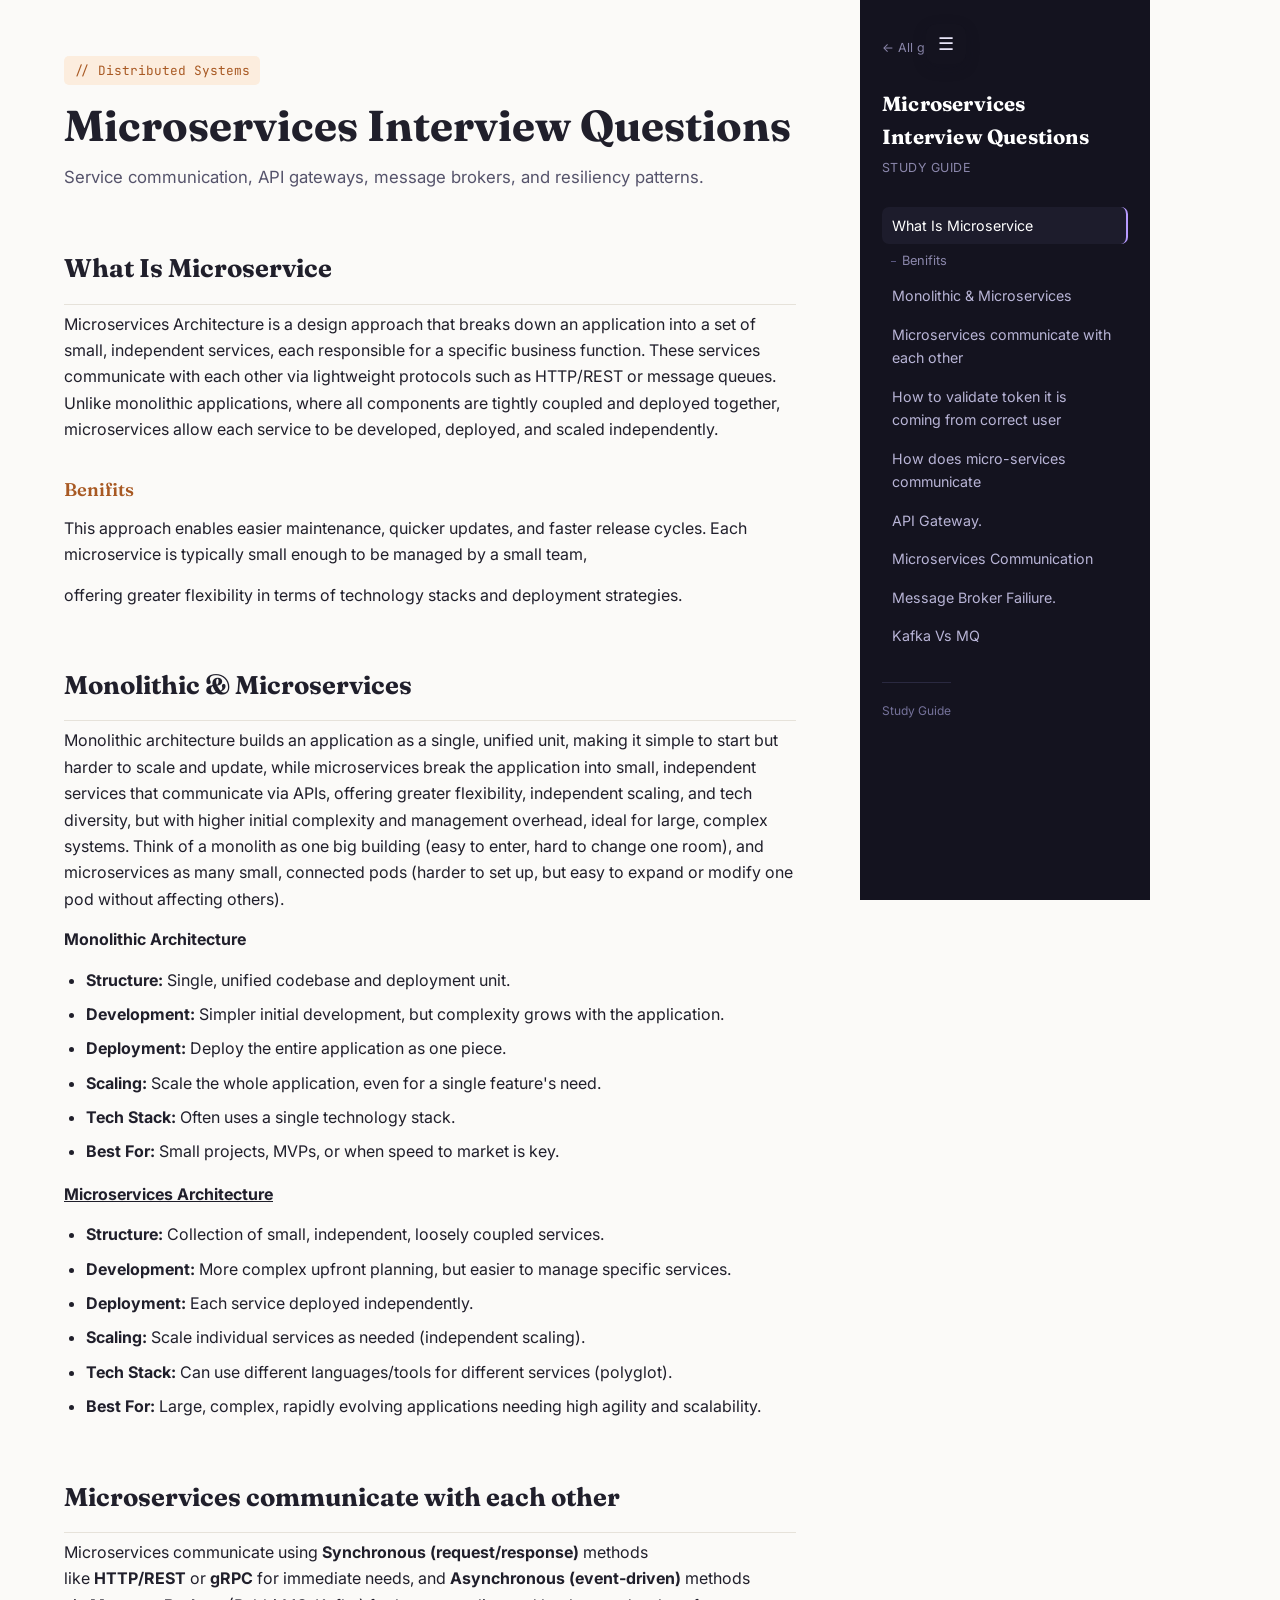
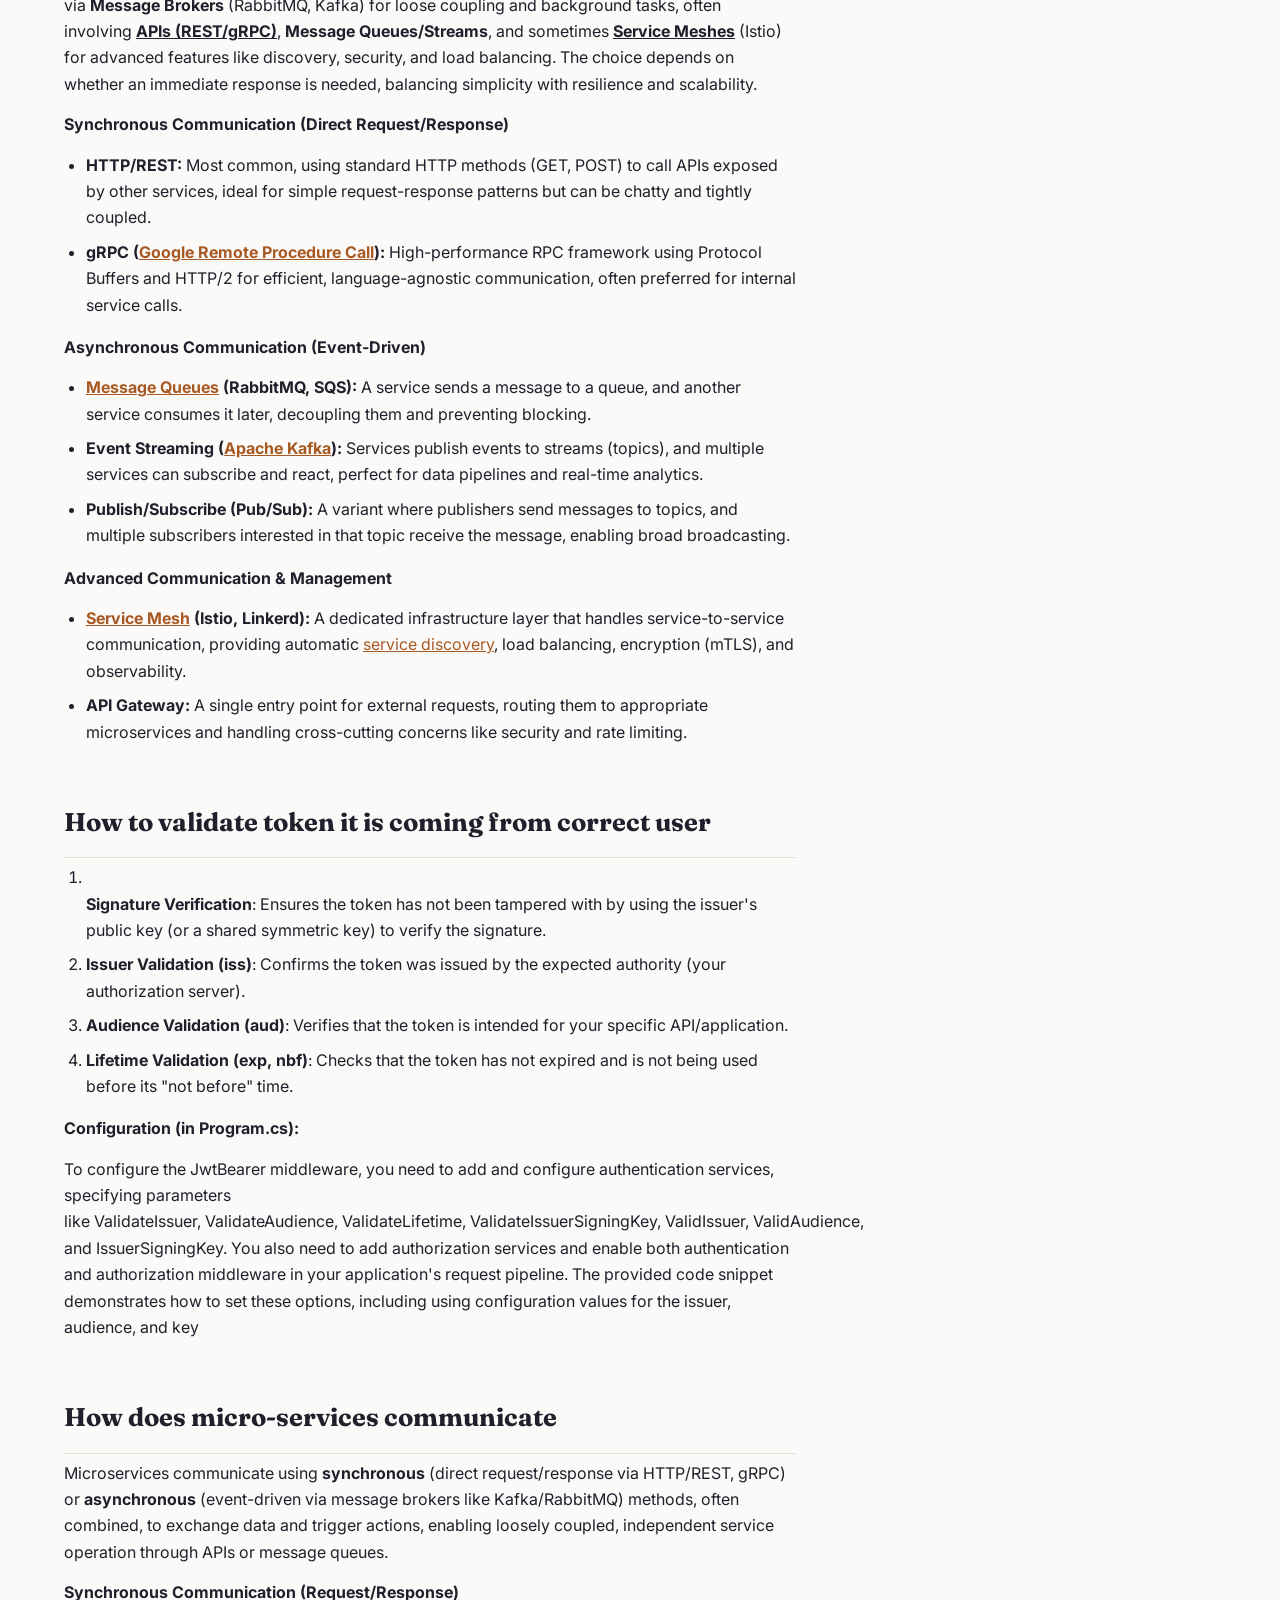
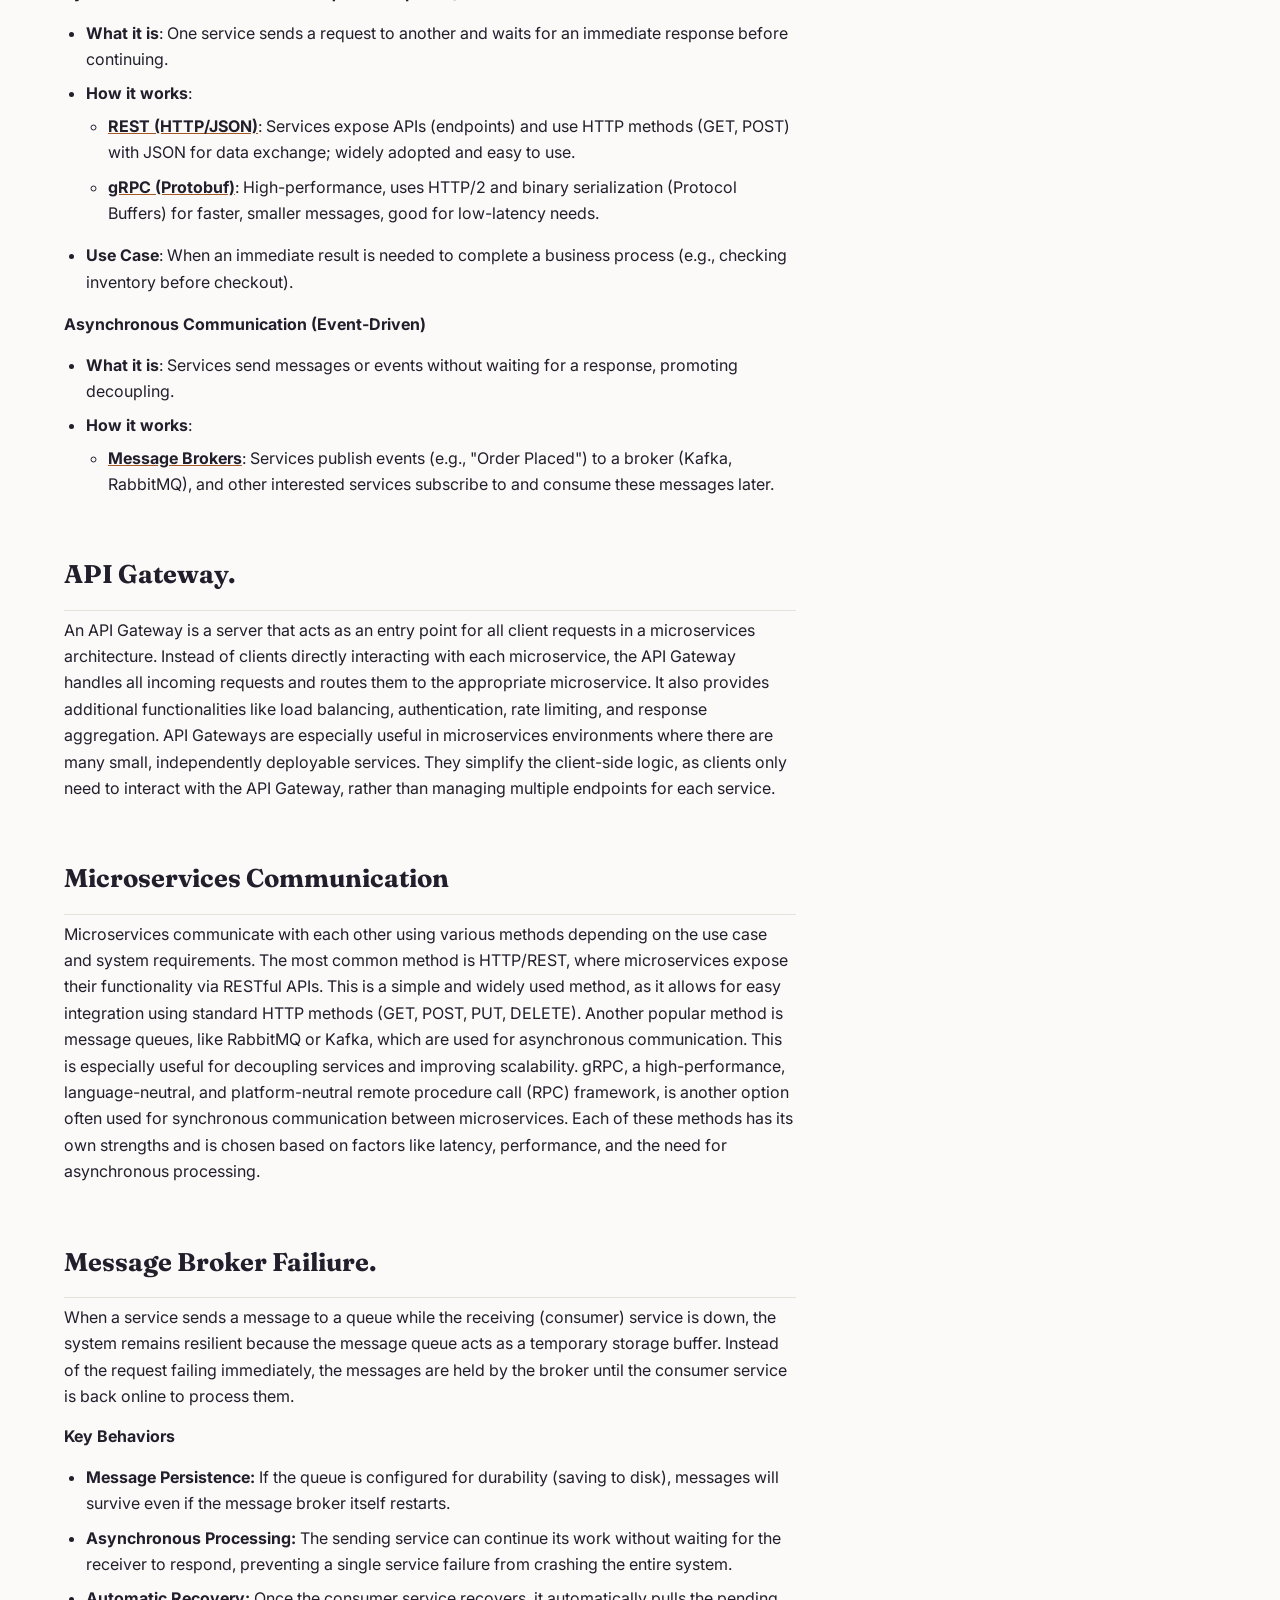
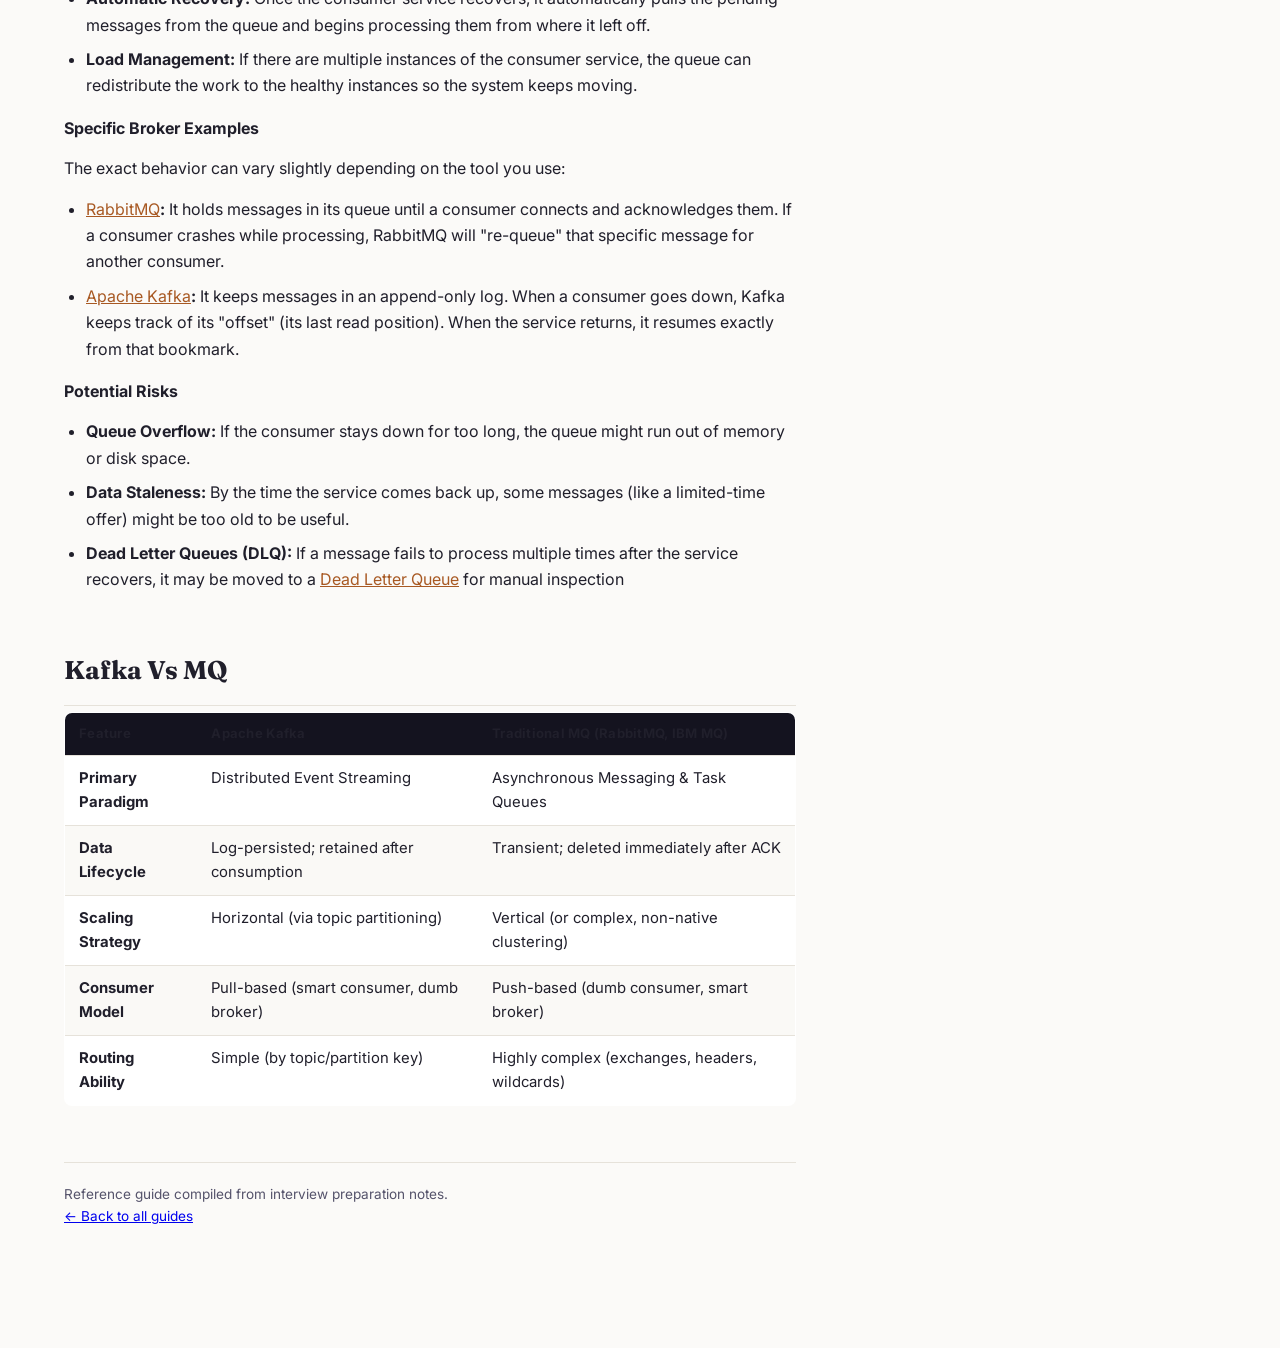
<file: pages/microservices.html>
<!DOCTYPE html>
<html lang="en">
<head>
<meta charset="UTF-8">
<meta name="viewport" content="width=device-width, initial-scale=1.0">
<title>Microservices Interview Questions — Interview Prep</title>
<link rel="preconnect" href="https://fonts.googleapis.com">
<link href="https://fonts.googleapis.com/css2?family=Fraunces:opsz,wght@9..144,500;9..144,700&family=Inter:wght@400;500;600;700&family=JetBrains+Mono:wght@400;500;600&display=swap" rel="stylesheet">
<link rel="stylesheet" href="../assets/style.css">
<style>
  :root {
    --accent: #d97a34;
    --accent-deep: #a85923;
    --accent-soft: #fcedde;
  }
</style>
</head>
<body>
<button class="nav-toggle" id="navToggle" aria-label="Toggle navigation" title="Toggle navigation">&#9776;</button>
<div class="shell">

  <main>
    <header class="hero">
      <span class="eyebrow">// Distributed Systems</span>
      <h1>Microservices Interview Questions</h1>
      <p>Service communication, API gateways, message brokers, and resiliency patterns.</p>
    </header>

    <section class="topic" id="what-is-microservice">
      <h2>What Is Microservice</h2>
<p>Microservices Architecture is a design approach that breaks down an application into a set of small, independent services, each responsible for a specific business function. These services communicate with each other via lightweight protocols such as HTTP/REST or message queues. Unlike monolithic applications, where all components are tightly coupled and deployed together, microservices allow each service to be developed, deployed, and scaled independently.</p>
<h3 id="benifits">Benifits</h3>
<p>This approach enables easier maintenance, quicker updates, and faster release cycles. Each microservice is typically small enough to be managed by a small team,</p>
<p>offering greater flexibility in terms of technology stacks and deployment strategies.</p>
    </section>

    <section class="topic" id="monolithic-microservices">
      <h2>Monolithic & Microservices</h2>
<p>Monolithic architecture builds an application as a single, unified unit, making it simple to start but harder to scale and update, while microservices break the application into small, independent services that communicate via APIs, offering greater flexibility, independent scaling, and tech diversity, but with higher initial complexity and management overhead, ideal for large, complex systems. Think of a monolith as one big building (easy to enter, hard to change one room), and microservices as many small, connected pods (harder to set up, but easy to expand or modify one pod without affecting others). </p>
<p><strong>Monolithic Architecture</strong></p>
<ul>
<li><p><strong>Structure:</strong> Single, unified codebase and deployment unit.</p></li>
<li><p><strong>Development:</strong> Simpler initial development, but complexity grows with the application.</p></li>
<li><p><strong>Deployment:</strong> Deploy the entire application as one piece.</p></li>
<li><p><strong>Scaling:</strong> Scale the whole application, even for a single feature's need.</p></li>
<li><p><strong>Tech Stack:</strong> Often uses a single technology stack.</p></li>
<li><p><strong>Best For:</strong> Small projects, MVPs, or when speed to market is key. </p></li>
</ul>
<p><a href="https://www.google.com/search?q=Microservices+Architecture&amp;sca_esv=753f6fb70912fb72&amp;sxsrf=AE3TifMzoJD__nJ1peUUuN7_GNimU5luVQ%3A1765965990595&amp;ei=poBCabeNJMmeseMP8JnouQc&amp;oq=di&amp;gs_lp=[base64]&amp;sclient=gws-wiz-serp&amp;mstk=[base64]&amp;csui=3&amp;ved=2ahUKEwi5geWgsMSRAxVRVmwGHTpMNWEQgK4QegYIAQgAEB0"><strong><u>Microservices Architecture</u></strong></a></p>
<ul>
<li><p><strong>Structure:</strong> Collection of small, independent, loosely coupled services.</p></li>
<li><p><strong>Development:</strong> More complex upfront planning, but easier to manage specific services.</p></li>
<li><p><strong>Deployment:</strong> Each service deployed independently.</p></li>
<li><p><strong>Scaling:</strong> Scale individual services as needed (independent scaling).</p></li>
<li><p><strong>Tech Stack:</strong> Can use different languages/tools for different services (polyglot).</p></li>
<li><p><strong>Best For:</strong> Large, complex, rapidly evolving applications needing high agility and scalability. </p></li>
</ul>
    </section>

    <section class="topic" id="microservices-communicate-with-each-other">
      <h2>Microservices communicate with each other</h2>
<p>Microservices communicate using <strong>Synchronous (request/response)</strong> methods like <strong>HTTP/REST</strong> or <strong>gRPC</strong> for immediate needs, and <strong>Asynchronous (event-driven)</strong> methods via <strong>Message Brokers</strong> (RabbitMQ, Kafka) for loose coupling and background tasks, often involving <a href="https://www.google.com/search?q=APIs+%28REST%2FgRPC%29&amp;sca_esv=753f6fb70912fb72&amp;sxsrf=AE3TifNxHkEpdcVFow-ihSkpVA3y4jtiPQ%3A1765966271448&amp;source=hp&amp;ei=v4FCafCaGfu4seMP9JjE0A0&amp;iflsig=AOw8s4IAAAAAaUKPz3SwI3tbBGvJAT-9nKukXbq46D3H&amp;oq=how+micro&amp;gs_lp=[base64]&amp;sclient=gws-wiz&amp;ved=2ahUKEwiKg_qFscSRAxUZRmwGHYnaIsYQgK4QegYIAQgAEAY"><strong><u>APIs (REST/gRPC)</u></strong></a>, <strong>Message Queues/Streams</strong>, and sometimes <a href="https://www.google.com/search?q=Service+Meshes&amp;sca_esv=753f6fb70912fb72&amp;sxsrf=AE3TifNxHkEpdcVFow-ihSkpVA3y4jtiPQ%3A1765966271448&amp;source=hp&amp;ei=v4FCafCaGfu4seMP9JjE0A0&amp;iflsig=AOw8s4IAAAAAaUKPz3SwI3tbBGvJAT-9nKukXbq46D3H&amp;oq=how+micro&amp;gs_lp=[base64]&amp;sclient=gws-wiz&amp;ved=2ahUKEwiKg_qFscSRAxUZRmwGHYnaIsYQgK4QegYIAQgAEAc"><strong><u>Service Meshes</u></strong></a> (Istio) for advanced features like discovery, security, and load balancing. The choice depends on whether an immediate response is needed, balancing simplicity with resilience and scalability. </p>
<p><strong>Synchronous Communication (Direct Request/Response)</strong></p>
<ul>
<li><p><strong>HTTP/REST:</strong> Most common, using standard HTTP methods (GET, POST) to call APIs exposed by other services, ideal for simple request-response patterns but can be chatty and tightly coupled.</p></li>
<li><p><strong>gRPC (<a href="https://www.google.com/search?q=Google+Remote+Procedure+Call&amp;sca_esv=753f6fb70912fb72&amp;sxsrf=AE3TifNxHkEpdcVFow-ihSkpVA3y4jtiPQ%3A1765966271448&amp;source=hp&amp;ei=v4FCafCaGfu4seMP9JjE0A0&amp;iflsig=AOw8s4IAAAAAaUKPz3SwI3tbBGvJAT-9nKukXbq46D3H&amp;oq=how+micro&amp;gs_lp=[base64]&amp;sclient=gws-wiz&amp;ved=2ahUKEwiKg_qFscSRAxUZRmwGHYnaIsYQgK4QegYIAQgAEA4"><u>Google Remote Procedure Call</u></a>):</strong> High-performance RPC framework using Protocol Buffers and HTTP/2 for efficient, language-agnostic communication, often preferred for internal service calls. </p></li>
</ul>
<p><strong>Asynchronous Communication (Event-Driven)</strong></p>
<ul>
<li><p><strong><a href="https://www.google.com/search?q=Message+Queues&amp;sca_esv=753f6fb70912fb72&amp;sxsrf=AE3TifNxHkEpdcVFow-ihSkpVA3y4jtiPQ%3A1765966271448&amp;source=hp&amp;ei=v4FCafCaGfu4seMP9JjE0A0&amp;iflsig=AOw8s4IAAAAAaUKPz3SwI3tbBGvJAT-9nKukXbq46D3H&amp;oq=how+micro&amp;gs_lp=[base64]&amp;sclient=gws-wiz&amp;ved=2ahUKEwiKg_qFscSRAxUZRmwGHYnaIsYQgK4QegYIAQgAEBQ"><u>Message Queues</u></a> (RabbitMQ, SQS):</strong> A service sends a message to a queue, and another service consumes it later, decoupling them and preventing blocking.</p></li>
<li><p><strong>Event Streaming (<a href="https://www.google.com/search?q=Apache+Kafka&amp;sca_esv=753f6fb70912fb72&amp;sxsrf=AE3TifNxHkEpdcVFow-ihSkpVA3y4jtiPQ%3A1765966271448&amp;source=hp&amp;ei=v4FCafCaGfu4seMP9JjE0A0&amp;iflsig=AOw8s4IAAAAAaUKPz3SwI3tbBGvJAT-9nKukXbq46D3H&amp;oq=how+micro&amp;gs_lp=[base64]&amp;sclient=gws-wiz&amp;ved=2ahUKEwiKg_qFscSRAxUZRmwGHYnaIsYQgK4QegYIAQgAEBY"><u>Apache Kafka</u></a>):</strong> Services publish events to streams (topics), and multiple services can subscribe and react, perfect for data pipelines and real-time analytics.</p></li>
<li><p><strong>Publish/Subscribe (Pub/Sub):</strong> A variant where publishers send messages to topics, and multiple subscribers interested in that topic receive the message, enabling broad broadcasting. </p></li>
</ul>
<p><strong>Advanced Communication &amp; Management</strong></p>
<ul>
<li><p><strong><a href="https://www.google.com/search?q=Service+Mesh&amp;sca_esv=753f6fb70912fb72&amp;sxsrf=AE3TifNxHkEpdcVFow-ihSkpVA3y4jtiPQ%3A1765966271448&amp;source=hp&amp;ei=v4FCafCaGfu4seMP9JjE0A0&amp;iflsig=AOw8s4IAAAAAaUKPz3SwI3tbBGvJAT-9nKukXbq46D3H&amp;oq=how+micro&amp;gs_lp=[base64]&amp;sclient=gws-wiz&amp;ved=2ahUKEwiKg_qFscSRAxUZRmwGHYnaIsYQgK4QegYIAQgAEB0"><u>Service Mesh</u></a> (Istio, Linkerd):</strong> A dedicated infrastructure layer that handles service-to-service communication, providing automatic <a href="https://www.google.com/search?q=service+discovery&amp;sca_esv=753f6fb70912fb72&amp;sxsrf=AE3TifNxHkEpdcVFow-ihSkpVA3y4jtiPQ%3A1765966271448&amp;source=hp&amp;ei=v4FCafCaGfu4seMP9JjE0A0&amp;iflsig=AOw8s4IAAAAAaUKPz3SwI3tbBGvJAT-9nKukXbq46D3H&amp;oq=how+micro&amp;gs_lp=[base64]&amp;sclient=gws-wiz&amp;ved=2ahUKEwiKg_qFscSRAxUZRmwGHYnaIsYQgK4QegYIAQgAEB4"><u>service discovery</u></a>, load balancing, encryption (mTLS), and observability.</p></li>
<li><p><strong>API Gateway:</strong> A single entry point for external requests, routing them to appropriate microservices and handling cross-cutting concerns like security and rate limiting. </p></li>
</ul>
    </section>

    <section class="topic" id="how-to-validate-token-it-is-coming-from-correct-user">
      <h2>How to validate token it is coming from correct user</h2>
<ol type="1">
<li><p><strong><br/>
Signature Verification</strong>: Ensures the token has not been tampered with by using the issuer's public key (or a shared symmetric key) to verify the signature.</p></li>
<li><p><strong>Issuer Validation (iss)</strong>: Confirms the token was issued by the expected authority (your authorization server).</p></li>
<li><p><strong>Audience Validation (aud)</strong>: Verifies that the token is intended for your specific API/application.</p></li>
<li><p><strong>Lifetime Validation (exp, nbf)</strong>: Checks that the token has not expired and is not being used before its "not before" time. </p></li>
</ol>
<p><strong>Configuration (in Program.cs):</strong></p>
<p>To configure the JwtBearer middleware, you need to add and configure authentication services, specifying parameters like ValidateIssuer, ValidateAudience, ValidateLifetime, ValidateIssuerSigningKey, ValidIssuer, ValidAudience, and IssuerSigningKey. You also need to add authorization services and enable both authentication and authorization middleware in your application's request pipeline. The provided code snippet demonstrates how to set these options, including using configuration values for the issuer, audience, and key</p>
    </section>

    <section class="topic" id="how-does-micro-services-communicate">
      <h2>How does micro-services communicate</h2>
<p>Microservices communicate using <strong>synchronous</strong> (direct request/response via HTTP/REST, gRPC) or <strong>asynchronous</strong> (event-driven via message brokers like Kafka/RabbitMQ) methods, often combined, to exchange data and trigger actions, enabling loosely coupled, independent service operation through APIs or message queues. </p>
<p><strong>Synchronous Communication (Request/Response)</strong></p>
<ul>
<li><p><strong>What it is</strong>: One service sends a request to another and waits for an immediate response before continuing.</p></li>
<li><p><strong>How it works</strong>:</p>
<ul>
<li><p><a href="https://www.google.com/search?q=REST+%28HTTP%2FJSON%29&amp;oq=how+does+microservices+communicate+with+each+other&amp;gs_lcrp=EgZjaHJvbWUyCQgAEEUYORiABDIICAEQABgWGB4yCAgCEAAYFhgeMggIAxAAGBYYHjIICAQQABgWGB4yCAgFEAAYFhgeMggIBhAAGBYYHjIICAcQABgWGB4yCAgIEAAYFhgeMggICRAAGBYYHtIBCTE0ODY2ajBqN6gCALACAA&amp;sourceid=chrome&amp;ie=UTF-8&amp;ved=2ahUKEwjqvannuYaSAxVrzjgGHfbAAtkQgK4QegYIAQgAEAo"><strong>REST (HTTP/JSON)</strong></a>: Services expose APIs (endpoints) and use HTTP methods (GET, POST) with JSON for data exchange; widely adopted and easy to use.</p></li>
<li><p><a href="https://www.google.com/search?q=gRPC+%28Protobuf%29&amp;oq=how+does+microservices+communicate+with+each+other&amp;gs_lcrp=EgZjaHJvbWUyCQgAEEUYORiABDIICAEQABgWGB4yCAgCEAAYFhgeMggIAxAAGBYYHjIICAQQABgWGB4yCAgFEAAYFhgeMggIBhAAGBYYHjIICAcQABgWGB4yCAgIEAAYFhgeMggICRAAGBYYHtIBCTE0ODY2ajBqN6gCALACAA&amp;sourceid=chrome&amp;ie=UTF-8&amp;ved=2ahUKEwjqvannuYaSAxVrzjgGHfbAAtkQgK4QegYIAQgBEAE"><strong>gRPC (Protobuf)</strong></a>: High-performance, uses HTTP/2 and binary serialization (Protocol Buffers) for faster, smaller messages, good for low-latency needs.</p></li>
</ul></li>
<li><p><strong>Use Case</strong>: When an immediate result is needed to complete a business process (e.g., checking inventory before checkout). </p></li>
</ul>
<p><strong>Asynchronous Communication (Event-Driven)</strong></p>
<ul>
<li><p><strong>What it is</strong>: Services send messages or events without waiting for a response, promoting decoupling.</p></li>
<li><p><strong>How it works</strong>:</p>
<ul>
<li><p><a href="https://www.google.com/search?q=Message+Brokers&amp;oq=how+does+microservices+communicate+with+each+other&amp;gs_lcrp=EgZjaHJvbWUyCQgAEEUYORiABDIICAEQABgWGB4yCAgCEAAYFhgeMggIAxAAGBYYHjIICAQQABgWGB4yCAgFEAAYFhgeMggIBhAAGBYYHjIICAcQABgWGB4yCAgIEAAYFhgeMggICRAAGBYYHtIBCTE0ODY2ajBqN6gCALACAA&amp;sourceid=chrome&amp;ie=UTF-8&amp;ved=2ahUKEwjqvannuYaSAxVrzjgGHfbAAtkQgK4QegYIAQgEEAM"><strong>Message Brokers</strong></a>: Services publish events (e.g., "Order Placed") to a broker (Kafka, RabbitMQ), and other interested services subscribe to and consume these messages later.</p></li>
</ul></li>
</ul>
    </section>

    <section class="topic" id="api-gateway.">
      <h2>API Gateway.</h2>
<p>An API Gateway is a server that acts as an entry point for all client requests in a microservices architecture. Instead of clients directly interacting with each microservice, the API Gateway handles all incoming requests and routes them to the appropriate microservice. It also provides additional functionalities like load balancing, authentication, rate limiting, and response aggregation. API Gateways are especially useful in microservices environments where there are many small, independently deployable services. They simplify the client-side logic, as clients only need to interact with the API Gateway, rather than managing multiple endpoints for each service.</p>
    </section>

    <section class="topic" id="microservices-communication">
      <h2>Microservices Communication</h2>
<p>Microservices communicate with each other using various methods depending on the use case and system requirements. The most common method is HTTP/REST, where microservices expose their functionality via RESTful APIs. This is a simple and widely used method, as it allows for easy integration using standard HTTP methods (GET, POST, PUT, DELETE). Another popular method is message queues, like RabbitMQ or Kafka, which are used for asynchronous communication. This is especially useful for decoupling services and improving scalability. gRPC, a high-performance, language-neutral, and platform-neutral remote procedure call (RPC) framework, is another option often used for synchronous communication between microservices. Each of these methods has its own strengths and is chosen based on factors like latency, performance, and the need for asynchronous processing.</p>
    </section>

    <section class="topic" id="message-broker-failiure.">
      <h2>Message Broker Failiure.</h2>
<p>When a service sends a message to a queue while the receiving (consumer) service is down, the system remains resilient because the message queue acts as a temporary storage buffer. Instead of the request failing immediately, the messages are held by the broker until the consumer service is back online to process them. </p>
<p><strong>Key Behaviors</strong></p>
<ul>
<li><p><strong>Message Persistence:</strong> If the queue is configured for durability (saving to disk), messages will survive even if the message broker itself restarts.</p></li>
<li><p><strong>Asynchronous Processing:</strong> The sending service can continue its work without waiting for the receiver to respond, preventing a single service failure from crashing the entire system.</p></li>
<li><p><strong>Automatic Recovery:</strong> Once the consumer service recovers, it automatically pulls the pending messages from the queue and begins processing them from where it left off.</p></li>
<li><p><strong>Load Management:</strong> If there are multiple instances of the consumer service, the queue can redistribute the work to the healthy instances so the system keeps moving. </p></li>
</ul>
<p><strong>Specific Broker Examples</strong></p>
<p>The exact behavior can vary slightly depending on the tool you use:</p>
<ul>
<li><p><a href="https://www.rabbitmq.com/docs/consumers">RabbitMQ</a><strong>:</strong> It holds messages in its queue until a consumer connects and acknowledges them. If a consumer crashes while processing, RabbitMQ will "re-queue" that specific message for another consumer.</p></li>
<li><p><a href="https://medium.com/@gaddamnaveen192/what-happens-when-a-kafka-consumer-is-down-fbacbe62f4d5">Apache Kafka</a><strong>:</strong> It keeps messages in an append-only log. When a consumer goes down, Kafka keeps track of its "offset" (its last read position). When the service returns, it resumes exactly from that bookmark. </p></li>
</ul>
<p><strong>Potential Risks</strong></p>
<ul>
<li><p><strong>Queue Overflow:</strong> If the consumer stays down for too long, the queue might run out of memory or disk space.</p></li>
<li><p><strong>Data Staleness:</strong> By the time the service comes back up, some messages (like a limited-time offer) might be too old to be useful.</p></li>
<li><p><strong>Dead Letter Queues (DLQ):</strong> If a message fails to process multiple times after the service recovers, it may be moved to a <a href="https://getstream.io/glossary/message-queuing/">Dead Letter Queue</a> for manual inspection</p></li>
</ul>
    </section>

    <section class="topic" id="kafka-vs-mq">
      <h2>Kafka Vs MQ</h2>
<table>
<colgroup>
<col style="width: 18%"/>
<col style="width: 38%"/>
<col style="width: 43%"/>
</colgroup>
<thead>
<tr class="header">
<th><strong>Feature</strong></th>
<th><strong>Apache Kafka</strong></th>
<th><strong>Traditional MQ (RabbitMQ, IBM MQ)</strong></th>
</tr>
</thead>
<tbody>
<tr class="odd">
<td><strong>Primary Paradigm</strong></td>
<td>Distributed Event Streaming</td>
<td>Asynchronous Messaging &amp; Task Queues</td>
</tr>
<tr class="even">
<td><strong>Data Lifecycle</strong></td>
<td>Log-persisted; retained after consumption</td>
<td>Transient; deleted immediately after ACK</td>
</tr>
<tr class="odd">
<td><strong>Scaling Strategy</strong></td>
<td>Horizontal (via topic partitioning)</td>
<td>Vertical (or complex, non-native clustering)</td>
</tr>
<tr class="even">
<td><strong>Consumer Model</strong></td>
<td>Pull-based (smart consumer, dumb broker)</td>
<td>Push-based (dumb consumer, smart broker)</td>
</tr>
<tr class="odd">
<td><strong>Routing Ability</strong></td>
<td>Simple (by topic/partition key)</td>
<td>Highly complex (exchanges, headers, wildcards)</td>
</tr>
</tbody>
</table>
    </section>

    <footer>
      Reference guide compiled from interview preparation notes.
      <br><a href="../index.html">&larr; Back to all guides</a>
    </footer>
  </main>

  <nav class="toc" id="toc">
    <a href="../index.html" class="back">&larr; All guides</a>
    <div class="brand">Microservices Interview Questions</div>
    <div class="sub">Study Guide</div>
    <a href="#what-is-microservice">What Is Microservice</a>
    <a href="#benifits" class="sub-link">Benifits</a>
    <a href="#monolithic-microservices">Monolithic & Microservices</a>
    <a href="#microservices-communicate-with-each-other">Microservices communicate with each other</a>
    <a href="#how-to-validate-token-it-is-coming-from-correct-user">How to validate token it is coming from correct user</a>
    <a href="#how-does-micro-services-communicate">How does micro-services communicate</a>
    <a href="#api-gateway.">API Gateway.</a>
    <a href="#microservices-communication">Microservices Communication</a>
    <a href="#message-broker-failiure.">Message Broker Failiure.</a>
    <a href="#kafka-vs-mq">Kafka Vs MQ</a>
    <div class="count">Study Guide</div>
  </nav>
</div>
<script src="../assets/toc.js"></script>
</body>
</html>
</file>
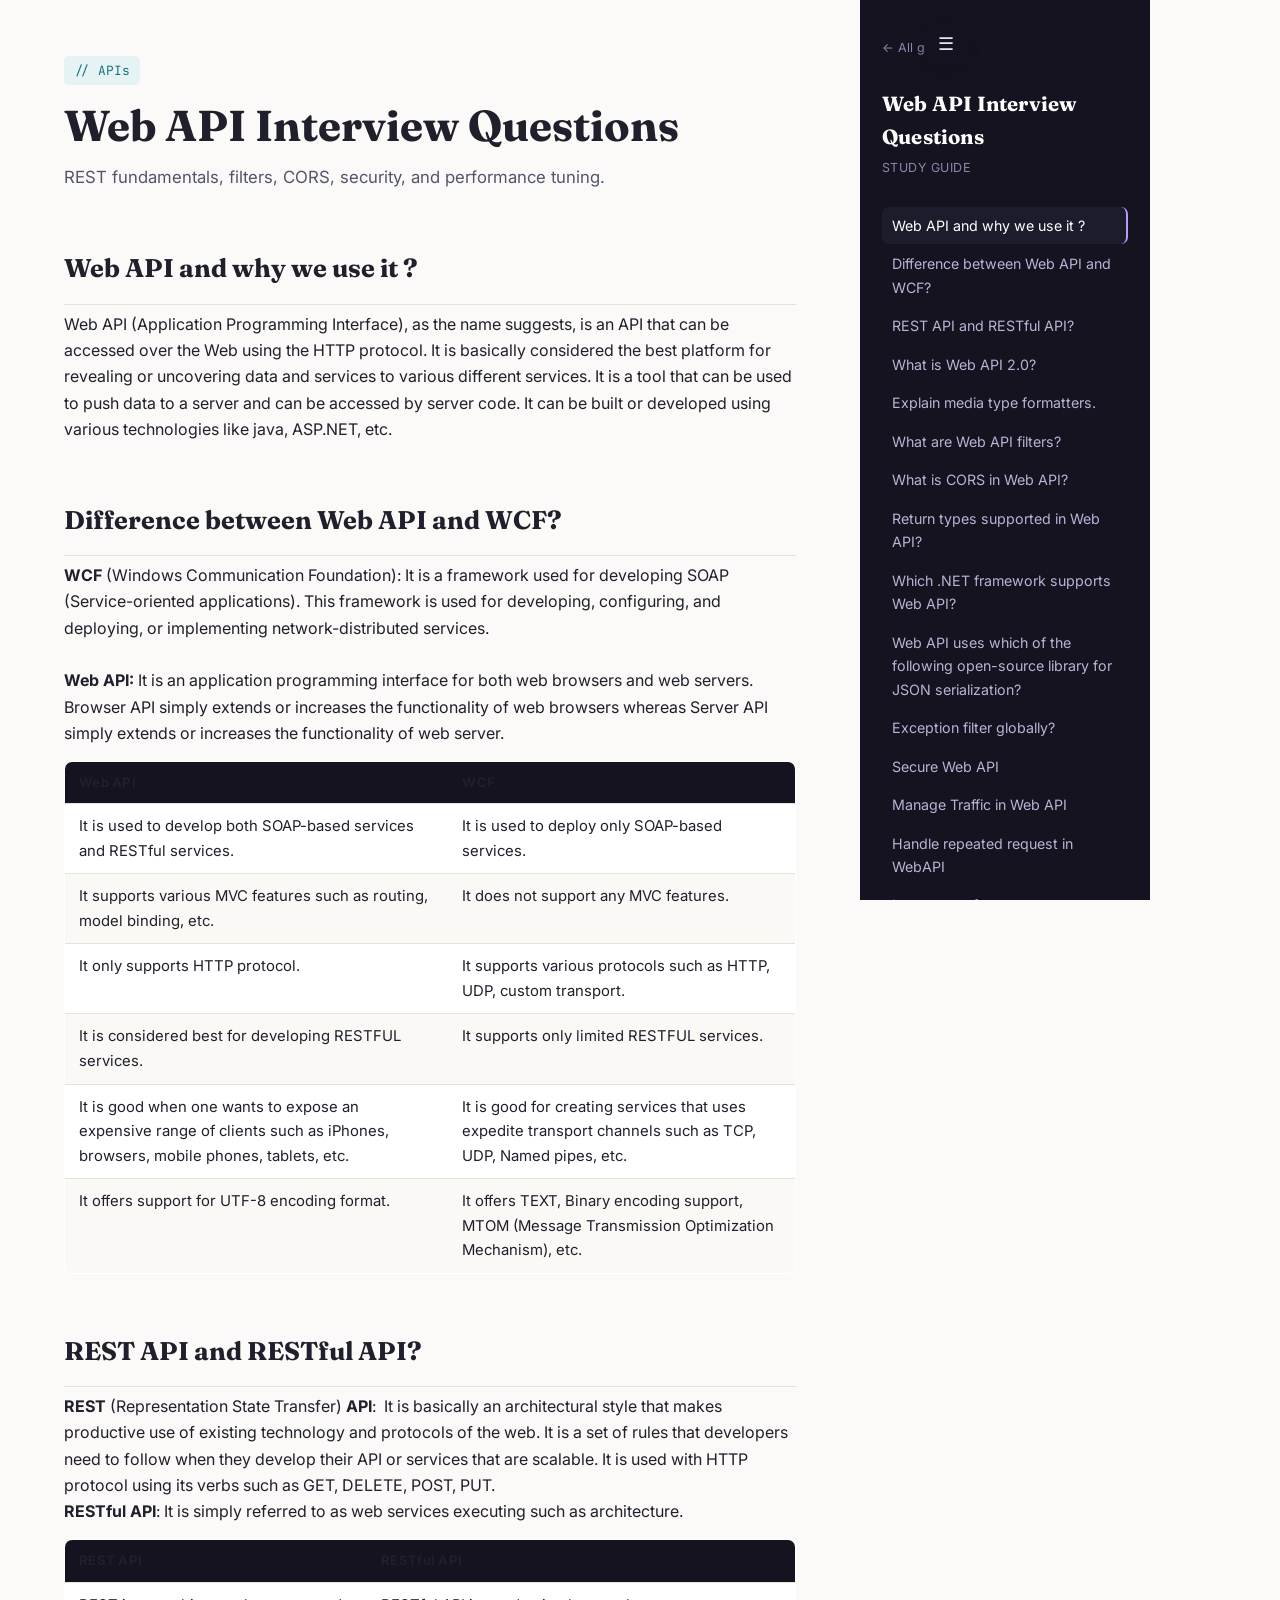
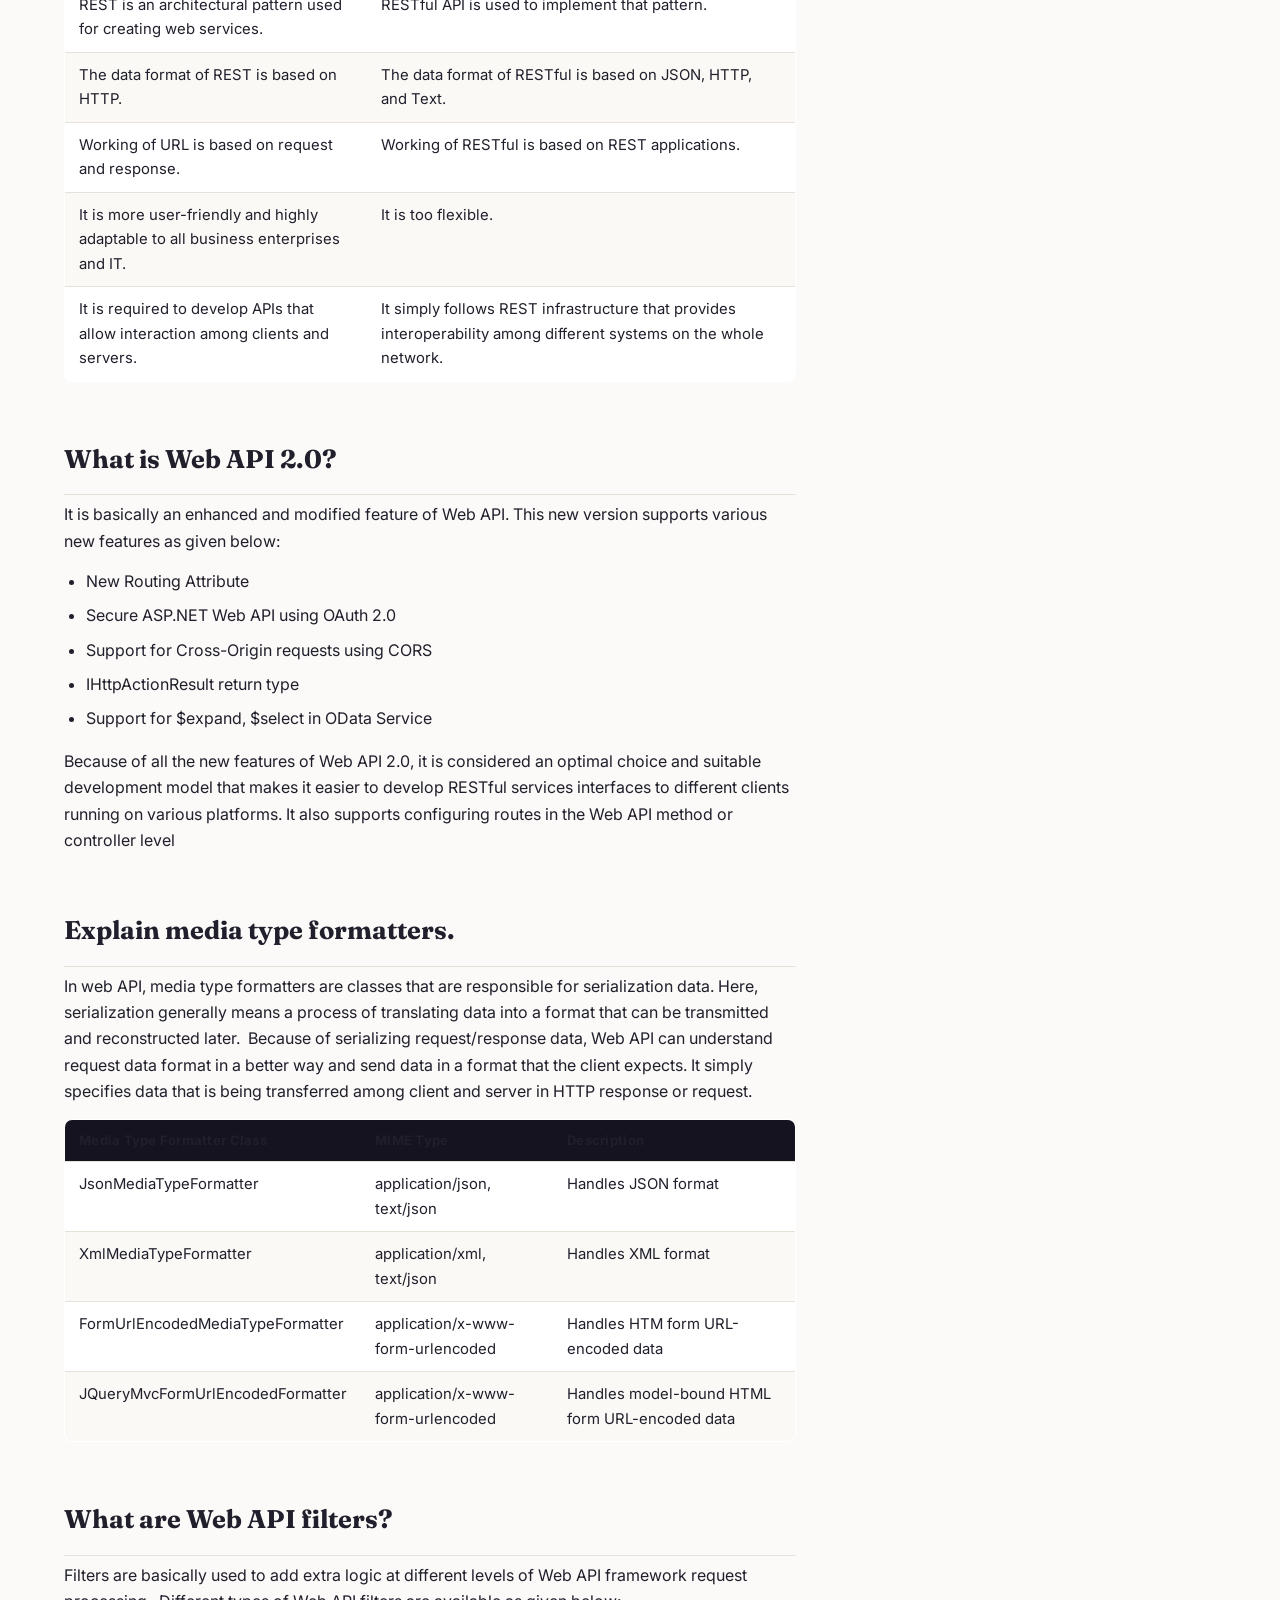
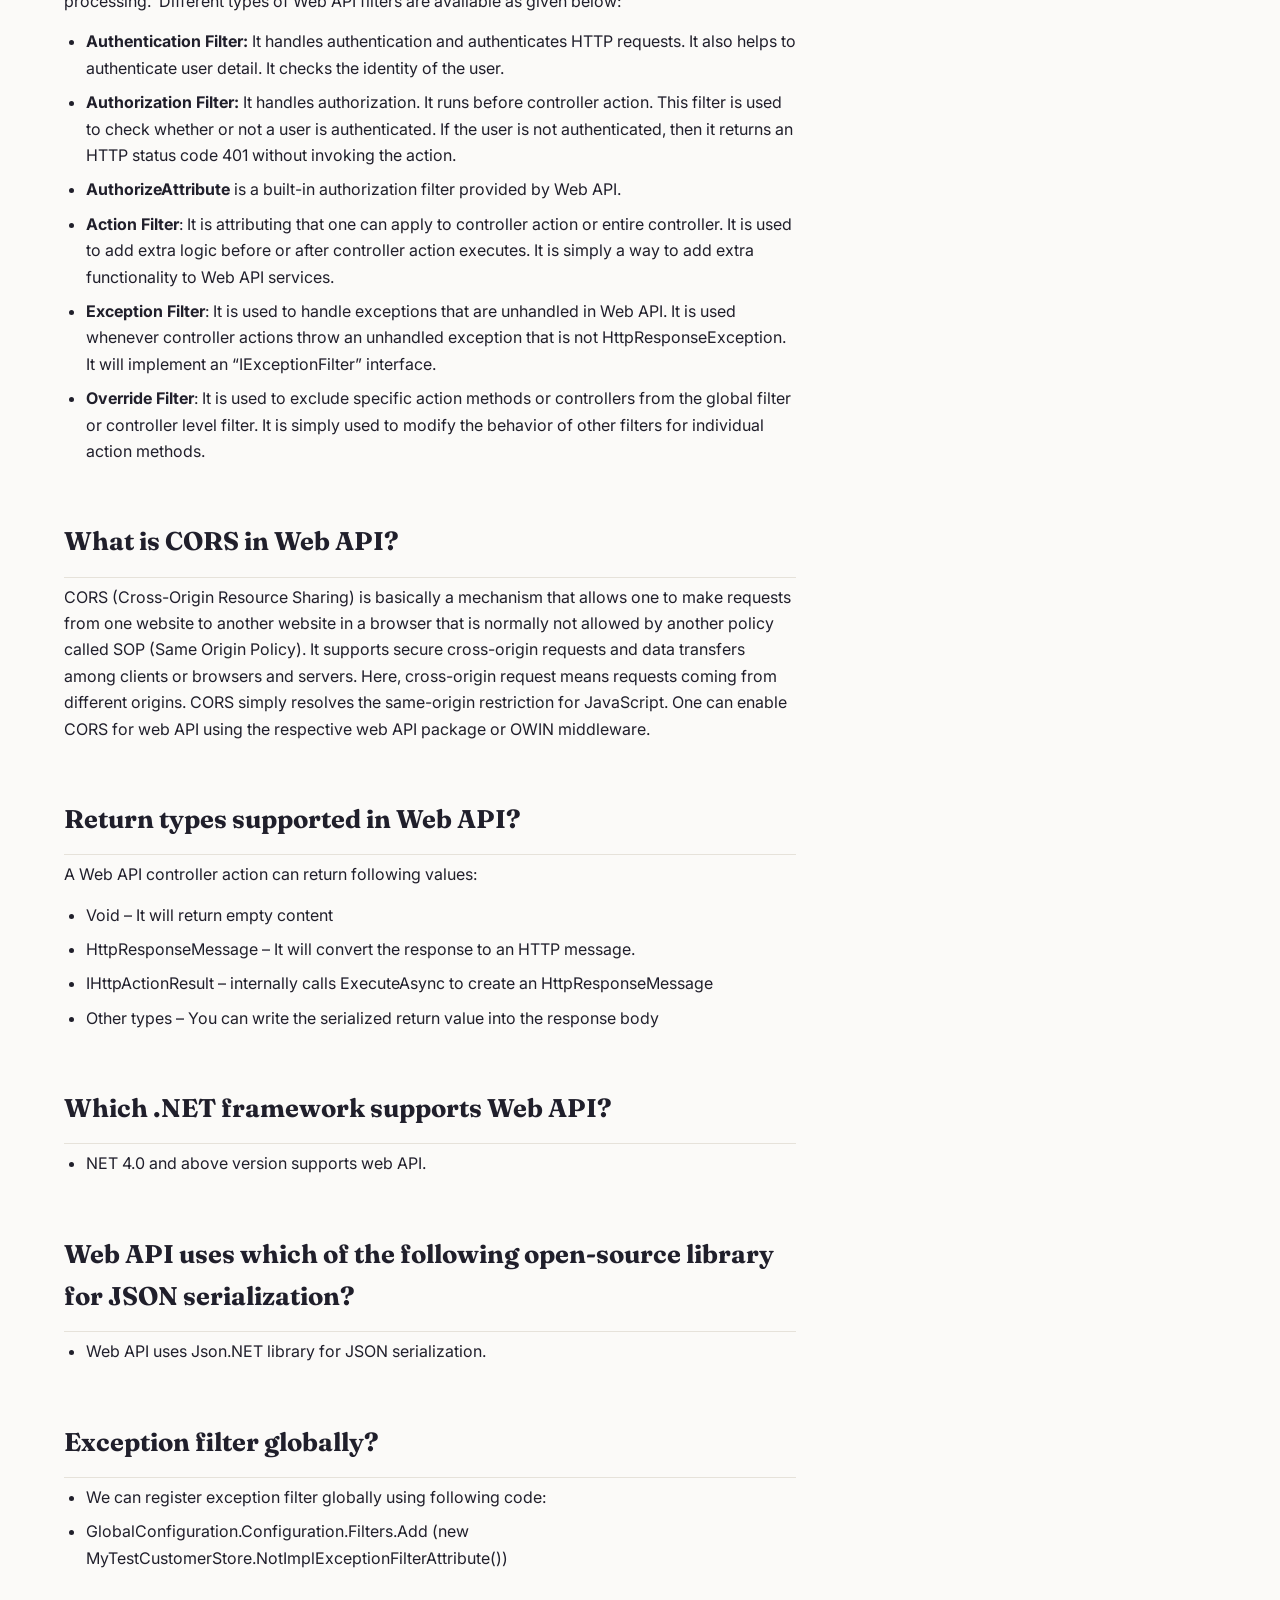
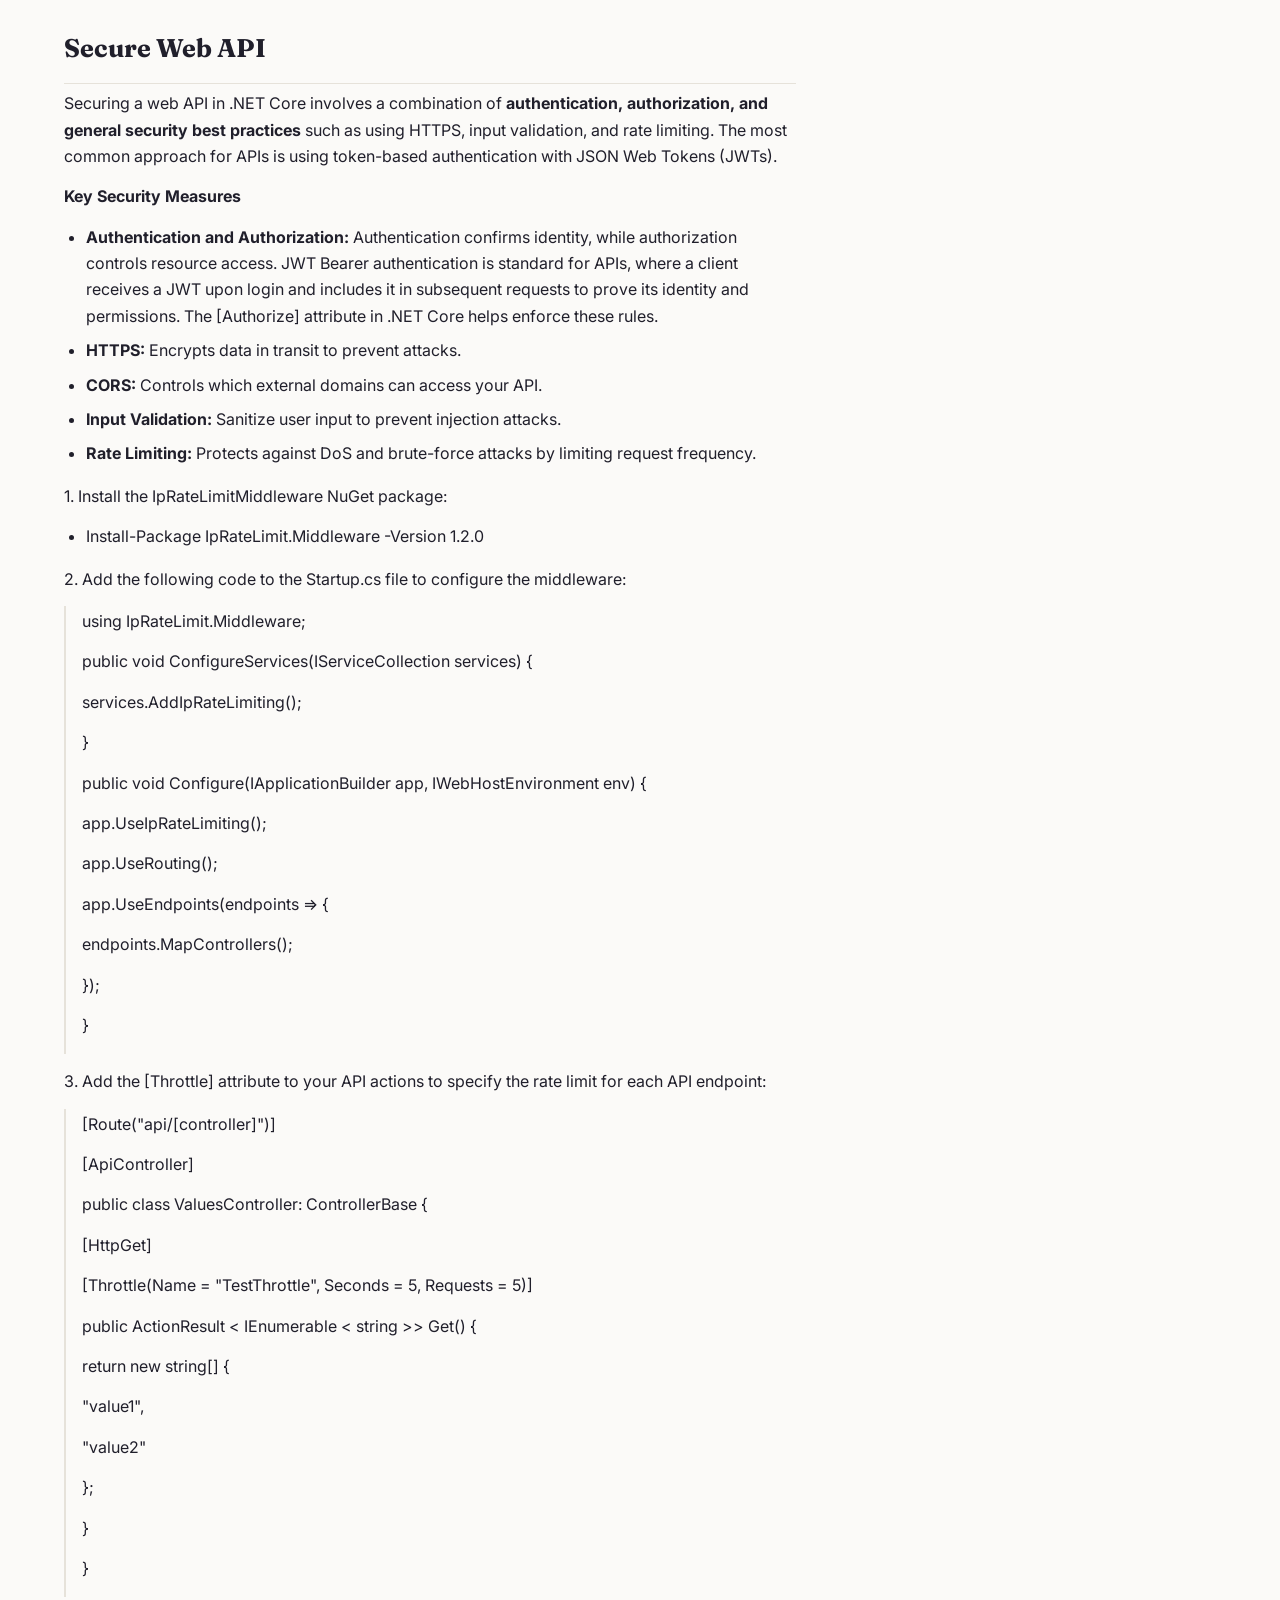
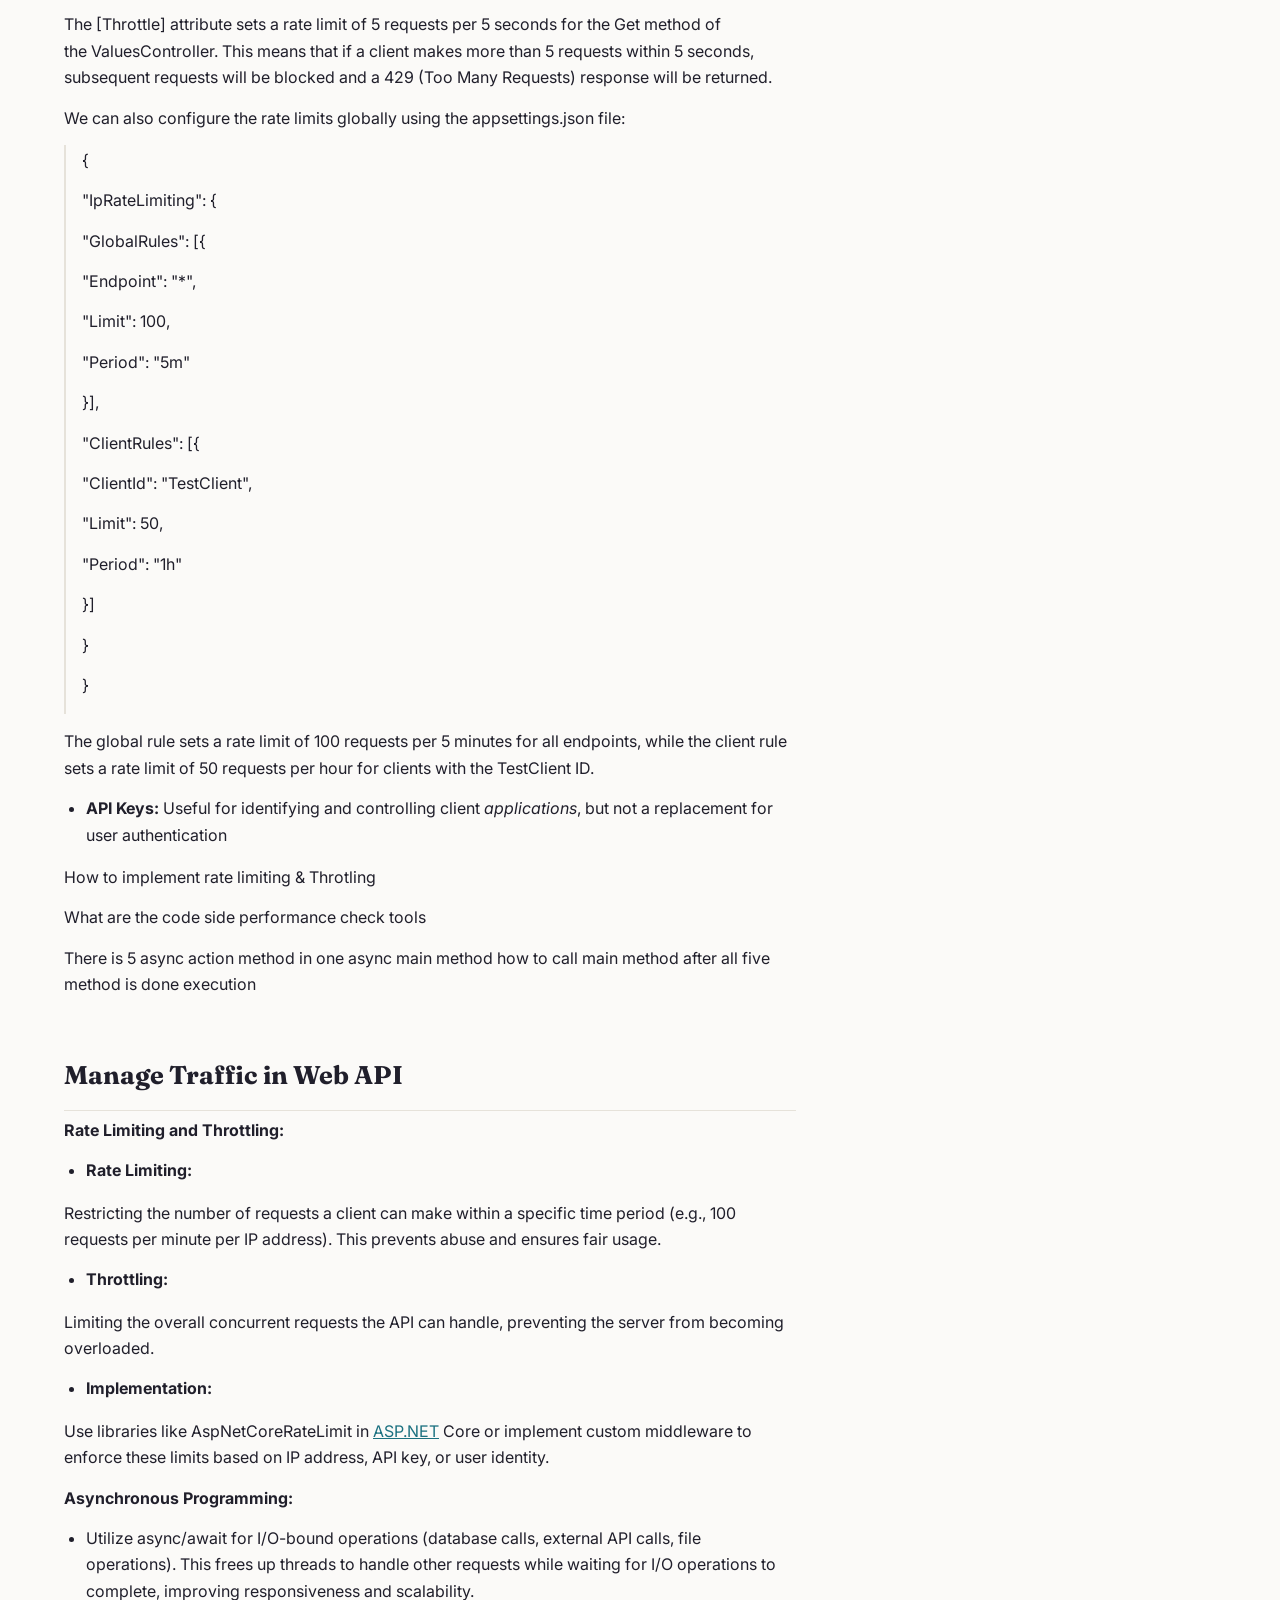
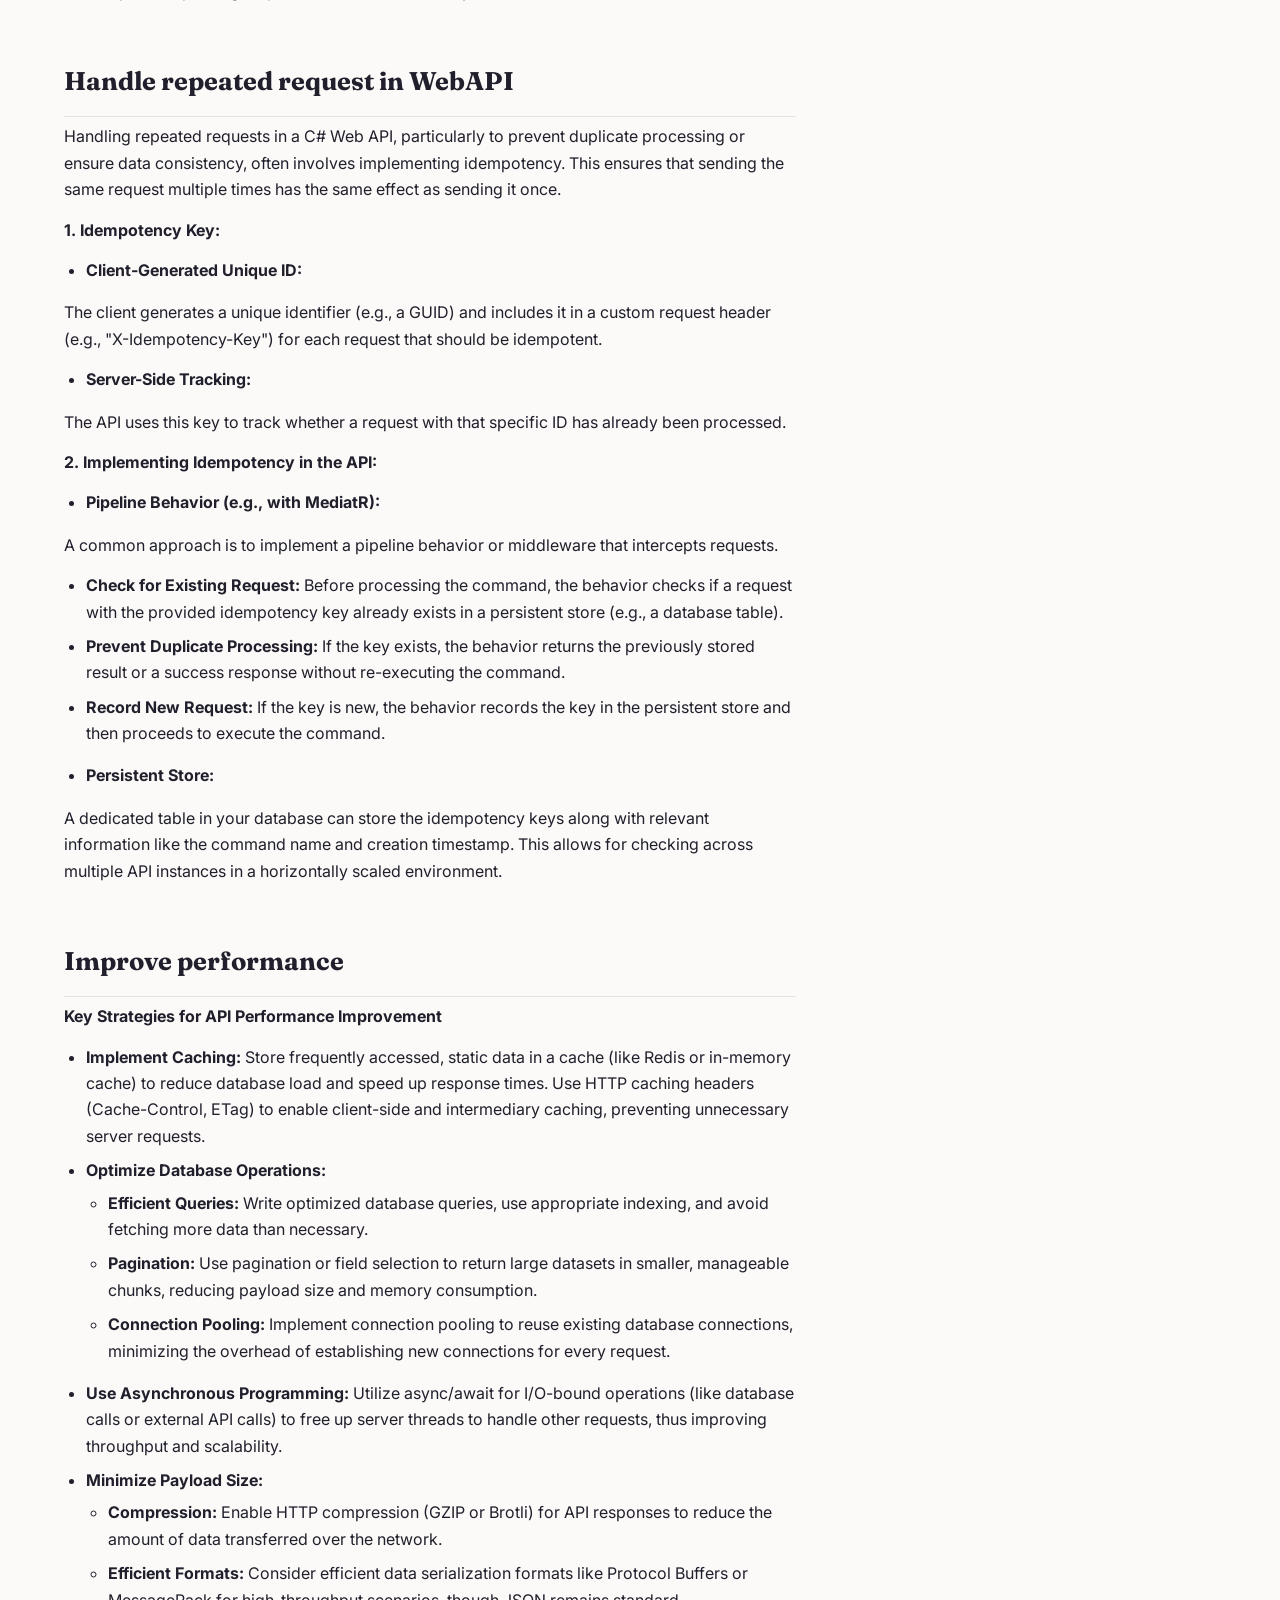
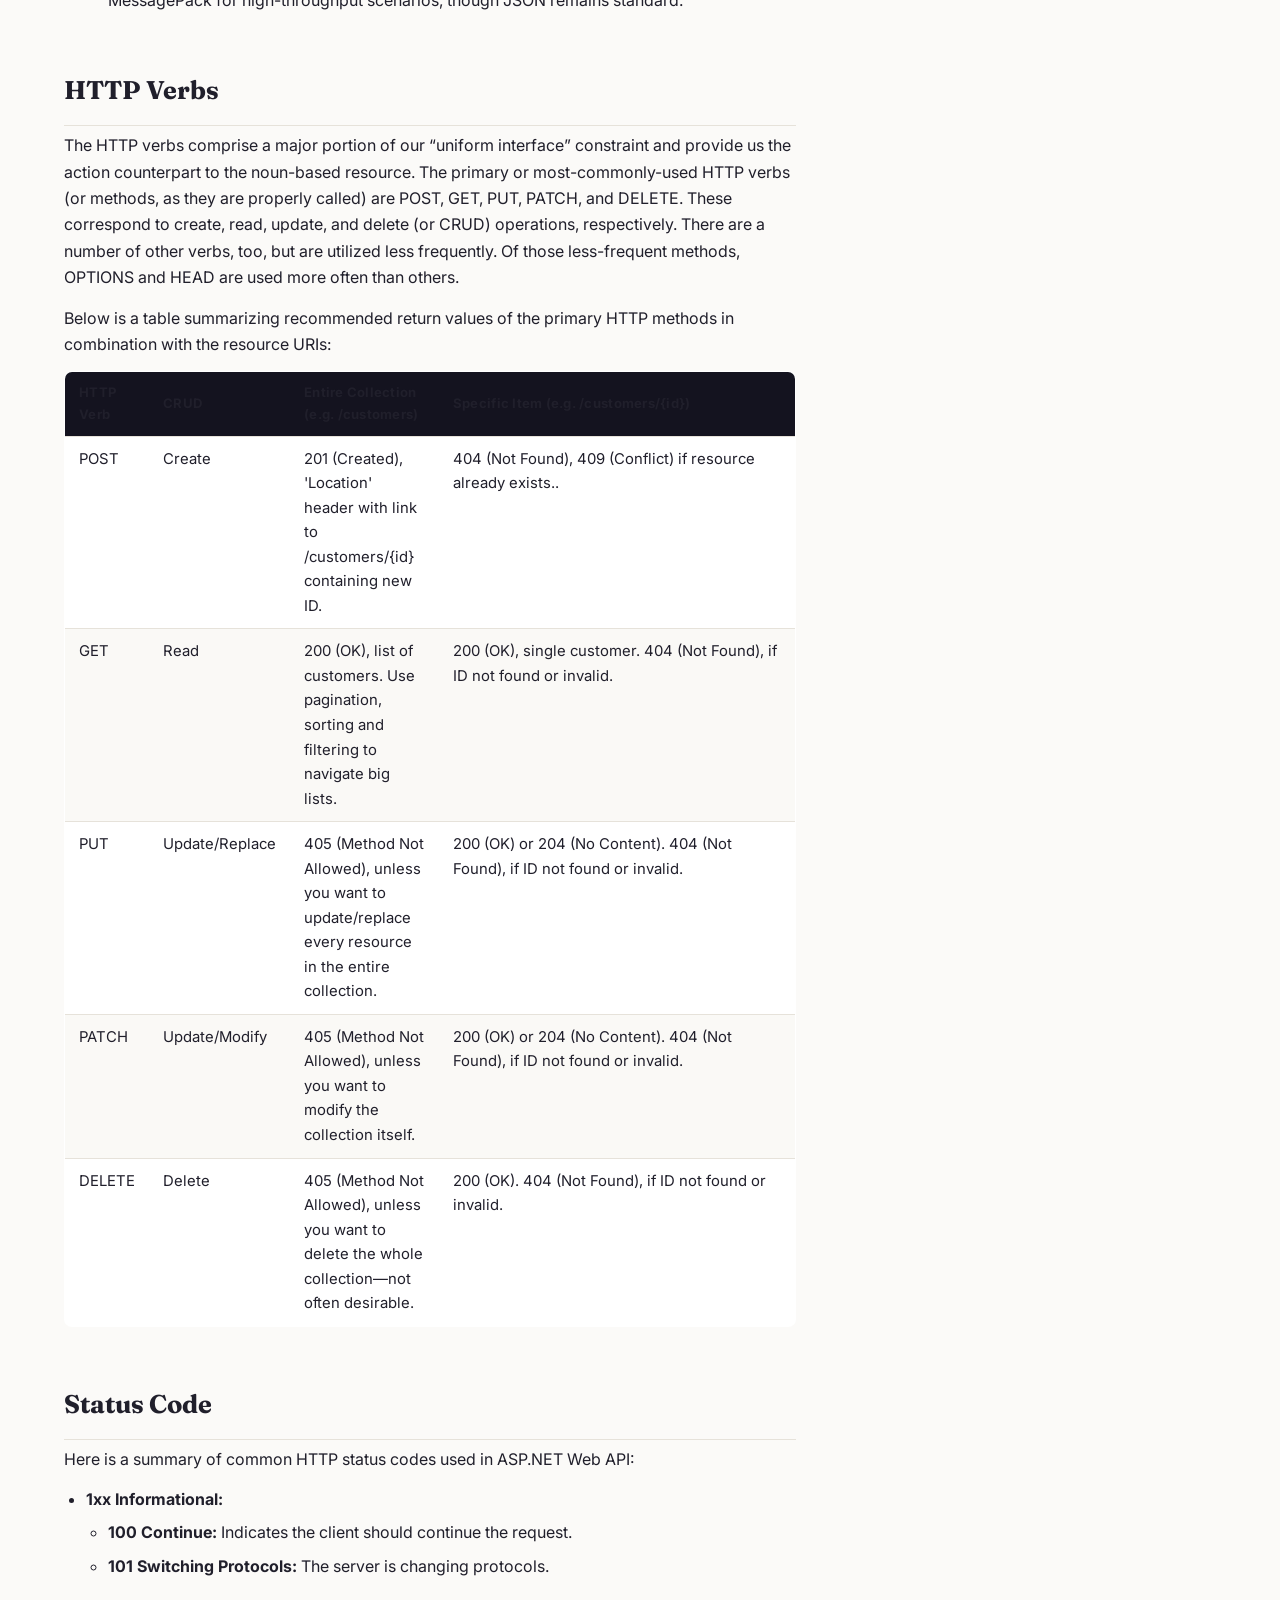
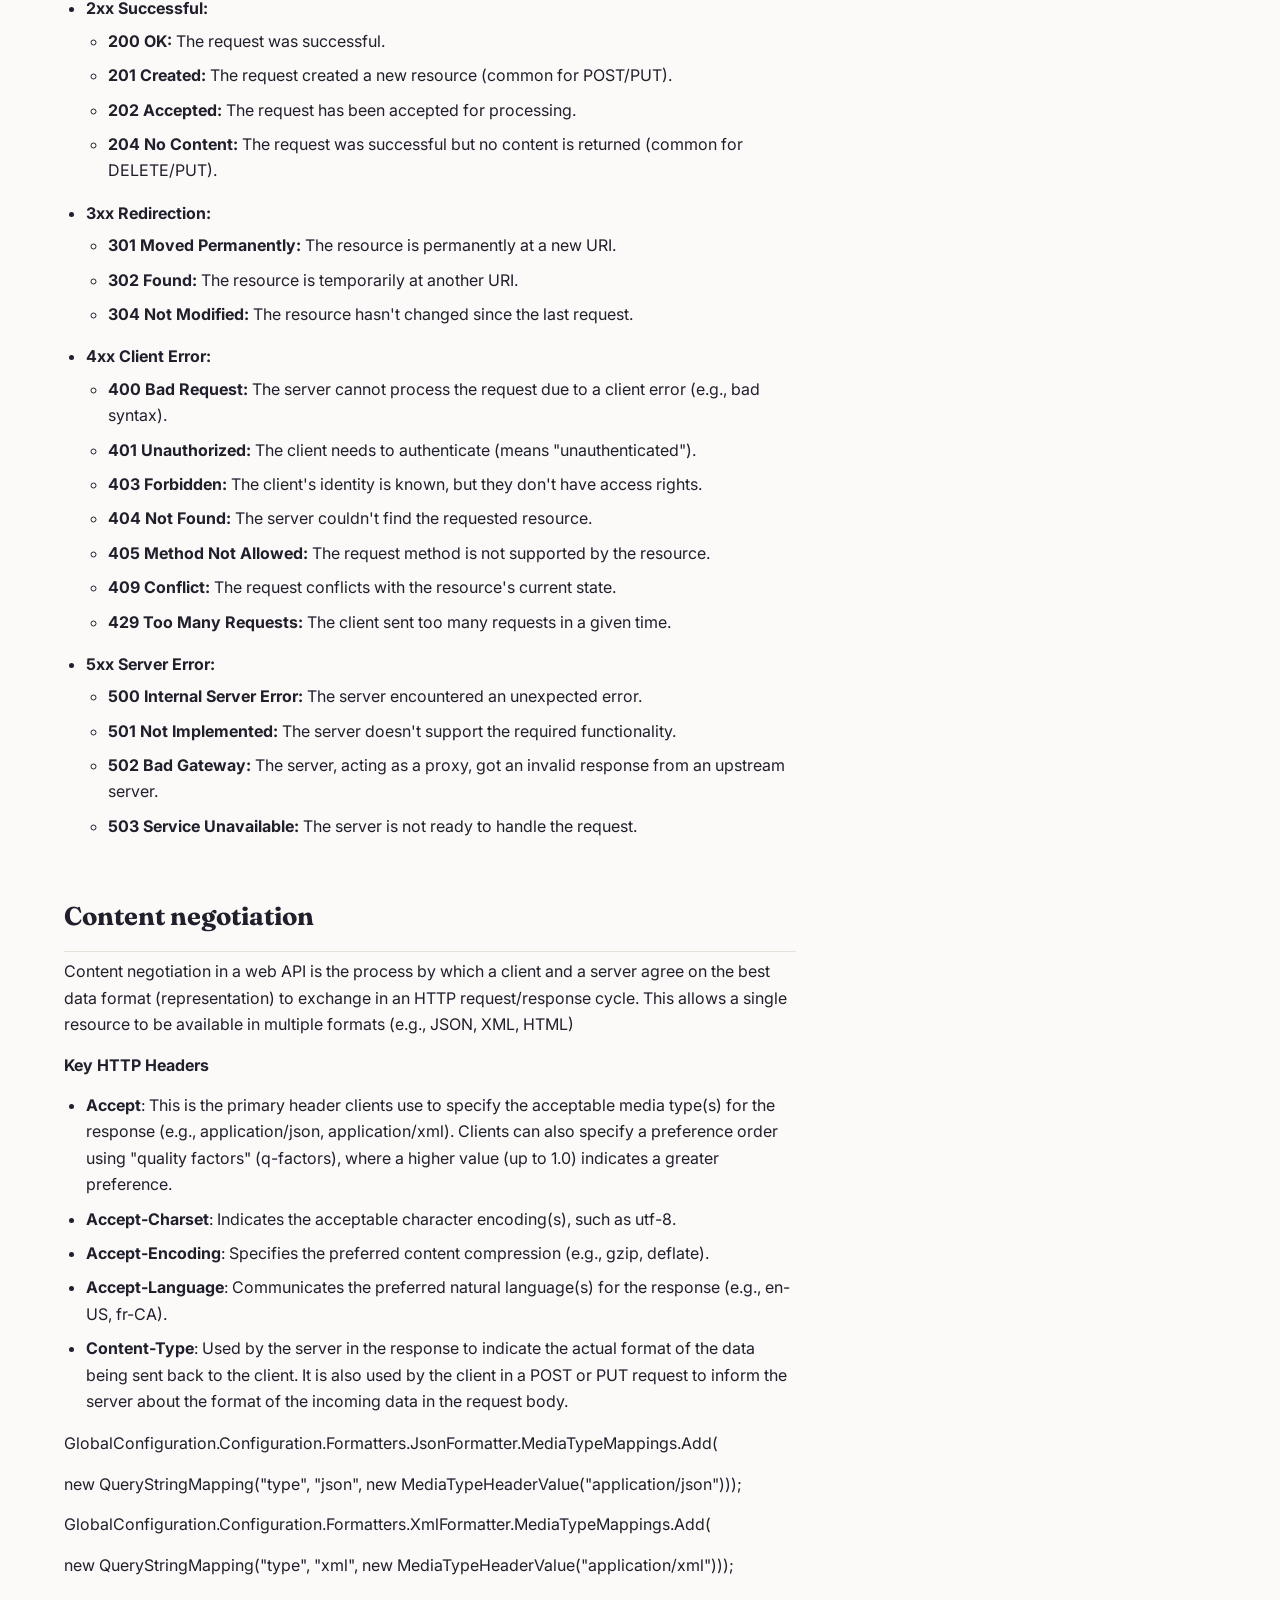
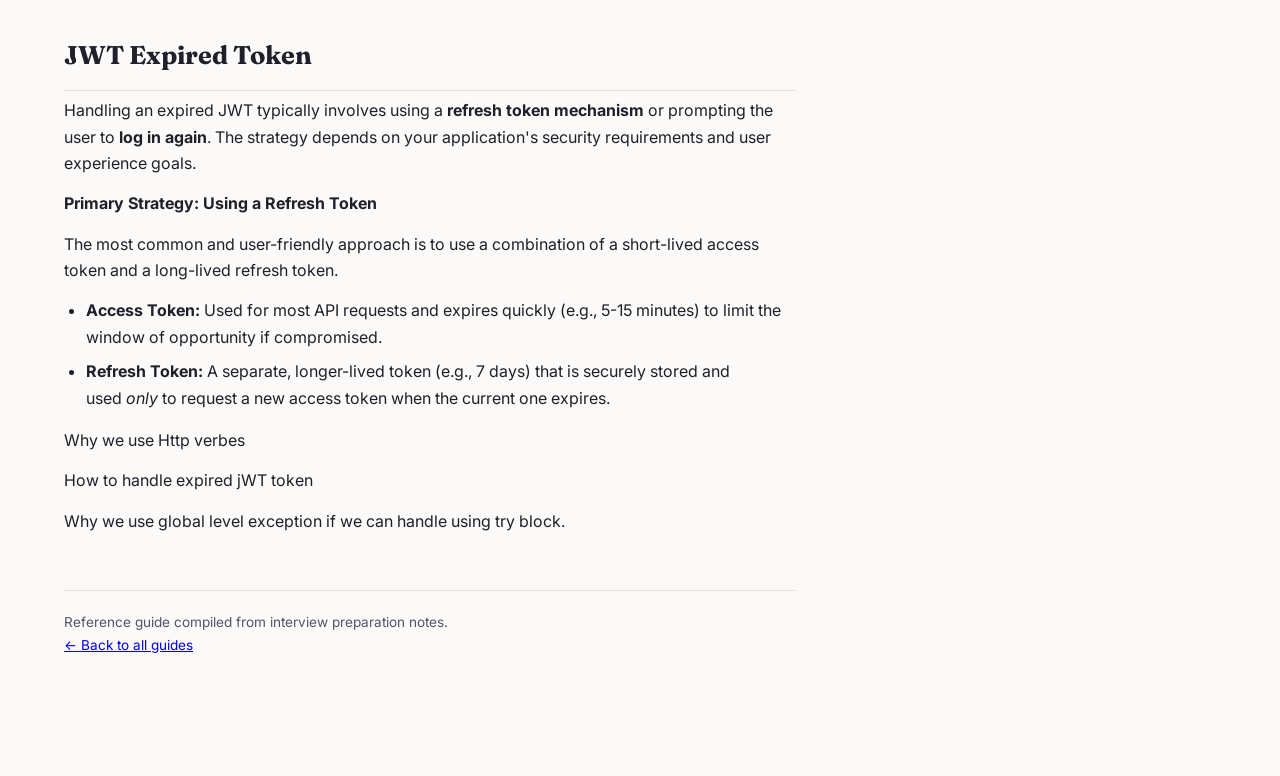
<file: pages/web-api.html>
<!DOCTYPE html>
<html lang="en">
<head>
<meta charset="UTF-8">
<meta name="viewport" content="width=device-width, initial-scale=1.0">
<title>Web API Interview Questions — Interview Prep</title>
<link rel="preconnect" href="https://fonts.googleapis.com">
<link href="https://fonts.googleapis.com/css2?family=Fraunces:opsz,wght@9..144,500;9..144,700&family=Inter:wght@400;500;600;700&family=JetBrains+Mono:wght@400;500;600&display=swap" rel="stylesheet">
<link rel="stylesheet" href="../assets/style.css">
<style>
  :root {
    --accent: #2696a8;
    --accent-deep: #1c7180;
    --accent-soft: #e5f3f5;
  }
</style>
</head>
<body>
<button class="nav-toggle" id="navToggle" aria-label="Toggle navigation" title="Toggle navigation">&#9776;</button>
<div class="shell">

  <main>
    <header class="hero">
      <span class="eyebrow">// APIs</span>
      <h1>Web API Interview Questions</h1>
      <p>REST fundamentals, filters, CORS, security, and performance tuning.</p>
    </header>

    <section class="topic" id="web-api-and-why-we-use-it">
      <h2>Web API and why we use it ?</h2>
<p>Web API (Application Programming Interface), as the name suggests, is an API that can be accessed over the Web using the HTTP protocol. It is basically considered the best platform for revealing or uncovering data and services to various different services. It is a tool that can be used to push data to a server and can be accessed by server code. It can be built or developed using various technologies like java, ASP.NET, etc. </p>
    </section>

    <section class="topic" id="difference-between-web-api-and-wcf">
      <h2>Difference between Web API and WCF?</h2>
<p><strong>WCF </strong>(Windows Communication Foundation): It is a framework used for developing SOAP (Service-oriented applications). This framework is used for developing, configuring, and deploying, or implementing network-distributed services. <br/>
<br/>
<strong>Web API:</strong> It is an application programming interface for both web browsers and web servers. Browser API simply extends or increases the functionality of web browsers whereas Server API simply extends or increases the functionality of web server.</p>
<table>
<colgroup>
<col style="width: 52%"/>
<col style="width: 47%"/>
</colgroup>
<thead>
<tr class="header">
<th><strong>Web API</strong></th>
<th><strong>WCF</strong></th>
</tr>
</thead>
<tbody>
<tr class="odd">
<td>It is used to develop both SOAP-based services and RESTful services.</td>
<td>It is used to deploy only SOAP-based services.</td>
</tr>
<tr class="even">
<td>It supports various MVC features such as routing, model binding, etc.</td>
<td>It does not support any MVC features.</td>
</tr>
<tr class="odd">
<td>It only supports HTTP protocol.</td>
<td>It supports various protocols such as HTTP, UDP, custom transport.</td>
</tr>
<tr class="even">
<td>It is considered best for developing RESTFUL services.</td>
<td>It supports only limited RESTFUL services.</td>
</tr>
<tr class="odd">
<td>It is good when one wants to expose an expensive range of clients such as iPhones, browsers, mobile phones, tablets, etc.</td>
<td>It is good for creating services that uses expedite transport channels such as TCP, UDP, Named pipes, etc.</td>
</tr>
<tr class="even">
<td>It offers support for UTF-8 encoding format.</td>
<td>It offers TEXT, Binary encoding support, MTOM (Message Transmission Optimization Mechanism), etc.</td>
</tr>
</tbody>
</table>
    </section>

    <section class="topic" id="rest-api-and-restful-api">
      <h2>REST API and RESTful API?</h2>
<p><strong>REST</strong> (Representation State Transfer) <strong>API</strong>:  It is basically an architectural style that makes productive use of existing technology and protocols of the web. It is a set of rules that developers need to follow when they develop their API or services that are scalable. It is used with HTTP protocol using its verbs such as GET, DELETE, POST, PUT. <br/>
<strong>RESTful API</strong>: It is simply referred to as web services executing such as architecture.</p>
<table>
<colgroup>
<col style="width: 41%"/>
<col style="width: 58%"/>
</colgroup>
<thead>
<tr class="header">
<th><strong>REST API</strong></th>
<th><strong>RESTful API</strong></th>
</tr>
</thead>
<tbody>
<tr class="odd">
<td>REST is an architectural pattern used for creating web services.</td>
<td>RESTful API is used to implement that pattern.</td>
</tr>
<tr class="even">
<td>The data format of REST is based on HTTP.</td>
<td>The data format of RESTful is based on JSON, HTTP, and Text.</td>
</tr>
<tr class="odd">
<td>Working of URL is based on request and response.</td>
<td>Working of RESTful is based on REST applications.</td>
</tr>
<tr class="even">
<td>It is more user-friendly and highly adaptable to all business enterprises and IT.</td>
<td>It is too flexible.</td>
</tr>
<tr class="odd">
<td>It is required to develop APIs that allow interaction among clients and servers.</td>
<td>It simply follows REST infrastructure that provides interoperability among different systems on the whole network.</td>
</tr>
</tbody>
</table>
    </section>

    <section class="topic" id="what-is-web-api-2.0">
      <h2>What is Web API 2.0?</h2>
<p>It is basically an enhanced and modified feature of Web API. This new version supports various new features as given below:</p>
<ul>
<li><p>New Routing Attribute</p></li>
<li><p>Secure ASP.NET Web API using OAuth 2.0</p></li>
<li><p>Support for Cross-Origin requests using CORS</p></li>
<li><p>IHttpActionResult return type</p></li>
<li><p>Support for $expand, $select in OData Service</p></li>
</ul>
<p>Because of all the new features of Web API 2.0, it is considered an optimal choice and suitable development model that makes it easier to develop RESTful services interfaces to different clients running on various platforms. It also supports configuring routes in the Web API method or controller level</p>
    </section>

    <section class="topic" id="explain-media-type-formatters.">
      <h2>Explain media type formatters.</h2>
<p>In web API, media type formatters are classes that are responsible for serialization data. Here, serialization generally means a process of translating data into a format that can be transmitted and reconstructed later.  Because of serializing request/response data, Web API can understand request data format in a better way and send data in a format that the client expects. It simply specifies data that is being transferred among client and server in HTTP response or request. </p>
<table>
<colgroup>
<col style="width: 33%"/>
<col style="width: 28%"/>
<col style="width: 38%"/>
</colgroup>
<thead>
<tr class="header">
<th><strong>Media Type Formatter Class</strong></th>
<th><strong>MIME Type</strong></th>
<th><strong>Description</strong></th>
</tr>
</thead>
<tbody>
<tr class="odd">
<td>JsonMediaTypeFormatter</td>
<td>application/json, text/json</td>
<td>Handles JSON format</td>
</tr>
<tr class="even">
<td>XmlMediaTypeFormatter</td>
<td>application/xml, text/json</td>
<td>Handles XML format</td>
</tr>
<tr class="odd">
<td>FormUrlEncodedMediaTypeFormatter</td>
<td>application/x-www-form-urlencoded</td>
<td>Handles HTM form URL-encoded data</td>
</tr>
<tr class="even">
<td>JQueryMvcFormUrlEncodedFormatter</td>
<td>application/x-www-form-urlencoded</td>
<td>Handles model-bound HTML form URL-encoded data</td>
</tr>
</tbody>
</table>
    </section>

    <section class="topic" id="what-are-web-api-filters">
      <h2>What are Web API filters?</h2>
<p>Filters are basically used to add extra logic at different levels of Web API framework request processing.  Different types of Web API filters are available as given below:</p>
<ul>
<li><p><strong>Authentication Filter:</strong> It handles authentication and authenticates HTTP requests. It also helps to authenticate user detail. It checks the identity of the user.</p></li>
<li><p><strong>Authorization Filter:</strong> It handles authorization. It runs before controller action. This filter is used to check whether or not a user is authenticated. If the user is not authenticated, then it returns an HTTP status code 401 without invoking the action.</p></li>
<li><p><strong>AuthorizeAttribute</strong> is a built-in authorization filter provided by Web API.</p></li>
<li><p><strong>Action Filter</strong>: It is attributing that one can apply to controller action or entire controller. It is used to add extra logic before or after controller action executes. It is simply a way to add extra functionality to Web API services.</p></li>
<li><p><strong>Exception Filter</strong>: It is used to handle exceptions that are unhandled in Web API. It is used whenever controller actions throw an unhandled exception that is not HttpResponseException. It will implement an “IExceptionFilter” interface.</p></li>
<li><p><strong>Override Filter</strong>: It is used to exclude specific action methods or controllers from the global filter or controller level filter. It is simply used to modify the behavior of other filters for individual action methods. </p></li>
</ul>
    </section>

    <section class="topic" id="what-is-cors-in-web-api">
      <h2>What is CORS in Web API?</h2>
<p>CORS (Cross-Origin Resource Sharing) is basically a mechanism that allows one to make requests from one website to another website in a browser that is normally not allowed by another policy called SOP (Same Origin Policy). It supports secure cross-origin requests and data transfers among clients or browsers and servers. Here, cross-origin request means requests coming from different origins. CORS simply resolves the same-origin restriction for JavaScript. One can enable CORS for web API using the respective web API package or OWIN middleware. </p>
    </section>

    <section class="topic" id="return-types-supported-in-web-api">
      <h2>Return types supported in Web API?</h2>
<p>A Web API controller action can return following values:</p>
<ul>
<li><p>Void – It will return empty content</p></li>
<li><p>HttpResponseMessage – It will convert the response to an HTTP message.</p></li>
<li><p>IHttpActionResult – internally calls ExecuteAsync to create an HttpResponseMessage</p></li>
<li><p>Other types – You can write the serialized return value into the response body</p></li>
</ul>
    </section>

    <section class="topic" id="which-.net-framework-supports-web-api">
      <h2>Which .NET framework supports Web API?</h2>
<ul>
<li><p>NET 4.0 and above version supports web API.</p></li>
</ul>
    </section>

    <section class="topic" id="web-api-uses-which-of-the-following-open-source-library-for-json-serialization">
      <h2>Web API uses which of the following open-source library for JSON serialization?</h2>
<ul>
<li><p>Web API uses Json.NET library for JSON serialization.</p></li>
</ul>
    </section>

    <section class="topic" id="exception-filter-globally">
      <h2>Exception filter globally?</h2>
<ul>
<li><p>We can register exception filter globally using following code:</p></li>
<li><p>GlobalConfiguration.Configuration.Filters.Add (new MyTestCustomerStore.NotImplExceptionFilterAttribute())</p></li>
</ul>
    </section>

    <section class="topic" id="secure-web-api">
      <h2>Secure Web API</h2>
<p>Securing a web API in .NET Core involves a combination of <strong>authentication, authorization, and general security best practices</strong> such as using HTTPS, input validation, and rate limiting. The most common approach for APIs is using token-based authentication with JSON Web Tokens (JWTs). </p>
<p><strong>Key Security Measures</strong></p>
<ul>
<li><p><strong>Authentication and Authorization:</strong> Authentication confirms identity, while authorization controls resource access. JWT Bearer authentication is standard for APIs, where a client receives a JWT upon login and includes it in subsequent requests to prove its identity and permissions. The [Authorize] attribute in .NET Core helps enforce these rules.</p></li>
<li><p><strong>HTTPS:</strong> Encrypts data in transit to prevent attacks.</p></li>
<li><p><strong>CORS:</strong> Controls which external domains can access your API.</p></li>
<li><p><strong>Input Validation:</strong> Sanitize user input to prevent injection attacks.</p></li>
<li><p><strong>Rate Limiting:</strong> Protects against DoS and brute-force attacks by limiting request frequency.</p></li>
</ul>
<p>1. Install the IpRateLimitMiddleware NuGet package:</p>
<ul>
<li><p>Install-Package IpRateLimit.Middleware -Version 1.2.0</p></li>
</ul>
<p>2. Add the following code to the Startup.cs file to configure the middleware:</p>
<blockquote>
<p>using IpRateLimit.Middleware;</p>
<p>public void ConfigureServices(IServiceCollection services) {</p>
<p>services.AddIpRateLimiting();</p>
<p>}</p>
<p>public void Configure(IApplicationBuilder app, IWebHostEnvironment env) {</p>
<p>app.UseIpRateLimiting();</p>
<p>app.UseRouting();</p>
<p>app.UseEndpoints(endpoints =&gt; {</p>
<p>endpoints.MapControllers();</p>
<p>});</p>
<p>}</p>
</blockquote>
<p>3. Add the [Throttle] attribute to your API actions to specify the rate limit for each API endpoint:</p>
<blockquote>
<p>[Route("api/[controller]")]</p>
<p>[ApiController]</p>
<p>public class ValuesController: ControllerBase {</p>
<p>[HttpGet]</p>
<p>[Throttle(Name = "TestThrottle", Seconds = 5, Requests = 5)]</p>
<p>public ActionResult &lt; IEnumerable &lt; string &gt;&gt; Get() {</p>
<p>return new string[] {</p>
<p>"value1",</p>
<p>"value2"</p>
<p>};</p>
<p>}</p>
<p>}</p>
</blockquote>
<p>The [Throttle] attribute sets a rate limit of 5 requests per 5 seconds for the Get method of the ValuesController. This means that if a client makes more than 5 requests within 5 seconds, subsequent requests will be blocked and a 429 (Too Many Requests) response will be returned.</p>
<p>We can also configure the rate limits globally using the appsettings.json file:</p>
<blockquote>
<p>{</p>
<p>"IpRateLimiting": {</p>
<p>"GlobalRules": [{</p>
<p>"Endpoint": "*",</p>
<p>"Limit": 100,</p>
<p>"Period": "5m"</p>
<p>}],</p>
<p>"ClientRules": [{</p>
<p>"ClientId": "TestClient",</p>
<p>"Limit": 50,</p>
<p>"Period": "1h"</p>
<p>}]</p>
<p>}</p>
<p>}</p>
</blockquote>
<p>The global rule sets a rate limit of 100 requests per 5 minutes for all endpoints, while the client rule sets a rate limit of 50 requests per hour for clients with the TestClient ID.</p>
<ul>
<li><p><strong>API Keys:</strong> Useful for identifying and controlling client <em>applications</em>, but not a replacement for user authentication</p></li>
</ul>
<p>How to implement rate limiting &amp; Throtling</p>
<p>What are the code side performance check tools</p>
<p>There is 5 async action method in one async main method how to call main method after all five method is done execution</p>
    </section>

    <section class="topic" id="manage-traffic-in-web-api">
      <h2>Manage Traffic in Web API</h2>
<p><strong>Rate Limiting and Throttling:</strong></p>
<ul>
<li><p><strong>Rate Limiting:</strong> </p></li>
</ul>
<p>Restricting the number of requests a client can make within a specific time period (e.g., 100 requests per minute per IP address). This prevents abuse and ensures fair usage.</p>
<ul>
<li><p><strong>Throttling:</strong> </p></li>
</ul>
<p>Limiting the overall concurrent requests the API can handle, preventing the server from becoming overloaded.</p>
<ul>
<li><p><strong>Implementation:</strong> </p></li>
</ul>
<p>Use libraries like AspNetCoreRateLimit in <a href="https://dotnet.microsoft.com/en-us/apps/aspnet"><u>ASP.NET</u></a> Core or implement custom middleware to enforce these limits based on IP address, API key, or user identity.</p>
<p><strong>Asynchronous Programming:</strong></p>
<ul>
<li><p>Utilize async/await for I/O-bound operations (database calls, external API calls, file operations). This frees up threads to handle other requests while waiting for I/O operations to complete, improving responsiveness and scalability.</p></li>
</ul>
    </section>

    <section class="topic" id="handle-repeated-request-in-webapi">
      <h2>Handle repeated request in WebAPI</h2>
<p>Handling repeated requests in a C# Web API, particularly to prevent duplicate processing or ensure data consistency, often involves implementing idempotency. This ensures that sending the same request multiple times has the same effect as sending it once.</p>
<p><strong>1. Idempotency Key:</strong></p>
<ul>
<li><p><strong>Client-Generated Unique ID:</strong> </p></li>
</ul>
<p>The client generates a unique identifier (e.g., a GUID) and includes it in a custom request header (e.g., "X-Idempotency-Key") for each request that should be idempotent.</p>
<ul>
<li><p><strong>Server-Side Tracking:</strong> </p></li>
</ul>
<p>The API uses this key to track whether a request with that specific ID has already been processed.</p>
<p><strong>2. Implementing Idempotency in the API:</strong></p>
<ul>
<li><p><strong>Pipeline Behavior (e.g., with MediatR):</strong> </p></li>
</ul>
<p>A common approach is to implement a pipeline behavior or middleware that intercepts requests.</p>
<ul>
<li><p><strong>Check for Existing Request:</strong> Before processing the command, the behavior checks if a request with the provided idempotency key already exists in a persistent store (e.g., a database table).</p></li>
<li><p><strong>Prevent Duplicate Processing:</strong> If the key exists, the behavior returns the previously stored result or a success response without re-executing the command.</p></li>
<li><p><strong>Record New Request:</strong> If the key is new, the behavior records the key in the persistent store and then proceeds to execute the command.</p></li>
</ul>
<ul>
<li><p><strong>Persistent Store:</strong> </p></li>
</ul>
<p>A dedicated table in your database can store the idempotency keys along with relevant information like the command name and creation timestamp. This allows for checking across multiple API instances in a horizontally scaled environment.</p>
    </section>

    <section class="topic" id="improve-performance">
      <h2>Improve performance</h2>
<p><strong>Key Strategies for API Performance Improvement</strong></p>
<ul>
<li><p><strong>Implement Caching:</strong> Store frequently accessed, static data in a cache (like Redis or in-memory cache) to reduce database load and speed up response times. Use HTTP caching headers (Cache-Control, ETag) to enable client-side and intermediary caching, preventing unnecessary server requests.</p></li>
<li><p><strong>Optimize Database Operations:</strong></p>
<ul>
<li><p><strong>Efficient Queries:</strong> Write optimized database queries, use appropriate indexing, and avoid fetching more data than necessary.</p></li>
<li><p><strong>Pagination:</strong> Use pagination or field selection to return large datasets in smaller, manageable chunks, reducing payload size and memory consumption.</p></li>
<li><p><strong>Connection Pooling:</strong> Implement connection pooling to reuse existing database connections, minimizing the overhead of establishing new connections for every request.</p></li>
</ul></li>
</ul>
<ul>
<li><p><strong>Use Asynchronous Programming:</strong> Utilize async/await for I/O-bound operations (like database calls or external API calls) to free up server threads to handle other requests, thus improving throughput and scalability.</p></li>
<li><p><strong>Minimize Payload Size:</strong></p>
<ul>
<li><p><strong>Compression:</strong> Enable HTTP compression (GZIP or Brotli) for API responses to reduce the amount of data transferred over the network.</p></li>
<li><p><strong>Efficient Formats:</strong> Consider efficient data serialization formats like Protocol Buffers or MessagePack for high-throughput scenarios, though JSON remains standard.</p></li>
</ul></li>
</ul>
    </section>

    <section class="topic" id="http-verbs">
      <h2>HTTP Verbs</h2>
<p>The HTTP verbs comprise a major portion of our “uniform interface” constraint and provide us the action counterpart to the noun-based resource. The primary or most-commonly-used HTTP verbs (or methods, as they are properly called) are POST, GET, PUT, PATCH, and DELETE. These correspond to create, read, update, and delete (or CRUD) operations, respectively. There are a number of other verbs, too, but are utilized less frequently. Of those less-frequent methods, OPTIONS and HEAD are used more often than others.</p>
<p>Below is a table summarizing recommended return values of the primary HTTP methods in combination with the resource URIs:</p>
<table>
<colgroup>
<col style="width: 7%"/>
<col style="width: 9%"/>
<col style="width: 21%"/>
<col style="width: 61%"/>
</colgroup>
<thead>
<tr class="header">
<th><strong>HTTP Verb</strong></th>
<th><strong>CRUD</strong></th>
<th><strong>Entire Collection (e.g. /customers)</strong></th>
<th><strong>Specific Item (e.g. /customers/{id})</strong></th>
</tr>
</thead>
<tbody>
<tr class="odd">
<td>POST</td>
<td>Create</td>
<td>201 (Created), 'Location' header with link to /customers/{id} containing new ID.</td>
<td>404 (Not Found), 409 (Conflict) if resource already exists..</td>
</tr>
<tr class="even">
<td>GET</td>
<td>Read</td>
<td>200 (OK), list of customers. Use pagination, sorting and filtering to navigate big lists.</td>
<td>200 (OK), single customer. 404 (Not Found), if ID not found or invalid.</td>
</tr>
<tr class="odd">
<td>PUT</td>
<td>Update/Replace</td>
<td>405 (Method Not Allowed), unless you want to update/replace every resource in the entire collection.</td>
<td>200 (OK) or 204 (No Content). 404 (Not Found), if ID not found or invalid.</td>
</tr>
<tr class="even">
<td>PATCH</td>
<td>Update/Modify</td>
<td>405 (Method Not Allowed), unless you want to modify the collection itself.</td>
<td>200 (OK) or 204 (No Content). 404 (Not Found), if ID not found or invalid.</td>
</tr>
<tr class="odd">
<td>DELETE</td>
<td>Delete</td>
<td>405 (Method Not Allowed), unless you want to delete the whole collection—not often desirable.</td>
<td>200 (OK). 404 (Not Found), if ID not found or invalid.</td>
</tr>
</tbody>
</table>
    </section>

    <section class="topic" id="status-code">
      <h2>Status Code</h2>
<p>Here is a summary of common HTTP status codes used in ASP.NET Web API: </p>
<ul>
<li><p><strong>1xx Informational:</strong></p>
<ul>
<li><p><strong>100 Continue:</strong> Indicates the client should continue the request.</p></li>
<li><p><strong>101 Switching Protocols:</strong> The server is changing protocols.</p></li>
</ul></li>
<li><p><strong>2xx Successful:</strong></p>
<ul>
<li><p><strong>200 OK:</strong> The request was successful.</p></li>
<li><p><strong>201 Created:</strong> The request created a new resource (common for POST/PUT).</p></li>
<li><p><strong>202 Accepted:</strong> The request has been accepted for processing.</p></li>
<li><p><strong>204 No Content:</strong> The request was successful but no content is returned (common for DELETE/PUT).</p></li>
</ul></li>
<li><p><strong>3xx Redirection:</strong></p>
<ul>
<li><p><strong>301 Moved Permanently:</strong> The resource is permanently at a new URI.</p></li>
<li><p><strong>302 Found:</strong> The resource is temporarily at another URI.</p></li>
<li><p><strong>304 Not Modified:</strong> The resource hasn't changed since the last request.</p></li>
</ul></li>
<li><p><strong>4xx Client Error:</strong></p>
<ul>
<li><p><strong>400 Bad Request:</strong> The server cannot process the request due to a client error (e.g., bad syntax).</p></li>
<li><p><strong>401 Unauthorized:</strong> The client needs to authenticate (means "unauthenticated").</p></li>
<li><p><strong>403 Forbidden:</strong> The client's identity is known, but they don't have access rights.</p></li>
<li><p><strong>404 Not Found:</strong> The server couldn't find the requested resource.</p></li>
<li><p><strong>405 Method Not Allowed:</strong> The request method is not supported by the resource.</p></li>
<li><p><strong>409 Conflict:</strong> The request conflicts with the resource's current state.</p></li>
<li><p><strong>429 Too Many Requests:</strong> The client sent too many requests in a given time.</p></li>
</ul></li>
<li><p><strong>5xx Server Error:</strong></p>
<ul>
<li><p><strong>500 Internal Server Error:</strong> The server encountered an unexpected error.</p></li>
<li><p><strong>501 Not Implemented:</strong> The server doesn't support the required functionality.</p></li>
<li><p><strong>502 Bad Gateway:</strong> The server, acting as a proxy, got an invalid response from an upstream server.</p></li>
<li><p><strong>503 Service Unavailable:</strong> The server is not ready to handle the request.</p></li>
</ul></li>
</ul>
    </section>

    <section class="topic" id="content-negotiation">
      <h2>Content negotiation</h2>
<p>Content negotiation in a web API is the process by which a client and a server agree on the best data format (representation) to exchange in an HTTP request/response cycle. This allows a single resource to be available in multiple formats (e.g., JSON, XML, HTML) </p>
<p><strong>Key HTTP Headers</strong></p>
<ul>
<li><p><strong>Accept</strong>: This is the primary header clients use to specify the acceptable media type(s) for the response (e.g., application/json, application/xml). Clients can also specify a preference order using "quality factors" (q-factors), where a higher value (up to 1.0) indicates a greater preference.</p></li>
<li><p><strong>Accept-Charset</strong>: Indicates the acceptable character encoding(s), such as utf-8.</p></li>
<li><p><strong>Accept-Encoding</strong>: Specifies the preferred content compression (e.g., gzip, deflate).</p></li>
<li><p><strong>Accept-Language</strong>: Communicates the preferred natural language(s) for the response (e.g., en-US, fr-CA).</p></li>
<li><p><strong>Content-Type</strong>: Used by the server in the response to indicate the actual format of the data being sent back to the client. It is also used by the client in a POST or PUT request to inform the server about the format of the incoming data in the request body. </p></li>
</ul>
<p>GlobalConfiguration.Configuration.Formatters.JsonFormatter.MediaTypeMappings.Add(</p>
<p>new QueryStringMapping("type", "json", new MediaTypeHeaderValue("application/json")));</p>
<p>GlobalConfiguration.Configuration.Formatters.XmlFormatter.MediaTypeMappings.Add(</p>
<p>new QueryStringMapping("type", "xml", new MediaTypeHeaderValue("application/xml")));</p>
    </section>

    <section class="topic" id="jwt-expired-token">
      <h2>JWT Expired Token</h2>
<p>Handling an expired JWT typically involves using a <strong>refresh token mechanism</strong> or prompting the user to <strong>log in again</strong>. The strategy depends on your application's security requirements and user experience goals. </p>
<p><strong>Primary Strategy: Using a Refresh Token</strong></p>
<p>The most common and user-friendly approach is to use a combination of a short-lived access token and a long-lived refresh token. </p>
<ul>
<li><p><strong>Access Token:</strong> Used for most API requests and expires quickly (e.g., 5-15 minutes) to limit the window of opportunity if compromised.</p></li>
<li><p><strong>Refresh Token:</strong> A separate, longer-lived token (e.g., 7 days) that is securely stored and used <em>only</em> to request a new access token when the current one expires. </p></li>
</ul>
<p>Why we use Http verbes</p>
<p>How to handle expired jWT token</p>
<p>Why we use global level exception if we can handle using try block.</p>
    </section>

    <footer>
      Reference guide compiled from interview preparation notes.
      <br><a href="../index.html">&larr; Back to all guides</a>
    </footer>
  </main>

  <nav class="toc" id="toc">
    <a href="../index.html" class="back">&larr; All guides</a>
    <div class="brand">Web API Interview Questions</div>
    <div class="sub">Study Guide</div>
    <a href="#web-api-and-why-we-use-it">Web API and why we use it ?</a>
    <a href="#difference-between-web-api-and-wcf">Difference between Web API and WCF?</a>
    <a href="#rest-api-and-restful-api">REST API and RESTful API?</a>
    <a href="#what-is-web-api-2.0">What is Web API 2.0?</a>
    <a href="#explain-media-type-formatters.">Explain media type formatters.</a>
    <a href="#what-are-web-api-filters">What are Web API filters?</a>
    <a href="#what-is-cors-in-web-api">What is CORS in Web API?</a>
    <a href="#return-types-supported-in-web-api">Return types supported in Web API?</a>
    <a href="#which-.net-framework-supports-web-api">Which .NET framework supports Web API?</a>
    <a href="#web-api-uses-which-of-the-following-open-source-library-for-json-serialization">Web API uses which of the following open-source library for JSON serialization?</a>
    <a href="#exception-filter-globally">Exception filter globally?</a>
    <a href="#secure-web-api">Secure Web API</a>
    <a href="#manage-traffic-in-web-api">Manage Traffic in Web API</a>
    <a href="#handle-repeated-request-in-webapi">Handle repeated request in WebAPI</a>
    <a href="#improve-performance">Improve performance</a>
    <a href="#http-verbs">HTTP Verbs</a>
    <a href="#status-code">Status Code</a>
    <a href="#content-negotiation">Content negotiation</a>
    <a href="#jwt-expired-token">JWT Expired Token</a>
    <div class="count">Study Guide</div>
  </nav>
</div>
<script src="../assets/toc.js"></script>
</body>
</html>
</file>
<file: assets/style.css>
/* Shared stylesheet — Interview Prep Guides */
:root{
  --bg: #fbfaf8;
  --panel: #14131f;
  --panel-soft: #1d1c2c;
  --ink: #201f2b;
  --ink-soft: #55536b;
  --rule: #e6e2da;
  --accent: #6c4fd6;
  --accent-soft: #efe9ff;
  --accent-deep: #4b34a8;
  --code-bg: #14131f;
  --code-ink: #d9d6ee;
  --code-key: #b79bff;
  --code-str: #8fd48a;
  --code-com: #767293;
  --tag: #f2ede0;
  --tag-ink: #7a6a2e;
}
*{box-sizing:border-box;}
html{scroll-behavior:smooth;}
body{
  margin:0;
  background:var(--bg);
  color:var(--ink);
  font-family:'Inter', system-ui, sans-serif;
  font-size:16px;
  line-height:1.65;
}
.shell{ display:flex; min-height:100vh; }

nav.toc{
  width:290px; flex-shrink:0;
  background:var(--panel);
  color:#cfcbe6;
  position:sticky; top:0; height:100vh; overflow-y:auto;
  padding:32px 22px 40px;
  transition:width .25s ease, padding .25s ease, opacity .2s ease;
}
nav.toc.collapsed{
  width:0;
  padding:0;
  opacity:0;
  overflow:hidden;
}
nav.toc .brand{
  font-family:'Fraunces', serif;
  font-weight:700;
  font-size:1.28rem;
  color:#fff;
  letter-spacing:.2px;
  margin-bottom:4px;
}
nav.toc .brand span{ color: var(--code-key); }
nav.toc .sub{
  font-size:.78rem;
  color:#8b87ab;
  margin-bottom:28px;
  letter-spacing:.04em;
  text-transform:uppercase;
}
nav.toc a{
  display:block;
  color:#b8b4d6;
  text-decoration:none;
  font-size:.89rem;
  padding:7px 10px;
  border-radius:7px;
  margin-bottom:1px;
  transition:background .15s, color .15s;
  border-right:2px solid transparent;
}
nav.toc a.sub-link{
  font-size:.8rem;
  color:#8b87ab;
  padding:5px 10px 5px 20px;
  position:relative;
}
nav.toc a.sub-link::before{
  content:"";
  position:absolute;
  left:9px; top:50%;
  width:5px; height:1px;
  background:#5a5780;
}
nav.toc a:hover{ background:var(--panel-soft); color:#fff; }
nav.toc a.active{ background:var(--panel-soft); color:#fff; border-right:2px solid var(--code-key); }
nav.toc .count{
  display:inline-block; margin-top:26px; padding-top:18px;
  border-top:1px solid #2a2940;
  font-size:.75rem; color:#75729a;
}
nav.toc .back{
  display:inline-flex; align-items:center; gap:6px;
  font-size:.78rem; color:#8b87ab;
  text-decoration:none;
  margin-bottom:22px;
  padding:6px 10px 6px 0;
}
nav.toc .back:hover{ color:#fff; }

main{
  flex:1;
  max-width:860px;
  padding:56px 64px 120px;
}
header.hero{ margin-bottom:56px; }
header.hero .eyebrow{
  font-family:'JetBrains Mono', monospace;
  font-size:.8rem;
  color:var(--accent-deep);
  background:var(--accent-soft);
  display:inline-block;
  padding:4px 10px;
  border-radius:5px;
  margin-bottom:18px;
}
header.hero h1{
  font-family:'Fraunces', serif;
  font-weight:700;
  font-size:2.7rem;
  line-height:1.08;
  margin:0 0 14px;
  color:var(--ink);
}
header.hero p{
  color:var(--ink-soft);
  font-size:1.05rem;
  max-width:60ch;
  margin:0;
}

section.topic{
  margin-bottom:56px;
  scroll-margin-top:24px;
}
section.topic h2{
  font-family:'Fraunces', serif;
  font-size:1.6rem;
  font-weight:700;
  color:var(--ink);
  margin:0 0 6px;
  padding-bottom:14px;
  border-bottom:1px solid var(--rule);
  scroll-margin-top:24px;
}
section.topic h3{
  font-family:'Fraunces', serif;
  font-size:1.15rem;
  font-weight:600;
  color:var(--accent-deep);
  margin:32px 0 10px;
  scroll-margin-top:24px;
}
section.topic h4{
  font-family:'Inter', sans-serif;
  font-size:1rem;
  font-weight:700;
  color:var(--ink);
  margin:20px 0 8px;
  scroll-margin-top:24px;
}
section.topic p{ margin:0 0 14px; color:var(--ink); }
section.topic ul, section.topic ol{ margin:0 0 16px; padding-left:22px; }
section.topic li{ margin-bottom:8px; }
section.topic li p{ margin:0 0 6px; }
section.topic strong{ color:var(--ink); }
section.topic blockquote{
  margin:0 0 14px; padding:2px 0 2px 16px;
  border-left:2px solid var(--rule);
  color:var(--ink-soft);
}
section.topic a{ color:var(--accent-deep); }

.answer{
  background:var(--accent-soft);
  border-left:3px solid var(--accent);
  padding:14px 18px;
  border-radius:0 8px 8px 0;
  margin:0 0 18px;
}
.answer .lbl{
  font-family:'JetBrains Mono', monospace;
  font-size:.72rem;
  text-transform:uppercase;
  letter-spacing:.08em;
  color:var(--accent-deep);
  display:block;
  margin-bottom:6px;
}

table{
  width:100%;
  border-collapse:collapse;
  margin:0 0 22px;
  font-size:.93rem;
  background:#fff;
  border:1px solid var(--rule);
  border-radius:8px;
  overflow:hidden;
}
table th{
  background:var(--panel);
  color:#e7e4f7;
  text-align:left;
  padding:10px 14px;
  font-weight:600;
  font-size:.82rem;
  letter-spacing:.02em;
}
table td{
  padding:10px 14px;
  border-top:1px solid var(--rule);
  vertical-align:top;
}
table tr:nth-child(even) td{ background:#faf9f6; }

pre{
  background:var(--code-bg);
  color:var(--code-ink);
  padding:16px 18px;
  border-radius:10px;
  overflow-x:auto;
  font-family:'JetBrains Mono', monospace;
  font-size:.84rem;
  line-height:1.55;
  margin:0 0 18px;
  white-space:pre-wrap;
  word-break:break-word;
}
code{
  font-family:'JetBrains Mono', monospace;
  background:var(--tag);
  color:var(--tag-ink);
  padding:1px 6px;
  border-radius:4px;
  font-size:.88em;
}
pre code{ background:none; padding:0; color:inherit; font-size:1em; }

.divider{
  height:1px;
  background:linear-gradient(to right, var(--accent), transparent);
  margin:40px 0;
}

footer{
  color:var(--ink-soft);
  font-size:.85rem;
  padding-top:20px;
  border-top:1px solid var(--rule);
}

@media (max-width: 900px){
  nav.toc{ display:none; }
  .nav-toggle{ display:none; }
  main{ padding:36px 22px 100px; }
  header.hero h1{ font-size:2.1rem; }
}

.nav-toggle{
  position:fixed;
  top:24px;
  right:314px;
  z-index:100;
  width:40px; height:40px;
  border-radius:10px;
  background:var(--panel);
  color:#e7e4f7;
  border:none;
  cursor:pointer;
  display:flex; align-items:center; justify-content:center;
  font-size:1.15rem;
  line-height:1;
  box-shadow:0 4px 14px rgba(20,19,31,.22);
  transition:right .25s ease, background .15s ease;
}
.nav-toggle:hover{ background:var(--panel-soft); }
body.nav-collapsed .nav-toggle{ right:24px; }
</file>
